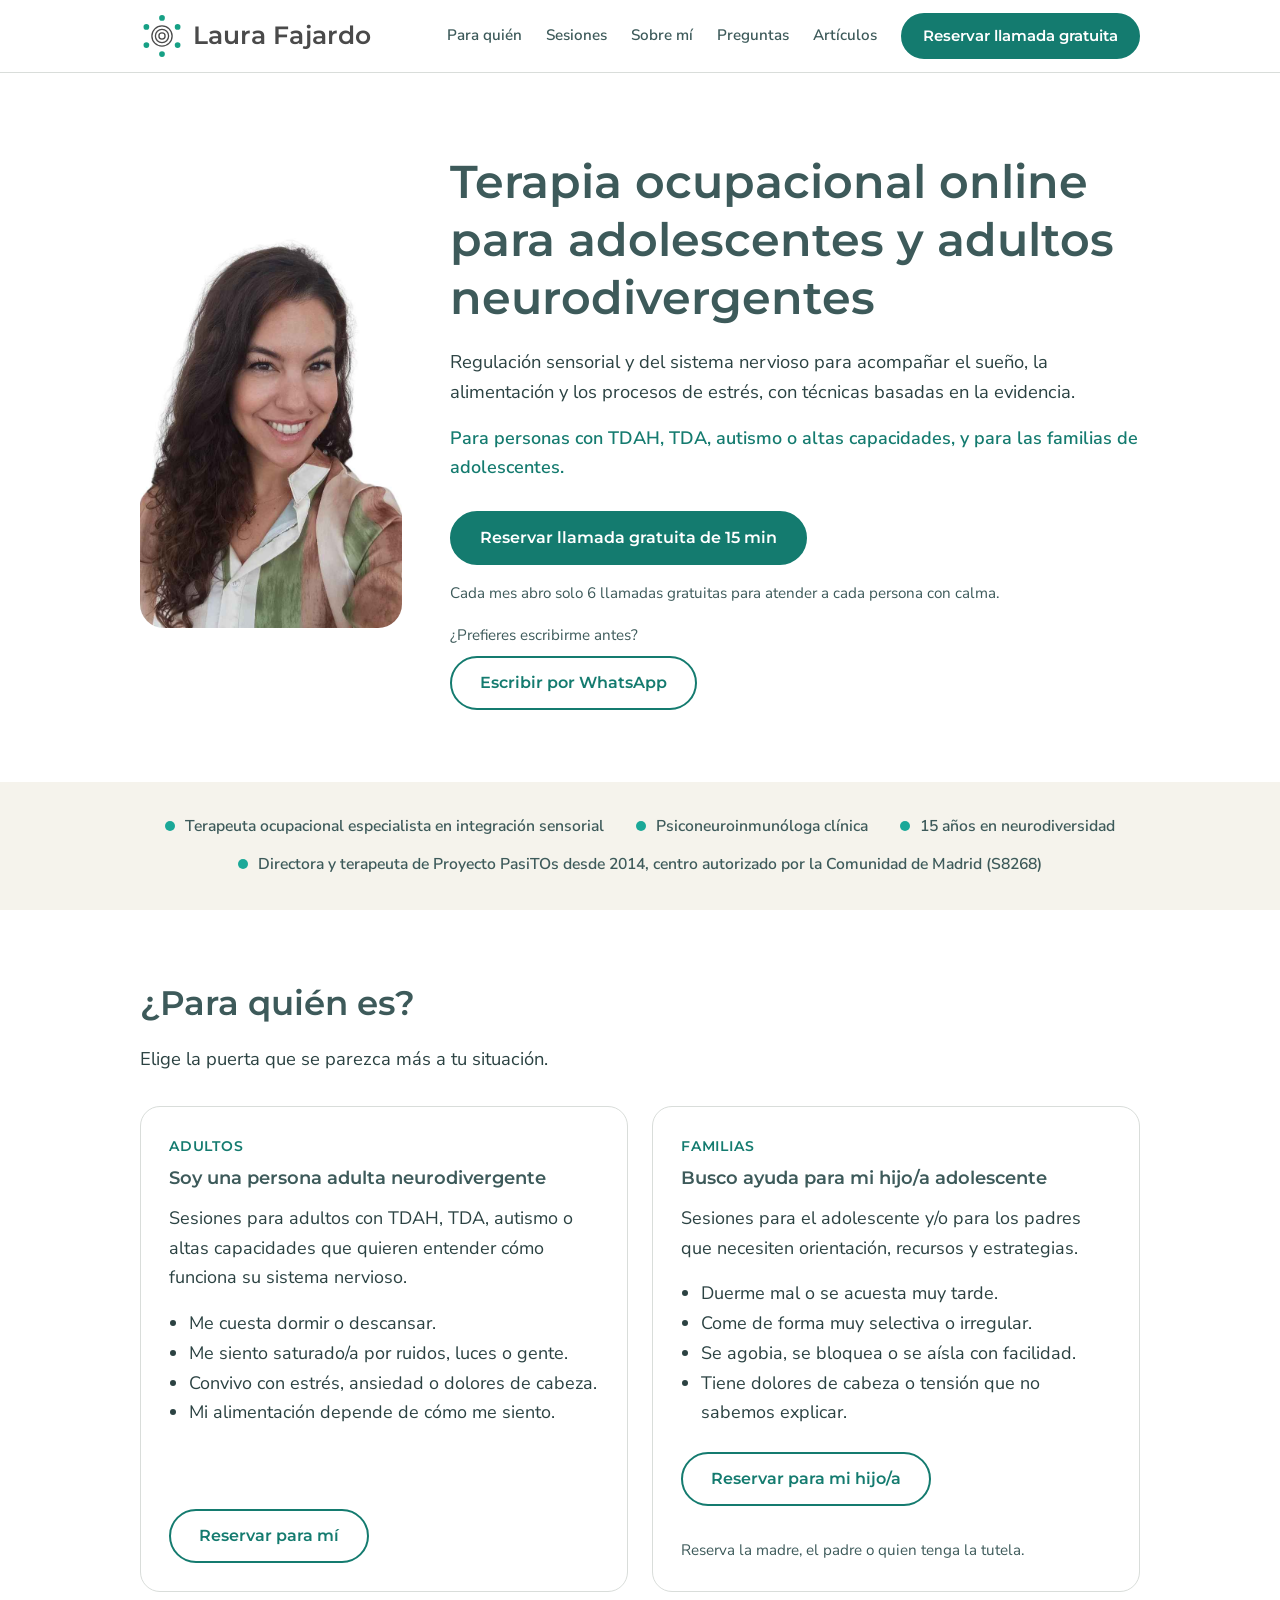
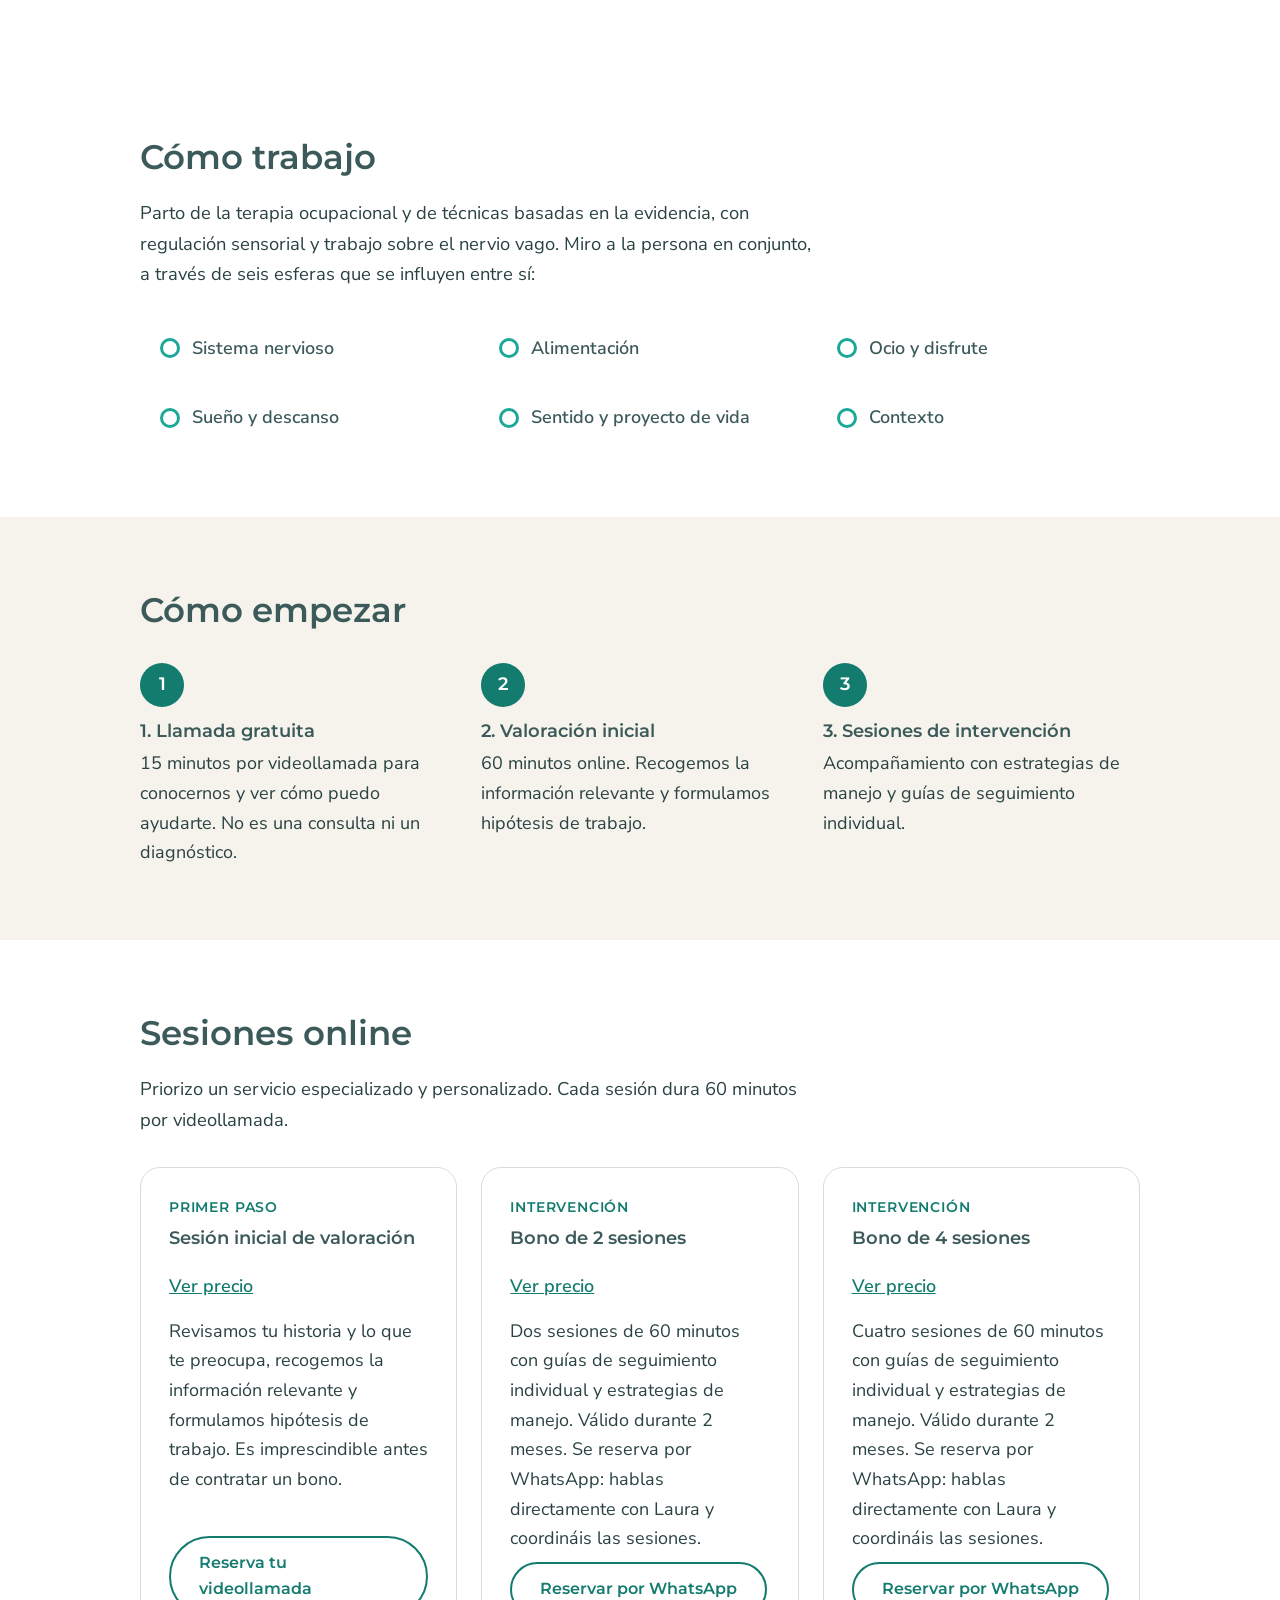
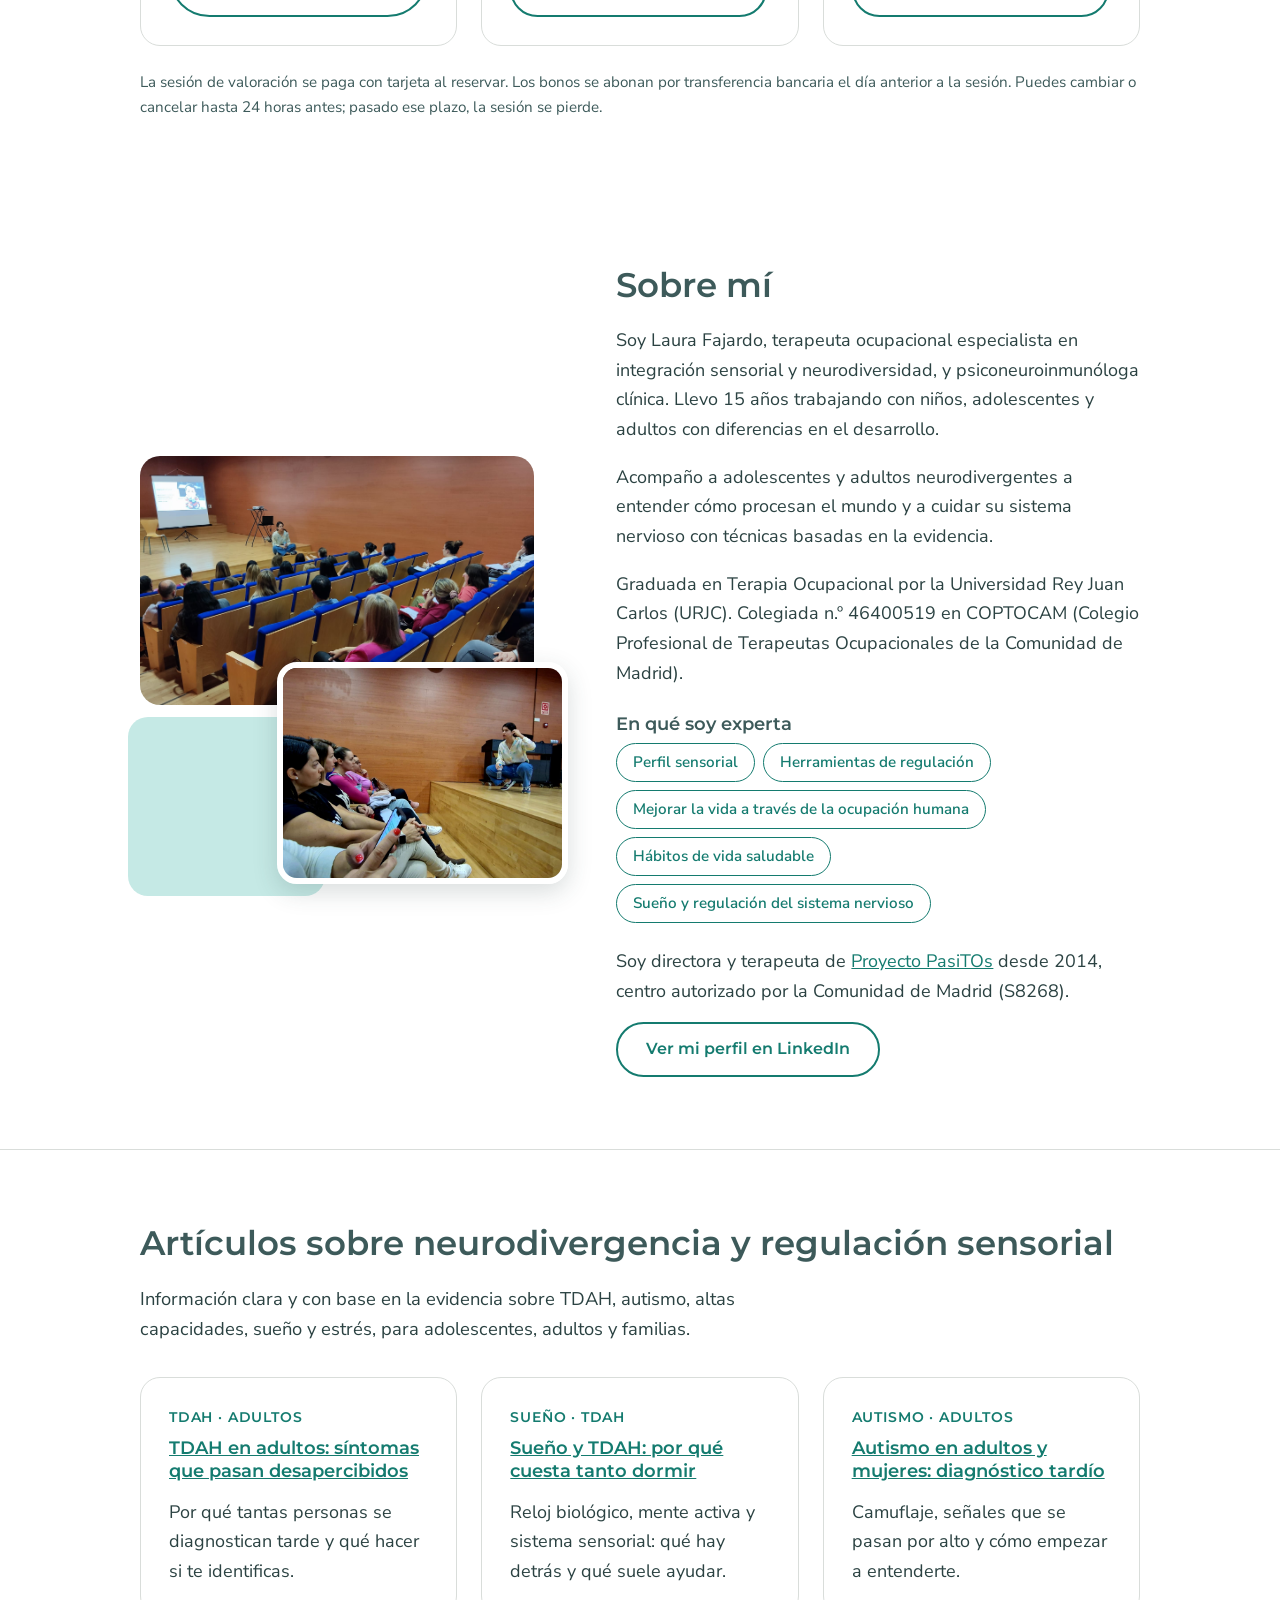
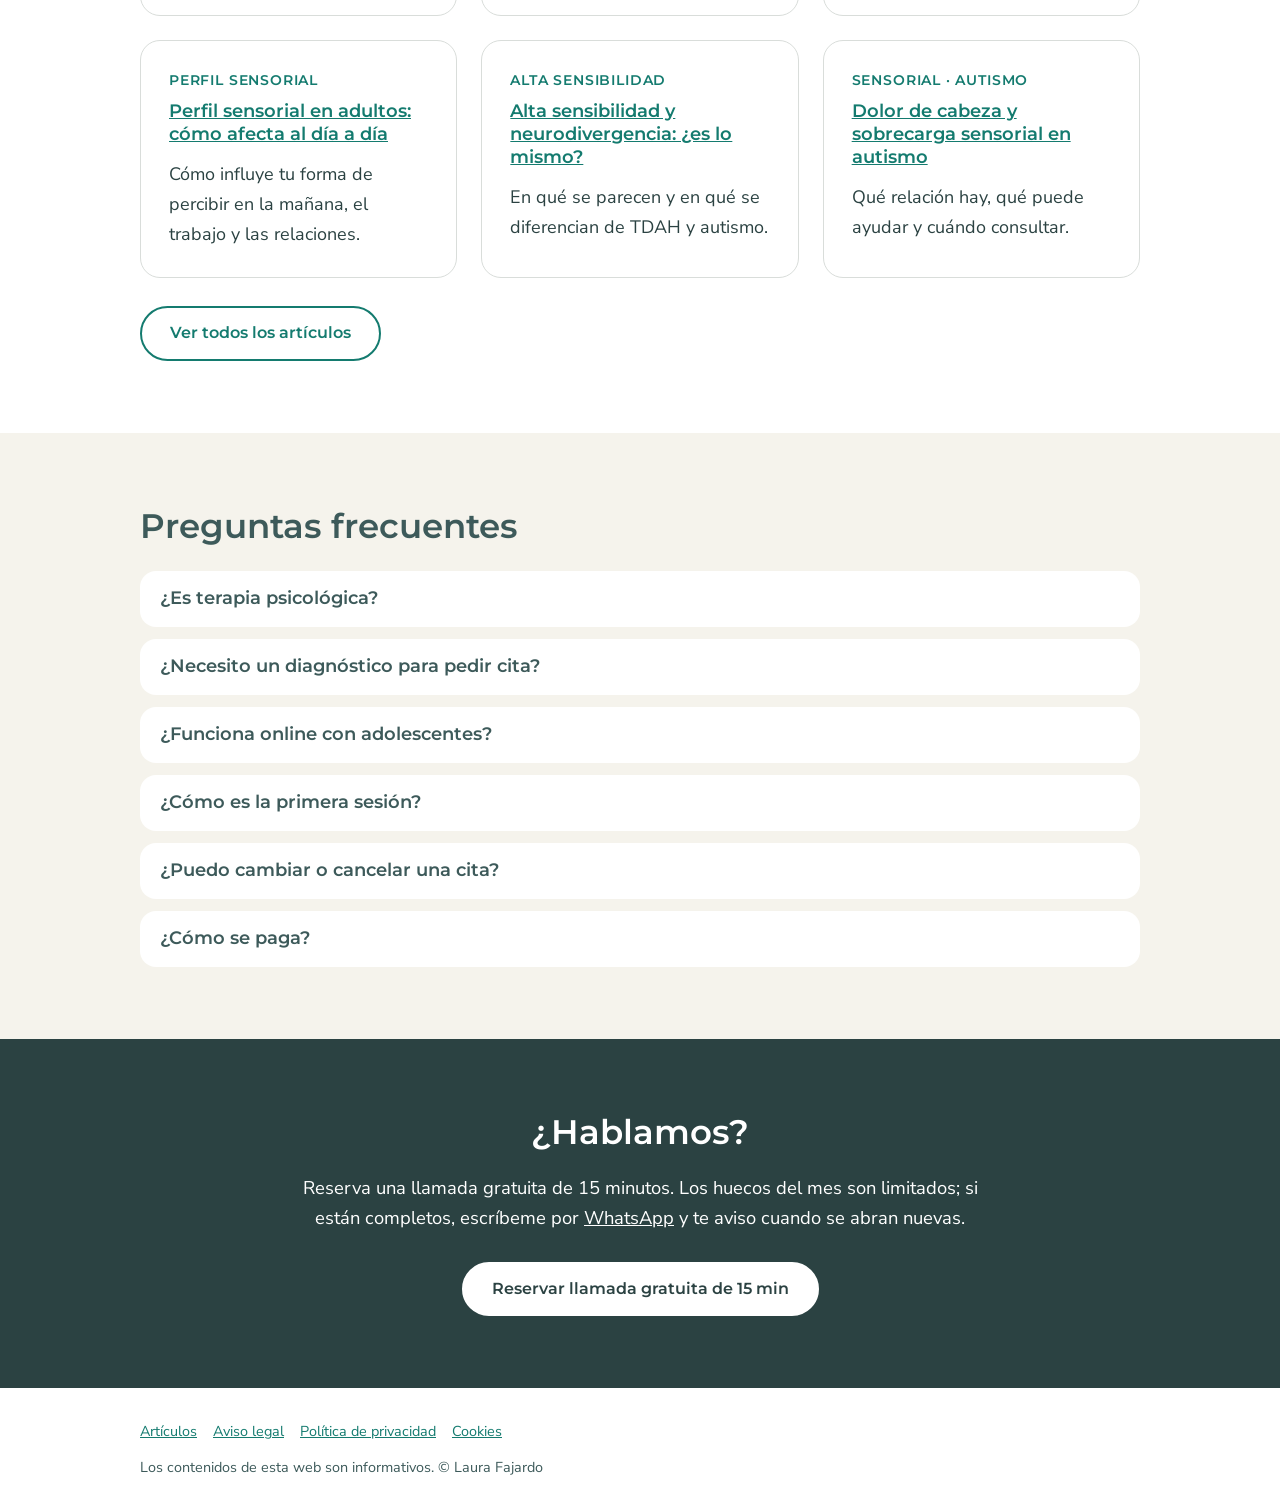
<file: index.html>
<!DOCTYPE html>
<html lang="es">
<head>
<meta charset="UTF-8">
<meta name="viewport" content="width=device-width, initial-scale=1.0">
<title>Terapia ocupacional online neurodivergentes | Laura Fajardo</title>
<meta name="description" content="Terapeuta ocupacional online para adolescentes y adultos neurodivergentes. Regulación sensorial y del sistema nervioso. Reserva una llamada gratuita de 15 min.">
<meta name="author" content="Laura Fajardo">
<link rel="icon" href="marca/logo/favicon.svg" type="image/svg+xml">
<meta property="og:type" content="website">
<link rel="canonical" href="https://www.laurafajardoto.com/">
<meta property="og:title" content="Terapia ocupacional online neurodivergentes | Laura Fajardo">
<meta property="og:url" content="https://www.laurafajardoto.com/">
<meta property="og:locale" content="es_ES">
<meta name="twitter:card" content="summary_large_image">
<meta property="og:description" content="Sesiones online de regulación sensorial y del sistema nervioso para adolescentes y adultos neurodivergentes.">
<meta property="og:image" content="https://www.laurafajardoto.com/marca/subir-a-github/og-laura-fajardo.jpg">
<link rel="preconnect" href="https://fonts.googleapis.com">
<link rel="preconnect" href="https://fonts.gstatic.com" crossorigin>
<link href="https://fonts.googleapis.com/css2?family=Montserrat:wght@500;600&family=Nunito+Sans:wght@400;600&display=swap" rel="stylesheet">
<style>
:root{
  --pizarra:#3D5A5A;
  --pizarra-profunda:#2B4242;
  --turquesa:#1BA898;
  --turquesa-profunda:#147B6F;
  --crema:#F5F3EC;
  --blanco:#fff;
  --borde:#D9DDDA;
}
*{margin:0;padding:0;box-sizing:border-box}
body{font-family:'Nunito Sans',system-ui,sans-serif;font-size:18px;line-height:1.65;color:var(--pizarra-profunda);background:var(--blanco)}
h1,h2,h3{font-family:'Montserrat',system-ui,sans-serif;font-weight:600;line-height:1.25;color:var(--pizarra)}
h1{font-size:clamp(1.9rem,4.5vw,2.9rem)}
h2{font-size:clamp(1.5rem,3vw,2.1rem);margin-bottom:.6em}
h3{font-size:1.15rem;margin-bottom:.4em}
p+p{margin-top:1em}
a{color:var(--turquesa-profunda)}
.wrap{max-width:1040px;margin:0 auto;padding:0 20px}
section{padding:72px 0}
.alt{background:var(--crema)}
.lead{font-size:1.15rem;max-width:62ch}
.center{text-align:center}
.center .lead{margin-inline:auto}

/* botones */
.btn{display:inline-flex;align-items:center;justify-content:center;min-height:48px;padding:12px 28px;border-radius:999px;font-family:'Montserrat',system-ui,sans-serif;font-weight:600;font-size:1rem;text-decoration:none;border:2px solid var(--turquesa-profunda);cursor:pointer}
.btn-p{background:var(--turquesa-profunda);color:#fff}
.btn-p:hover{background:var(--pizarra-profunda);border-color:var(--pizarra-profunda)}
.btn-s{background:transparent;color:var(--turquesa-profunda)}
.btn-s:hover{background:var(--turquesa-profunda);color:#fff}
:focus-visible{outline:3px solid var(--pizarra);outline-offset:3px}

/* cabecera */
header{position:sticky;top:0;z-index:10;background:var(--blanco);border-bottom:1px solid var(--borde)}
.bar{display:flex;align-items:center;justify-content:space-between;gap:16px;min-height:72px}
.logo{height:44px;width:auto;display:block}
nav ul{display:flex;gap:24px;list-style:none;align-items:center}
nav a:not(.btn){color:var(--pizarra);text-decoration:none;font-weight:600;font-size:.95rem;padding:10px 0;display:inline-block}
nav a:not(.btn):hover{color:var(--turquesa-profunda)}
nav .btn{min-height:44px;padding:8px 20px;font-size:.95rem}
@media(max-width:820px){nav{display:none}.bar{justify-content:center}}

/* hero */
.hero{padding:80px 0 72px}
.hero .wrap{display:grid;grid-template-columns:.55fr 1.45fr;gap:48px;align-items:center}
.hero p.lead{margin:20px 0 28px}
.acciones{display:flex;flex-wrap:wrap;gap:12px;align-items:center}
.escasez{margin-top:16px;font-size:.95rem;color:var(--pizarra)}
.hero img{order:-1;width:100%;max-width:300px;justify-self:center;border-radius:24px;display:block;height:auto}
@media(max-width:820px){.hero .wrap{grid-template-columns:1fr}.hero img{order:0;max-width:260px}}

/* tarjetas */
.dos,.tres{display:grid;gap:24px;margin-top:32px}
.dos{grid-template-columns:repeat(2,1fr)}
.tres{grid-template-columns:repeat(3,1fr)}
@media(max-width:820px){.dos,.tres{grid-template-columns:1fr}}
.card{background:var(--blanco);border:1px solid var(--borde);border-radius:20px;padding:28px;display:flex;flex-direction:column;align-items:flex-start;gap:8px}
.alt .card{border-color:transparent}
.card ul{margin:8px 0 16px 20px}
.card .btn{margin-top:auto}
.tag{font-family:'Montserrat',sans-serif;font-weight:600;font-size:.85rem;color:var(--turquesa-profunda);text-transform:uppercase;letter-spacing:.06em}
.precio{font-family:'Nunito Sans',sans-serif;font-weight:600;font-size:1.05rem;color:var(--pizarra)}
.precio small{font-size:.85rem;font-weight:400}

/* esferas */
.esferas{list-style:none;display:grid;grid-template-columns:repeat(3,1fr);gap:16px;margin-top:32px}
@media(max-width:820px){.esferas{grid-template-columns:repeat(2,1fr)}}
@media(max-width:480px){.esferas{grid-template-columns:1fr}}
.esferas li{display:flex;align-items:center;gap:12px;background:var(--blanco);border-radius:999px;padding:12px 20px;font-weight:600;color:var(--pizarra)}
.esferas li::before{content:"";width:14px;height:14px;border-radius:50%;border:3px solid var(--turquesa);flex:none}

/* pasos */
.pasos{list-style:none;display:grid;grid-template-columns:repeat(3,1fr);gap:24px;margin-top:32px;counter-reset:p}
@media(max-width:820px){.pasos{grid-template-columns:1fr}}
.pasos li{counter-increment:p}
.pasos li::before{content:counter(p);display:flex;align-items:center;justify-content:center;width:44px;height:44px;border-radius:50%;background:var(--turquesa-profunda);color:#fff;font-family:'Montserrat',sans-serif;font-weight:600;margin-bottom:12px}

.nota{font-size:.95rem;color:var(--pizarra);margin-top:24px}
.sobre{display:grid;grid-template-columns:.9fr 1.1fr;gap:48px;align-items:center}
.sobre img{width:100%;height:auto;border-radius:24px;display:block}
@media(max-width:820px){.sobre{grid-template-columns:1fr}.sobre img{max-width:320px}}

.cierre{background:var(--pizarra-profunda);color:#fff}
.cierre h2{color:#fff}
.cierre .btn-p{background:#fff;color:var(--pizarra-profunda);border-color:#fff}
.cierre .btn-p:hover{background:var(--crema)}
footer{padding:32px 0;font-size:.9rem;color:var(--pizarra)}
footer a{margin-right:16px}
.respaldo{list-style:none;display:flex;flex-wrap:wrap;gap:12px 32px;justify-content:center;font-weight:600;color:var(--pizarra);font-size:.98rem}
.respaldo li::before{content:"";display:inline-block;width:10px;height:10px;border-radius:50%;background:var(--turquesa);margin-right:10px}
.expertia{list-style:none;display:flex;flex-wrap:wrap;gap:8px}
.expertia li{border:1px solid var(--turquesa-profunda);color:var(--turquesa-profunda);border-radius:999px;padding:6px 16px;font-size:.95rem;font-weight:600}
.ver-precio summary{min-height:44px;display:inline-flex;align-items:center;cursor:pointer;color:var(--turquesa-profunda);font-weight:600;text-decoration:underline}
.ver-precio .precio{margin-top:4px}
.collage{isolation:isolate;position:relative;aspect-ratio:1/1;width:100%}
.collage img{position:absolute;display:block;object-fit:cover;border-radius:20px}
.collage .c1{top:0;left:0;width:92%;height:58%}
.collage .c2{bottom:0;right:0;width:68%;height:52%;border:6px solid #fff;box-shadow:0 8px 24px rgba(43,66,66,.18)}
.collage::before{content:"";position:absolute;left:-12px;bottom:-12px;width:46%;height:42%;border-radius:20px;background:var(--turquesa);opacity:.25;z-index:-1}
@media(max-width:820px){.collage{max-width:480px}}
.faq{margin-top:24px;display:grid;gap:12px}
.faq details{background:var(--blanco);border-radius:16px;padding:4px 20px}
.faq summary{min-height:48px;display:flex;align-items:center;cursor:pointer;font-family:'Montserrat',sans-serif;font-weight:600;color:var(--pizarra)}
.faq p{padding:0 0 16px}
.perfiles{margin:-12px 0 28px;font-weight:600;color:var(--turquesa-profunda)}
.barra-movil{display:none}
@media(max-width:820px){.barra-movil{display:block;position:fixed;left:0;right:0;bottom:0;z-index:20;padding:10px 16px calc(10px + env(safe-area-inset-bottom));background:rgba(255,255,255,.96);border-top:1px solid var(--borde)}.barra-movil .btn{width:100%}body{padding-bottom:72px}}
</style>
<script type="application/ld+json">
{"@context":"https://schema.org","@type":"Person","name":"Laura Fajardo","jobTitle":"Terapeuta ocupacional especialista en integración sensorial y psiconeuroinmunóloga clínica","knowsAbout":["Integración sensorial","Neurodiversidad","Psiconeuroinmunología","Perfil sensorial","Regulación del sistema nervioso","Sueño","Ocupación humana","Hábitos de vida saludable"],"description":"Sesiones online de regulación sensorial y del sistema nervioso para adolescentes y adultos neurodivergentes.","alumniOf":{"@type":"CollegeOrUniversity","name":"Universidad Rey Juan Carlos"},"sameAs":["https://www.linkedin.com/in/laura-fajardo-horno-66b02122/"],"worksFor":{"@type":"Organization","name":"Proyecto PasiTOs","url":"https://www.proyectopasitos.es/"}}
</script>
<script type="application/ld+json">
{"@context": "https://schema.org", "@type": "FAQPage", "mainEntity": [{"@type": "Question", "name": "¿Es terapia psicológica?", "acceptedAnswer": {"@type": "Answer", "text": "No. Es terapia ocupacional: trabajo la regulación sensorial y del sistema nervioso y cómo tus rutinas (sueño, alimentación, descanso) influyen en tu día a día. No sustituyo a un psicólogo ni a un médico."}}, {"@type": "Question", "name": "¿Necesito un diagnóstico para pedir cita?", "acceptedAnswer": {"@type": "Answer", "text": "No. Puedes venir con un diagnóstico de TDAH, TDA, autismo, altas capacidades u otro, o sin él. En la valoración inicial recogemos tu historia y lo que te preocupa."}}, {"@type": "Question", "name": "¿Funciona online con adolescentes?", "acceptedAnswer": {"@type": "Answer", "text": "Sí. Las sesiones son por videollamada y se adaptan a cada edad. La reserva la hace un padre, una madre o quien tenga la tutela, y la sesión puede ser con el adolescente, con la familia o con ambos."}}, {"@type": "Question", "name": "¿Cómo es la primera sesión?", "acceptedAnswer": {"@type": "Answer", "text": "Dura 60 minutos. Revisamos tu historia, recogemos la información relevante y formulamos hipótesis de trabajo para decidir juntos los siguientes pasos."}}, {"@type": "Question", "name": "¿Puedo cambiar o cancelar una cita?", "acceptedAnswer": {"@type": "Answer", "text": "Sí, hasta 24 horas antes. Pasado ese plazo, la sesión se pierde."}}, {"@type": "Question", "name": "¿Cómo se paga?", "acceptedAnswer": {"@type": "Answer", "text": "La sesión de valoración se paga con tarjeta al reservar. Los bonos, por transferencia bancaria el día anterior a la sesión."}}]}
</script>
<script type="application/ld+json">
{"@context": "https://schema.org", "@type": "ProfessionalService", "name": "Laura Fajardo, terapeuta ocupacional", "url": "https://www.laurafajardoto.com/", "areaServed": "ES", "description": "Sesiones online de terapia ocupacional, regulación sensorial y del sistema nervioso para adolescentes y adultos neurodivergentes.", "founder": {"@type": "Person", "name": "Laura Fajardo"}, "serviceType": "Terapia ocupacional online"}
</script>
</head>
<body>

<header>
  <div class="wrap bar">
    <a href="#inicio" aria-label="Laura Fajardo, ir al inicio">
      <svg class="logo" xmlns="http://www.w3.org/2000/svg" viewBox="0 0 560 100" role="img" aria-label="Laura Fajardo">
        <g fill="none" stroke="#4a4a4a" stroke-width="3"><circle cx="50" cy="50" r="7"/><circle cx="50" cy="50" r="15"/><circle cx="50" cy="50" r="23"/></g>
        <g fill="#16a085"><circle cx="50" cy="9" r="6.5"/><circle cx="85.5" cy="29.5" r="6.5"/><circle cx="85.5" cy="70.5" r="6.5"/><circle cx="50" cy="91" r="6.5"/><circle cx="14.5" cy="70.5" r="6.5"/><circle cx="14.5" cy="29.5" r="6.5"/></g>
        <text x="120" y="68" font-family="Montserrat, Avenir Next, Segoe UI, Arial, sans-serif" font-size="56" font-weight="600" letter-spacing="0.5" fill="#4a4a4a">Laura Fajardo</text>
      </svg>
    </a>
    <nav aria-label="Principal">
      <ul>
        <li><a href="#para-quien">Para quién</a></li>
        <li><a href="#sesiones">Sesiones</a></li>
        <li><a href="#sobre-mi">Sobre mí</a></li>
        <li><a href="#preguntas">Preguntas</a></li>
        <li><a href="blog/">Artículos</a></li>
        <li><a class="btn btn-p" href="https://calendar.app.google/Lk1KQupNKWJ7DPoT9" target="_blank" rel="noopener">Reservar llamada gratuita</a></li>
      </ul>
    </nav>
  </div>
</header>

<main>

<section class="hero" id="inicio">
  <div class="wrap">
    <div>
      <h1>Terapia ocupacional online para adolescentes y adultos neurodivergentes</h1>
      <p class="lead">Regulación sensorial y del sistema nervioso para acompañar el sueño, la alimentación y los procesos de estrés, con técnicas basadas en la evidencia.</p>
      <p class="perfiles">Para personas con TDAH, TDA, autismo o altas capacidades, y para las familias de adolescentes.</p>
      <div class="acciones">
        <!-- CONFIRMAR: enlace real del calendario de reservas (Cal.com / Google Calendar) -->
        <a class="btn btn-p" id="reservar" href="https://calendar.app.google/Lk1KQupNKWJ7DPoT9" target="_blank" rel="noopener">Reservar llamada gratuita de 15 min</a>
      </div>
      <p class="escasez">Cada mes abro solo 6 llamadas gratuitas para atender a cada persona con calma.</p>
      <p class="escasez">¿Prefieres escribirme antes?</p>
      <p style="margin-top:8px"><a class="btn btn-s" href="https://wa.me/34613723272?text=Hola%20Laura%2C%20tengo%20una%20consulta%20antes%20de%20reservar." target="_blank" rel="noopener">Escribir por WhatsApp</a></p>
    </div>
    <img src="img/laura.jpg" alt="Laura Fajardo, terapeuta ocupacional especialista en integración sensorial" width="683" height="1024">
  </div>
</section>


<section class="alt" style="padding:32px 0" aria-label="Respaldo profesional">
  <div class="wrap">
    <ul class="respaldo">
      <li>Terapeuta ocupacional especialista en integración sensorial</li>
      <li>Psiconeuroinmunóloga clínica</li>
      <li>15 años en neurodiversidad</li>
      <li>Directora y terapeuta de Proyecto PasiTOs desde 2014, centro autorizado por la Comunidad de Madrid (S8268)</li>
      <!-- CONFIRMAR: nº de colegiada y colegio profesional; titulación y formación con entidad y año -->
    </ul>
  </div>
</section>

<section id="para-quien">
  <div class="wrap">
    <h2>¿Para quién es?</h2>
    <p class="lead">Elige la puerta que se parezca más a tu situación.</p>
    <div class="dos">
      <div class="card">
        <span class="tag">Adultos</span>
        <h3>Soy una persona adulta neurodivergente</h3>
        <p>Sesiones para adultos con TDAH, TDA, autismo o altas capacidades que quieren entender cómo funciona su sistema nervioso.</p>
        <ul>
          <li>Me cuesta dormir o descansar.</li>
          <li>Me siento saturado/a por ruidos, luces o gente.</li>
          <li>Convivo con estrés, ansiedad o dolores de cabeza.</li>
          <li>Mi alimentación depende de cómo me siento.</li>
        </ul>
        <a class="btn btn-s" href="https://calendar.app.google/Lk1KQupNKWJ7DPoT9" target="_blank" rel="noopener">Reservar para mí</a>
      </div>
      <div class="card">
        <span class="tag">Familias</span>
        <h3>Busco ayuda para mi hijo/a adolescente</h3>
        <p>Sesiones para el adolescente y/o para los padres que necesiten orientación, recursos y estrategias.</p>
        <ul>
          <li>Duerme mal o se acuesta muy tarde.</li>
          <li>Come de forma muy selectiva o irregular.</li>
          <li>Se agobia, se bloquea o se aísla con facilidad.</li>
          <li>Tiene dolores de cabeza o tensión que no sabemos explicar.</li>
        </ul>
        <a class="btn btn-s" href="https://calendar.app.google/Lk1KQupNKWJ7DPoT9" target="_blank" rel="noopener">Reservar para mi hijo/a</a>
        <p class="nota">Reserva la madre, el padre o quien tenga la tutela.</p>
      </div>
    </div>
  </div>
</section>

<section id="como-trabajo">
  <div class="wrap">
    <h2>Cómo trabajo</h2>
    <p class="lead">Parto de la terapia ocupacional y de técnicas basadas en la evidencia, con regulación sensorial y trabajo sobre el nervio vago. Miro a la persona en conjunto, a través de seis esferas que se influyen entre sí:</p>
    <ul class="esferas">
      <li>Sistema nervioso</li>
      <li>Alimentación</li>
      <li>Ocio y disfrute</li>
      <li>Sueño y descanso</li>
      <li>Sentido y proyecto de vida</li>
      <li>Contexto</li>
    </ul>
  </div>
</section>

<section class="alt" id="recorrido">
  <div class="wrap">
    <h2>Cómo empezar</h2>
    <ol class="pasos">
      <li>
        <h3>1. Llamada gratuita</h3>
        <p>15 minutos por videollamada para conocernos y ver cómo puedo ayudarte. No es una consulta ni un diagnóstico.</p>
      </li>
      <li>
        <h3>2. Valoración inicial</h3>
        <p>60 minutos online. Recogemos la información relevante y formulamos hipótesis de trabajo.</p>
      </li>
      <li>
        <h3>3. Sesiones de intervención</h3>
        <p>Acompañamiento con estrategias de manejo y guías de seguimiento individual.</p>
      </li>
    </ol>
  </div>
</section>

<section id="sesiones">
  <div class="wrap">
    <h2>Sesiones online</h2>
    <p class="lead">Priorizo un servicio especializado y personalizado. Cada sesión dura 60 minutos por videollamada.</p>
    <div class="tres">
      <div class="card">
        <span class="tag">Primer paso</span>
        <h3>Sesión inicial de valoración</h3>
        <details class="ver-precio"><summary>Ver precio</summary><p class="precio">100 €</p></details>
        <p>Revisamos tu historia y lo que te preocupa, recogemos la información relevante y formulamos hipótesis de trabajo. Es imprescindible antes de contratar un bono.</p>
        <a class="btn btn-s" href="https://cal.com/laura-fajardo-horno-dnnmfk/sesion-inicialvaloracion" target="_blank" rel="noopener">Reserva tu videollamada</a>
      </div>
      <div class="card">
        <span class="tag">Intervención</span>
        <h3>Bono de 2 sesiones</h3>
        <details class="ver-precio"><summary>Ver precio</summary><p class="precio">190 €</p></details>
        <p>Dos sesiones de 60 minutos con guías de seguimiento individual y estrategias de manejo. Válido durante 2 meses. Se reserva por WhatsApp: hablas directamente con Laura y coordináis las sesiones.</p>
        <a class="btn btn-s" href="https://wa.me/34613723272?text=Hola%20Laura%2C%20ya%20he%20hecho%20la%20valoraci%C3%B3n%20y%20quiero%20un%20bono." target="_blank" rel="noopener">Reservar por WhatsApp</a>
      </div>
      <div class="card">
        <span class="tag">Intervención</span>
        <h3>Bono de 4 sesiones</h3>
        <details class="ver-precio"><summary>Ver precio</summary><p class="precio">350 €</p></details>
        <p>Cuatro sesiones de 60 minutos con guías de seguimiento individual y estrategias de manejo. Válido durante 2 meses. Se reserva por WhatsApp: hablas directamente con Laura y coordináis las sesiones.</p>
        <a class="btn btn-s" href="https://wa.me/34613723272?text=Hola%20Laura%2C%20ya%20he%20hecho%20la%20valoraci%C3%B3n%20y%20quiero%20un%20bono." target="_blank" rel="noopener">Reservar por WhatsApp</a>
      </div>
    </div>
    <p class="nota">La sesión de valoración se paga con tarjeta al reservar. Los bonos se abonan por transferencia bancaria el día anterior a la sesión. Puedes cambiar o cancelar hasta 24 horas antes; pasado ese plazo, la sesión se pierde.</p>
  </div>
</section>

<section class="alt" id="guias" hidden>
  <div class="wrap">
    <h2>Guías para empezar por tu cuenta</h2>
    <p class="lead">Dos guías en PDF, claras y prácticas, para entender qué te pasa y probar estrategias en casa.</p>
    <div class="dos">
      <div class="card">
        <h3>Sobrecarga sensorial y dolor de cabeza: cómo entender lo que te pasa</h3>
        <p>Qué es la sobrecarga sensorial, cómo reconocerla y estrategias de regulación para el día a día.</p>
        <p class="precio">15 € <small>IVA incluido</small></p>
        <!-- CONFIRMAR: Payment Link de Stripe de la guía 1 -->
        <a class="btn btn-p" href="#stripe-guia-1">Comprar y descargar la guía</a>
      </div>
      <div class="card">
        <h3>Regulación del sistema nervioso: guía práctica</h3>
        <p>Cómo funciona, señales de desregulación y ejercicios sencillos basados en la evidencia.</p>
        <p class="precio">15 € <small>IVA incluido</small></p>
        <!-- CONFIRMAR: Payment Link de Stripe de la guía 2 -->
        <a class="btn btn-p" href="#stripe-guia-2">Comprar y descargar la guía</a>
      </div>
    </div>
    <p class="nota">Al comprar aceptas la descarga inmediata del contenido digital y renuncias al derecho de desistimiento.</p>
  </div>
</section>

<section id="sobre-mi">
  <div class="wrap sobre">
    <div class="collage">
      <img class="c1" src="img/laura2.jpeg" alt="Laura Fajardo impartiendo una ponencia sobre integración sensorial" width="2000" height="1125" loading="lazy">
      <img class="c2" src="img/laura1.jpeg" alt="Laura Fajardo durante una charla con familias y profesionales" width="1600" height="1200" loading="lazy">
    </div>
    <div>
      <h2>Sobre mí</h2>
      <p>Soy Laura Fajardo, terapeuta ocupacional especialista en integración sensorial y neurodiversidad, y psiconeuroinmunóloga clínica. Llevo 15 años trabajando con niños, adolescentes y adultos con diferencias en el desarrollo.</p>
      <p>Acompaño a adolescentes y adultos neurodivergentes a entender cómo procesan el mundo y a cuidar su sistema nervioso con técnicas basadas en la evidencia.</p>
      <p>Graduada en Terapia Ocupacional por la Universidad Rey Juan Carlos (URJC). Colegiada n.º 46400519 en COPTOCAM (Colegio Profesional de Terapeutas Ocupacionales de la Comunidad de Madrid).</p>
      <h3 style="margin-top:24px">En qué soy experta</h3>
      <ul class="expertia">
        <li>Perfil sensorial</li>
        <li>Herramientas de regulación</li>
        <li>Mejorar la vida a través de la ocupación humana</li>
        <li>Hábitos de vida saludable</li>
        <li>Sueño y regulación del sistema nervioso</li>
      </ul>
      <p style="margin-top:24px">Soy directora y terapeuta de <a href="https://www.proyectopasitos.es/" target="_blank" rel="noopener">Proyecto PasiTOs</a> desde 2014, centro autorizado por la Comunidad de Madrid (S8268).</p>
      <p style="margin-top:16px"><a class="btn btn-s" href="https://www.linkedin.com/in/laura-fajardo-horno-66b02122/" target="_blank" rel="noopener">Ver mi perfil en LinkedIn</a></p>
      <!-- CONFIRMAR: titulación, formación y número de colegiada antes de publicar -->
    </div>
  </div>
</section>

<section id="articulos" style="border-top:1px solid var(--borde)">
  <div class="wrap">
    <h2>Artículos sobre neurodivergencia y regulación sensorial</h2>
    <p class="lead">Información clara y con base en la evidencia sobre TDAH, autismo, altas capacidades, sueño y estrés, para adolescentes, adultos y familias.</p>
    <div class="tres">
      <div class="card">
        <span class="tag">TDAH · Adultos</span>
        <h3><a href="blog/tdah-adultos-senales.html">TDAH en adultos: síntomas que pasan desapercibidos</a></h3>
        <p>Por qué tantas personas se diagnostican tarde y qué hacer si te identificas.</p>
      </div>
      <div class="card">
        <span class="tag">Sueño · TDAH</span>
        <h3><a href="blog/sueno-tdah-adolescentes-adultos.html">Sueño y TDAH: por qué cuesta tanto dormir</a></h3>
        <p>Reloj biológico, mente activa y sistema sensorial: qué hay detrás y qué suele ayudar.</p>
      </div>
      <div class="card">
        <span class="tag">Autismo · Adultos</span>
        <h3><a href="blog/autismo-adultos-mujeres-diagnostico-tardio.html">Autismo en adultos y mujeres: diagnóstico tardío</a></h3>
        <p>Camuflaje, señales que se pasan por alto y cómo empezar a entenderte.</p>
      </div>
      <div class="card">
        <span class="tag">Perfil sensorial</span>
        <h3><a href="blog/perfil-sensorial-adultos-dia-a-dia.html">Perfil sensorial en adultos: cómo afecta al día a día</a></h3>
        <p>Cómo influye tu forma de percibir en la mañana, el trabajo y las relaciones.</p>
      </div>
      <div class="card">
        <span class="tag">Alta sensibilidad</span>
        <h3><a href="blog/alta-sensibilidad-neurodivergencia.html">Alta sensibilidad y neurodivergencia: ¿es lo mismo?</a></h3>
        <p>En qué se parecen y en qué se diferencian de TDAH y autismo.</p>
      </div>
      <div class="card">
        <span class="tag">Sensorial · Autismo</span>
        <h3><a href="blog/dolor-de-cabeza-sobrecarga-sensorial-autismo.html">Dolor de cabeza y sobrecarga sensorial en autismo</a></h3>
        <p>Qué relación hay, qué puede ayudar y cuándo consultar.</p>
      </div>
    </div>
    <p style="margin-top:28px"><a class="btn btn-s" href="blog/">Ver todos los artículos</a></p>
  </div>
</section>

<section class="alt" id="preguntas">
  <div class="wrap">
    <h2>Preguntas frecuentes</h2>
    <div class="faq">
      <details><summary>¿Es terapia psicológica?</summary><p>No. Es terapia ocupacional: trabajo la regulación sensorial y del sistema nervioso y cómo tus rutinas (sueño, alimentación, descanso) influyen en tu día a día. No sustituyo a un psicólogo ni a un médico.</p></details>
      <details><summary>¿Necesito un diagnóstico para pedir cita?</summary><p>No. Puedes venir con un diagnóstico de TDAH, autismo u otro, o sin él. En la valoración inicial recogemos tu historia y lo que te preocupa.</p></details>
      <details><summary>¿Funciona online con adolescentes?</summary><p>Sí. Las sesiones son por videollamada y se adaptan a cada edad. La reserva la hace un padre, una madre o quien tenga la tutela, y la sesión puede ser con el adolescente, con la familia o con ambos.</p></details>
      <details><summary>¿Cómo es la primera sesión?</summary><p>Dura 60 minutos. Revisamos tu historia, recogemos la información relevante y formulamos hipótesis de trabajo para decidir juntos los siguientes pasos.</p></details>
      <details><summary>¿Puedo cambiar o cancelar una cita?</summary><p>Sí, hasta 24 horas antes. Pasado ese plazo, la sesión se pierde.</p></details>
      <details><summary>¿Cómo se paga?</summary><p>La sesión de valoración se paga con tarjeta al reservar. Los bonos, por transferencia bancaria el día anterior a la sesión.</p></details>
    </div>
  </div>
</section>

<section class="cierre center" id="reservar-llamada">
  <div class="wrap">
    <h2>¿Hablamos?</h2>
    <p class="lead">Reserva una llamada gratuita de 15 minutos. Los huecos del mes son limitados; si están completos, escríbeme por <a href="https://wa.me/34613723272?text=Hola%20Laura%2C%20quiero%20apuntarme%20a%20la%20lista%20de%20espera%20de%20las%20llamadas%20gratuitas." target="_blank" rel="noopener" style="color:#fff">WhatsApp</a> y te aviso cuando se abran nuevas.</p>
    <p style="margin-top:28px"><a class="btn btn-p" href="https://calendar.app.google/Lk1KQupNKWJ7DPoT9" target="_blank" rel="noopener">Reservar llamada gratuita de 15 min</a></p>
    <!-- CONFIRMAR: sustituir por el enlace del calendario o incrustarlo aquí -->
  </div>
</section>

</main>

<div class="barra-movil"><a class="btn btn-p" href="https://calendar.app.google/Lk1KQupNKWJ7DPoT9" target="_blank" rel="noopener">Reservar llamada gratuita</a></div>

<footer>
  <div class="wrap">
    <p><a href="blog/">Artículos</a><a href="legal/aviso-legal.html">Aviso legal</a><a href="legal/politica-de-privacidad.html">Política de privacidad</a><a href="legal/politica-de-cookies.html">Cookies</a></p>
    <p style="margin-top:12px">Los contenidos de esta web son informativos. © Laura Fajardo</p>
  </div>
</footer>

</body>
</html>
</file>
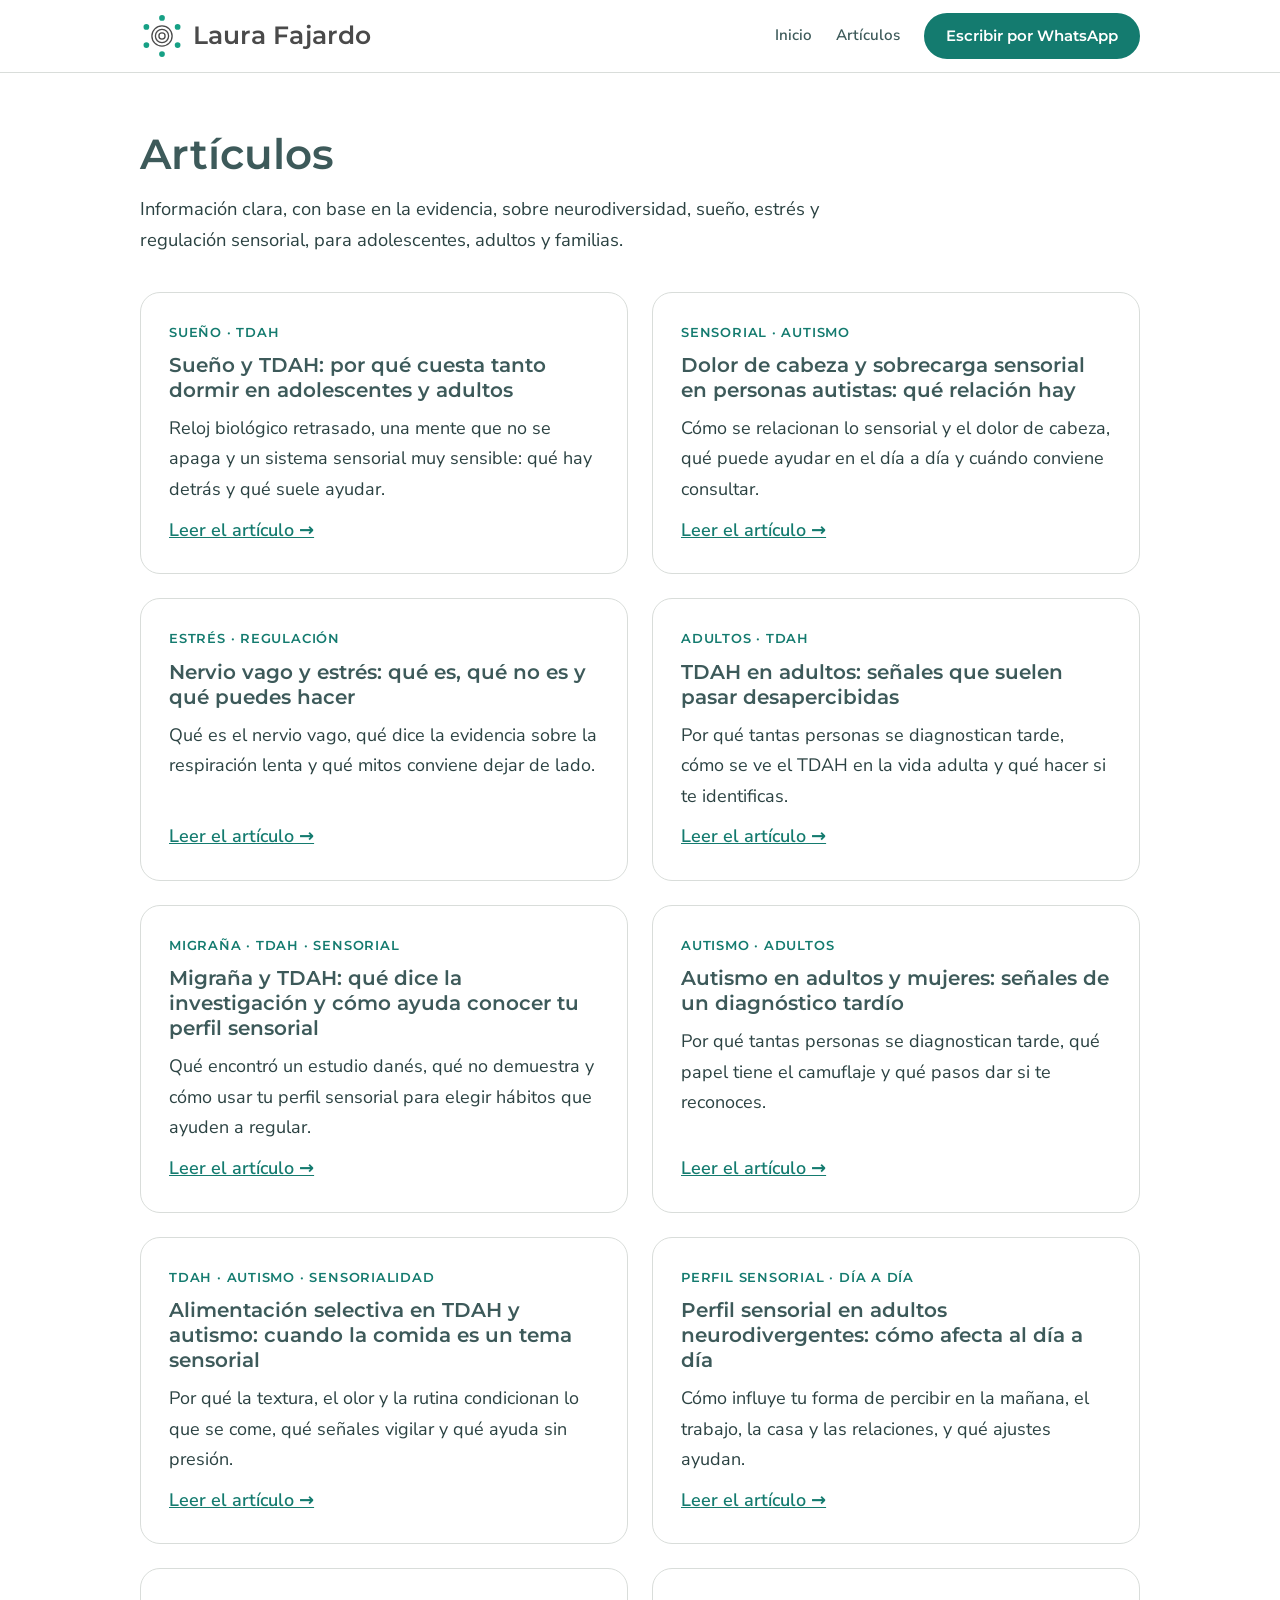
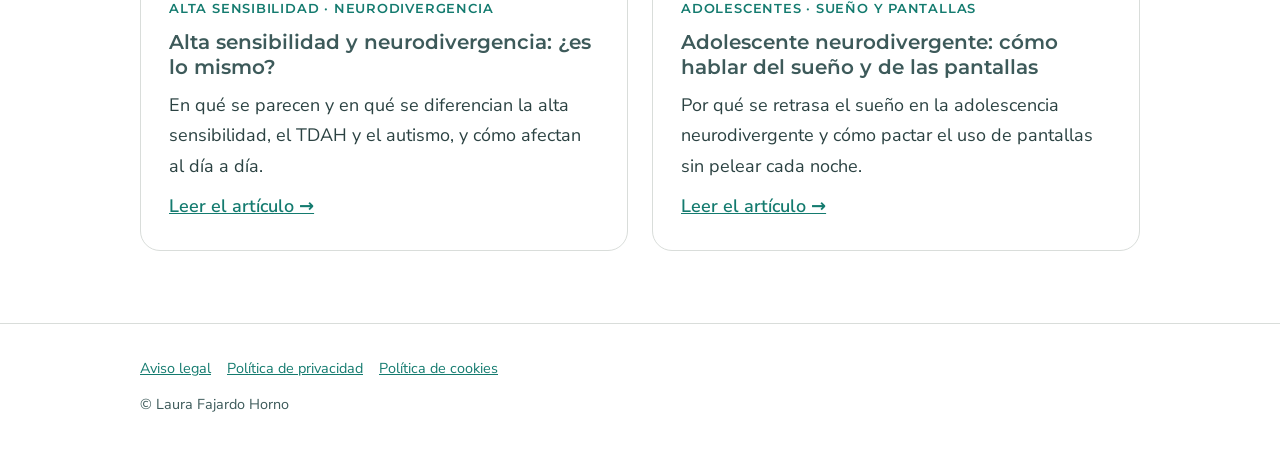
<file: blog/index.html>
<!DOCTYPE html>
<html lang="es">
<head>
<meta charset="UTF-8">
<meta name="viewport" content="width=device-width, initial-scale=1.0">
<title>Artículos sobre TDAH, autismo y regulación | Laura Fajardo</title>
<meta name="description" content="Artículos de Laura Fajardo, terapeuta ocupacional, sobre TDAH, autismo, altas capacidades, sueño, estrés y regulación sensorial, con base en la evidencia.">
<meta name="author" content="Laura Fajardo">
<link rel="canonical" href="https://www.laurafajardoto.com/blog/">
<link rel="icon" href="/marca/logo/favicon.svg" type="image/svg+xml">
<meta property="og:type" content="website">
<meta property="og:locale" content="es_ES">
<meta property="og:title" content="Artículos sobre TDAH, autismo y regulación | Laura Fajardo">
<meta property="og:description" content="TDAH, autismo, altas capacidades, sueño, estrés y regulación sensorial, explicados con claridad y con base en la evidencia.">
<meta property="og:url" content="https://www.laurafajardoto.com/blog/">
<meta property="og:image" content="https://www.laurafajardoto.com/marca/subir-a-github/og-laura-fajardo.jpg">
<meta name="twitter:card" content="summary_large_image">
<link rel="preconnect" href="https://fonts.googleapis.com">
<link rel="preconnect" href="https://fonts.gstatic.com" crossorigin>
<link href="https://fonts.googleapis.com/css2?family=Montserrat:wght@500;600&family=Nunito+Sans:wght@400;600&display=swap" rel="stylesheet">
<link rel="stylesheet" href="/blog/estilos.css">
</head>
<body>

<header>
  <div class="wrap bar">
    <a href="/" aria-label="Laura Fajardo, ir al inicio">
      <svg class="logo" xmlns="http://www.w3.org/2000/svg" viewBox="0 0 560 100" role="img" aria-label="Laura Fajardo">
        <g fill="none" stroke="#4a4a4a" stroke-width="3"><circle cx="50" cy="50" r="7"/><circle cx="50" cy="50" r="15"/><circle cx="50" cy="50" r="23"/></g>
        <g fill="#16a085"><circle cx="50" cy="9" r="6.5"/><circle cx="85.5" cy="29.5" r="6.5"/><circle cx="85.5" cy="70.5" r="6.5"/><circle cx="50" cy="91" r="6.5"/><circle cx="14.5" cy="70.5" r="6.5"/><circle cx="14.5" cy="29.5" r="6.5"/></g>
        <text x="120" y="68" font-family="Montserrat, Avenir Next, Segoe UI, Arial, sans-serif" font-size="56" font-weight="600" letter-spacing="0.5" fill="#4a4a4a">Laura Fajardo</text>
      </svg>
    </a>
    <nav aria-label="Principal">
      <ul>
        <li class="oculta-movil"><a href="/">Inicio</a></li>
        <li><a href="/blog/">Artículos</a></li>
        <li><a class="btn btn-p" href="https://wa.me/34613723272?text=Hola%20Laura%2C%20he%20visto%20tu%20web%20y%20me%20gustar%C3%ADa%20hablar%20contigo%20sobre%20las%20sesiones%20online." target="_blank" rel="noopener">Escribir por WhatsApp</a></li>
      </ul>
    </nav>
  </div>
</header>

<main>
<section class="listado">
  <div class="wrap">
    <h1>Artículos</h1>
    <p class="lead">Información clara, con base en la evidencia, sobre neurodiversidad, sueño, estrés y regulación sensorial, para adolescentes, adultos y familias.</p>
    <div class="tarjetas">
      <article class="tarjeta">
        <span class="tag">Sueño · TDAH</span>
        <h2><a href="/blog/sueno-tdah-adolescentes-adultos.html">Sueño y TDAH: por qué cuesta tanto dormir en adolescentes y adultos</a></h2>
        <p>Reloj biológico retrasado, una mente que no se apaga y un sistema sensorial muy sensible: qué hay detrás y qué suele ayudar.</p>
        <a class="mas" href="/blog/sueno-tdah-adolescentes-adultos.html">Leer el artículo →</a>
      </article>
      <article class="tarjeta">
        <span class="tag">Sensorial · Autismo</span>
        <h2><a href="/blog/dolor-de-cabeza-sobrecarga-sensorial-autismo.html">Dolor de cabeza y sobrecarga sensorial en personas autistas: qué relación hay</a></h2>
        <p>Cómo se relacionan lo sensorial y el dolor de cabeza, qué puede ayudar en el día a día y cuándo conviene consultar.</p>
        <a class="mas" href="/blog/dolor-de-cabeza-sobrecarga-sensorial-autismo.html">Leer el artículo →</a>
      </article>
      <article class="tarjeta">
        <span class="tag">Estrés · Regulación</span>
        <h2><a href="/blog/nervio-vago-estres-regulacion.html">Nervio vago y estrés: qué es, qué no es y qué puedes hacer</a></h2>
        <p>Qué es el nervio vago, qué dice la evidencia sobre la respiración lenta y qué mitos conviene dejar de lado.</p>
        <a class="mas" href="/blog/nervio-vago-estres-regulacion.html">Leer el artículo →</a>
      </article>
      <article class="tarjeta">
        <span class="tag">Adultos · TDAH</span>
        <h2><a href="/blog/tdah-adultos-senales.html">TDAH en adultos: señales que suelen pasar desapercibidas</a></h2>
        <p>Por qué tantas personas se diagnostican tarde, cómo se ve el TDAH en la vida adulta y qué hacer si te identificas.</p>
        <a class="mas" href="/blog/tdah-adultos-senales.html">Leer el artículo →</a>
      </article>
      <article class="tarjeta">
        <span class="tag">Migraña · TDAH · Sensorial</span>
        <h2><a href="/blog/migrana-tdah-regulacion-sensorial.html">Migraña y TDAH: qué dice la investigación y cómo ayuda conocer tu perfil sensorial</a></h2>
        <p>Qué encontró un estudio danés, qué no demuestra y cómo usar tu perfil sensorial para elegir hábitos que ayuden a regular.</p>
        <a class="mas" href="/blog/migrana-tdah-regulacion-sensorial.html">Leer el artículo →</a>
      </article>
      <article class="tarjeta">
        <span class="tag">Autismo · Adultos</span>
        <h2><a href="/blog/autismo-adultos-mujeres-diagnostico-tardio.html">Autismo en adultos y mujeres: señales de un diagnóstico tardío</a></h2>
        <p>Por qué tantas personas se diagnostican tarde, qué papel tiene el camuflaje y qué pasos dar si te reconoces.</p>
        <a class="mas" href="/blog/autismo-adultos-mujeres-diagnostico-tardio.html">Leer el artículo →</a>
      </article>
      <article class="tarjeta">
        <span class="tag">TDAH · Autismo · Sensorialidad</span>
        <h2><a href="/blog/alimentacion-selectiva-sensorialidad-tdah-autismo.html">Alimentación selectiva en TDAH y autismo: cuando la comida es un tema sensorial</a></h2>
        <p>Por qué la textura, el olor y la rutina condicionan lo que se come, qué señales vigilar y qué ayuda sin presión.</p>
        <a class="mas" href="/blog/alimentacion-selectiva-sensorialidad-tdah-autismo.html">Leer el artículo →</a>
      </article>
      <article class="tarjeta">
        <span class="tag">Perfil sensorial · Día a día</span>
        <h2><a href="/blog/perfil-sensorial-adultos-dia-a-dia.html">Perfil sensorial en adultos neurodivergentes: cómo afecta al día a día</a></h2>
        <p>Cómo influye tu forma de percibir en la mañana, el trabajo, la casa y las relaciones, y qué ajustes ayudan.</p>
        <a class="mas" href="/blog/perfil-sensorial-adultos-dia-a-dia.html">Leer el artículo →</a>
      </article>
      <article class="tarjeta">
        <span class="tag">Alta sensibilidad · Neurodivergencia</span>
        <h2><a href="/blog/alta-sensibilidad-neurodivergencia.html">Alta sensibilidad y neurodivergencia: ¿es lo mismo?</a></h2>
        <p>En qué se parecen y en qué se diferencian la alta sensibilidad, el TDAH y el autismo, y cómo afectan al día a día.</p>
        <a class="mas" href="/blog/alta-sensibilidad-neurodivergencia.html">Leer el artículo →</a>
      </article>
      <article class="tarjeta">
        <span class="tag">Adolescentes · Sueño y pantallas</span>
        <h2><a href="/blog/adolescente-neurodivergente-sueno-pantallas.html">Adolescente neurodivergente: cómo hablar del sueño y de las pantallas</a></h2>
        <p>Por qué se retrasa el sueño en la adolescencia neurodivergente y cómo pactar el uso de pantallas sin pelear cada noche.</p>
        <a class="mas" href="/blog/adolescente-neurodivergente-sueno-pantallas.html">Leer el artículo →</a>
      </article>
    </div>
  </div>
</section>
</main>

<footer>
  <div class="wrap">
    <a href="/legal/aviso-legal.html">Aviso legal</a><a href="/legal/politica-de-privacidad.html">Política de privacidad</a><a href="/legal/politica-de-cookies.html">Política de cookies</a>
    <p style="margin-top:12px">© Laura Fajardo Horno</p>
  </div>
</footer>

<div class="barra-movil"><a class="btn btn-p" href="https://wa.me/34613723272?text=Hola%20Laura%2C%20he%20visto%20tu%20web%20y%20me%20gustar%C3%ADa%20hablar%20contigo%20sobre%20las%20sesiones%20online." target="_blank" rel="noopener">Escribir por WhatsApp</a></div>
</body>
</html>
</file>
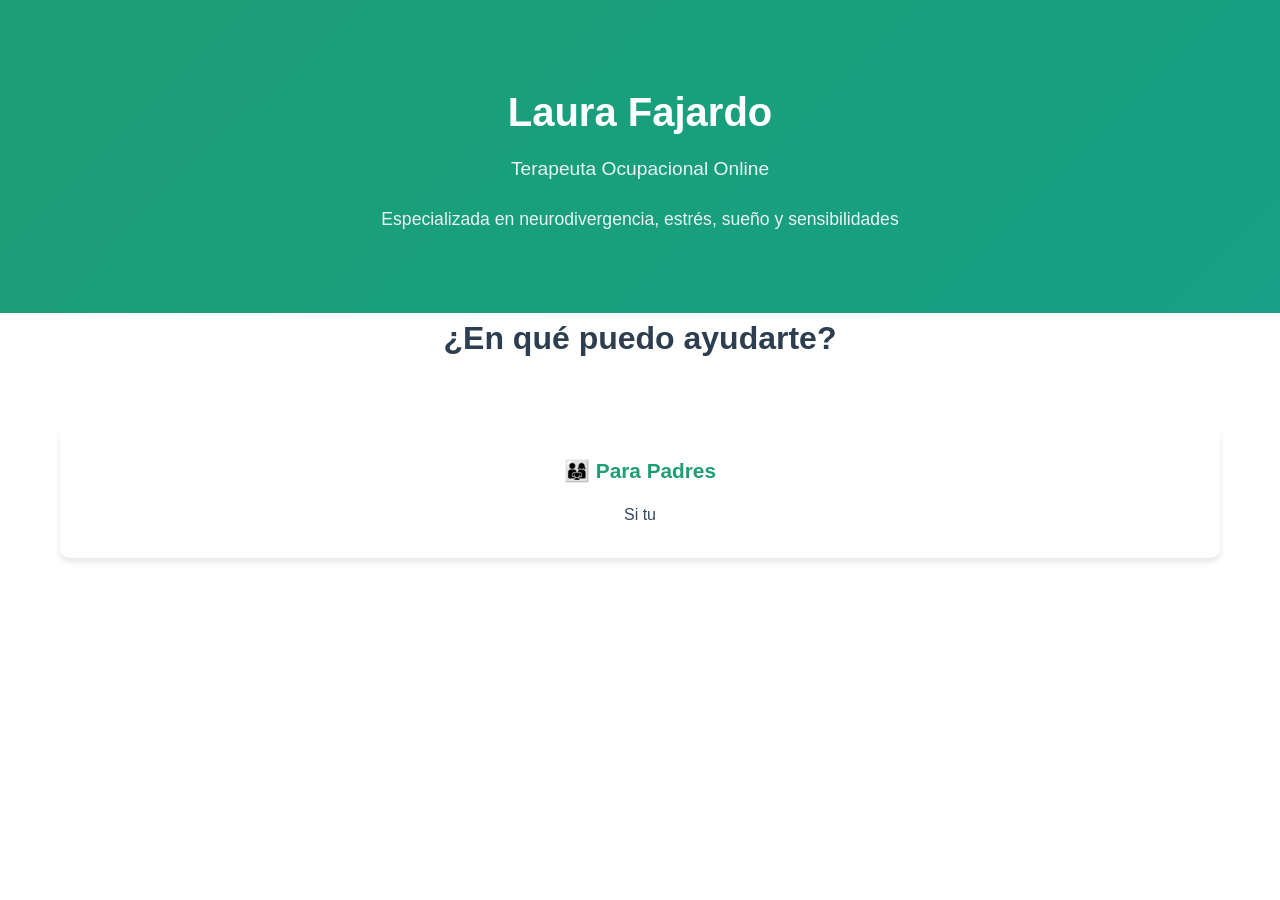
<file: intex.html>
<!DOCTYPE html>
<html lang="es">
<head>
    <meta charset="UTF-8">
    <meta name="viewport" content="width=device-width, initial-scale=1.0">
    <title>Laura Fajardo | Terapeuta Online para Neurodivergentes</title>
    <meta name="description" content="Sesiones online de terapia ocupacional + PNI para adolescentes (14+) y adultos (25-45). Especializada en migrañas, estrés, problemas de sueño y sobrecarga sensorial.">
    <style>
        * { margin: 0; padding: 0; box-sizing: border-box; }
        :root {
            --primary: #1d9e75;
            --secondary: #f39c12;
            --dark: #2c3e50;
            --light: #ecf0f1;
            --text: #34495e;
        }
        body {
            font-family: -apple-system, BlinkMacSystemFont, 'Segoe UI', Roboto, Oxygen, Ubuntu, sans-serif;
            line-height: 1.6;
            color: var(--text);
            background: #fff;
        }
        .container { max-width: 1200px; margin: 0 auto; padding: 0 20px; }
        header {
            background: linear-gradient(135deg, var(--primary) 0%, #16a085 100%);
            color: white;
            padding: 80px 20px;
            text-align: center;
        }
        header h1 { font-size: 2.5em; margin-bottom: 10px; }
        header p { font-size: 1.2em; opacity: 0.9; }
        .hero-subtitle { margin-top: 20px; font-size: 1.1em; }
        .cards { display: grid; grid-template-columns: repeat(auto-fit, minmax(280px, 1fr)); gap: 30px; margin: 60px 0; }
        .card {
            background: white;
            padding: 30px;
            border-radius: 10px;
            box-shadow: 0 4px 6px rgba(0,0,0,0.1);
            text-align: center;
            transition: transform 0.3s, box-shadow 0.3s;
        }
        .card:hover { transform: translateY(-5px); box-shadow: 0 8px 15px rgba(0,0,0,0.2); }
        .card h3 { color: var(--primary); margin-bottom: 15px; font-size: 1.3em; }
        .card p { color: var(--text); }
        section { padding: 60px 20px; }
        section h2 { font-size: 2em; text-align: center; color: var(--dark); margin-bottom: 40px; }
        .section-light { background: var(--light); }
        .testimonials { display: grid; grid-template-columns: repeat(auto-fit, minmax(250px, 1fr)); gap: 30px; }
        .testimonial { background: white; padding: 25px; border-left: 4px solid var(--primary); border-radius: 5px; }
        .testimonial p { font-style: italic; color: #555; margin-bottom: 10px; }
        .testimonial-author { font-weight: bold; color: var(--primary); }
        .faq-item { margin-bottom: 20px; border-bottom: 1px solid #ddd; }
        .faq-question { cursor: pointer; padding: 15px; background: var(--light); border-radius: 5px; font-weight: bold; display: flex; justify-content: space-between; }
        .faq-question:hover { background: #dce8e4; }
        .faq-answer { padding: 15px; display: none; }
        .faq-answer.active { display: block; }
        .btn {
            display: inline-block;
            background: var(--primary);
            color: white;
            padding: 15px 40px;
            border-radius: 5px;
            text-decoration: none;
            font-weight: bold;
            cursor: pointer;
            border: none;
            font-size: 1em;
            transition: background 0.3s;
        }
        .btn:hover { background: #16a085; }
        .btn-secondary { background: var(--secondary); }
        .btn-secondary:hover { background: #e67e22; }
        footer { background: var(--dark); color: white; text-align: center; padding: 30px; margin-top: 60px; }
        .about-list { list-style: none; margin: 30px 0; }
        .about-list li { padding: 10px 0; }
        .about-list li:before { content: "✓ "; color: var(--primary); font-weight: bold; margin-right: 10px; }
        @media (max-width: 768px) {
            header h1 { font-size: 1.8em; }
            .cards { grid-template-columns: 1fr; }
            section h2 { font-size: 1.5em; }
        }
    </style>
</head>
<body>
    <header>
        <div class="container">
            <h1>Laura Fajardo</h1>
            <p>Terapeuta Ocupacional Online</p>
            <p class="hero-subtitle">Especializada en neurodivergencia, estrés, sueño y sensibilidades</p>
        </div>
    </header>

    <section class="container">
        <h2>¿En qué puedo ayudarte?</h2>
        <div class="cards">
            <div class="card">
                <h3>👨‍👩‍👧 Para Padres</h3>
                <p>Si tu
</file>
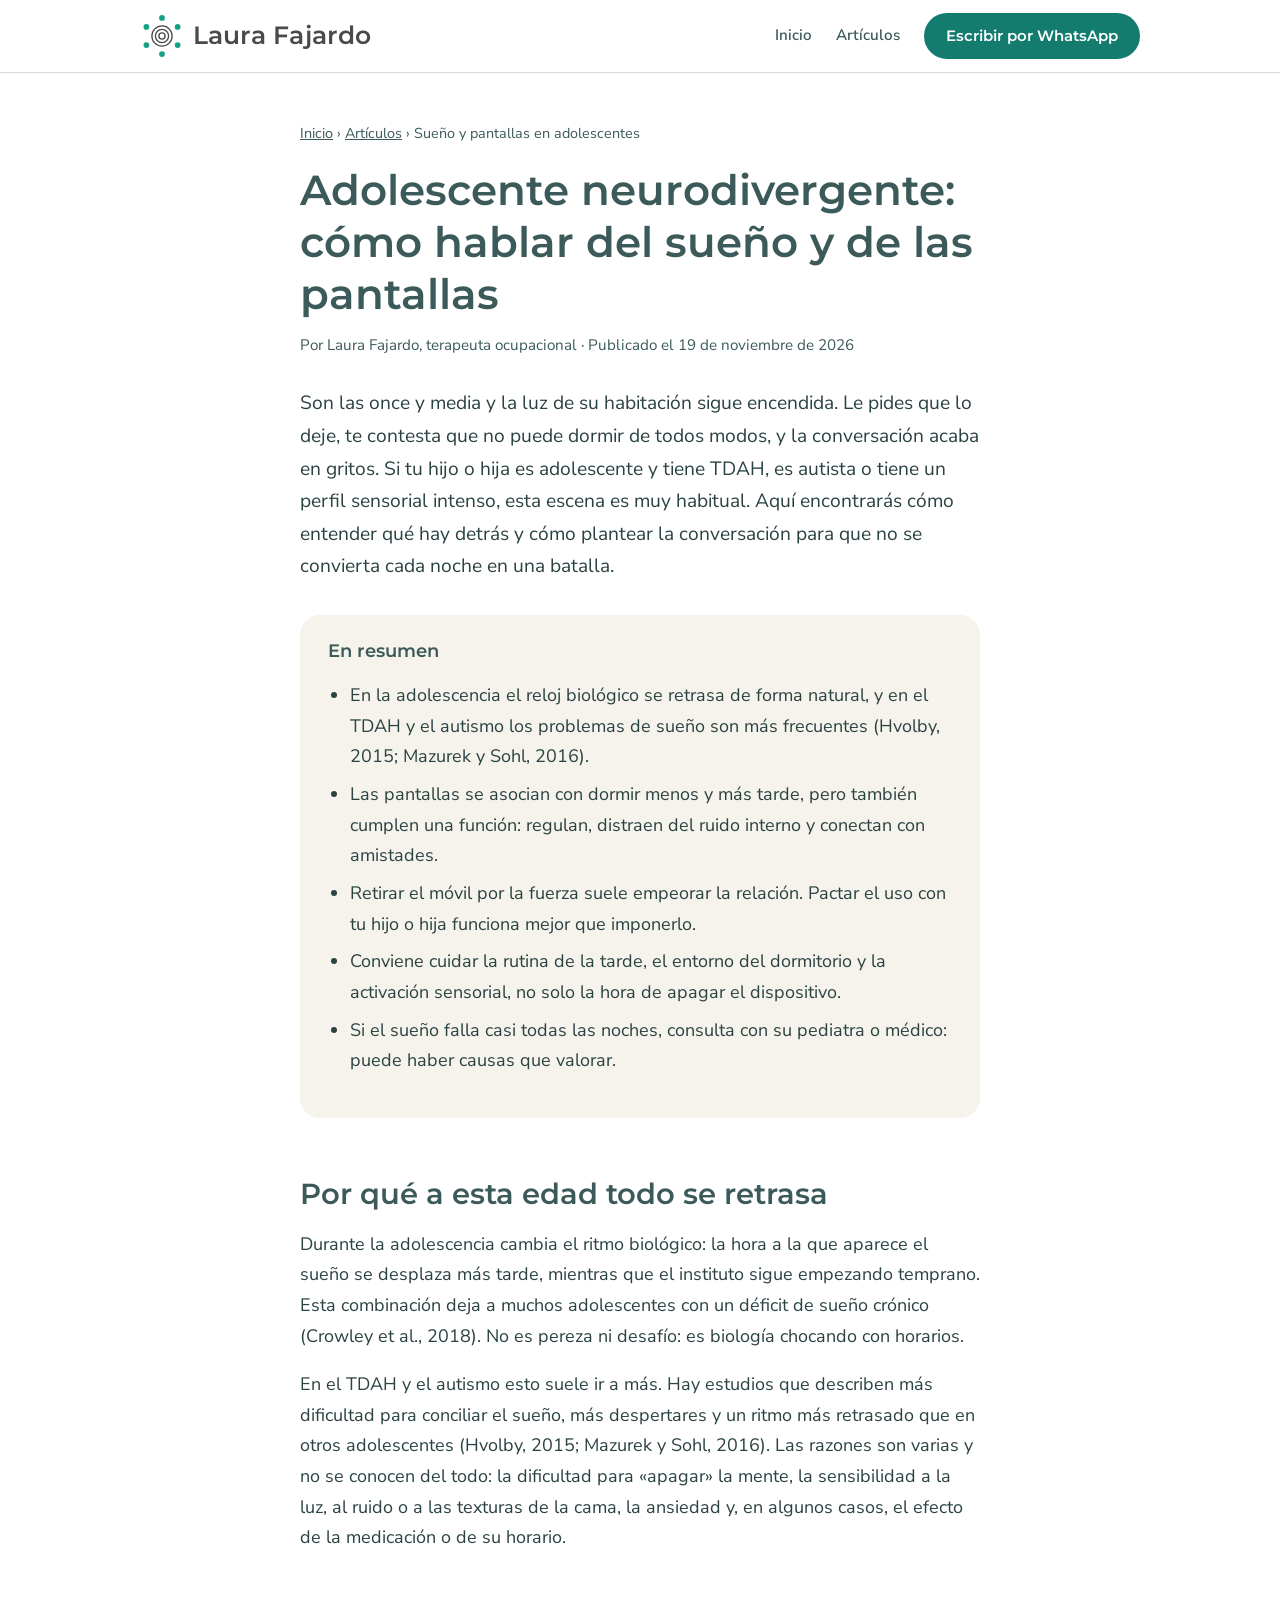
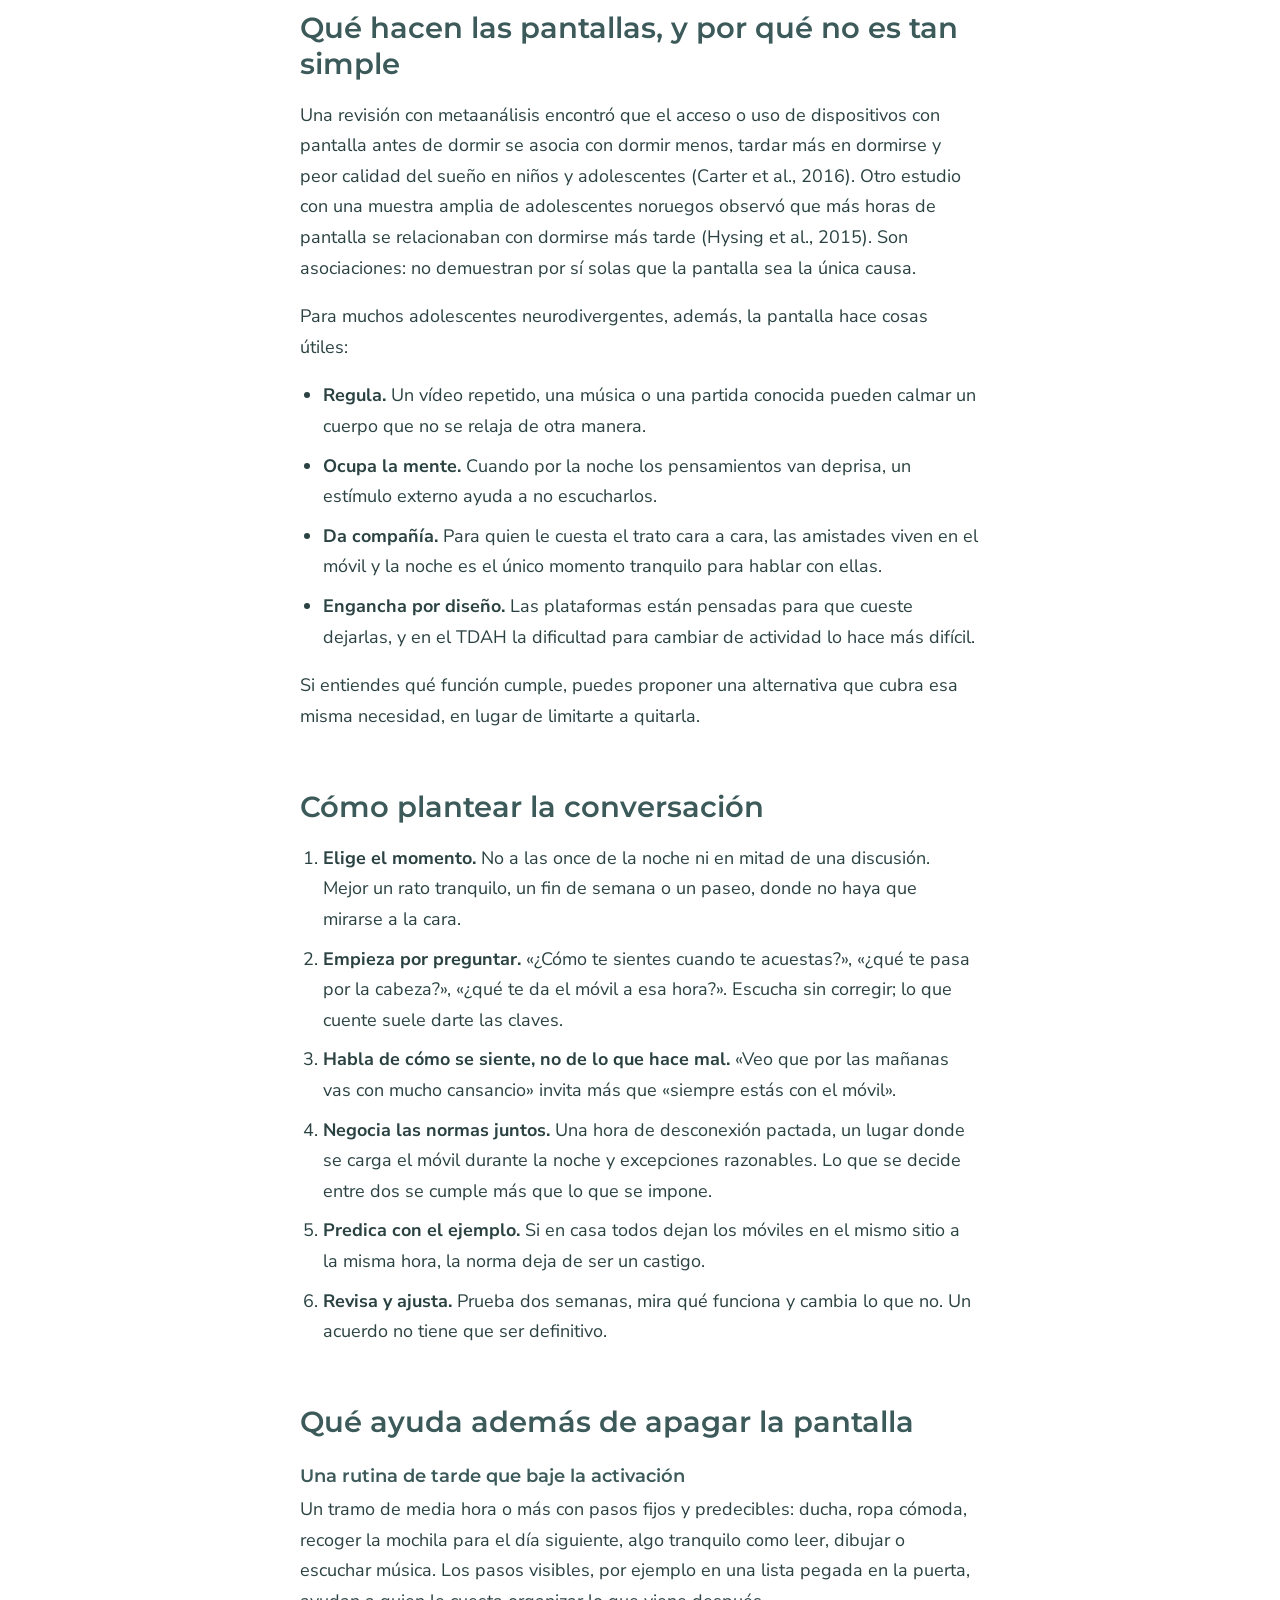
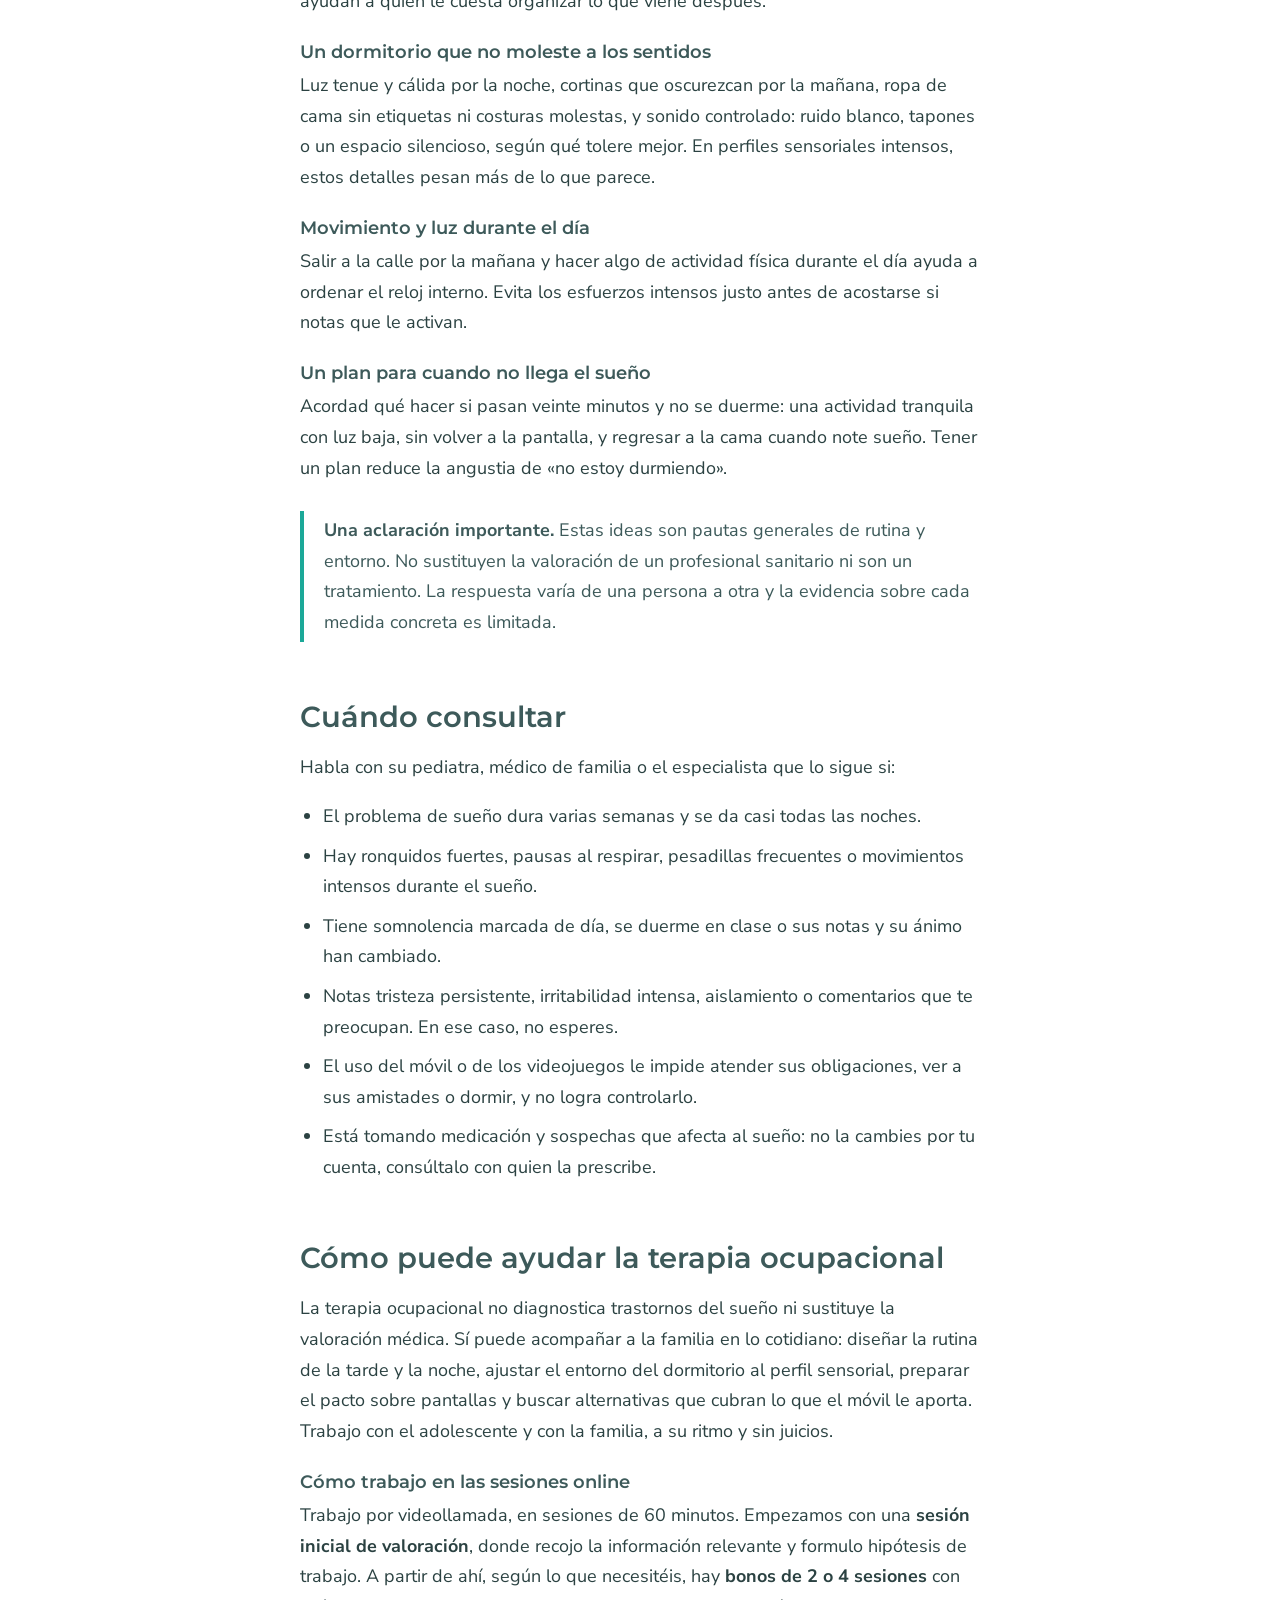
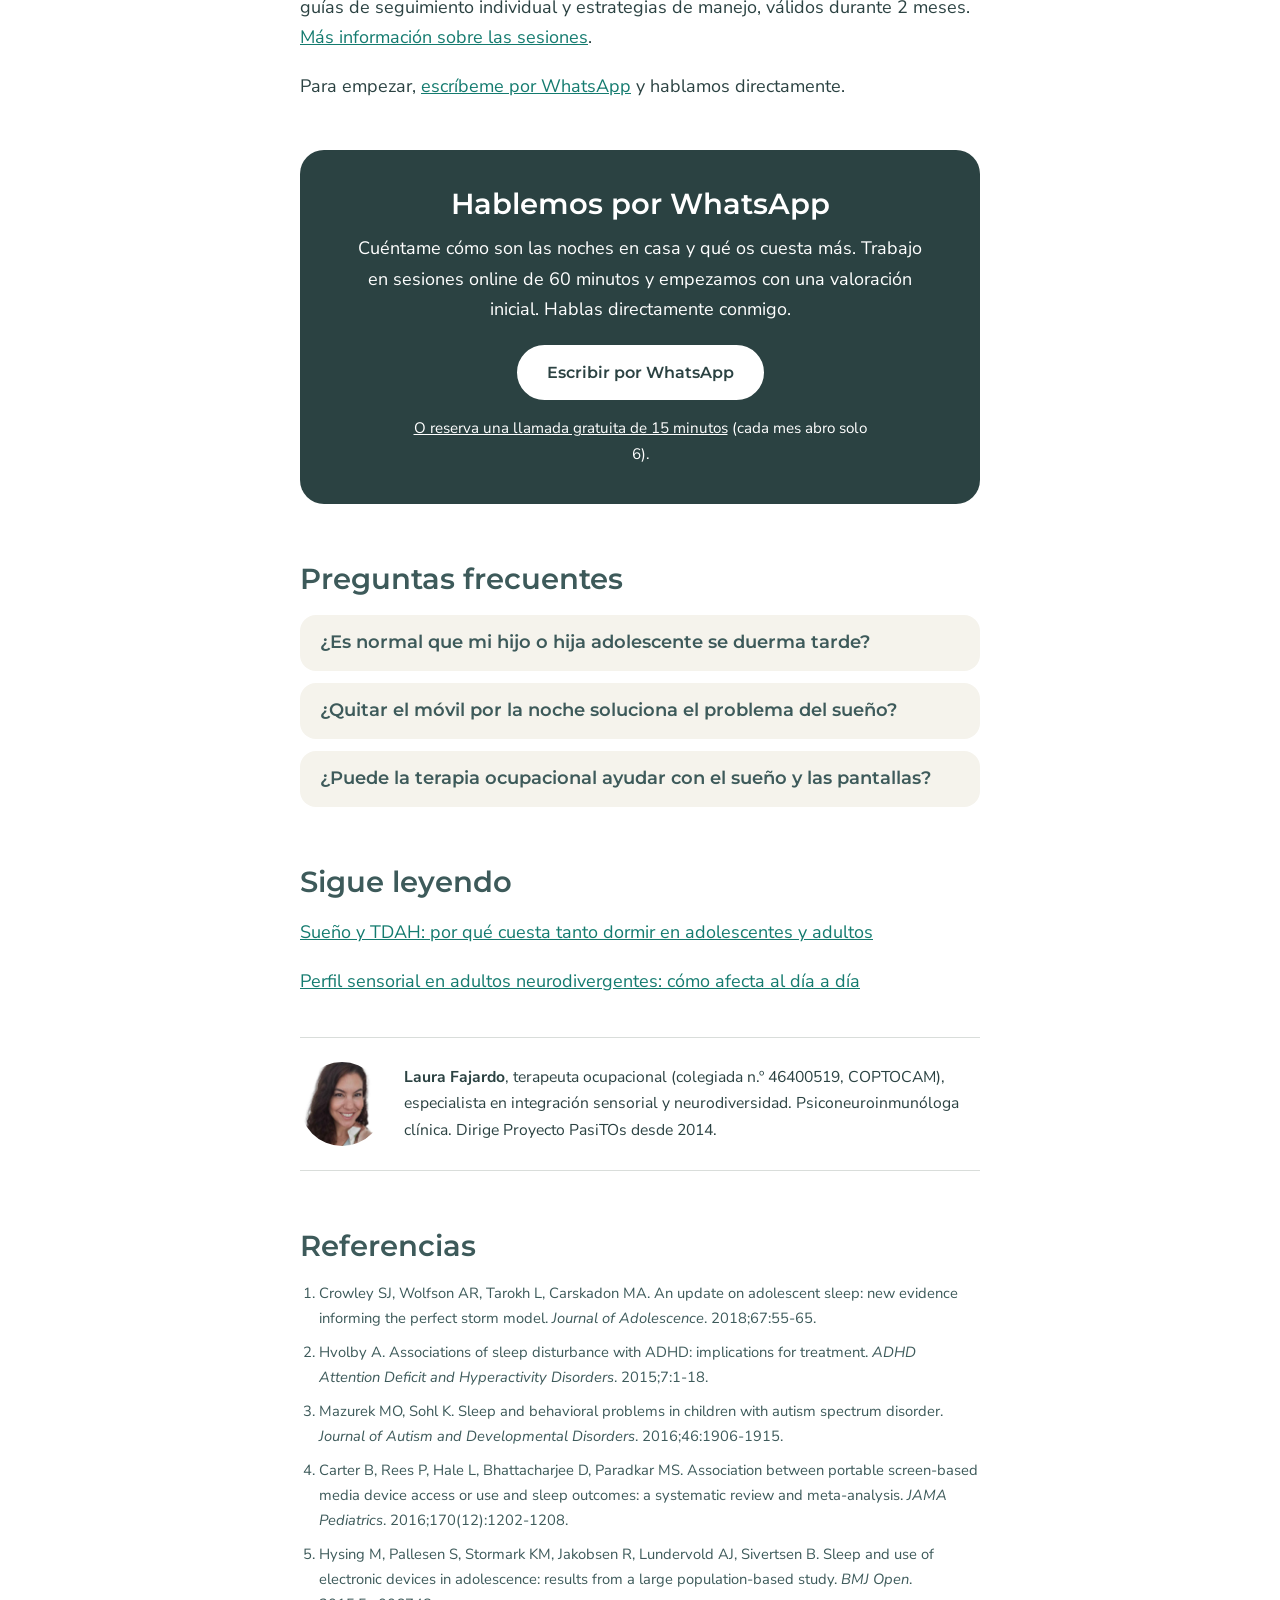
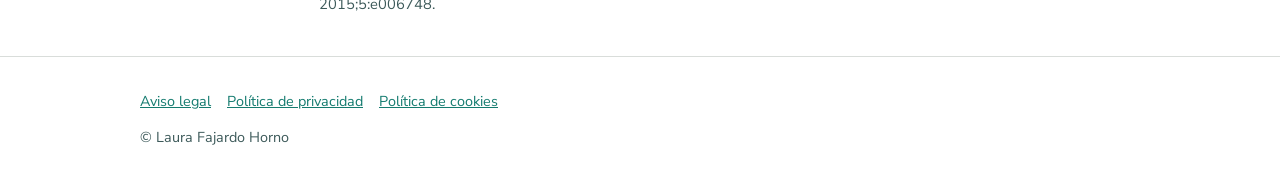
<file: blog/adolescente-neurodivergente-sueno-pantallas.html>
<!DOCTYPE html>
<html lang="es">
<head>
<meta charset="UTF-8">
<meta name="viewport" content="width=device-width, initial-scale=1.0">
<title>Adolescente neurodivergente: sueño y pantallas en casa</title>
<meta name="description" content="Cómo hablar con tu hijo o hija adolescente neurodivergente del sueño y las pantallas sin discusiones: qué influye, qué ayuda y cuándo consultar.">
<meta name="author" content="Laura Fajardo">
<link rel="canonical" href="https://www.laurafajardoto.com/blog/adolescente-neurodivergente-sueno-pantallas.html">
<link rel="icon" href="/marca/logo/favicon.svg" type="image/svg+xml">
<meta property="og:type" content="article">
<meta property="og:locale" content="es_ES">
<meta property="og:title" content="Adolescente neurodivergente: cómo hablar del sueño y de las pantallas">
<meta property="og:description" content="Sueño y pantallas en adolescentes con TDAH o autismo: cómo plantear la conversación en casa y qué ayuda.">
<meta property="og:url" content="https://www.laurafajardoto.com/blog/adolescente-neurodivergente-sueno-pantallas.html">
<meta property="og:image" content="https://www.laurafajardoto.com/marca/subir-a-github/og-laura-fajardo.jpg">
<meta name="twitter:card" content="summary_large_image">
<link rel="preconnect" href="https://fonts.googleapis.com">
<link rel="preconnect" href="https://fonts.gstatic.com" crossorigin>
<link href="https://fonts.googleapis.com/css2?family=Montserrat:wght@500;600&family=Nunito+Sans:wght@400;600&display=swap" rel="stylesheet">
<link rel="stylesheet" href="/blog/estilos.css">
<script type="application/ld+json">
{"@context":"https://schema.org","@type":"Article","headline":"Adolescente neurodivergente: cómo hablar del sueño y de las pantallas","description":"Cómo hablar con tu hijo o hija adolescente neurodivergente del sueño y las pantallas sin discusiones: qué influye, qué ayuda y cuándo consultar.","inLanguage":"es-ES","datePublished":"2026-11-19","dateModified":"2026-11-19","mainEntityOfPage":"https://www.laurafajardoto.com/blog/adolescente-neurodivergente-sueno-pantallas.html","image":"https://www.laurafajardoto.com/marca/subir-a-github/og-laura-fajardo.jpg","author":{"@type":"Person","name":"Laura Fajardo","jobTitle":"Terapeuta ocupacional","url":"https://www.laurafajardoto.com/"},"publisher":{"@type":"Person","name":"Laura Fajardo"}}
</script>
<script type="application/ld+json">
{"@context":"https://schema.org","@type":"FAQPage","mainEntity":[{"@type":"Question","name":"¿Es normal que mi hijo o hija adolescente se duerma tarde?","acceptedAnswer":{"@type":"Answer","text":"Sí. Durante la adolescencia el reloj biológico se retrasa de forma natural, y en el TDAH y el autismo ese retraso suele ser mayor. Aun así, si el sueño falla casi todas las noches y afecta al ánimo o al rendimiento, conviene comentarlo con su pediatra o médico."}},{"@type":"Question","name":"¿Quitar el móvil por la noche soluciona el problema del sueño?","acceptedAnswer":{"@type":"Answer","text":"Reducir las pantallas antes de dormir puede ayudar, y algunos estudios lo asocian con dormir mejor. Pero retirarlo por la fuerza sin pactar suele aumentar el conflicto, y no resuelve otras causas como la activación mental, la ansiedad o la sensibilidad sensorial."}},{"@type":"Question","name":"¿Puede la terapia ocupacional ayudar con el sueño y las pantallas?","acceptedAnswer":{"@type":"Answer","text":"Puede acompañar a la familia en la rutina de la tarde y la noche, el entorno del dormitorio, la regulación sensorial y el pacto de uso de pantallas. No diagnostica trastornos del sueño ni sustituye la valoración médica cuando hace falta."}}]}
</script>
</head>
<body>

<header>
  <div class="wrap bar">
    <a href="/" aria-label="Laura Fajardo, ir al inicio">
      <svg class="logo" xmlns="http://www.w3.org/2000/svg" viewBox="0 0 560 100" role="img" aria-label="Laura Fajardo">
        <g fill="none" stroke="#4a4a4a" stroke-width="3"><circle cx="50" cy="50" r="7"/><circle cx="50" cy="50" r="15"/><circle cx="50" cy="50" r="23"/></g>
        <g fill="#16a085"><circle cx="50" cy="9" r="6.5"/><circle cx="85.5" cy="29.5" r="6.5"/><circle cx="85.5" cy="70.5" r="6.5"/><circle cx="50" cy="91" r="6.5"/><circle cx="14.5" cy="70.5" r="6.5"/><circle cx="14.5" cy="29.5" r="6.5"/></g>
        <text x="120" y="68" font-family="Montserrat, Avenir Next, Segoe UI, Arial, sans-serif" font-size="56" font-weight="600" letter-spacing="0.5" fill="#4a4a4a">Laura Fajardo</text>
      </svg>
    </a>
    <nav aria-label="Principal">
      <ul>
        <li class="oculta-movil"><a href="/">Inicio</a></li>
        <li><a href="/blog/">Artículos</a></li>
        <li><a class="btn btn-p" href="https://wa.me/34613723272?text=Hola%20Laura%2C%20he%20le%C3%ADdo%20tu%20art%C3%ADculo%20sobre%20sue%C3%B1o%20y%20pantallas%20en%20adolescentes%20neurodivergentes%20y%20me%20gustar%C3%ADa%20hablar%20contigo%20sobre%20las%20sesiones%20online." target="_blank" rel="noopener">Escribir por WhatsApp</a></li>
      </ul>
    </nav>
  </div>
</header>

<main>
<article>
  <div class="texto">
    <p class="migas"><a href="/">Inicio</a> › <a href="/blog/">Artículos</a> › Sueño y pantallas en adolescentes</p>
    <h1>Adolescente neurodivergente: cómo hablar del sueño y de las pantallas</h1>
    <p class="meta">Por Laura Fajardo, terapeuta ocupacional · Publicado el 19 de noviembre de 2026</p>

    <p class="entradilla">Son las once y media y la luz de su habitación sigue encendida. Le pides que lo deje, te contesta que no puede dormir de todos modos, y la conversación acaba en gritos. Si tu hijo o hija es adolescente y tiene TDAH, es autista o tiene un perfil sensorial intenso, esta escena es muy habitual. Aquí encontrarás cómo entender qué hay detrás y cómo plantear la conversación para que no se convierta cada noche en una batalla.</p>

    <div class="resumen">
      <h2>En resumen</h2>
      <ul>
        <li>En la adolescencia el reloj biológico se retrasa de forma natural, y en el TDAH y el autismo los problemas de sueño son más frecuentes (Hvolby, 2015; Mazurek y Sohl, 2016).</li>
        <li>Las pantallas se asocian con dormir menos y más tarde, pero también cumplen una función: regulan, distraen del ruido interno y conectan con amistades.</li>
        <li>Retirar el móvil por la fuerza suele empeorar la relación. Pactar el uso con tu hijo o hija funciona mejor que imponerlo.</li>
        <li>Conviene cuidar la rutina de la tarde, el entorno del dormitorio y la activación sensorial, no solo la hora de apagar el dispositivo.</li>
        <li>Si el sueño falla casi todas las noches, consulta con su pediatra o médico: puede haber causas que valorar.</li>
      </ul>
    </div>

    <h2>Por qué a esta edad todo se retrasa</h2>
    <p>Durante la adolescencia cambia el ritmo biológico: la hora a la que aparece el sueño se desplaza más tarde, mientras que el instituto sigue empezando temprano. Esta combinación deja a muchos adolescentes con un déficit de sueño crónico (Crowley et al., 2018). No es pereza ni desafío: es biología chocando con horarios.</p>
    <p>En el TDAH y el autismo esto suele ir a más. Hay estudios que describen más dificultad para conciliar el sueño, más despertares y un ritmo más retrasado que en otros adolescentes (Hvolby, 2015; Mazurek y Sohl, 2016). Las razones son varias y no se conocen del todo: la dificultad para «apagar» la mente, la sensibilidad a la luz, al ruido o a las texturas de la cama, la ansiedad y, en algunos casos, el efecto de la medicación o de su horario.</p>

    <h2>Qué hacen las pantallas, y por qué no es tan simple</h2>
    <p>Una revisión con metaanálisis encontró que el acceso o uso de dispositivos con pantalla antes de dormir se asocia con dormir menos, tardar más en dormirse y peor calidad del sueño en niños y adolescentes (Carter et al., 2016). Otro estudio con una muestra amplia de adolescentes noruegos observó que más horas de pantalla se relacionaban con dormirse más tarde (Hysing et al., 2015). Son asociaciones: no demuestran por sí solas que la pantalla sea la única causa.</p>
    <p>Para muchos adolescentes neurodivergentes, además, la pantalla hace cosas útiles:</p>
    <ul>
      <li><strong>Regula.</strong> Un vídeo repetido, una música o una partida conocida pueden calmar un cuerpo que no se relaja de otra manera.</li>
      <li><strong>Ocupa la mente.</strong> Cuando por la noche los pensamientos van deprisa, un estímulo externo ayuda a no escucharlos.</li>
      <li><strong>Da compañía.</strong> Para quien le cuesta el trato cara a cara, las amistades viven en el móvil y la noche es el único momento tranquilo para hablar con ellas.</li>
      <li><strong>Engancha por diseño.</strong> Las plataformas están pensadas para que cueste dejarlas, y en el TDAH la dificultad para cambiar de actividad lo hace más difícil.</li>
    </ul>
    <p>Si entiendes qué función cumple, puedes proponer una alternativa que cubra esa misma necesidad, en lugar de limitarte a quitarla.</p>

    <h2>Cómo plantear la conversación</h2>
    <ol>
      <li><strong>Elige el momento.</strong> No a las once de la noche ni en mitad de una discusión. Mejor un rato tranquilo, un fin de semana o un paseo, donde no haya que mirarse a la cara.</li>
      <li><strong>Empieza por preguntar.</strong> «¿Cómo te sientes cuando te acuestas?», «¿qué te pasa por la cabeza?», «¿qué te da el móvil a esa hora?». Escucha sin corregir; lo que cuente suele darte las claves.</li>
      <li><strong>Habla de cómo se siente, no de lo que hace mal.</strong> «Veo que por las mañanas vas con mucho cansancio» invita más que «siempre estás con el móvil».</li>
      <li><strong>Negocia las normas juntos.</strong> Una hora de desconexión pactada, un lugar donde se carga el móvil durante la noche y excepciones razonables. Lo que se decide entre dos se cumple más que lo que se impone.</li>
      <li><strong>Predica con el ejemplo.</strong> Si en casa todos dejan los móviles en el mismo sitio a la misma hora, la norma deja de ser un castigo.</li>
      <li><strong>Revisa y ajusta.</strong> Prueba dos semanas, mira qué funciona y cambia lo que no. Un acuerdo no tiene que ser definitivo.</li>
    </ol>

    <h2>Qué ayuda además de apagar la pantalla</h2>
    <h3>Una rutina de tarde que baje la activación</h3>
    <p>Un tramo de media hora o más con pasos fijos y predecibles: ducha, ropa cómoda, recoger la mochila para el día siguiente, algo tranquilo como leer, dibujar o escuchar música. Los pasos visibles, por ejemplo en una lista pegada en la puerta, ayudan a quien le cuesta organizar lo que viene después.</p>
    <h3>Un dormitorio que no moleste a los sentidos</h3>
    <p>Luz tenue y cálida por la noche, cortinas que oscurezcan por la mañana, ropa de cama sin etiquetas ni costuras molestas, y sonido controlado: ruido blanco, tapones o un espacio silencioso, según qué tolere mejor. En perfiles sensoriales intensos, estos detalles pesan más de lo que parece.</p>
    <h3>Movimiento y luz durante el día</h3>
    <p>Salir a la calle por la mañana y hacer algo de actividad física durante el día ayuda a ordenar el reloj interno. Evita los esfuerzos intensos justo antes de acostarse si notas que le activan.</p>
    <h3>Un plan para cuando no llega el sueño</h3>
    <p>Acordad qué hacer si pasan veinte minutos y no se duerme: una actividad tranquila con luz baja, sin volver a la pantalla, y regresar a la cama cuando note sueño. Tener un plan reduce la angustia de «no estoy durmiendo».</p>

    <div class="aviso">
      <p><strong>Una aclaración importante.</strong> Estas ideas son pautas generales de rutina y entorno. No sustituyen la valoración de un profesional sanitario ni son un tratamiento. La respuesta varía de una persona a otra y la evidencia sobre cada medida concreta es limitada.</p>
    </div>

    <h2>Cuándo consultar</h2>
    <p>Habla con su pediatra, médico de familia o el especialista que lo sigue si:</p>
    <ul>
      <li>El problema de sueño dura varias semanas y se da casi todas las noches.</li>
      <li>Hay ronquidos fuertes, pausas al respirar, pesadillas frecuentes o movimientos intensos durante el sueño.</li>
      <li>Tiene somnolencia marcada de día, se duerme en clase o sus notas y su ánimo han cambiado.</li>
      <li>Notas tristeza persistente, irritabilidad intensa, aislamiento o comentarios que te preocupan. En ese caso, no esperes.</li>
      <li>El uso del móvil o de los videojuegos le impide atender sus obligaciones, ver a sus amistades o dormir, y no logra controlarlo.</li>
      <li>Está tomando medicación y sospechas que afecta al sueño: no la cambies por tu cuenta, consúltalo con quien la prescribe.</li>
    </ul>

    <h2>Cómo puede ayudar la terapia ocupacional</h2>
    <p>La terapia ocupacional no diagnostica trastornos del sueño ni sustituye la valoración médica. Sí puede acompañar a la familia en lo cotidiano: diseñar la rutina de la tarde y la noche, ajustar el entorno del dormitorio al perfil sensorial, preparar el pacto sobre pantallas y buscar alternativas que cubran lo que el móvil le aporta. Trabajo con el adolescente y con la familia, a su ritmo y sin juicios.</p>
    <h3>Cómo trabajo en las sesiones online</h3>
    <p>Trabajo por videollamada, en sesiones de 60 minutos. Empezamos con una <strong>sesión inicial de valoración</strong>, donde recojo la información relevante y formulo hipótesis de trabajo. A partir de ahí, según lo que necesitéis, hay <strong>bonos de 2 o 4 sesiones</strong> con guías de seguimiento individual y estrategias de manejo, válidos durante 2 meses. <a href="/#sesiones">Más información sobre las sesiones</a>.</p>
    <p>Para empezar, <a href="https://wa.me/34613723272?text=Hola%20Laura%2C%20he%20le%C3%ADdo%20tu%20art%C3%ADculo%20sobre%20sue%C3%B1o%20y%20pantallas%20en%20adolescentes%20neurodivergentes%20y%20me%20gustar%C3%ADa%20hablar%20contigo%20sobre%20las%20sesiones%20online." target="_blank" rel="noopener">escríbeme por WhatsApp</a> y hablamos directamente.</p>

    <div class="cta">
      <h2>Hablemos por WhatsApp</h2>
      <p>Cuéntame cómo son las noches en casa y qué os cuesta más. Trabajo en sesiones online de 60 minutos y empezamos con una valoración inicial. Hablas directamente conmigo.</p>
      <a class="btn btn-p" href="https://wa.me/34613723272?text=Hola%20Laura%2C%20he%20le%C3%ADdo%20tu%20art%C3%ADculo%20sobre%20sue%C3%B1o%20y%20pantallas%20en%20adolescentes%20neurodivergentes%20y%20me%20gustar%C3%ADa%20hablar%20contigo%20sobre%20las%20sesiones%20online." target="_blank" rel="noopener">Escribir por WhatsApp</a>
      <p style="margin-top:16px;font-size:.95rem"><a href="https://calendar.app.google/Lk1KQupNKWJ7DPoT9" target="_blank" rel="noopener" style="color:#fff">O reserva una llamada gratuita de 15 minutos</a> (cada mes abro solo 6).</p>
    </div>

    <section class="faq" aria-label="Preguntas frecuentes">
      <h2>Preguntas frecuentes</h2>
      <details><summary>¿Es normal que mi hijo o hija adolescente se duerma tarde?</summary><p>Sí. Durante la adolescencia el reloj biológico se retrasa de forma natural, y en el TDAH y el autismo ese retraso suele ser mayor. Aun así, si el sueño falla casi todas las noches y afecta al ánimo o al rendimiento, conviene comentarlo con su pediatra o médico.</p></details>
      <details><summary>¿Quitar el móvil por la noche soluciona el problema del sueño?</summary><p>Reducir las pantallas antes de dormir puede ayudar, y algunos estudios lo asocian con dormir mejor. Pero retirarlo por la fuerza sin pactar suele aumentar el conflicto, y no resuelve otras causas como la activación mental, la ansiedad o la sensibilidad sensorial.</p></details>
      <details><summary>¿Puede la terapia ocupacional ayudar con el sueño y las pantallas?</summary><p>Puede acompañar a la familia en la rutina de la tarde y la noche, el entorno del dormitorio, la regulación sensorial y el pacto de uso de pantallas. No diagnostica trastornos del sueño ni sustituye la valoración médica cuando hace falta.</p></details>
    </section>

    <h2>Sigue leyendo</h2>
    <p><a href="/blog/sueno-tdah-adolescentes-adultos.html">Sueño y TDAH: por qué cuesta tanto dormir en adolescentes y adultos</a></p>
    <p><a href="/blog/perfil-sensorial-adultos-dia-a-dia.html">Perfil sensorial en adultos neurodivergentes: cómo afecta al día a día</a></p>

    <div class="autora">
      <img src="/img/laura.jpg" alt="Laura Fajardo" width="84" height="84" loading="lazy">
      <p><strong>Laura Fajardo</strong>, terapeuta ocupacional (colegiada n.º 46400519, COPTOCAM), especialista en integración sensorial y neurodiversidad. Psiconeuroinmunóloga clínica. Dirige Proyecto PasiTOs desde 2014.</p>
    </div>

    <h2>Referencias</h2>
    <!-- CONFIRMAR: revisar títulos, autores, años, volúmenes y páginas de las cinco referencias antes de dejar el artículo definitivo -->
    <ol class="refs">
      <li>Crowley SJ, Wolfson AR, Tarokh L, Carskadon MA. An update on adolescent sleep: new evidence informing the perfect storm model. <em>Journal of Adolescence</em>. 2018;67:55-65.</li>
      <li>Hvolby A. Associations of sleep disturbance with ADHD: implications for treatment. <em>ADHD Attention Deficit and Hyperactivity Disorders</em>. 2015;7:1-18.</li>
      <li>Mazurek MO, Sohl K. Sleep and behavioral problems in children with autism spectrum disorder. <em>Journal of Autism and Developmental Disorders</em>. 2016;46:1906-1915.</li>
      <li>Carter B, Rees P, Hale L, Bhattacharjee D, Paradkar MS. Association between portable screen-based media device access or use and sleep outcomes: a systematic review and meta-analysis. <em>JAMA Pediatrics</em>. 2016;170(12):1202-1208.</li>
      <li>Hysing M, Pallesen S, Stormark KM, Jakobsen R, Lundervold AJ, Sivertsen B. Sleep and use of electronic devices in adolescence: results from a large population-based study. <em>BMJ Open</em>. 2015;5:e006748.</li>
    </ol>
  </div>
</article>
</main>

<footer>
  <div class="wrap">
    <a href="/legal/aviso-legal.html">Aviso legal</a><a href="/legal/politica-de-privacidad.html">Política de privacidad</a><a href="/legal/politica-de-cookies.html">Política de cookies</a>
    <p style="margin-top:12px">© Laura Fajardo Horno</p>
  </div>
</footer>

<div class="barra-movil"><a class="btn btn-p" href="https://wa.me/34613723272?text=Hola%20Laura%2C%20he%20le%C3%ADdo%20tu%20art%C3%ADculo%20sobre%20sue%C3%B1o%20y%20pantallas%20en%20adolescentes%20neurodivergentes%20y%20me%20gustar%C3%ADa%20hablar%20contigo%20sobre%20las%20sesiones%20online." target="_blank" rel="noopener">Escribir por WhatsApp</a></div>
</body>
</html>
</file>
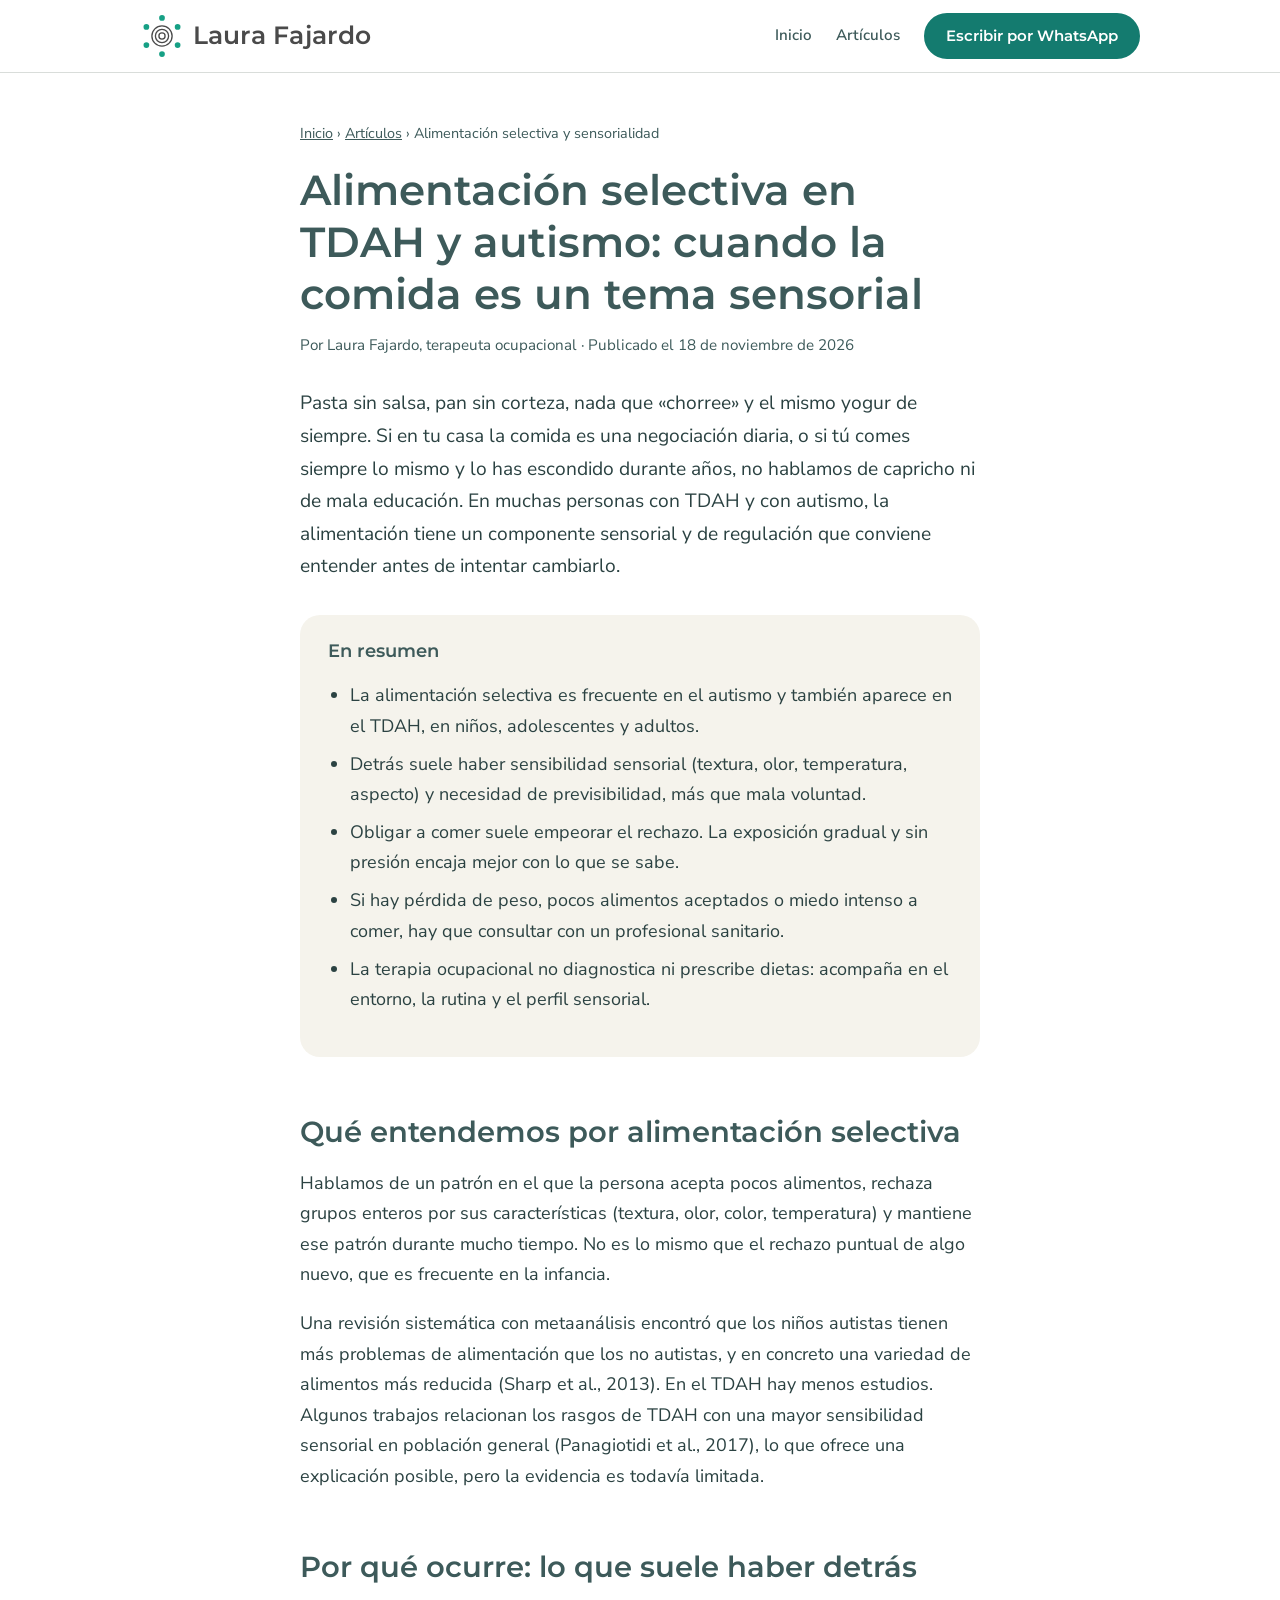
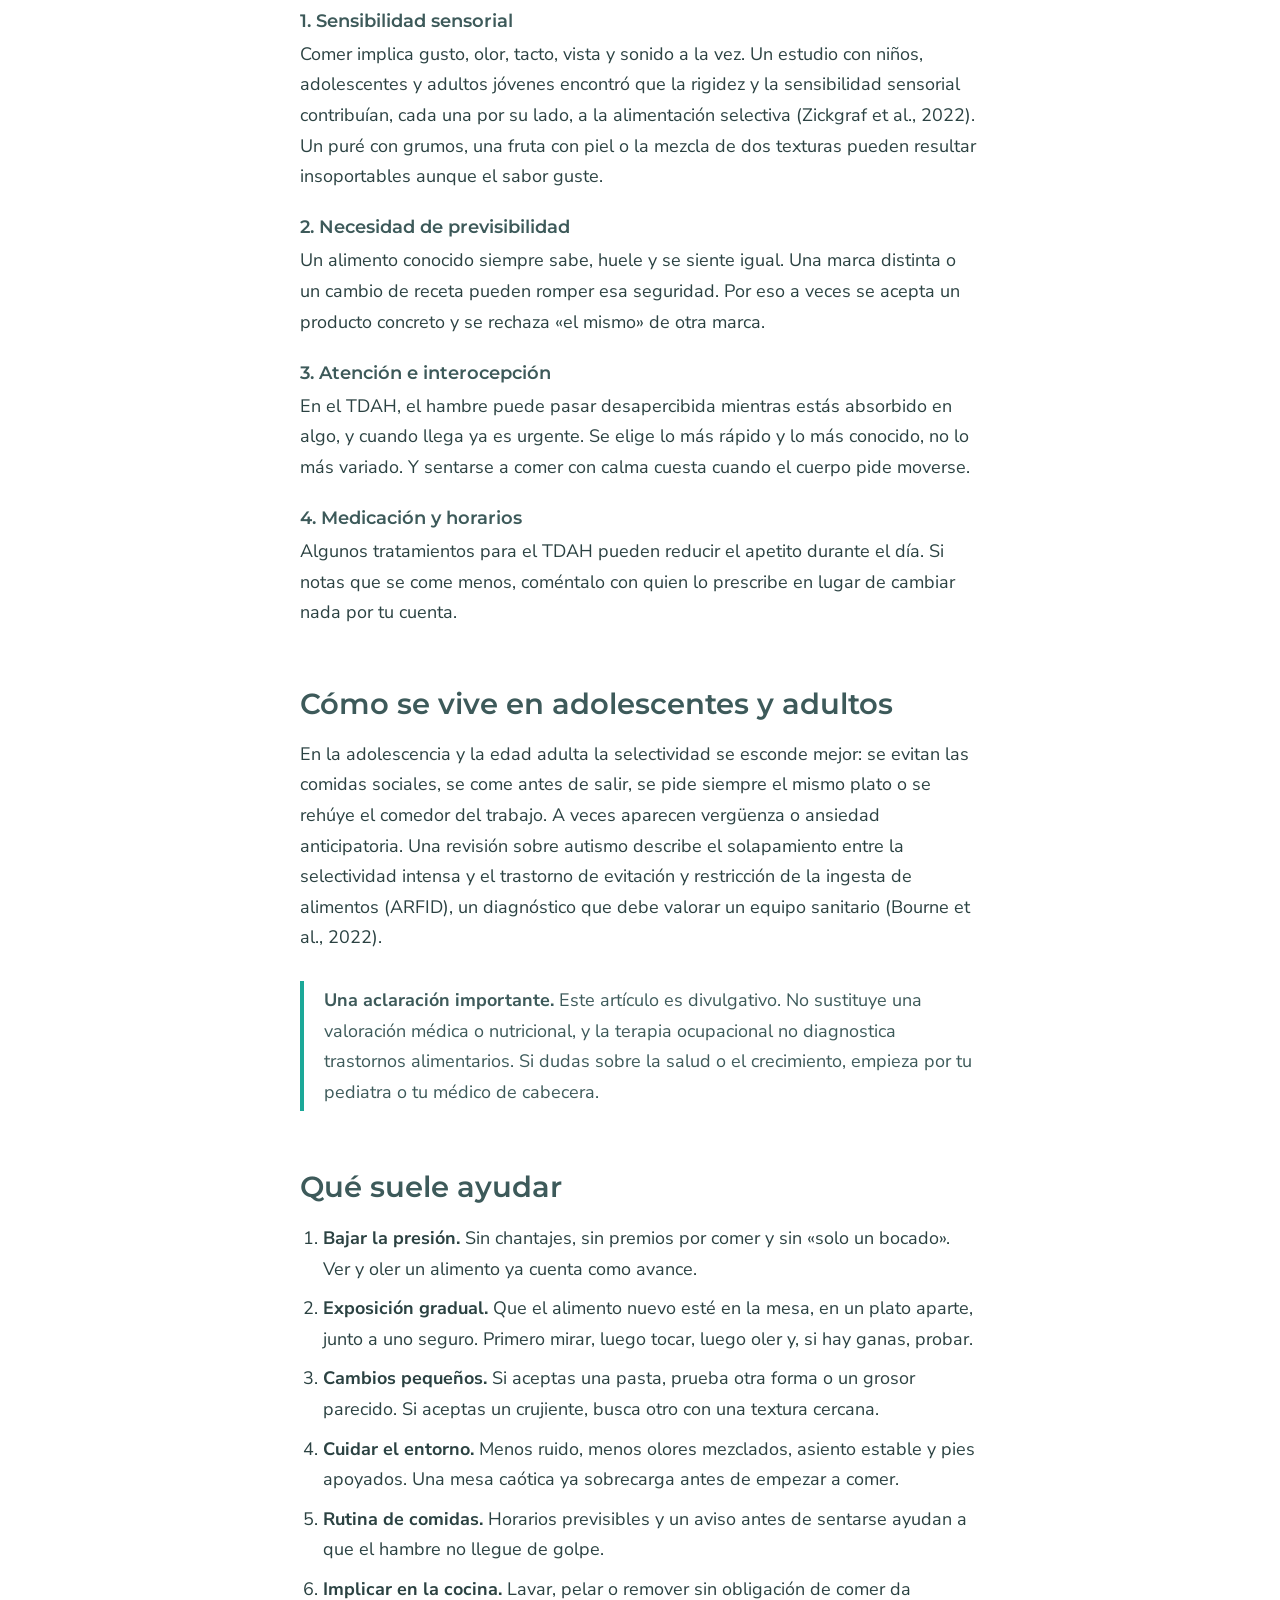
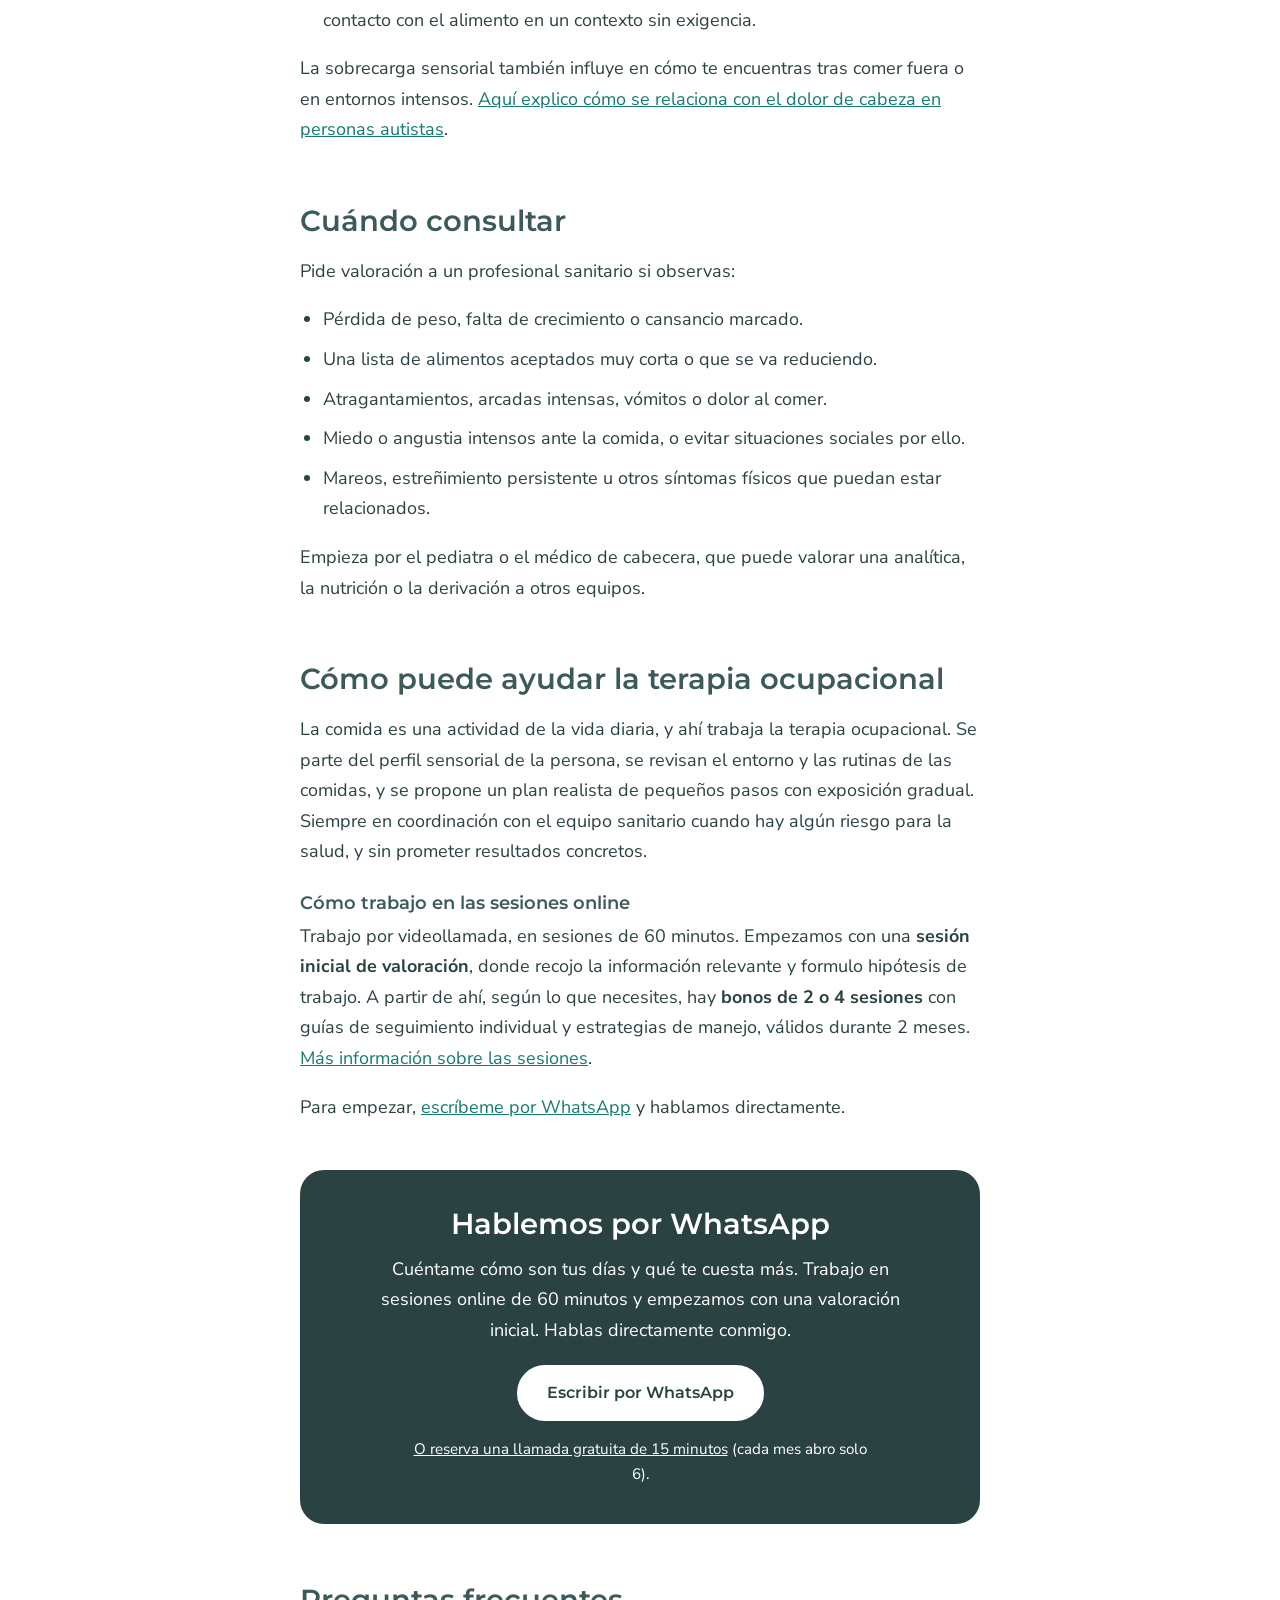
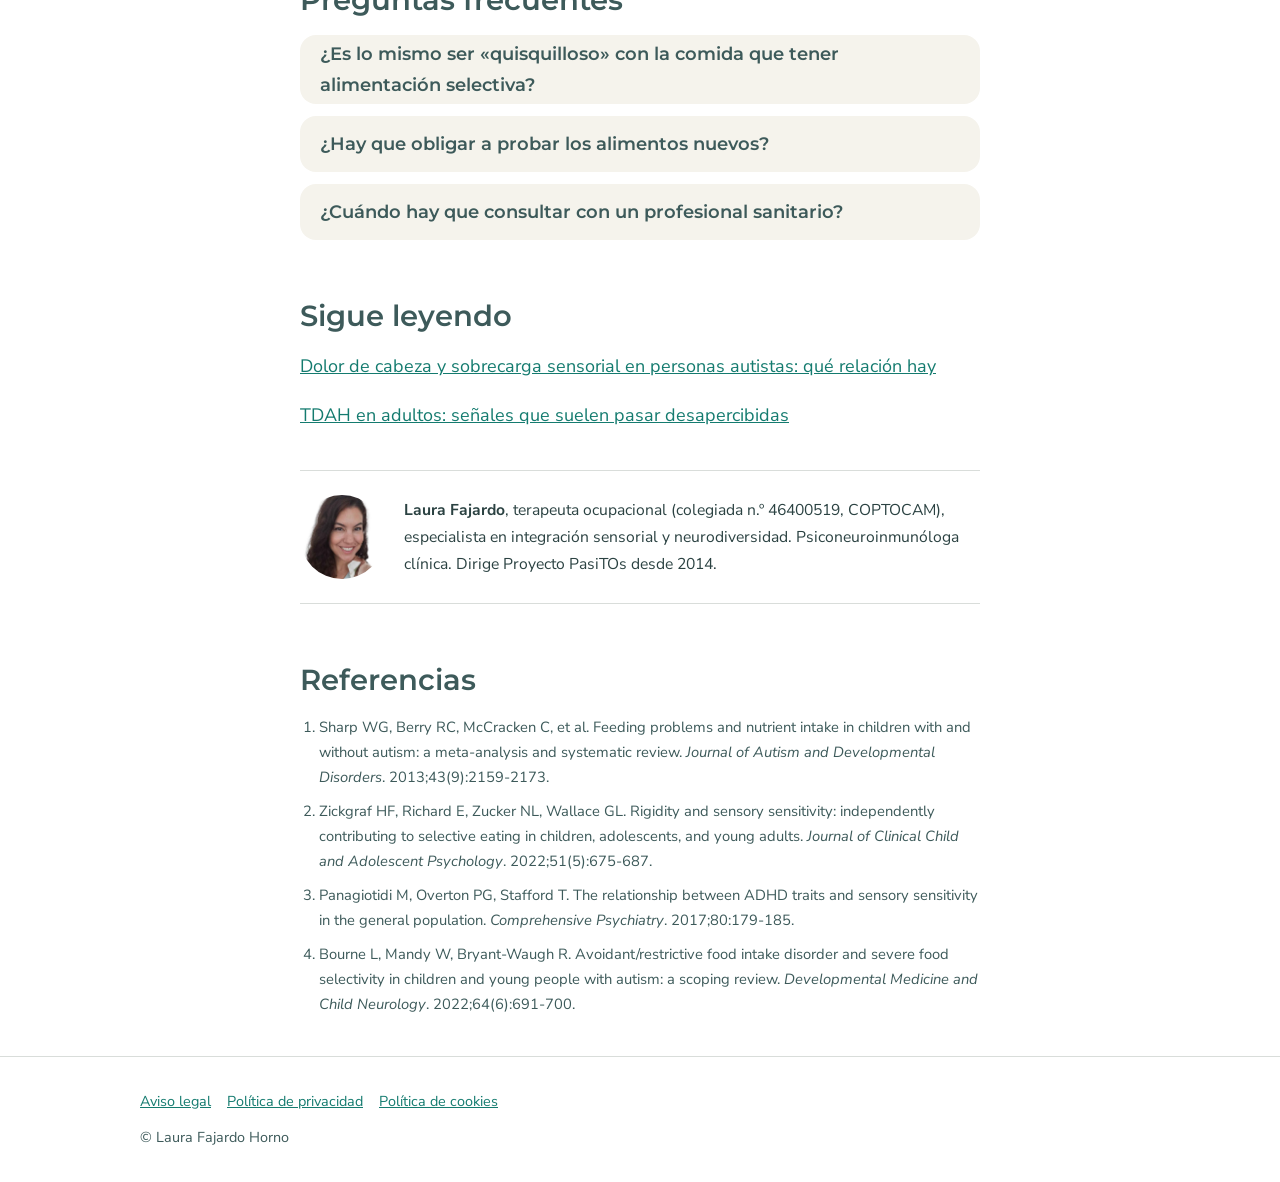
<file: blog/alimentacion-selectiva-sensorialidad-tdah-autismo.html>
<!DOCTYPE html>
<html lang="es">
<head>
<meta charset="UTF-8">
<meta name="viewport" content="width=device-width, initial-scale=1.0">
<title>Alimentación selectiva en TDAH y autismo: sensorialidad</title>
<meta name="description" content="Alimentación selectiva en TDAH y autismo: por qué la textura, el olor o la rutina influyen, qué señales vigilar y cómo ampliar el menú sin presión.">
<meta name="author" content="Laura Fajardo">
<link rel="canonical" href="https://www.laurafajardoto.com/blog/alimentacion-selectiva-sensorialidad-tdah-autismo.html">
<link rel="icon" href="/marca/logo/favicon.svg" type="image/svg+xml">
<meta property="og:type" content="article">
<meta property="og:locale" content="es_ES">
<meta property="og:title" content="Alimentación selectiva en TDAH y autismo: cuando la comida es un tema sensorial">
<meta property="og:description" content="Por qué la textura, el olor y la rutina condicionan lo que comes, qué señales vigilar y cómo ampliar el menú sin presión.">
<meta property="og:url" content="https://www.laurafajardoto.com/blog/alimentacion-selectiva-sensorialidad-tdah-autismo.html">
<meta property="og:image" content="https://www.laurafajardoto.com/marca/subir-a-github/og-laura-fajardo.jpg">
<meta name="twitter:card" content="summary_large_image">
<link rel="preconnect" href="https://fonts.googleapis.com">
<link rel="preconnect" href="https://fonts.gstatic.com" crossorigin>
<link href="https://fonts.googleapis.com/css2?family=Montserrat:wght@500;600&family=Nunito+Sans:wght@400;600&display=swap" rel="stylesheet">
<link rel="stylesheet" href="/blog/estilos.css">
<script type="application/ld+json">
{"@context": "https://schema.org", "@type": "Article", "headline": "Alimentación selectiva en TDAH y autismo: cuando la comida es un tema sensorial", "description": "Alimentación selectiva en TDAH y autismo: por qué la textura, el olor o la rutina influyen, qué señales vigilar y cómo ampliar el menú sin presión.", "inLanguage": "es-ES", "datePublished": "2026-11-18", "dateModified": "2026-11-18", "mainEntityOfPage": "https://www.laurafajardoto.com/blog/alimentacion-selectiva-sensorialidad-tdah-autismo.html", "image": "https://www.laurafajardoto.com/marca/subir-a-github/og-laura-fajardo.jpg", "author": {"@type": "Person", "name": "Laura Fajardo", "jobTitle": "Terapeuta ocupacional", "url": "https://www.laurafajardoto.com/"}, "publisher": {"@type": "Person", "name": "Laura Fajardo"}}
</script>
<script type="application/ld+json">
{"@context": "https://schema.org", "@type": "FAQPage", "mainEntity": [{"@type": "Question", "name": "¿Es lo mismo ser «quisquilloso» con la comida que tener alimentación selectiva?", "acceptedAnswer": {"@type": "Answer", "text": "La alimentación selectiva es un patrón más estable e intenso: la lista de alimentos aceptados es corta, se mantiene en el tiempo y limita la vida social o la nutrición. Un niño que rechaza algo nuevo de vez en cuando suele estar dentro de lo esperable."}}, {"@type": "Question", "name": "¿Hay que obligar a probar los alimentos nuevos?", "acceptedAnswer": {"@type": "Answer", "text": "No. La presión suele aumentar el rechazo. Lo que mejor encaja con lo que se sabe es la exposición gradual y sin exigencias: ver, oler, tocar y, solo cuando la persona quiere, probar."}}, {"@type": "Question", "name": "¿Cuándo hay que consultar con un profesional sanitario?", "acceptedAnswer": {"@type": "Answer", "text": "Cuando hay pérdida de peso, falta de crecimiento, muy pocos alimentos aceptados, atragantamientos, vómitos o un miedo intenso a comer. El pediatra o el médico de cabecera valorará si hace falta un estudio nutricional o una derivación."}}]}
</script>
</head>
<body>

<header>
  <div class="wrap bar">
    <a href="/" aria-label="Laura Fajardo, ir al inicio">
      <svg class="logo" xmlns="http://www.w3.org/2000/svg" viewBox="0 0 560 100" role="img" aria-label="Laura Fajardo">
        <g fill="none" stroke="#4a4a4a" stroke-width="3"><circle cx="50" cy="50" r="7"/><circle cx="50" cy="50" r="15"/><circle cx="50" cy="50" r="23"/></g>
        <g fill="#16a085"><circle cx="50" cy="9" r="6.5"/><circle cx="85.5" cy="29.5" r="6.5"/><circle cx="85.5" cy="70.5" r="6.5"/><circle cx="50" cy="91" r="6.5"/><circle cx="14.5" cy="70.5" r="6.5"/><circle cx="14.5" cy="29.5" r="6.5"/></g>
        <text x="120" y="68" font-family="Montserrat, Avenir Next, Segoe UI, Arial, sans-serif" font-size="56" font-weight="600" letter-spacing="0.5" fill="#4a4a4a">Laura Fajardo</text>
      </svg>
    </a>
    <nav aria-label="Principal">
      <ul>
        <li class="oculta-movil"><a href="/">Inicio</a></li>
        <li><a href="/blog/">Artículos</a></li>
        <li><a class="btn btn-p" href="https://wa.me/34613723272?text=Hola%20Laura%2C%20he%20le%C3%ADdo%20tu%20art%C3%ADculo%20sobre%20alimentaci%C3%B3n%20selectiva%20en%20TDAH%20y%20autismo%3A%20sensorialidad%20y%20me%20gustar%C3%ADa%20hablar%20contigo%20sobre%20las%20sesiones%20online." target="_blank" rel="noopener">Escribir por WhatsApp</a></li>
      </ul>
    </nav>
  </div>
</header>

<main>
<article>
  <div class="texto">
    <p class="migas"><a href="/">Inicio</a> › <a href="/blog/">Artículos</a> › Alimentación selectiva y sensorialidad</p>
    <h1>Alimentación selectiva en TDAH y autismo: cuando la comida es un tema sensorial</h1>
    <p class="meta">Por Laura Fajardo, terapeuta ocupacional · Publicado el 18 de noviembre de 2026</p>

    <p class="entradilla">Pasta sin salsa, pan sin corteza, nada que «chorree» y el mismo yogur de siempre. Si en tu casa la comida es una negociación diaria, o si tú comes siempre lo mismo y lo has escondido durante años, no hablamos de capricho ni de mala educación. En muchas personas con TDAH y con autismo, la alimentación tiene un componente sensorial y de regulación que conviene entender antes de intentar cambiarlo.</p>

    <div class="resumen">
      <h2>En resumen</h2>
      <ul>
        <li>La alimentación selectiva es frecuente en el autismo y también aparece en el TDAH, en niños, adolescentes y adultos.</li>
        <li>Detrás suele haber sensibilidad sensorial (textura, olor, temperatura, aspecto) y necesidad de previsibilidad, más que mala voluntad.</li>
        <li>Obligar a comer suele empeorar el rechazo. La exposición gradual y sin presión encaja mejor con lo que se sabe.</li>
        <li>Si hay pérdida de peso, pocos alimentos aceptados o miedo intenso a comer, hay que consultar con un profesional sanitario.</li>
        <li>La terapia ocupacional no diagnostica ni prescribe dietas: acompaña en el entorno, la rutina y el perfil sensorial.</li>
      </ul>
    </div>

    <h2>Qué entendemos por alimentación selectiva</h2>
    <p>Hablamos de un patrón en el que la persona acepta pocos alimentos, rechaza grupos enteros por sus características (textura, olor, color, temperatura) y mantiene ese patrón durante mucho tiempo. No es lo mismo que el rechazo puntual de algo nuevo, que es frecuente en la infancia.</p>
    <p>Una revisión sistemática con metaanálisis encontró que los niños autistas tienen más problemas de alimentación que los no autistas, y en concreto una variedad de alimentos más reducida (Sharp et al., 2013). En el TDAH hay menos estudios. Algunos trabajos relacionan los rasgos de TDAH con una mayor sensibilidad sensorial en población general (Panagiotidi et al., 2017), lo que ofrece una explicación posible, pero la evidencia es todavía limitada.</p>

    <h2>Por qué ocurre: lo que suele haber detrás</h2>
    <h3>1. Sensibilidad sensorial</h3>
    <p>Comer implica gusto, olor, tacto, vista y sonido a la vez. Un estudio con niños, adolescentes y adultos jóvenes encontró que la rigidez y la sensibilidad sensorial contribuían, cada una por su lado, a la alimentación selectiva (Zickgraf et al., 2022). Un puré con grumos, una fruta con piel o la mezcla de dos texturas pueden resultar insoportables aunque el sabor guste.</p>
    <h3>2. Necesidad de previsibilidad</h3>
    <p>Un alimento conocido siempre sabe, huele y se siente igual. Una marca distinta o un cambio de receta pueden romper esa seguridad. Por eso a veces se acepta un producto concreto y se rechaza «el mismo» de otra marca.</p>
    <h3>3. Atención e interocepción</h3>
    <p>En el TDAH, el hambre puede pasar desapercibida mientras estás absorbido en algo, y cuando llega ya es urgente. Se elige lo más rápido y lo más conocido, no lo más variado. Y sentarse a comer con calma cuesta cuando el cuerpo pide moverse.</p>
    <h3>4. Medicación y horarios</h3>
    <p>Algunos tratamientos para el TDAH pueden reducir el apetito durante el día. Si notas que se come menos, coméntalo con quien lo prescribe en lugar de cambiar nada por tu cuenta.</p>

    <h2>Cómo se vive en adolescentes y adultos</h2>
    <p>En la adolescencia y la edad adulta la selectividad se esconde mejor: se evitan las comidas sociales, se come antes de salir, se pide siempre el mismo plato o se rehúye el comedor del trabajo. A veces aparecen vergüenza o ansiedad anticipatoria. Una revisión sobre autismo describe el solapamiento entre la selectividad intensa y el trastorno de evitación y restricción de la ingesta de alimentos (ARFID), un diagnóstico que debe valorar un equipo sanitario (Bourne et al., 2022).</p>

    <div class="aviso">
      <p><strong>Una aclaración importante.</strong> Este artículo es divulgativo. No sustituye una valoración médica o nutricional, y la terapia ocupacional no diagnostica trastornos alimentarios. Si dudas sobre la salud o el crecimiento, empieza por tu pediatra o tu médico de cabecera.</p>
    </div>

    <h2>Qué suele ayudar</h2>
    <ol>
      <li><strong>Bajar la presión.</strong> Sin chantajes, sin premios por comer y sin «solo un bocado». Ver y oler un alimento ya cuenta como avance.</li>
      <li><strong>Exposición gradual.</strong> Que el alimento nuevo esté en la mesa, en un plato aparte, junto a uno seguro. Primero mirar, luego tocar, luego oler y, si hay ganas, probar.</li>
      <li><strong>Cambios pequeños.</strong> Si aceptas una pasta, prueba otra forma o un grosor parecido. Si aceptas un crujiente, busca otro con una textura cercana.</li>
      <li><strong>Cuidar el entorno.</strong> Menos ruido, menos olores mezclados, asiento estable y pies apoyados. Una mesa caótica ya sobrecarga antes de empezar a comer.</li>
      <li><strong>Rutina de comidas.</strong> Horarios previsibles y un aviso antes de sentarse ayudan a que el hambre no llegue de golpe.</li>
      <li><strong>Implicar en la cocina.</strong> Lavar, pelar o remover sin obligación de comer da contacto con el alimento en un contexto sin exigencia.</li>
    </ol>
    <p>La sobrecarga sensorial también influye en cómo te encuentras tras comer fuera o en entornos intensos. <a href="/blog/dolor-de-cabeza-sobrecarga-sensorial-autismo.html">Aquí explico cómo se relaciona con el dolor de cabeza en personas autistas</a>.</p>

    <h2>Cuándo consultar</h2>
    <p>Pide valoración a un profesional sanitario si observas:</p>
    <ul>
      <li>Pérdida de peso, falta de crecimiento o cansancio marcado.</li>
      <li>Una lista de alimentos aceptados muy corta o que se va reduciendo.</li>
      <li>Atragantamientos, arcadas intensas, vómitos o dolor al comer.</li>
      <li>Miedo o angustia intensos ante la comida, o evitar situaciones sociales por ello.</li>
      <li>Mareos, estreñimiento persistente u otros síntomas físicos que puedan estar relacionados.</li>
    </ul>
    <p>Empieza por el pediatra o el médico de cabecera, que puede valorar una analítica, la nutrición o la derivación a otros equipos.</p>

    <h2>Cómo puede ayudar la terapia ocupacional</h2>
    <p>La comida es una actividad de la vida diaria, y ahí trabaja la terapia ocupacional. Se parte del perfil sensorial de la persona, se revisan el entorno y las rutinas de las comidas, y se propone un plan realista de pequeños pasos con exposición gradual. Siempre en coordinación con el equipo sanitario cuando hay algún riesgo para la salud, y sin prometer resultados concretos.</p>
    <h3>Cómo trabajo en las sesiones online</h3>
    <p>Trabajo por videollamada, en sesiones de 60 minutos. Empezamos con una <strong>sesión inicial de valoración</strong>, donde recojo la información relevante y formulo hipótesis de trabajo. A partir de ahí, según lo que necesites, hay <strong>bonos de 2 o 4 sesiones</strong> con guías de seguimiento individual y estrategias de manejo, válidos durante 2 meses. <a href="/#sesiones">Más información sobre las sesiones</a>.</p>
    <p>Para empezar, <a href="https://wa.me/34613723272?text=Hola%20Laura%2C%20he%20le%C3%ADdo%20tu%20art%C3%ADculo%20sobre%20alimentaci%C3%B3n%20selectiva%20en%20TDAH%20y%20autismo%3A%20sensorialidad%20y%20me%20gustar%C3%ADa%20hablar%20contigo%20sobre%20las%20sesiones%20online." target="_blank" rel="noopener">escríbeme por WhatsApp</a> y hablamos directamente.</p>

    <div class="cta">
      <h2>Hablemos por WhatsApp</h2>
      <p>Cuéntame cómo son tus días y qué te cuesta más. Trabajo en sesiones online de 60 minutos y empezamos con una valoración inicial. Hablas directamente conmigo.</p>
      <a class="btn btn-p" href="https://wa.me/34613723272?text=Hola%20Laura%2C%20he%20le%C3%ADdo%20tu%20art%C3%ADculo%20sobre%20alimentaci%C3%B3n%20selectiva%20en%20TDAH%20y%20autismo%3A%20sensorialidad%20y%20me%20gustar%C3%ADa%20hablar%20contigo%20sobre%20las%20sesiones%20online." target="_blank" rel="noopener">Escribir por WhatsApp</a>
      <p style="margin-top:16px;font-size:.95rem"><a href="https://calendar.app.google/Lk1KQupNKWJ7DPoT9" target="_blank" rel="noopener" style="color:#fff">O reserva una llamada gratuita de 15 minutos</a> (cada mes abro solo 6).</p>
    </div>

    <section class="faq" aria-label="Preguntas frecuentes">
      <h2>Preguntas frecuentes</h2>
      <details><summary>¿Es lo mismo ser «quisquilloso» con la comida que tener alimentación selectiva?</summary><p>La alimentación selectiva es un patrón más estable e intenso: la lista de alimentos aceptados es corta, se mantiene en el tiempo y limita la vida social o la nutrición. Un niño que rechaza algo nuevo de vez en cuando suele estar dentro de lo esperable.</p></details>
      <details><summary>¿Hay que obligar a probar los alimentos nuevos?</summary><p>No. La presión suele aumentar el rechazo. Lo que mejor encaja con lo que se sabe es la exposición gradual y sin exigencias: ver, oler, tocar y, solo cuando la persona quiere, probar.</p></details>
      <details><summary>¿Cuándo hay que consultar con un profesional sanitario?</summary><p>Cuando hay pérdida de peso, falta de crecimiento, muy pocos alimentos aceptados, atragantamientos, vómitos o un miedo intenso a comer. El pediatra o el médico de cabecera valorará si hace falta un estudio nutricional o una derivación.</p></details>
    </section>

    <h2>Sigue leyendo</h2>
    <p><a href="/blog/dolor-de-cabeza-sobrecarga-sensorial-autismo.html">Dolor de cabeza y sobrecarga sensorial en personas autistas: qué relación hay</a></p>
    <p><a href="/blog/tdah-adultos-senales.html">TDAH en adultos: señales que suelen pasar desapercibidas</a></p>

    <div class="autora">
      <img src="/img/laura.jpg" alt="Laura Fajardo" width="84" height="84" loading="lazy">
      <p><strong>Laura Fajardo</strong>, terapeuta ocupacional (colegiada n.º 46400519, COPTOCAM), especialista en integración sensorial y neurodiversidad. Psiconeuroinmunóloga clínica. Dirige Proyecto PasiTOs desde 2014.</p>
    </div>

    <h2>Referencias</h2>
    <!-- CONFIRMAR: verificar autores, años, volúmenes y páginas de las 4 referencias, y que cada una respalda la frase donde se cita -->
    <ol class="refs">
      <li>Sharp WG, Berry RC, McCracken C, et al. Feeding problems and nutrient intake in children with and without autism: a meta-analysis and systematic review. <em>Journal of Autism and Developmental Disorders</em>. 2013;43(9):2159-2173.</li>
      <li>Zickgraf HF, Richard E, Zucker NL, Wallace GL. Rigidity and sensory sensitivity: independently contributing to selective eating in children, adolescents, and young adults. <em>Journal of Clinical Child and Adolescent Psychology</em>. 2022;51(5):675-687.</li>
      <li>Panagiotidi M, Overton PG, Stafford T. The relationship between ADHD traits and sensory sensitivity in the general population. <em>Comprehensive Psychiatry</em>. 2017;80:179-185.</li>
      <li>Bourne L, Mandy W, Bryant-Waugh R. Avoidant/restrictive food intake disorder and severe food selectivity in children and young people with autism: a scoping review. <em>Developmental Medicine and Child Neurology</em>. 2022;64(6):691-700.</li>
    </ol>
  </div>
</article>
</main>

<footer>
  <div class="wrap">
    <a href="/legal/aviso-legal.html">Aviso legal</a><a href="/legal/politica-de-privacidad.html">Política de privacidad</a><a href="/legal/politica-de-cookies.html">Política de cookies</a>
    <p style="margin-top:12px">© Laura Fajardo Horno</p>
  </div>
</footer>

<div class="barra-movil"><a class="btn btn-p" href="https://wa.me/34613723272?text=Hola%20Laura%2C%20he%20le%C3%ADdo%20tu%20art%C3%ADculo%20sobre%20alimentaci%C3%B3n%20selectiva%20en%20TDAH%20y%20autismo%3A%20sensorialidad%20y%20me%20gustar%C3%ADa%20hablar%20contigo%20sobre%20las%20sesiones%20online." target="_blank" rel="noopener">Escribir por WhatsApp</a></div>
</body>
</html>
</file>
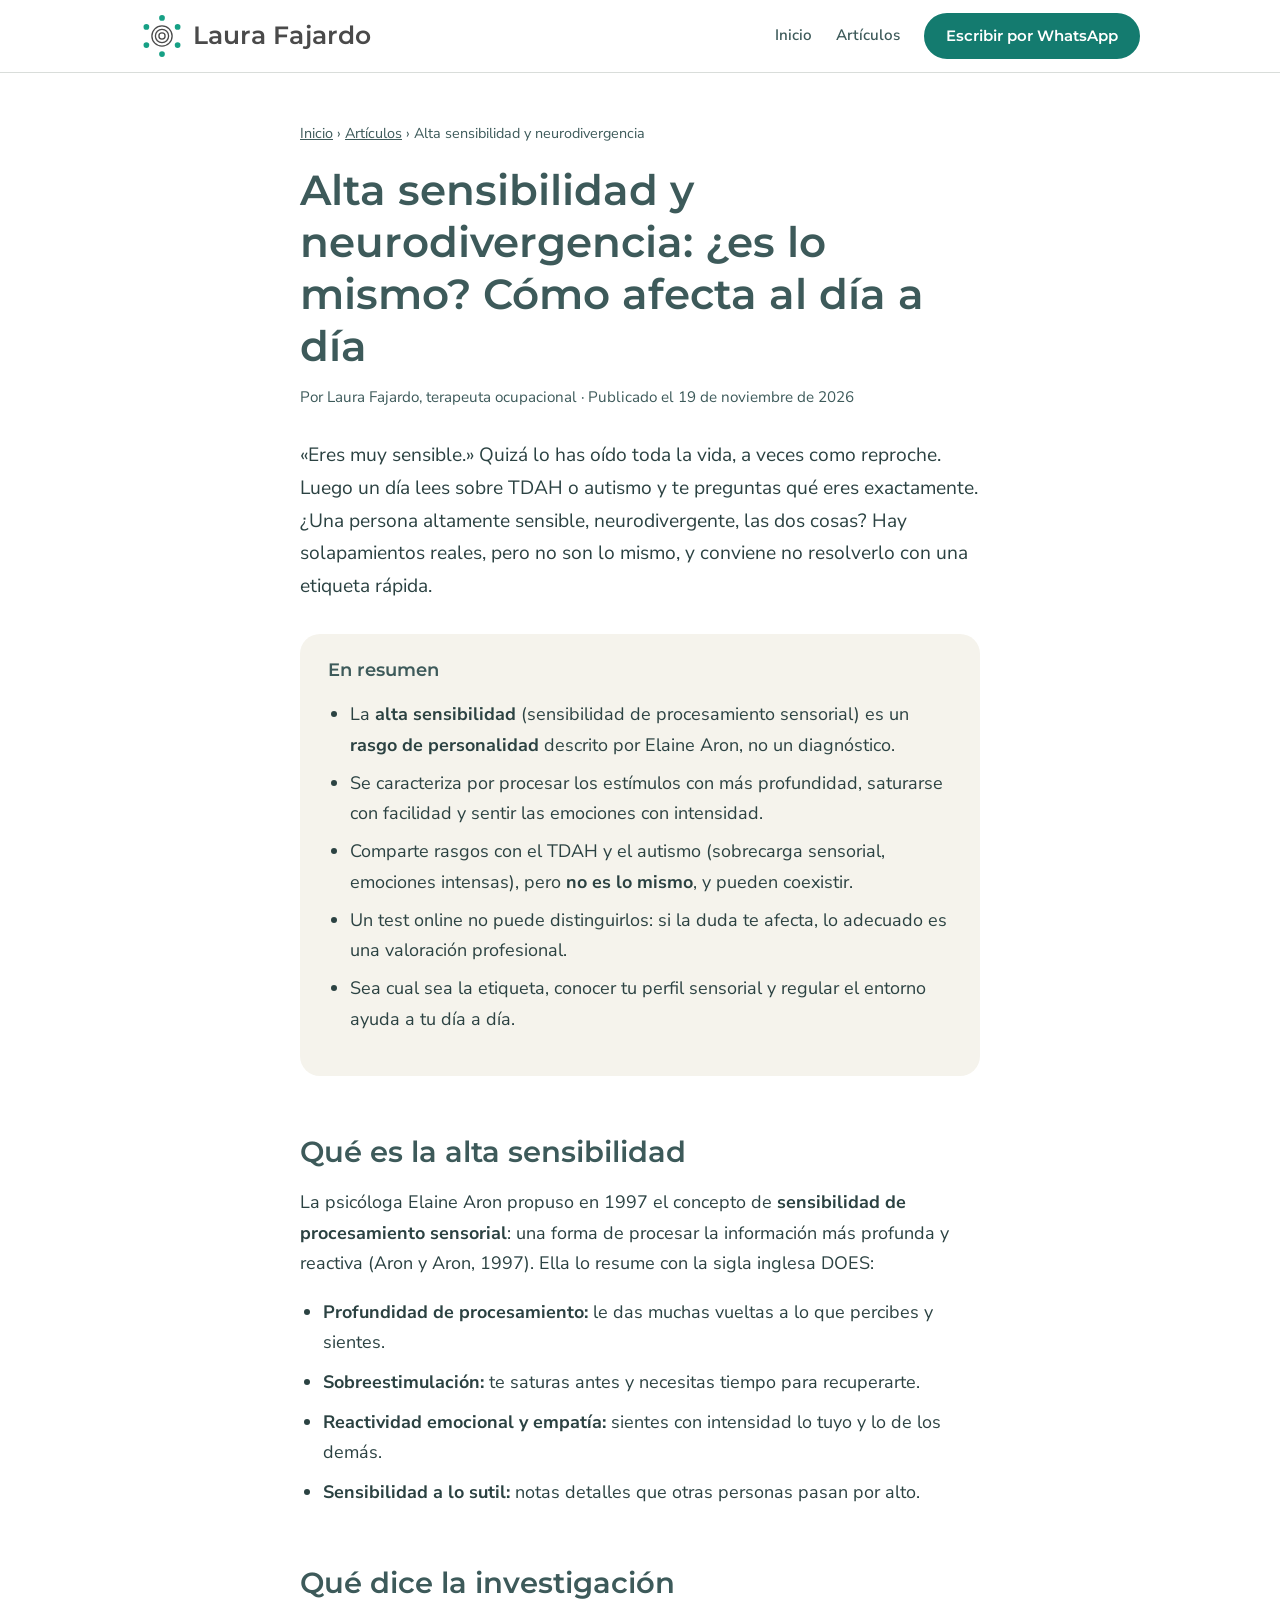
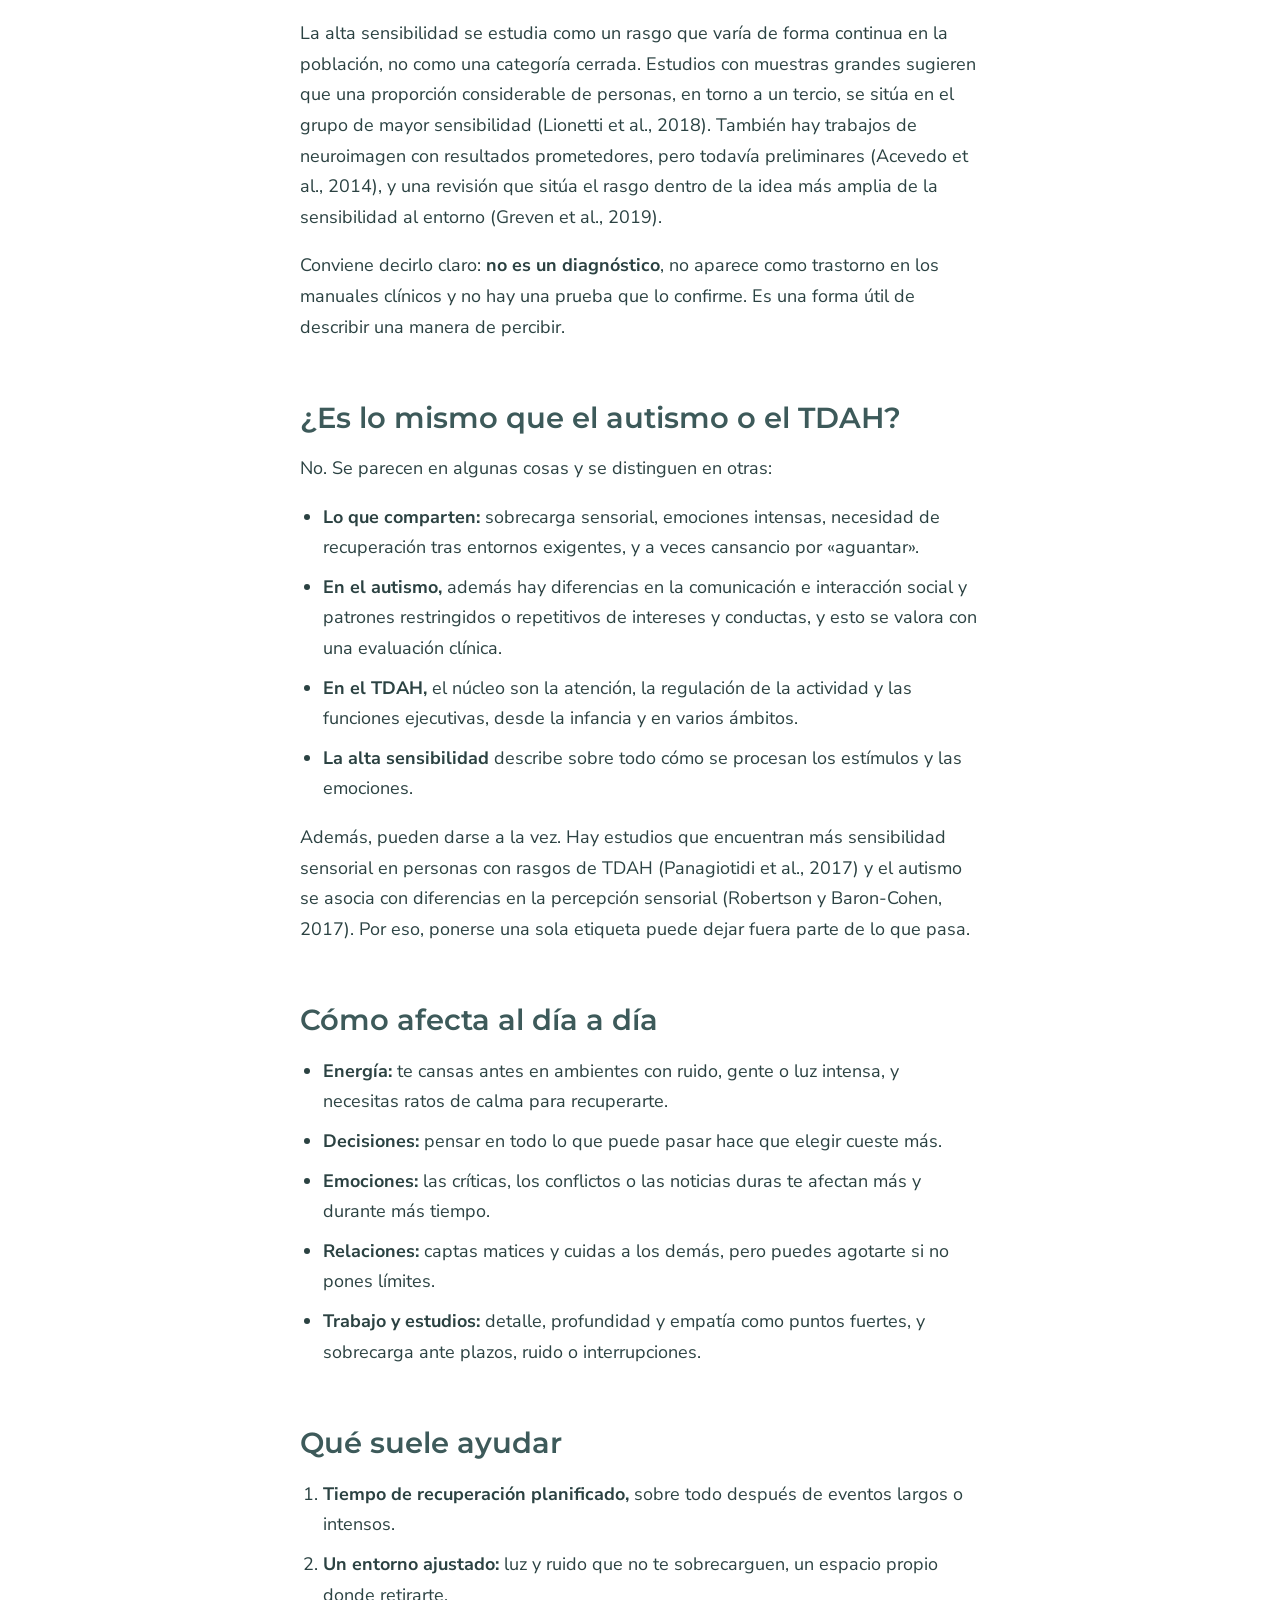
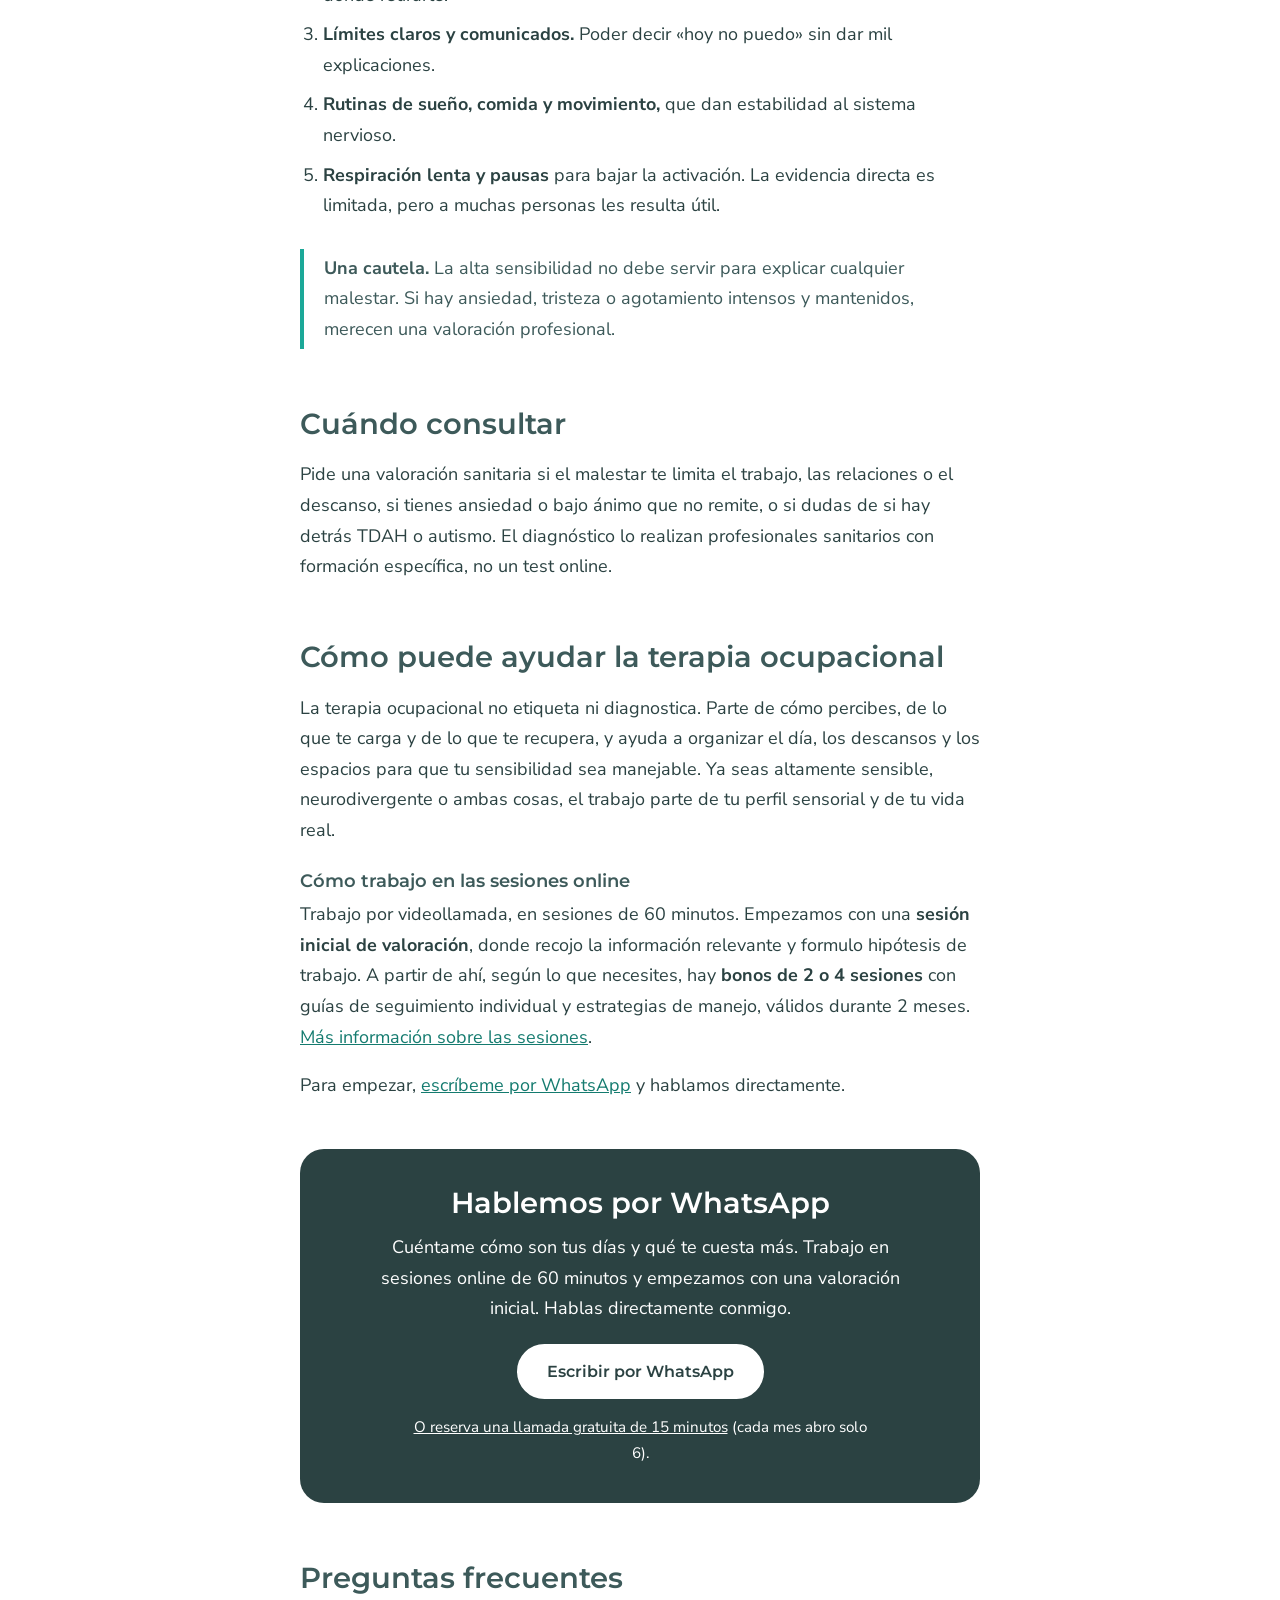
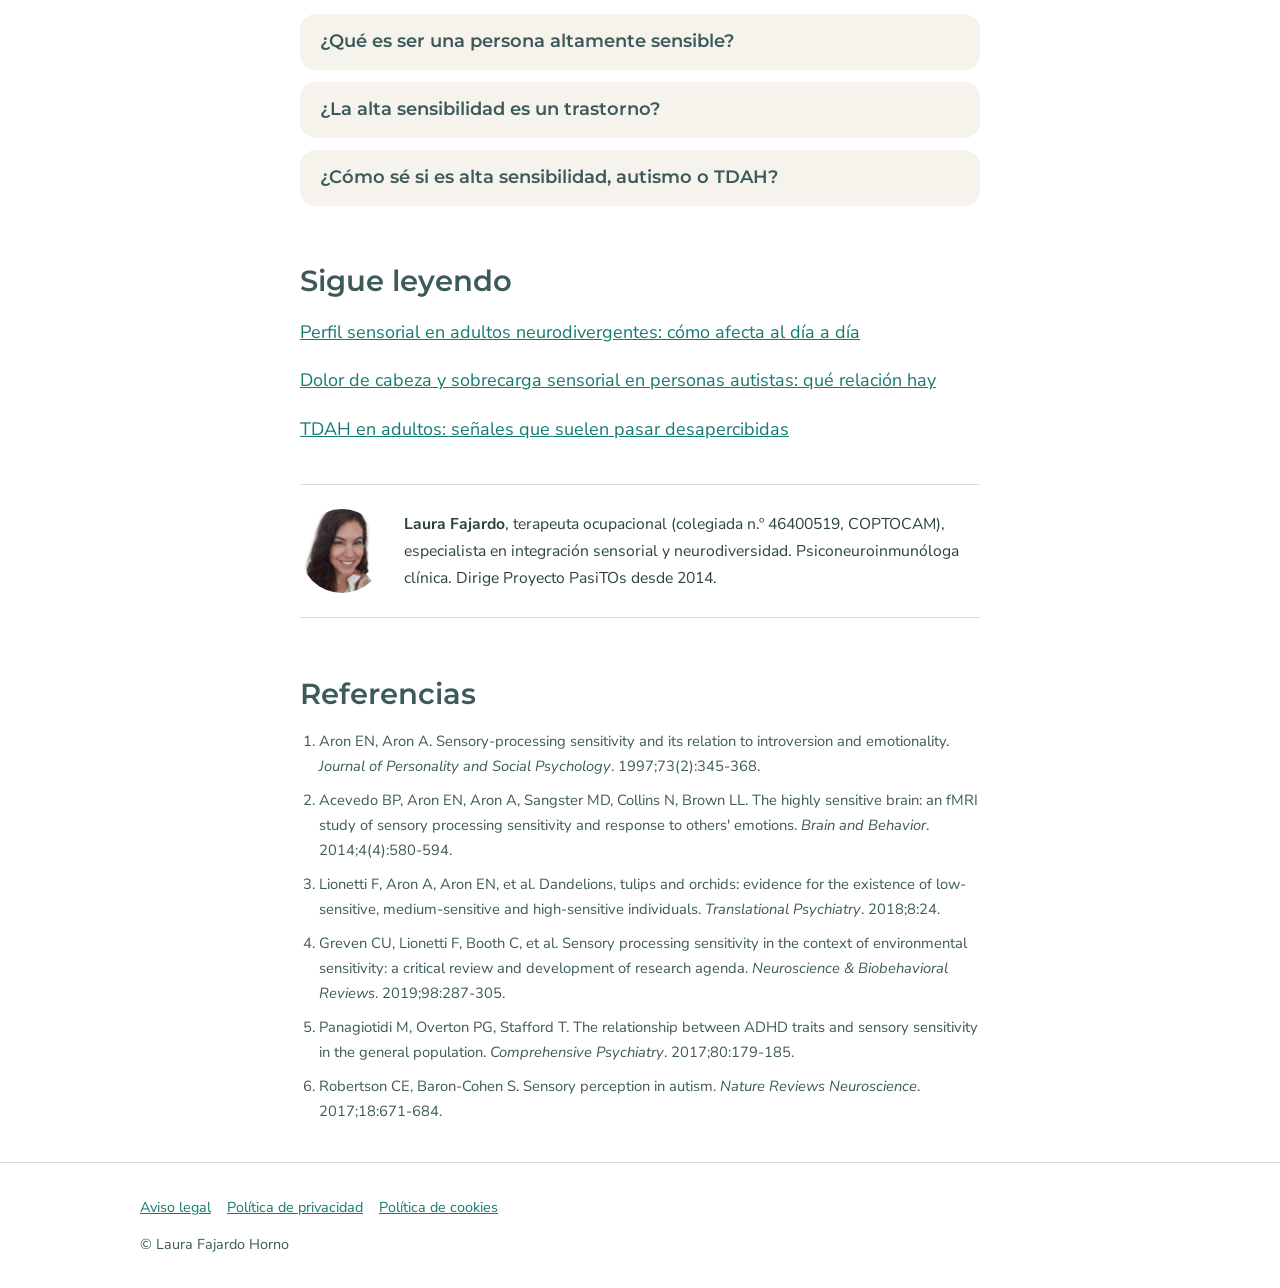
<file: blog/alta-sensibilidad-neurodivergencia.html>
<!DOCTYPE html>
<html lang="es">
<head>
<meta charset="UTF-8">
<meta name="viewport" content="width=device-width, initial-scale=1.0">
<title>Alta sensibilidad y neurodivergencia: ¿es lo mismo?</title>
<meta name="description" content="Qué es la alta sensibilidad, en qué se parece y en qué se diferencia del TDAH y del autismo, y cómo afecta al día a día. Sin etiquetas rápidas.">
<meta name="author" content="Laura Fajardo">
<link rel="canonical" href="https://www.laurafajardoto.com/blog/alta-sensibilidad-neurodivergencia.html">
<link rel="icon" href="/marca/logo/favicon.svg" type="image/svg+xml">
<meta property="og:type" content="article">
<meta property="og:locale" content="es_ES">
<meta property="og:title" content="Alta sensibilidad y neurodivergencia: ¿es lo mismo?">
<meta property="og:description" content="Alta sensibilidad, TDAH y autismo: en qué se parecen, en qué se diferencian y qué puede ayudar en el día a día.">
<meta property="og:url" content="https://www.laurafajardoto.com/blog/alta-sensibilidad-neurodivergencia.html">
<meta property="og:image" content="https://www.laurafajardoto.com/marca/subir-a-github/og-laura-fajardo.jpg">
<meta name="twitter:card" content="summary_large_image">
<link rel="preconnect" href="https://fonts.googleapis.com">
<link rel="preconnect" href="https://fonts.gstatic.com" crossorigin>
<link href="https://fonts.googleapis.com/css2?family=Montserrat:wght@500;600&family=Nunito+Sans:wght@400;600&display=swap" rel="stylesheet">
<link rel="stylesheet" href="/blog/estilos.css">
<script type="application/ld+json">
{"@context": "https://schema.org", "@type": "Article", "headline": "Alta sensibilidad y neurodivergencia: ¿es lo mismo? Cómo afecta al día a día", "description": "Qué es la alta sensibilidad, en qué se parece y en qué se diferencia del TDAH y del autismo, y cómo afecta al día a día. Sin etiquetas rápidas.", "inLanguage": "es-ES", "datePublished": "2026-11-19", "dateModified": "2026-11-19", "mainEntityOfPage": "https://www.laurafajardoto.com/blog/alta-sensibilidad-neurodivergencia.html", "image": "https://www.laurafajardoto.com/marca/subir-a-github/og-laura-fajardo.jpg", "author": {"@type": "Person", "name": "Laura Fajardo", "jobTitle": "Terapeuta ocupacional", "url": "https://www.laurafajardoto.com/"}, "publisher": {"@type": "Person", "name": "Laura Fajardo"}}
</script>
<script type="application/ld+json">
{"@context": "https://schema.org", "@type": "FAQPage", "mainEntity": [{"@type": "Question", "name": "¿Qué es ser una persona altamente sensible?", "acceptedAnswer": {"@type": "Answer", "text": "Es un rasgo descrito por Elaine Aron: procesar los estímulos con más profundidad, saturarse con facilidad, sentir las emociones con intensidad y notar detalles sutiles. No es un diagnóstico ni un trastorno."}}, {"@type": "Question", "name": "¿La alta sensibilidad es un trastorno?", "acceptedAnswer": {"@type": "Answer", "text": "No. Es un rasgo de personalidad que varía de forma continua en la población y no aparece como trastorno en los manuales clínicos. Si hay malestar intenso o duradero, conviene una valoración profesional."}}, {"@type": "Question", "name": "¿Cómo sé si es alta sensibilidad, autismo o TDAH?", "acceptedAnswer": {"@type": "Answer", "text": "No se puede saber con un test online. El autismo y el TDAH se diagnostican mediante una evaluación realizada por profesionales sanitarios con formación específica, y pueden darse junto a la alta sensibilidad."}}]}
</script>
</head>
<body>

<header>
  <div class="wrap bar">
    <a href="/" aria-label="Laura Fajardo, ir al inicio">
      <svg class="logo" xmlns="http://www.w3.org/2000/svg" viewBox="0 0 560 100" role="img" aria-label="Laura Fajardo">
        <g fill="none" stroke="#4a4a4a" stroke-width="3"><circle cx="50" cy="50" r="7"/><circle cx="50" cy="50" r="15"/><circle cx="50" cy="50" r="23"/></g>
        <g fill="#16a085"><circle cx="50" cy="9" r="6.5"/><circle cx="85.5" cy="29.5" r="6.5"/><circle cx="85.5" cy="70.5" r="6.5"/><circle cx="50" cy="91" r="6.5"/><circle cx="14.5" cy="70.5" r="6.5"/><circle cx="14.5" cy="29.5" r="6.5"/></g>
        <text x="120" y="68" font-family="Montserrat, Avenir Next, Segoe UI, Arial, sans-serif" font-size="56" font-weight="600" letter-spacing="0.5" fill="#4a4a4a">Laura Fajardo</text>
      </svg>
    </a>
    <nav aria-label="Principal">
      <ul>
        <li class="oculta-movil"><a href="/">Inicio</a></li>
        <li><a href="/blog/">Artículos</a></li>
        <li><a class="btn btn-p" href="https://wa.me/34613723272?text=Hola%20Laura%2C%20he%20le%C3%ADdo%20tu%20art%C3%ADculo%20sobre%20la%20alta%20sensibilidad%20y%20la%20neurodivergencia%20y%20me%20gustar%C3%ADa%20hablar%20contigo%20sobre%20las%20sesiones%20online." target="_blank" rel="noopener">Escribir por WhatsApp</a></li>
      </ul>
    </nav>
  </div>
</header>

<main>
<article>
  <div class="texto">
    <p class="migas"><a href="/">Inicio</a> › <a href="/blog/">Artículos</a> › Alta sensibilidad y neurodivergencia</p>
    <h1>Alta sensibilidad y neurodivergencia: ¿es lo mismo? Cómo afecta al día a día</h1>
    <p class="meta">Por Laura Fajardo, terapeuta ocupacional · Publicado el 19 de noviembre de 2026</p>

    <p class="entradilla">«Eres muy sensible.» Quizá lo has oído toda la vida, a veces como reproche. Luego un día lees sobre TDAH o autismo y te preguntas qué eres exactamente. ¿Una persona altamente sensible, neurodivergente, las dos cosas? Hay solapamientos reales, pero no son lo mismo, y conviene no resolverlo con una etiqueta rápida.</p>

    <div class="resumen">
      <h2>En resumen</h2>
      <ul>
        <li>La <strong>alta sensibilidad</strong> (sensibilidad de procesamiento sensorial) es un <strong>rasgo de personalidad</strong> descrito por Elaine Aron, no un diagnóstico.</li>
        <li>Se caracteriza por procesar los estímulos con más profundidad, saturarse con facilidad y sentir las emociones con intensidad.</li>
        <li>Comparte rasgos con el TDAH y el autismo (sobrecarga sensorial, emociones intensas), pero <strong>no es lo mismo</strong>, y pueden coexistir.</li>
        <li>Un test online no puede distinguirlos: si la duda te afecta, lo adecuado es una valoración profesional.</li>
        <li>Sea cual sea la etiqueta, conocer tu perfil sensorial y regular el entorno ayuda a tu día a día.</li>
      </ul>
    </div>

    <h2>Qué es la alta sensibilidad</h2>
    <p>La psicóloga Elaine Aron propuso en 1997 el concepto de <strong>sensibilidad de procesamiento sensorial</strong>: una forma de procesar la información más profunda y reactiva (Aron y Aron, 1997). Ella lo resume con la sigla inglesa DOES:</p>
    <ul>
      <li><strong>Profundidad de procesamiento:</strong> le das muchas vueltas a lo que percibes y sientes.</li>
      <li><strong>Sobreestimulación:</strong> te saturas antes y necesitas tiempo para recuperarte.</li>
      <li><strong>Reactividad emocional y empatía:</strong> sientes con intensidad lo tuyo y lo de los demás.</li>
      <li><strong>Sensibilidad a lo sutil:</strong> notas detalles que otras personas pasan por alto.</li>
    </ul>

    <h2>Qué dice la investigación</h2>
    <p>La alta sensibilidad se estudia como un rasgo que varía de forma continua en la población, no como una categoría cerrada. Estudios con muestras grandes sugieren que una proporción considerable de personas, en torno a un tercio, se sitúa en el grupo de mayor sensibilidad (Lionetti et al., 2018). También hay trabajos de neuroimagen con resultados prometedores, pero todavía preliminares (Acevedo et al., 2014), y una revisión que sitúa el rasgo dentro de la idea más amplia de la sensibilidad al entorno (Greven et al., 2019).</p>
    <p>Conviene decirlo claro: <strong>no es un diagnóstico</strong>, no aparece como trastorno en los manuales clínicos y no hay una prueba que lo confirme. Es una forma útil de describir una manera de percibir.</p>

    <h2>¿Es lo mismo que el autismo o el TDAH?</h2>
    <p>No. Se parecen en algunas cosas y se distinguen en otras:</p>
    <ul>
      <li><strong>Lo que comparten:</strong> sobrecarga sensorial, emociones intensas, necesidad de recuperación tras entornos exigentes, y a veces cansancio por «aguantar».</li>
      <li><strong>En el autismo,</strong> además hay diferencias en la comunicación e interacción social y patrones restringidos o repetitivos de intereses y conductas, y esto se valora con una evaluación clínica.</li>
      <li><strong>En el TDAH,</strong> el núcleo son la atención, la regulación de la actividad y las funciones ejecutivas, desde la infancia y en varios ámbitos.</li>
      <li><strong>La alta sensibilidad</strong> describe sobre todo cómo se procesan los estímulos y las emociones.</li>
    </ul>
    <p>Además, pueden darse a la vez. Hay estudios que encuentran más sensibilidad sensorial en personas con rasgos de TDAH (Panagiotidi et al., 2017) y el autismo se asocia con diferencias en la percepción sensorial (Robertson y Baron-Cohen, 2017). Por eso, ponerse una sola etiqueta puede dejar fuera parte de lo que pasa.</p>

    <h2>Cómo afecta al día a día</h2>
    <ul>
      <li><strong>Energía:</strong> te cansas antes en ambientes con ruido, gente o luz intensa, y necesitas ratos de calma para recuperarte.</li>
      <li><strong>Decisiones:</strong> pensar en todo lo que puede pasar hace que elegir cueste más.</li>
      <li><strong>Emociones:</strong> las críticas, los conflictos o las noticias duras te afectan más y durante más tiempo.</li>
      <li><strong>Relaciones:</strong> captas matices y cuidas a los demás, pero puedes agotarte si no pones límites.</li>
      <li><strong>Trabajo y estudios:</strong> detalle, profundidad y empatía como puntos fuertes, y sobrecarga ante plazos, ruido o interrupciones.</li>
    </ul>

    <h2>Qué suele ayudar</h2>
    <ol>
      <li><strong>Tiempo de recuperación planificado,</strong> sobre todo después de eventos largos o intensos.</li>
      <li><strong>Un entorno ajustado:</strong> luz y ruido que no te sobrecarguen, un espacio propio donde retirarte.</li>
      <li><strong>Límites claros y comunicados.</strong> Poder decir «hoy no puedo» sin dar mil explicaciones.</li>
      <li><strong>Rutinas de sueño, comida y movimiento,</strong> que dan estabilidad al sistema nervioso.</li>
      <li><strong>Respiración lenta y pausas</strong> para bajar la activación. La evidencia directa es limitada, pero a muchas personas les resulta útil.</li>
    </ol>

    <div class="aviso">
      <p><strong>Una cautela.</strong> La alta sensibilidad no debe servir para explicar cualquier malestar. Si hay ansiedad, tristeza o agotamiento intensos y mantenidos, merecen una valoración profesional.</p>
    </div>

    <h2>Cuándo consultar</h2>
    <p>Pide una valoración sanitaria si el malestar te limita el trabajo, las relaciones o el descanso, si tienes ansiedad o bajo ánimo que no remite, o si dudas de si hay detrás TDAH o autismo. El diagnóstico lo realizan profesionales sanitarios con formación específica, no un test online.</p>

    <h2>Cómo puede ayudar la terapia ocupacional</h2>
    <p>La terapia ocupacional no etiqueta ni diagnostica. Parte de cómo percibes, de lo que te carga y de lo que te recupera, y ayuda a organizar el día, los descansos y los espacios para que tu sensibilidad sea manejable. Ya seas altamente sensible, neurodivergente o ambas cosas, el trabajo parte de tu perfil sensorial y de tu vida real.</p>
    <h3>Cómo trabajo en las sesiones online</h3>
    <p>Trabajo por videollamada, en sesiones de 60 minutos. Empezamos con una <strong>sesión inicial de valoración</strong>, donde recojo la información relevante y formulo hipótesis de trabajo. A partir de ahí, según lo que necesites, hay <strong>bonos de 2 o 4 sesiones</strong> con guías de seguimiento individual y estrategias de manejo, válidos durante 2 meses. <a href="/#sesiones">Más información sobre las sesiones</a>.</p>
    <p>Para empezar, <a href="https://wa.me/34613723272?text=Hola%20Laura%2C%20he%20le%C3%ADdo%20tu%20art%C3%ADculo%20sobre%20la%20alta%20sensibilidad%20y%20la%20neurodivergencia%20y%20me%20gustar%C3%ADa%20hablar%20contigo%20sobre%20las%20sesiones%20online." target="_blank" rel="noopener">escríbeme por WhatsApp</a> y hablamos directamente.</p>

    <div class="cta">
      <h2>Hablemos por WhatsApp</h2>
      <p>Cuéntame cómo son tus días y qué te cuesta más. Trabajo en sesiones online de 60 minutos y empezamos con una valoración inicial. Hablas directamente conmigo.</p>
      <a class="btn btn-p" href="https://wa.me/34613723272?text=Hola%20Laura%2C%20he%20le%C3%ADdo%20tu%20art%C3%ADculo%20sobre%20la%20alta%20sensibilidad%20y%20la%20neurodivergencia%20y%20me%20gustar%C3%ADa%20hablar%20contigo%20sobre%20las%20sesiones%20online." target="_blank" rel="noopener">Escribir por WhatsApp</a>
      <p style="margin-top:16px;font-size:.95rem"><a href="https://calendar.app.google/Lk1KQupNKWJ7DPoT9" target="_blank" rel="noopener" style="color:#fff">O reserva una llamada gratuita de 15 minutos</a> (cada mes abro solo 6).</p>
    </div>

    <section class="faq" aria-label="Preguntas frecuentes">
      <h2>Preguntas frecuentes</h2>
      <details><summary>¿Qué es ser una persona altamente sensible?</summary><p>Es un rasgo descrito por Elaine Aron: procesar los estímulos con más profundidad, saturarse con facilidad, sentir las emociones con intensidad y notar detalles sutiles. No es un diagnóstico ni un trastorno.</p></details>
      <details><summary>¿La alta sensibilidad es un trastorno?</summary><p>No. Es un rasgo de personalidad que varía de forma continua en la población y no aparece como trastorno en los manuales clínicos. Si hay malestar intenso o duradero, conviene una valoración profesional.</p></details>
      <details><summary>¿Cómo sé si es alta sensibilidad, autismo o TDAH?</summary><p>No se puede saber con un test online. El autismo y el TDAH se diagnostican mediante una evaluación realizada por profesionales sanitarios con formación específica, y pueden darse junto a la alta sensibilidad.</p></details>
    </section>

    <h2>Sigue leyendo</h2>
    <p><a href="/blog/perfil-sensorial-adultos-dia-a-dia.html">Perfil sensorial en adultos neurodivergentes: cómo afecta al día a día</a></p>
    <p><a href="/blog/dolor-de-cabeza-sobrecarga-sensorial-autismo.html">Dolor de cabeza y sobrecarga sensorial en personas autistas: qué relación hay</a></p>
    <p><a href="/blog/tdah-adultos-senales.html">TDAH en adultos: señales que suelen pasar desapercibidas</a></p>

    <div class="autora">
      <img src="/img/laura.jpg" alt="Laura Fajardo" width="84" height="84" loading="lazy">
      <p><strong>Laura Fajardo</strong>, terapeuta ocupacional (colegiada n.º 46400519, COPTOCAM), especialista en integración sensorial y neurodiversidad. Psiconeuroinmunóloga clínica. Dirige Proyecto PasiTOs desde 2014.</p>
    </div>

    <h2>Referencias</h2>
    <!-- CONFIRMAR: verificar datos bibliográficos de las 6 referencias, y la frase de que en torno a un tercio se sitúa en el grupo de mayor sensibilidad (Lionetti et al. 2018): confirmar la cifra antes de dejarla. La alta sensibilidad se presenta como rasgo, no como diagnóstico. -->
    <ol class="refs">
      <li>Aron EN, Aron A. Sensory-processing sensitivity and its relation to introversion and emotionality. <em>Journal of Personality and Social Psychology</em>. 1997;73(2):345-368.</li>
      <li>Acevedo BP, Aron EN, Aron A, Sangster MD, Collins N, Brown LL. The highly sensitive brain: an fMRI study of sensory processing sensitivity and response to others' emotions. <em>Brain and Behavior</em>. 2014;4(4):580-594.</li>
      <li>Lionetti F, Aron A, Aron EN, et al. Dandelions, tulips and orchids: evidence for the existence of low-sensitive, medium-sensitive and high-sensitive individuals. <em>Translational Psychiatry</em>. 2018;8:24.</li>
      <li>Greven CU, Lionetti F, Booth C, et al. Sensory processing sensitivity in the context of environmental sensitivity: a critical review and development of research agenda. <em>Neuroscience &amp; Biobehavioral Reviews</em>. 2019;98:287-305.</li>
      <li>Panagiotidi M, Overton PG, Stafford T. The relationship between ADHD traits and sensory sensitivity in the general population. <em>Comprehensive Psychiatry</em>. 2017;80:179-185.</li>
      <li>Robertson CE, Baron-Cohen S. Sensory perception in autism. <em>Nature Reviews Neuroscience</em>. 2017;18:671-684.</li>
    </ol>
  </div>
</article>
</main>

<footer>
  <div class="wrap">
    <a href="/legal/aviso-legal.html">Aviso legal</a><a href="/legal/politica-de-privacidad.html">Política de privacidad</a><a href="/legal/politica-de-cookies.html">Política de cookies</a>
    <p style="margin-top:12px">© Laura Fajardo Horno</p>
  </div>
</footer>

<div class="barra-movil"><a class="btn btn-p" href="https://wa.me/34613723272?text=Hola%20Laura%2C%20he%20le%C3%ADdo%20tu%20art%C3%ADculo%20sobre%20la%20alta%20sensibilidad%20y%20la%20neurodivergencia%20y%20me%20gustar%C3%ADa%20hablar%20contigo%20sobre%20las%20sesiones%20online." target="_blank" rel="noopener">Escribir por WhatsApp</a></div>
</body>
</html>
</file>
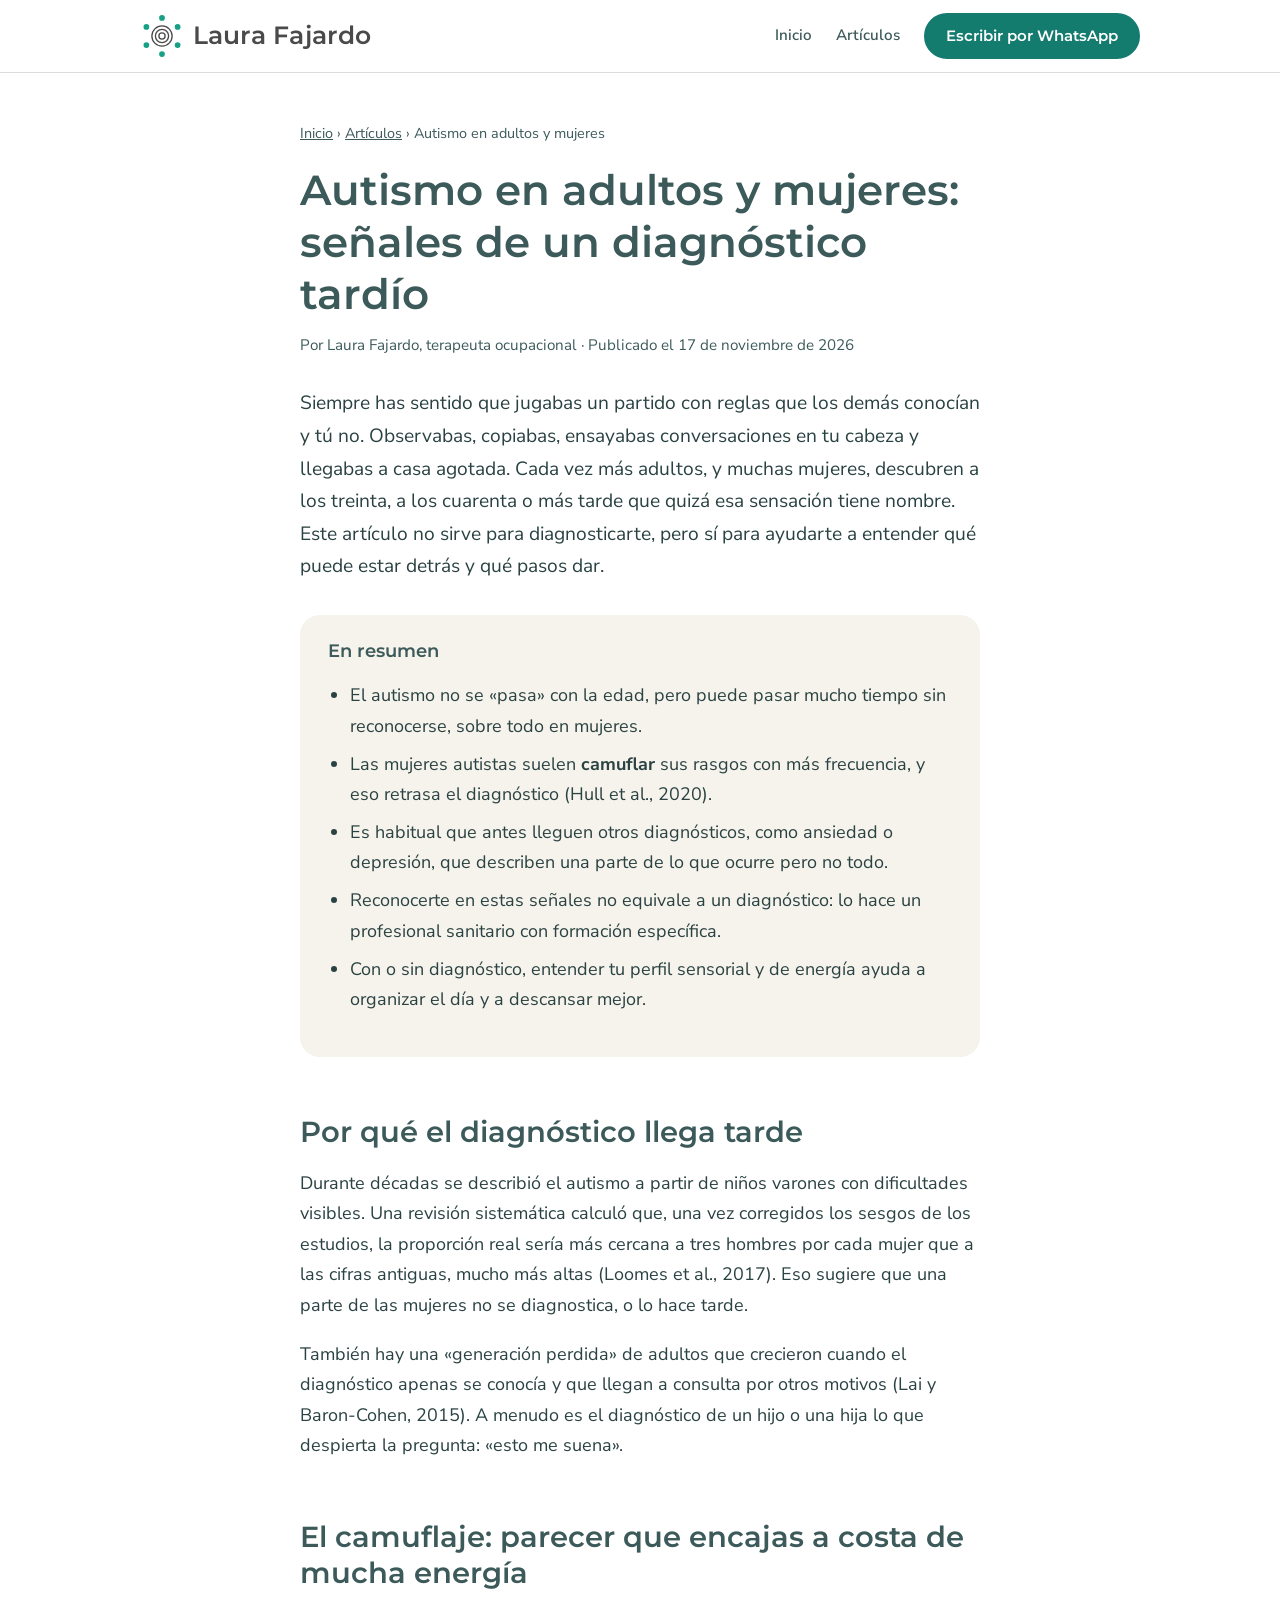
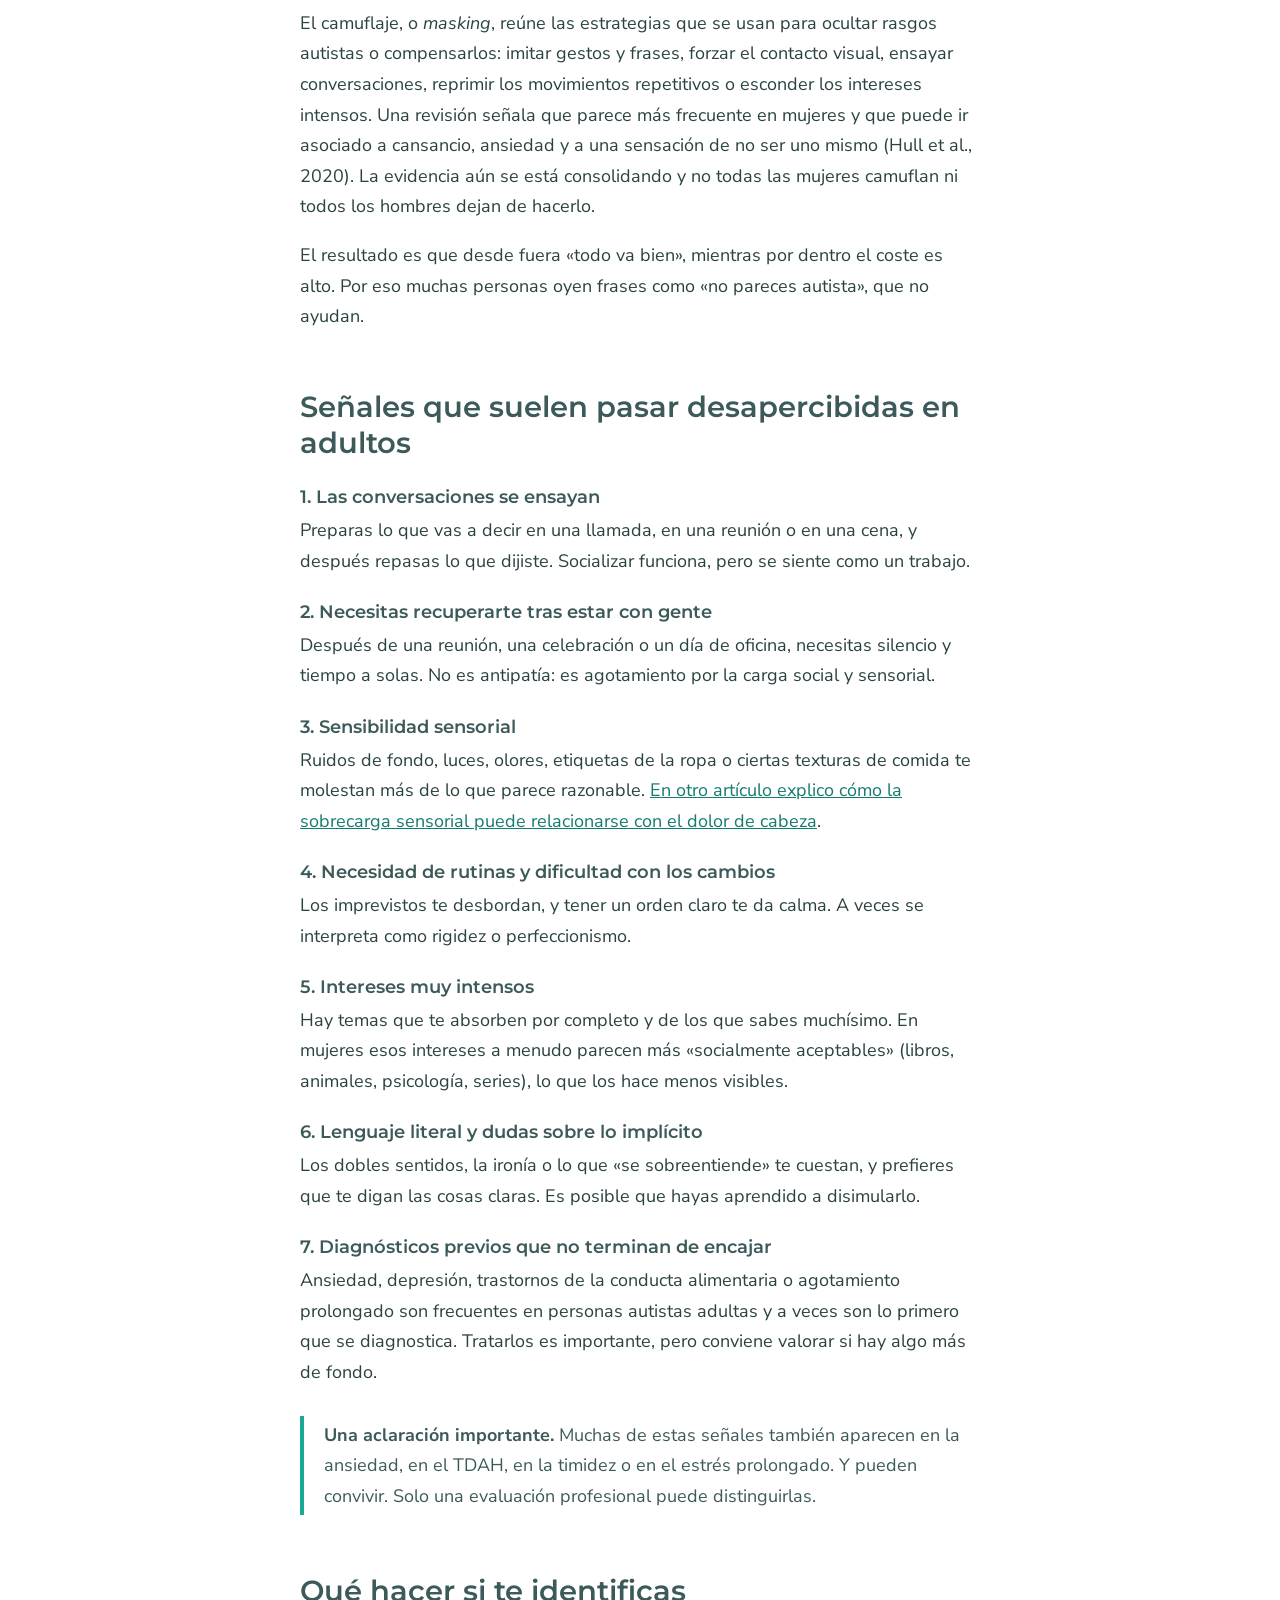
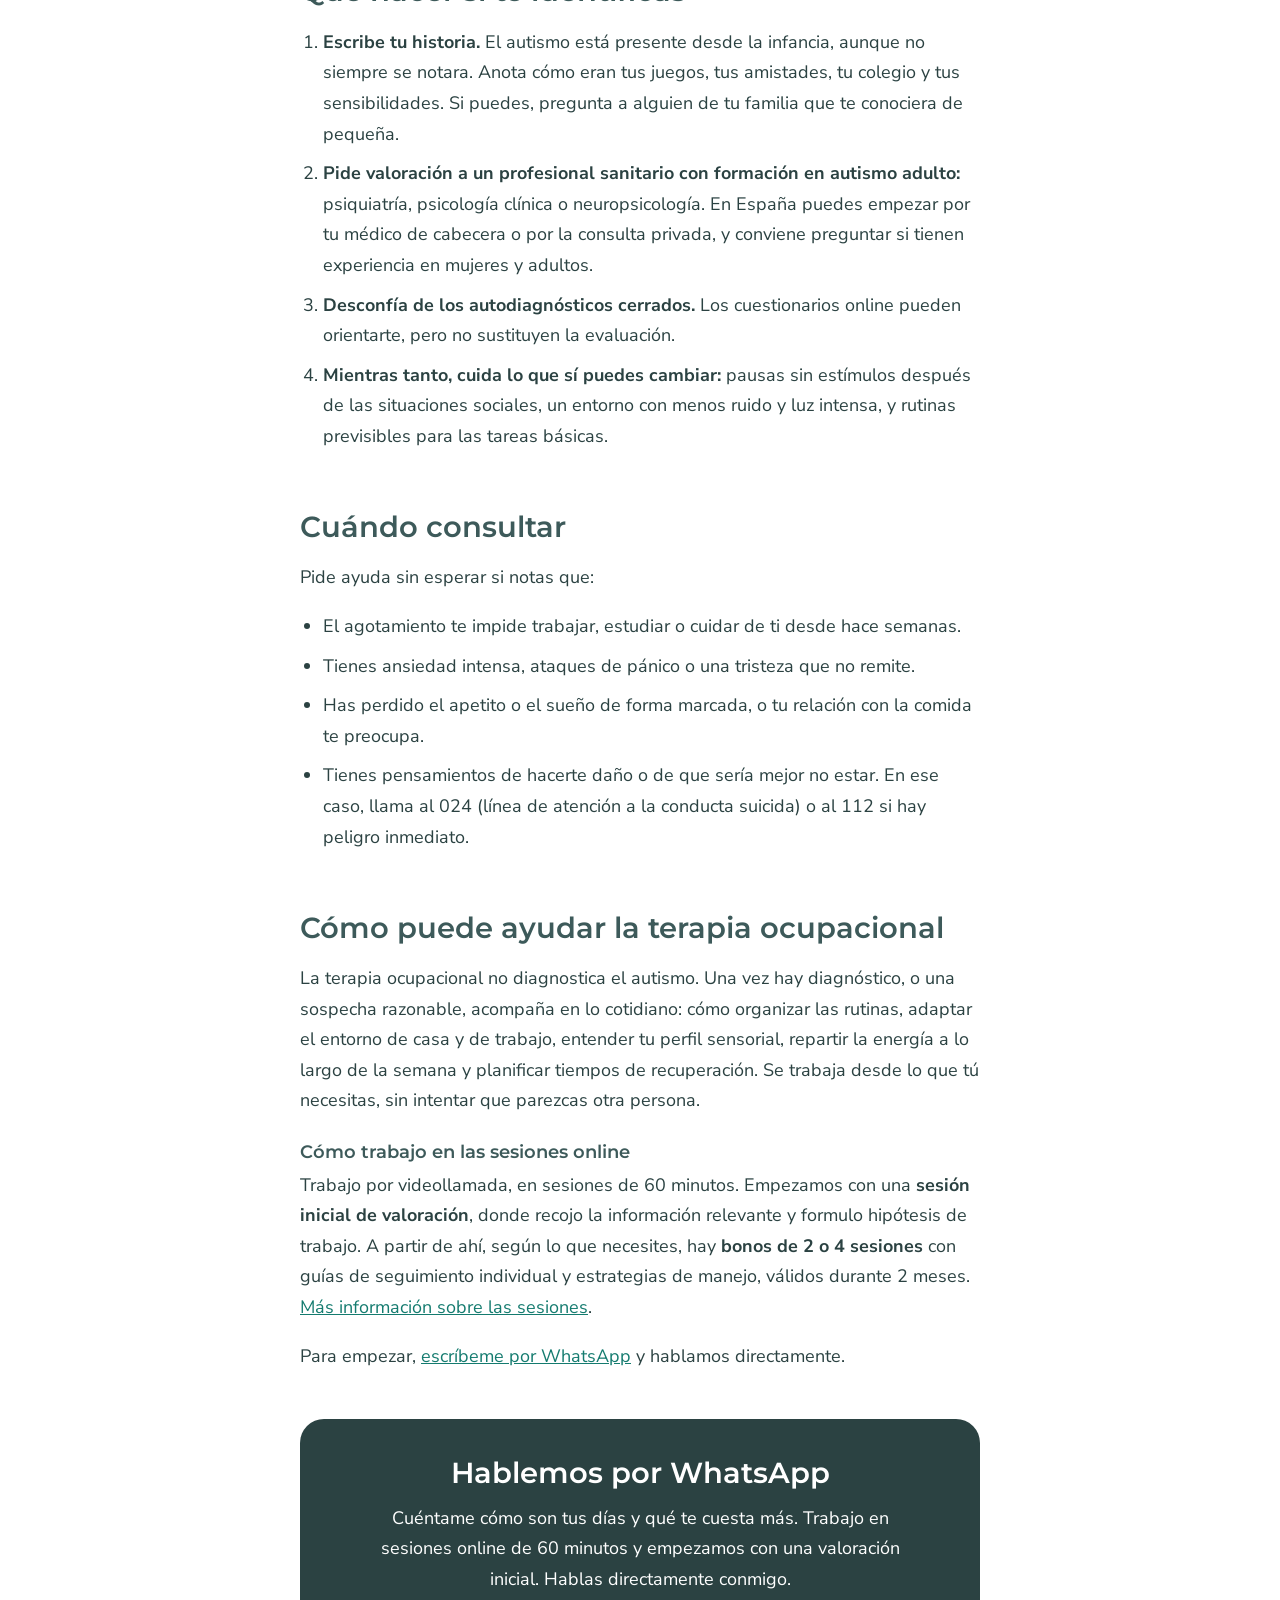
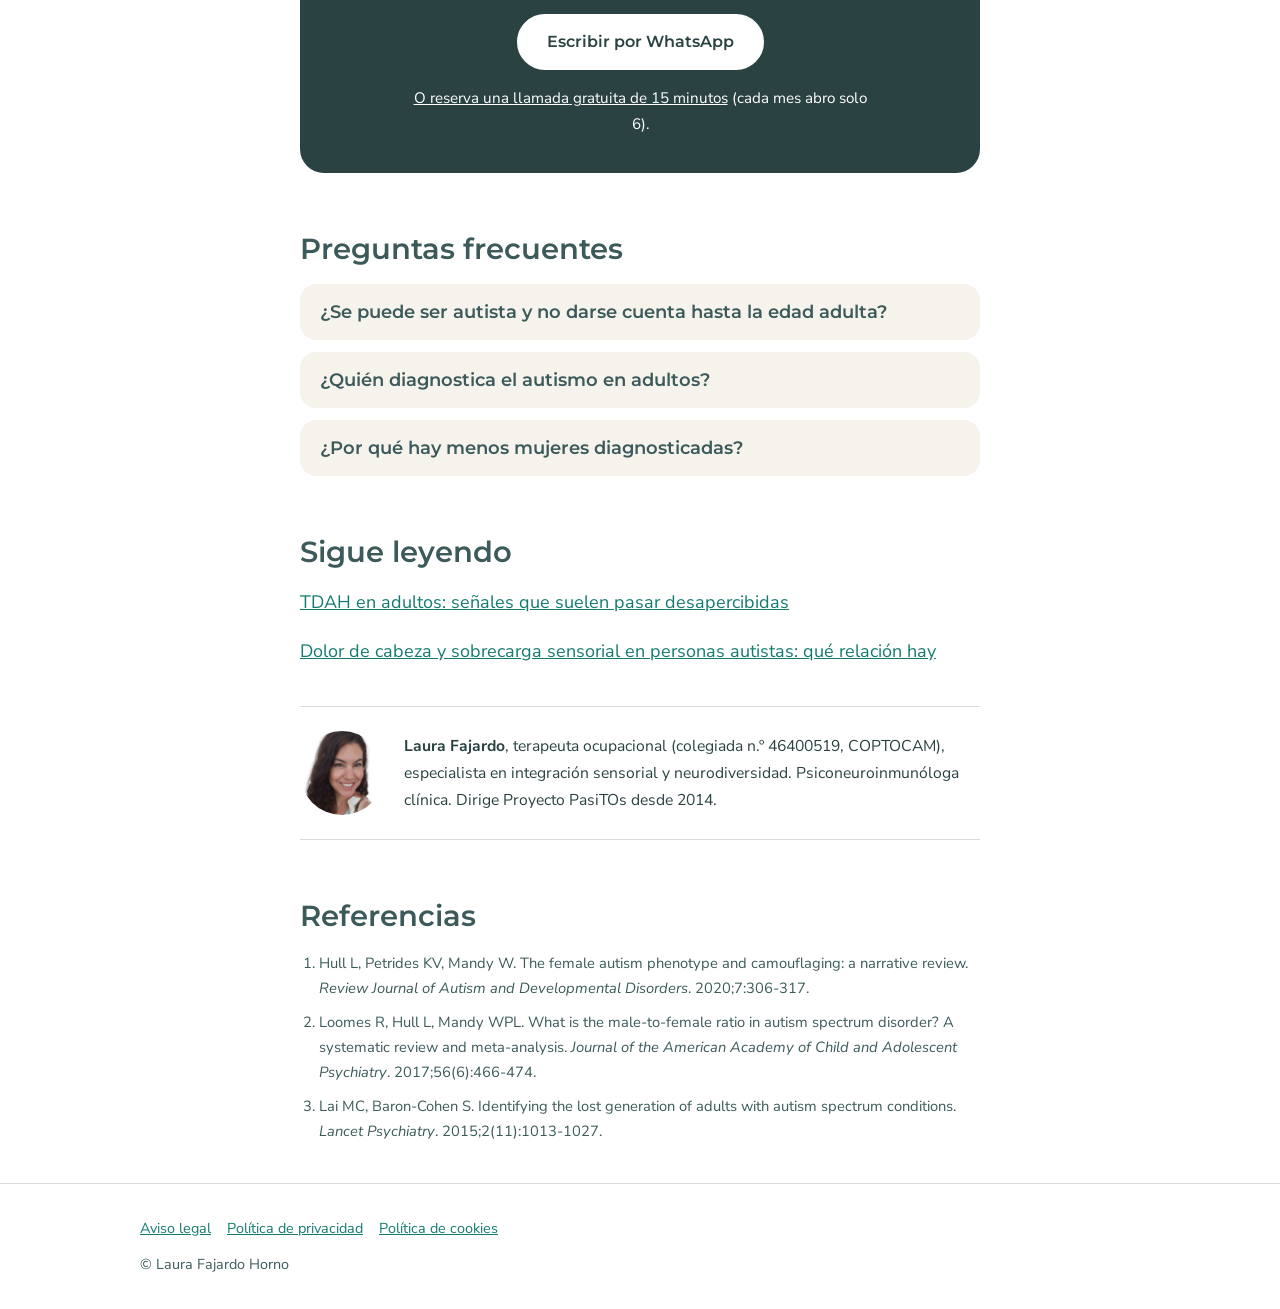
<file: blog/autismo-adultos-mujeres-diagnostico-tardio.html>
<!DOCTYPE html>
<html lang="es">
<head>
<meta charset="UTF-8">
<meta name="viewport" content="width=device-width, initial-scale=1.0">
<title>Autismo en adultos y mujeres: diagnóstico tardío</title>
<meta name="description" content="Señales de autismo en adultos y mujeres que pasan desapercibidas, por qué el diagnóstico llega tarde, qué papel tiene el camuflaje y a quién acudir.">
<meta name="author" content="Laura Fajardo">
<link rel="canonical" href="https://www.laurafajardoto.com/blog/autismo-adultos-mujeres-diagnostico-tardio.html">
<link rel="icon" href="/marca/logo/favicon.svg" type="image/svg+xml">
<meta property="og:type" content="article">
<meta property="og:locale" content="es_ES">
<meta property="og:title" content="Autismo en adultos y mujeres: señales de un diagnóstico tardío">
<meta property="og:description" content="Señales de autismo que pasan desapercibidas en adultos y mujeres, el papel del camuflaje y a quién acudir.">
<meta property="og:url" content="https://www.laurafajardoto.com/blog/autismo-adultos-mujeres-diagnostico-tardio.html">
<meta property="og:image" content="https://www.laurafajardoto.com/marca/subir-a-github/og-laura-fajardo.jpg">
<meta name="twitter:card" content="summary_large_image">
<link rel="preconnect" href="https://fonts.googleapis.com">
<link rel="preconnect" href="https://fonts.gstatic.com" crossorigin>
<link href="https://fonts.googleapis.com/css2?family=Montserrat:wght@500;600&family=Nunito+Sans:wght@400;600&display=swap" rel="stylesheet">
<link rel="stylesheet" href="/blog/estilos.css">
<script type="application/ld+json">
{"@context": "https://schema.org", "@type": "Article", "headline": "Autismo en adultos y mujeres: señales de un diagnóstico tardío", "description": "Señales de autismo en adultos y mujeres que pasan desapercibidas, por qué el diagnóstico llega tarde, qué papel tiene el camuflaje y a quién acudir.", "inLanguage": "es-ES", "datePublished": "2026-11-17", "dateModified": "2026-11-17", "mainEntityOfPage": "https://www.laurafajardoto.com/blog/autismo-adultos-mujeres-diagnostico-tardio.html", "image": "https://www.laurafajardoto.com/marca/subir-a-github/og-laura-fajardo.jpg", "author": {"@type": "Person", "name": "Laura Fajardo", "jobTitle": "Terapeuta ocupacional", "url": "https://www.laurafajardoto.com/"}, "publisher": {"@type": "Person", "name": "Laura Fajardo"}}
</script>
<script type="application/ld+json">
{"@context": "https://schema.org", "@type": "FAQPage", "mainEntity": [{"@type": "Question", "name": "¿Se puede ser autista y no darse cuenta hasta la edad adulta?", "acceptedAnswer": {"@type": "Answer", "text": "Sí. Muchas personas, sobre todo mujeres, aprenden a compensar sus dificultades y no se reconocen en la imagen clásica del autismo. Cuando las demandas de la vida adulta aumentan, esas estrategias dejan de bastar y surge la pregunta."}}, {"@type": "Question", "name": "¿Quién diagnostica el autismo en adultos?", "acceptedAnswer": {"@type": "Answer", "text": "El diagnóstico lo hace un equipo o profesional sanitario con formación específica, como psiquiatría, psicología clínica o neuropsicología, con una evaluación que incluye la historia del desarrollo. La terapia ocupacional no diagnostica, pero puede acompañar el día a día."}}, {"@type": "Question", "name": "¿Por qué hay menos mujeres diagnosticadas?", "acceptedAnswer": {"@type": "Answer", "text": "Los criterios se construyeron con muestras mayoritariamente masculinas y muchas mujeres camuflan sus rasgos con más frecuencia. Por eso sus dificultades se atribuyen a ansiedad, depresión o timidez, y el diagnóstico se retrasa."}}]}
</script>
</head>
<body>

<header>
  <div class="wrap bar">
    <a href="/" aria-label="Laura Fajardo, ir al inicio">
      <svg class="logo" xmlns="http://www.w3.org/2000/svg" viewBox="0 0 560 100" role="img" aria-label="Laura Fajardo">
        <g fill="none" stroke="#4a4a4a" stroke-width="3"><circle cx="50" cy="50" r="7"/><circle cx="50" cy="50" r="15"/><circle cx="50" cy="50" r="23"/></g>
        <g fill="#16a085"><circle cx="50" cy="9" r="6.5"/><circle cx="85.5" cy="29.5" r="6.5"/><circle cx="85.5" cy="70.5" r="6.5"/><circle cx="50" cy="91" r="6.5"/><circle cx="14.5" cy="70.5" r="6.5"/><circle cx="14.5" cy="29.5" r="6.5"/></g>
        <text x="120" y="68" font-family="Montserrat, Avenir Next, Segoe UI, Arial, sans-serif" font-size="56" font-weight="600" letter-spacing="0.5" fill="#4a4a4a">Laura Fajardo</text>
      </svg>
    </a>
    <nav aria-label="Principal">
      <ul>
        <li class="oculta-movil"><a href="/">Inicio</a></li>
        <li><a href="/blog/">Artículos</a></li>
        <li><a class="btn btn-p" href="https://wa.me/34613723272?text=Hola%20Laura%2C%20he%20le%C3%ADdo%20tu%20art%C3%ADculo%20sobre%20autismo%20en%20adultos%20y%20mujeres%3A%20diagn%C3%B3stico%20tard%C3%ADo%20y%20me%20gustar%C3%ADa%20hablar%20contigo%20sobre%20las%20sesiones%20online." target="_blank" rel="noopener">Escribir por WhatsApp</a></li>
      </ul>
    </nav>
  </div>
</header>

<main>
<article>
  <div class="texto">
    <p class="migas"><a href="/">Inicio</a> › <a href="/blog/">Artículos</a> › Autismo en adultos y mujeres</p>
    <h1>Autismo en adultos y mujeres: señales de un diagnóstico tardío</h1>
    <p class="meta">Por Laura Fajardo, terapeuta ocupacional · Publicado el 17 de noviembre de 2026</p>

    <p class="entradilla">Siempre has sentido que jugabas un partido con reglas que los demás conocían y tú no. Observabas, copiabas, ensayabas conversaciones en tu cabeza y llegabas a casa agotada. Cada vez más adultos, y muchas mujeres, descubren a los treinta, a los cuarenta o más tarde que quizá esa sensación tiene nombre. Este artículo no sirve para diagnosticarte, pero sí para ayudarte a entender qué puede estar detrás y qué pasos dar.</p>

    <div class="resumen">
      <h2>En resumen</h2>
      <ul>
        <li>El autismo no se «pasa» con la edad, pero puede pasar mucho tiempo sin reconocerse, sobre todo en mujeres.</li>
        <li>Las mujeres autistas suelen <strong>camuflar</strong> sus rasgos con más frecuencia, y eso retrasa el diagnóstico (Hull et al., 2020).</li>
        <li>Es habitual que antes lleguen otros diagnósticos, como ansiedad o depresión, que describen una parte de lo que ocurre pero no todo.</li>
        <li>Reconocerte en estas señales no equivale a un diagnóstico: lo hace un profesional sanitario con formación específica.</li>
        <li>Con o sin diagnóstico, entender tu perfil sensorial y de energía ayuda a organizar el día y a descansar mejor.</li>
      </ul>
    </div>

    <h2>Por qué el diagnóstico llega tarde</h2>
    <p>Durante décadas se describió el autismo a partir de niños varones con dificultades visibles. Una revisión sistemática calculó que, una vez corregidos los sesgos de los estudios, la proporción real sería más cercana a tres hombres por cada mujer que a las cifras antiguas, mucho más altas (Loomes et al., 2017). Eso sugiere que una parte de las mujeres no se diagnostica, o lo hace tarde.</p>
    <p>También hay una «generación perdida» de adultos que crecieron cuando el diagnóstico apenas se conocía y que llegan a consulta por otros motivos (Lai y Baron-Cohen, 2015). A menudo es el diagnóstico de un hijo o una hija lo que despierta la pregunta: «esto me suena».</p>

    <h2>El camuflaje: parecer que encajas a costa de mucha energía</h2>
    <p>El camuflaje, o <em>masking</em>, reúne las estrategias que se usan para ocultar rasgos autistas o compensarlos: imitar gestos y frases, forzar el contacto visual, ensayar conversaciones, reprimir los movimientos repetitivos o esconder los intereses intensos. Una revisión señala que parece más frecuente en mujeres y que puede ir asociado a cansancio, ansiedad y a una sensación de no ser uno mismo (Hull et al., 2020). La evidencia aún se está consolidando y no todas las mujeres camuflan ni todos los hombres dejan de hacerlo.</p>
    <p>El resultado es que desde fuera «todo va bien», mientras por dentro el coste es alto. Por eso muchas personas oyen frases como «no pareces autista», que no ayudan.</p>

    <h2>Señales que suelen pasar desapercibidas en adultos</h2>
    <h3>1. Las conversaciones se ensayan</h3>
    <p>Preparas lo que vas a decir en una llamada, en una reunión o en una cena, y después repasas lo que dijiste. Socializar funciona, pero se siente como un trabajo.</p>
    <h3>2. Necesitas recuperarte tras estar con gente</h3>
    <p>Después de una reunión, una celebración o un día de oficina, necesitas silencio y tiempo a solas. No es antipatía: es agotamiento por la carga social y sensorial.</p>
    <h3>3. Sensibilidad sensorial</h3>
    <p>Ruidos de fondo, luces, olores, etiquetas de la ropa o ciertas texturas de comida te molestan más de lo que parece razonable. <a href="/blog/dolor-de-cabeza-sobrecarga-sensorial-autismo.html">En otro artículo explico cómo la sobrecarga sensorial puede relacionarse con el dolor de cabeza</a>.</p>
    <h3>4. Necesidad de rutinas y dificultad con los cambios</h3>
    <p>Los imprevistos te desbordan, y tener un orden claro te da calma. A veces se interpreta como rigidez o perfeccionismo.</p>
    <h3>5. Intereses muy intensos</h3>
    <p>Hay temas que te absorben por completo y de los que sabes muchísimo. En mujeres esos intereses a menudo parecen más «socialmente aceptables» (libros, animales, psicología, series), lo que los hace menos visibles.</p>
    <h3>6. Lenguaje literal y dudas sobre lo implícito</h3>
    <p>Los dobles sentidos, la ironía o lo que «se sobreentiende» te cuestan, y prefieres que te digan las cosas claras. Es posible que hayas aprendido a disimularlo.</p>
    <h3>7. Diagnósticos previos que no terminan de encajar</h3>
    <p>Ansiedad, depresión, trastornos de la conducta alimentaria o agotamiento prolongado son frecuentes en personas autistas adultas y a veces son lo primero que se diagnostica. Tratarlos es importante, pero conviene valorar si hay algo más de fondo.</p>

    <div class="aviso">
      <p><strong>Una aclaración importante.</strong> Muchas de estas señales también aparecen en la ansiedad, en el TDAH, en la timidez o en el estrés prolongado. Y pueden convivir. Solo una evaluación profesional puede distinguirlas.</p>
    </div>

    <h2>Qué hacer si te identificas</h2>
    <ol>
      <li><strong>Escribe tu historia.</strong> El autismo está presente desde la infancia, aunque no siempre se notara. Anota cómo eran tus juegos, tus amistades, tu colegio y tus sensibilidades. Si puedes, pregunta a alguien de tu familia que te conociera de pequeña.</li>
      <li><strong>Pide valoración a un profesional sanitario con formación en autismo adulto:</strong> psiquiatría, psicología clínica o neuropsicología. En España puedes empezar por tu médico de cabecera o por la consulta privada, y conviene preguntar si tienen experiencia en mujeres y adultos.</li>
      <li><strong>Desconfía de los autodiagnósticos cerrados.</strong> Los cuestionarios online pueden orientarte, pero no sustituyen la evaluación.</li>
      <li><strong>Mientras tanto, cuida lo que sí puedes cambiar:</strong> pausas sin estímulos después de las situaciones sociales, un entorno con menos ruido y luz intensa, y rutinas previsibles para las tareas básicas.</li>
    </ol>

    <h2>Cuándo consultar</h2>
    <p>Pide ayuda sin esperar si notas que:</p>
    <ul>
      <li>El agotamiento te impide trabajar, estudiar o cuidar de ti desde hace semanas.</li>
      <li>Tienes ansiedad intensa, ataques de pánico o una tristeza que no remite.</li>
      <li>Has perdido el apetito o el sueño de forma marcada, o tu relación con la comida te preocupa.</li>
      <li>Tienes pensamientos de hacerte daño o de que sería mejor no estar. En ese caso, llama al 024 (línea de atención a la conducta suicida) o al 112 si hay peligro inmediato.</li>
    </ul>

    <h2>Cómo puede ayudar la terapia ocupacional</h2>
    <p>La terapia ocupacional no diagnostica el autismo. Una vez hay diagnóstico, o una sospecha razonable, acompaña en lo cotidiano: cómo organizar las rutinas, adaptar el entorno de casa y de trabajo, entender tu perfil sensorial, repartir la energía a lo largo de la semana y planificar tiempos de recuperación. Se trabaja desde lo que tú necesitas, sin intentar que parezcas otra persona.</p>
    <h3>Cómo trabajo en las sesiones online</h3>
    <p>Trabajo por videollamada, en sesiones de 60 minutos. Empezamos con una <strong>sesión inicial de valoración</strong>, donde recojo la información relevante y formulo hipótesis de trabajo. A partir de ahí, según lo que necesites, hay <strong>bonos de 2 o 4 sesiones</strong> con guías de seguimiento individual y estrategias de manejo, válidos durante 2 meses. <a href="/#sesiones">Más información sobre las sesiones</a>.</p>
    <p>Para empezar, <a href="https://wa.me/34613723272?text=Hola%20Laura%2C%20he%20le%C3%ADdo%20tu%20art%C3%ADculo%20sobre%20autismo%20en%20adultos%20y%20mujeres%3A%20diagn%C3%B3stico%20tard%C3%ADo%20y%20me%20gustar%C3%ADa%20hablar%20contigo%20sobre%20las%20sesiones%20online." target="_blank" rel="noopener">escríbeme por WhatsApp</a> y hablamos directamente.</p>

    <div class="cta">
      <h2>Hablemos por WhatsApp</h2>
      <p>Cuéntame cómo son tus días y qué te cuesta más. Trabajo en sesiones online de 60 minutos y empezamos con una valoración inicial. Hablas directamente conmigo.</p>
      <a class="btn btn-p" href="https://wa.me/34613723272?text=Hola%20Laura%2C%20he%20le%C3%ADdo%20tu%20art%C3%ADculo%20sobre%20autismo%20en%20adultos%20y%20mujeres%3A%20diagn%C3%B3stico%20tard%C3%ADo%20y%20me%20gustar%C3%ADa%20hablar%20contigo%20sobre%20las%20sesiones%20online." target="_blank" rel="noopener">Escribir por WhatsApp</a>
      <p style="margin-top:16px;font-size:.95rem"><a href="https://calendar.app.google/Lk1KQupNKWJ7DPoT9" target="_blank" rel="noopener" style="color:#fff">O reserva una llamada gratuita de 15 minutos</a> (cada mes abro solo 6).</p>
    </div>

    <section class="faq" aria-label="Preguntas frecuentes">
      <h2>Preguntas frecuentes</h2>
      <details><summary>¿Se puede ser autista y no darse cuenta hasta la edad adulta?</summary><p>Sí. Muchas personas, sobre todo mujeres, aprenden a compensar sus dificultades y no se reconocen en la imagen clásica del autismo. Cuando las demandas de la vida adulta aumentan, esas estrategias dejan de bastar y surge la pregunta.</p></details>
      <details><summary>¿Quién diagnostica el autismo en adultos?</summary><p>El diagnóstico lo hace un equipo o profesional sanitario con formación específica, como psiquiatría, psicología clínica o neuropsicología, con una evaluación que incluye la historia del desarrollo. La terapia ocupacional no diagnostica, pero puede acompañar el día a día.</p></details>
      <details><summary>¿Por qué hay menos mujeres diagnosticadas?</summary><p>Los criterios se construyeron con muestras mayoritariamente masculinas y muchas mujeres camuflan sus rasgos con más frecuencia. Por eso sus dificultades se atribuyen a ansiedad, depresión o timidez, y el diagnóstico se retrasa.</p></details>
    </section>

    <h2>Sigue leyendo</h2>
    <p><a href="/blog/tdah-adultos-senales.html">TDAH en adultos: señales que suelen pasar desapercibidas</a></p>
    <p><a href="/blog/dolor-de-cabeza-sobrecarga-sensorial-autismo.html">Dolor de cabeza y sobrecarga sensorial en personas autistas: qué relación hay</a></p>

    <div class="autora">
      <img src="/img/laura.jpg" alt="Laura Fajardo" width="84" height="84" loading="lazy">
      <p><strong>Laura Fajardo</strong>, terapeuta ocupacional (colegiada n.º 46400519, COPTOCAM), especialista en integración sensorial y neurodiversidad. Psiconeuroinmunóloga clínica. Dirige Proyecto PasiTOs desde 2014.</p>
    </div>

    <h2>Referencias</h2>
    <!-- CONFIRMAR: revisar títulos, autores, años, volúmenes y páginas de las 3 referencias; confirmar que la proporción 3:1 es la de Loomes et al. 2017 -->
    <ol class="refs">
      <li>Hull L, Petrides KV, Mandy W. The female autism phenotype and camouflaging: a narrative review. <em>Review Journal of Autism and Developmental Disorders</em>. 2020;7:306-317.</li>
      <li>Loomes R, Hull L, Mandy WPL. What is the male-to-female ratio in autism spectrum disorder? A systematic review and meta-analysis. <em>Journal of the American Academy of Child and Adolescent Psychiatry</em>. 2017;56(6):466-474.</li>
      <li>Lai MC, Baron-Cohen S. Identifying the lost generation of adults with autism spectrum conditions. <em>Lancet Psychiatry</em>. 2015;2(11):1013-1027.</li>
    </ol>
  </div>
</article>
</main>

<footer>
  <div class="wrap">
    <a href="/legal/aviso-legal.html">Aviso legal</a><a href="/legal/politica-de-privacidad.html">Política de privacidad</a><a href="/legal/politica-de-cookies.html">Política de cookies</a>
    <p style="margin-top:12px">© Laura Fajardo Horno</p>
  </div>
</footer>

<div class="barra-movil"><a class="btn btn-p" href="https://wa.me/34613723272?text=Hola%20Laura%2C%20he%20le%C3%ADdo%20tu%20art%C3%ADculo%20sobre%20autismo%20en%20adultos%20y%20mujeres%3A%20diagn%C3%B3stico%20tard%C3%ADo%20y%20me%20gustar%C3%ADa%20hablar%20contigo%20sobre%20las%20sesiones%20online." target="_blank" rel="noopener">Escribir por WhatsApp</a></div>
</body>
</html>
</file>
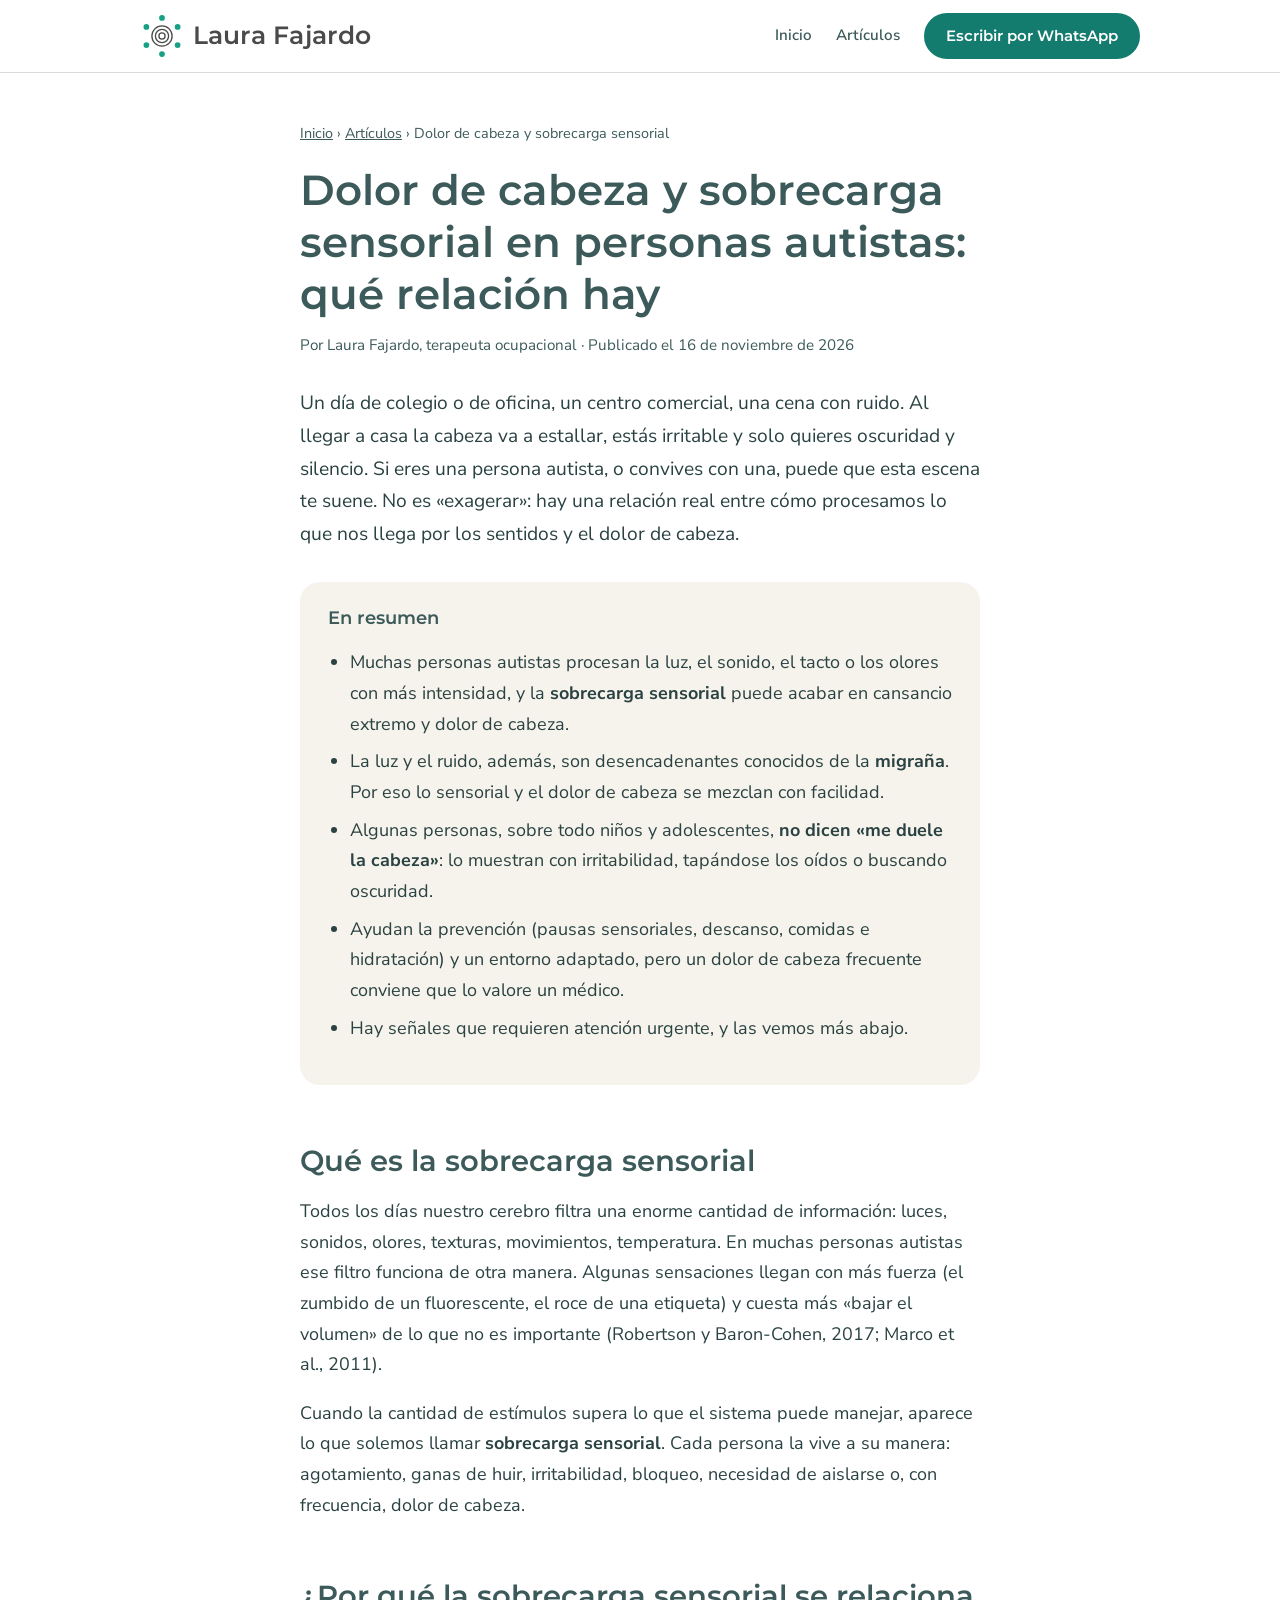
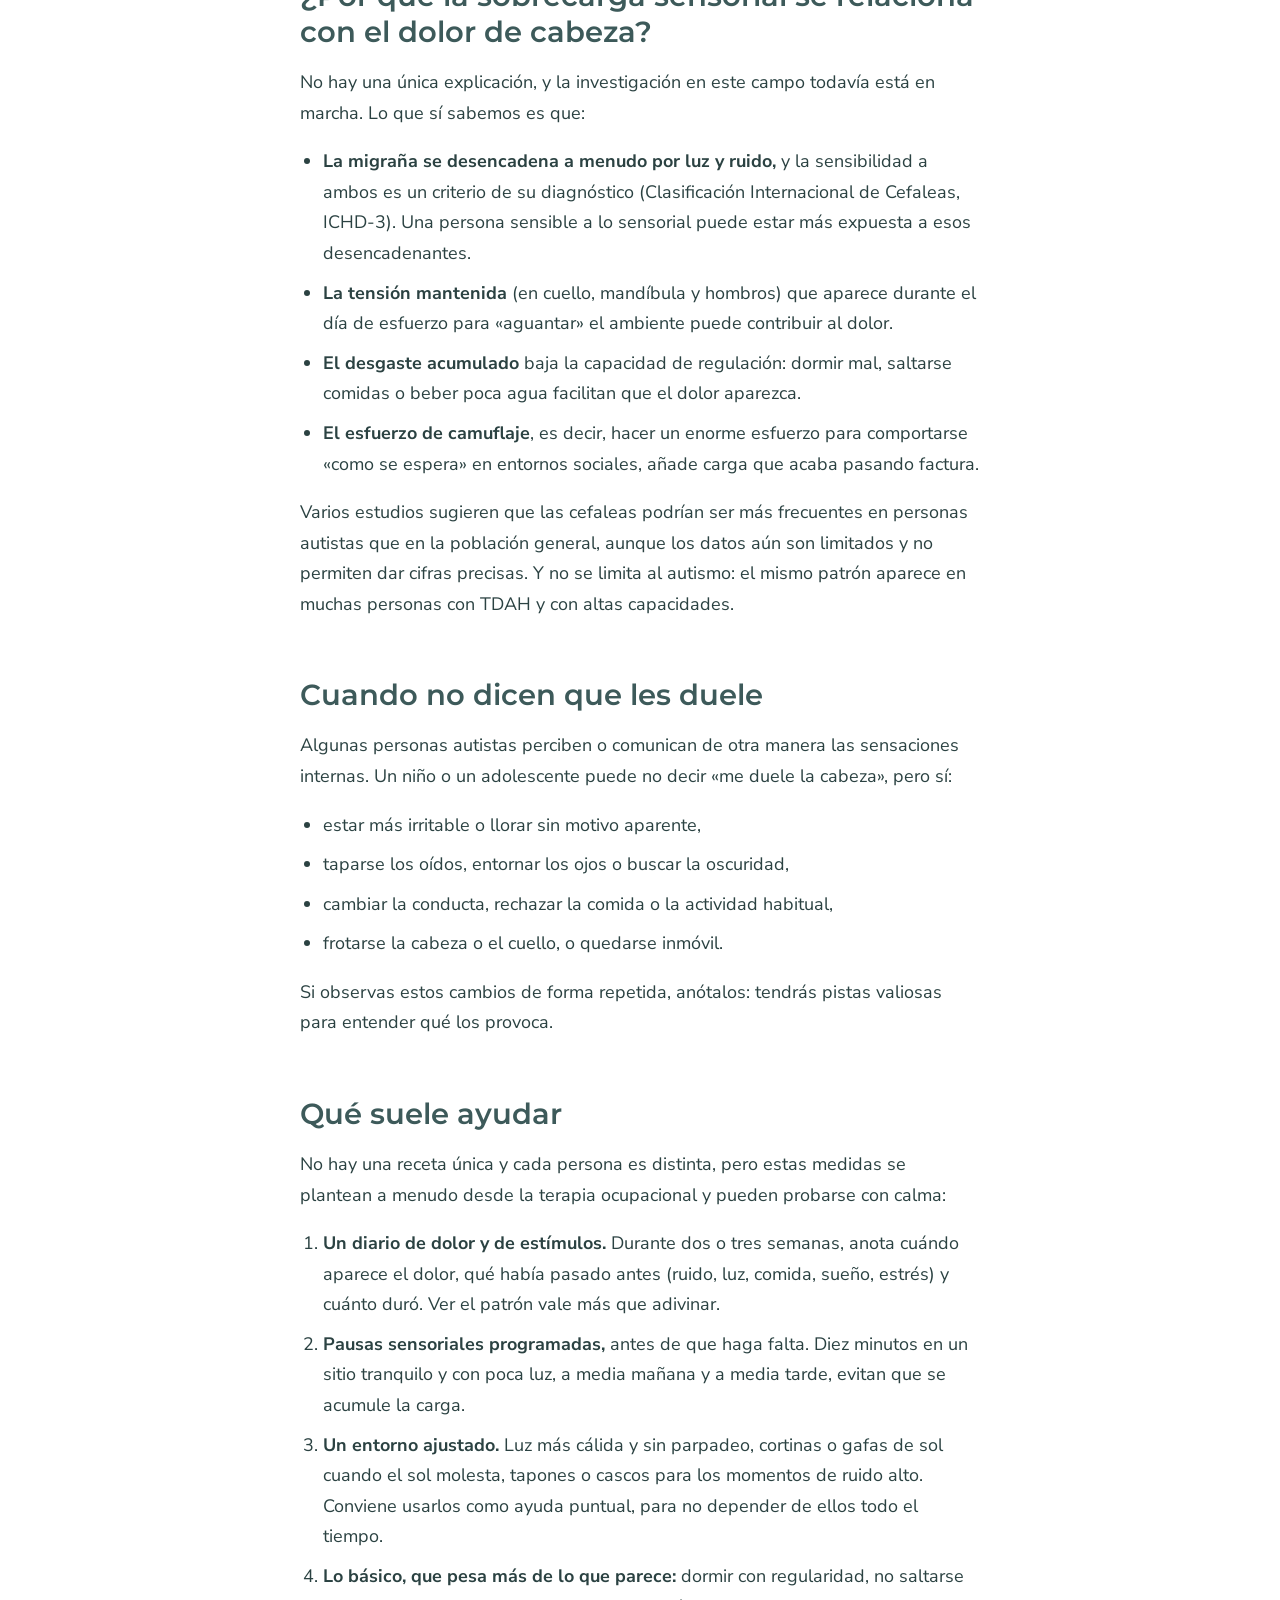
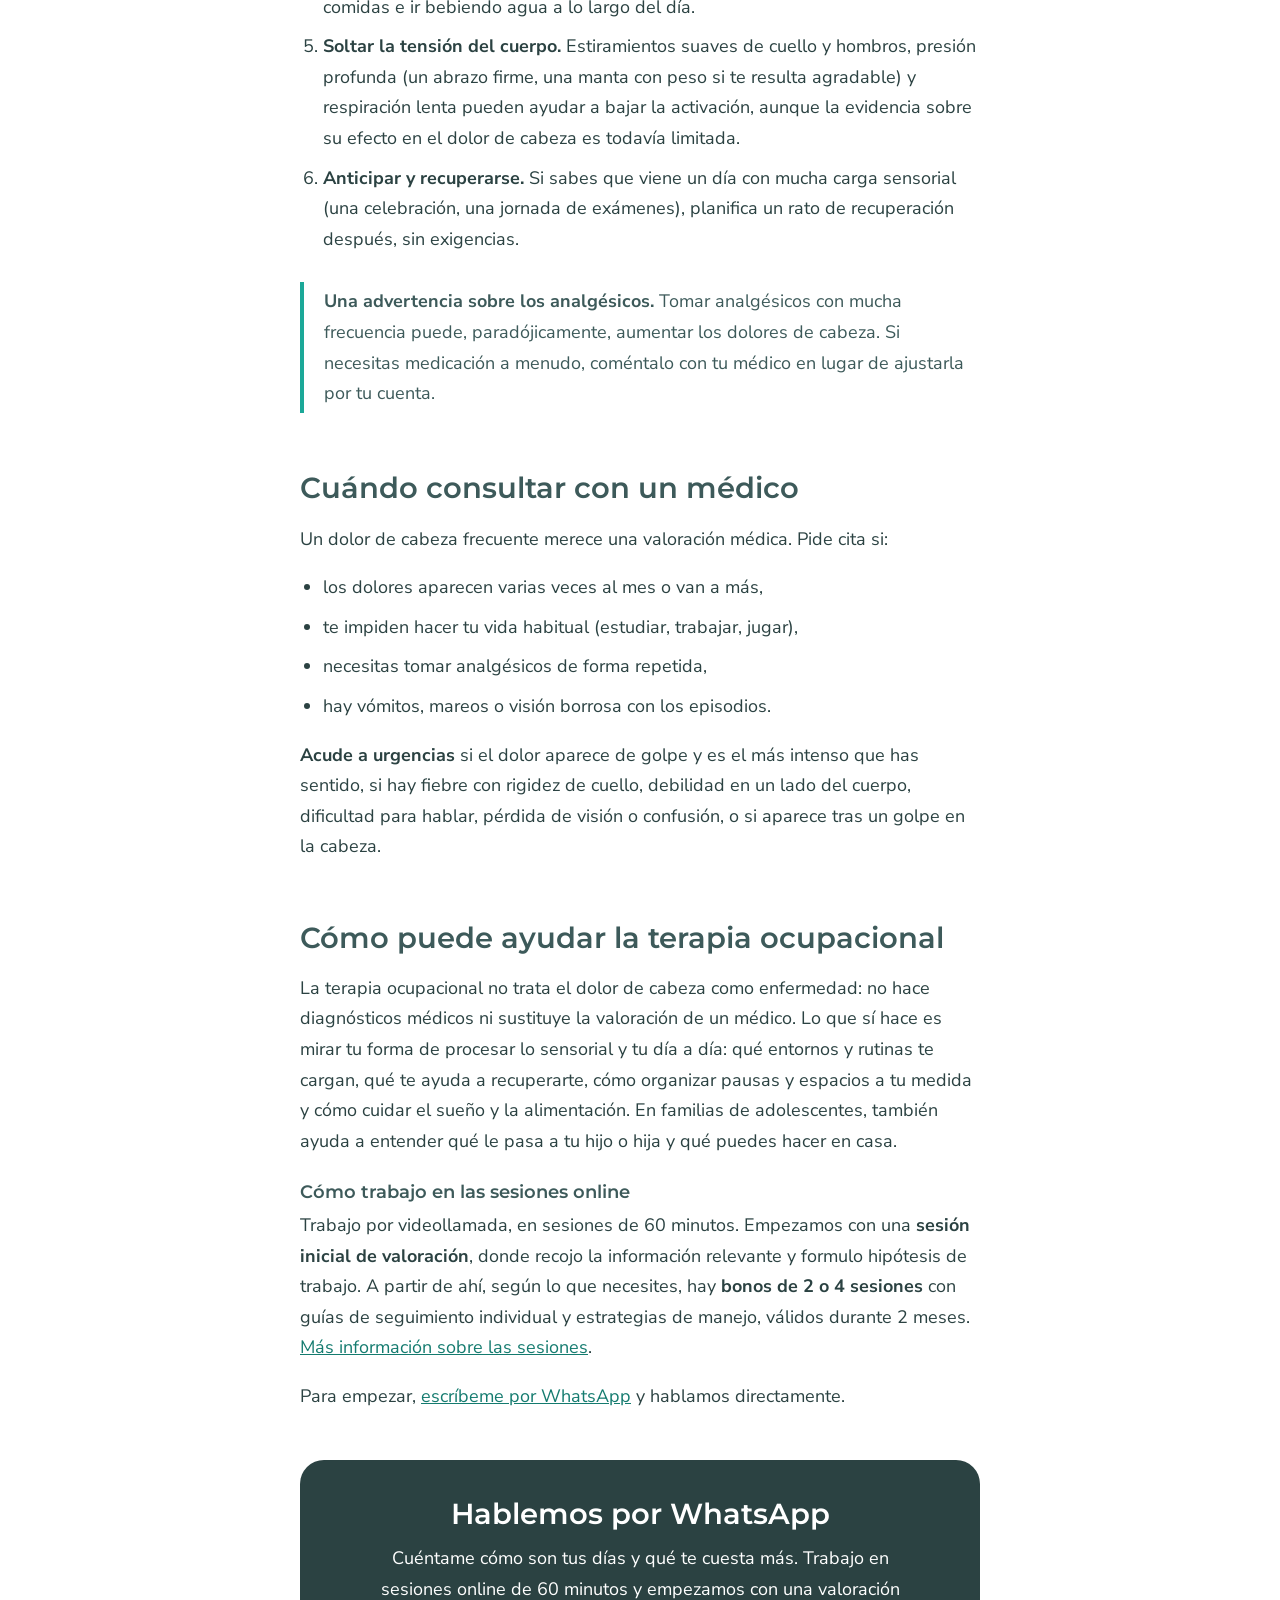
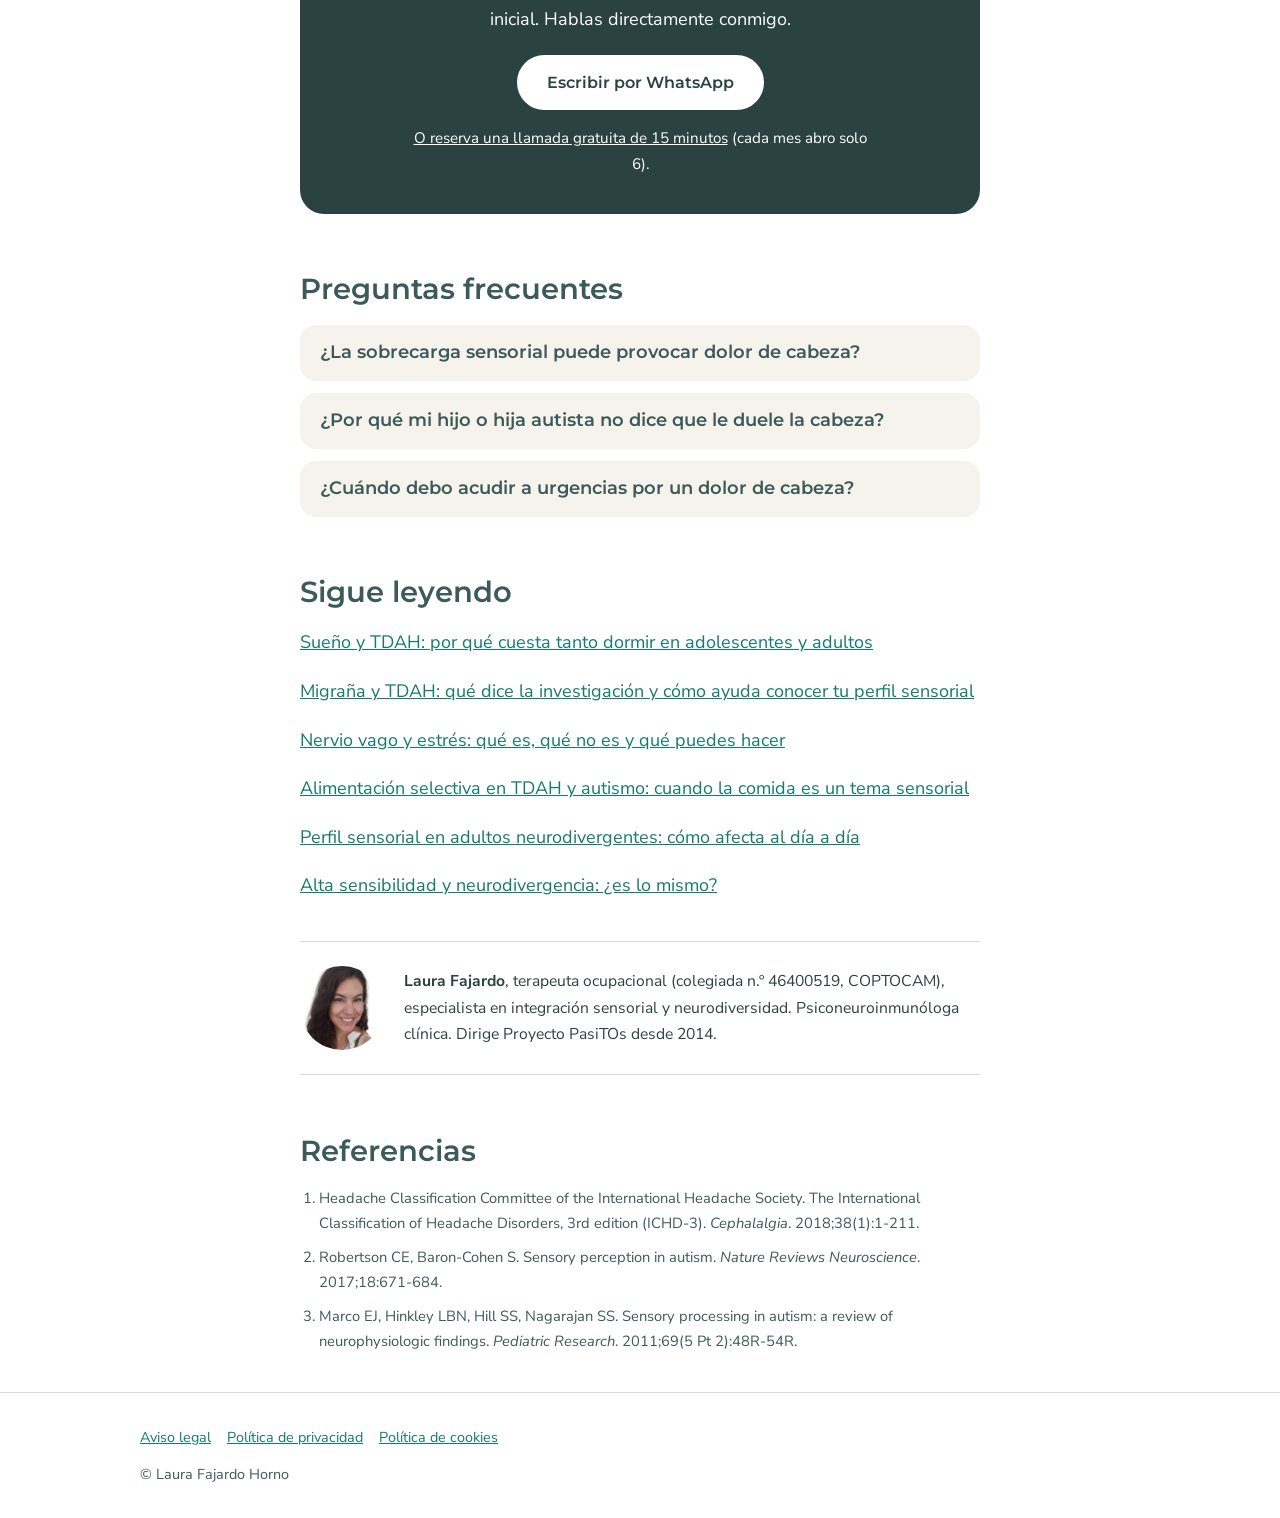
<file: blog/dolor-de-cabeza-sobrecarga-sensorial-autismo.html>
<!DOCTYPE html>
<html lang="es">
<head>
<meta charset="UTF-8">
<meta name="viewport" content="width=device-width, initial-scale=1.0">
<title>Dolor de cabeza y sobrecarga sensorial en autismo</title>
<meta name="description" content="Qué relación hay entre la sobrecarga sensorial y el dolor de cabeza en personas autistas, qué puede ayudar en el día a día y cuándo consultar.">
<meta name="author" content="Laura Fajardo">
<link rel="canonical" href="https://www.laurafajardoto.com/blog/dolor-de-cabeza-sobrecarga-sensorial-autismo.html">
<link rel="icon" href="/marca/logo/favicon.svg" type="image/svg+xml">
<meta property="og:type" content="article">
<meta property="og:locale" content="es_ES">
<meta property="og:title" content="Dolor de cabeza y sobrecarga sensorial en personas autistas">
<meta property="og:description" content="Cómo se relacionan la sobrecarga sensorial y el dolor de cabeza, qué puede ayudar y cuándo consultar con un médico.">
<meta property="og:url" content="https://www.laurafajardoto.com/blog/dolor-de-cabeza-sobrecarga-sensorial-autismo.html">
<meta property="og:image" content="https://www.laurafajardoto.com/marca/subir-a-github/og-laura-fajardo.jpg">
<meta name="twitter:card" content="summary_large_image">
<link rel="preconnect" href="https://fonts.googleapis.com">
<link rel="preconnect" href="https://fonts.gstatic.com" crossorigin>
<link href="https://fonts.googleapis.com/css2?family=Montserrat:wght@500;600&family=Nunito+Sans:wght@400;600&display=swap" rel="stylesheet">
<link rel="stylesheet" href="/blog/estilos.css">
<script type="application/ld+json">
{"@context":"https://schema.org","@type":"Article","headline":"Dolor de cabeza y sobrecarga sensorial en personas autistas: qué relación hay","description":"Qué relación hay entre la sobrecarga sensorial y el dolor de cabeza en personas autistas, qué puede ayudar en el día a día y cuándo consultar.","inLanguage":"es-ES","datePublished":"2026-11-16","dateModified":"2026-11-16","mainEntityOfPage":"https://www.laurafajardoto.com/blog/dolor-de-cabeza-sobrecarga-sensorial-autismo.html","image":"https://www.laurafajardoto.com/marca/subir-a-github/og-laura-fajardo.jpg","author":{"@type":"Person","name":"Laura Fajardo","jobTitle":"Terapeuta ocupacional","url":"https://www.laurafajardoto.com/"},"publisher":{"@type":"Person","name":"Laura Fajardo"}}
</script>
<script type="application/ld+json">
{"@context":"https://schema.org","@type":"FAQPage","mainEntity":[
{"@type":"Question","name":"¿La sobrecarga sensorial puede provocar dolor de cabeza?","acceptedAnswer":{"@type":"Answer","text":"Muchas personas lo describen así: tras horas de luz intensa, ruido o ambientes saturados, aparece dolor de cabeza junto con cansancio y irritabilidad. La luz y el ruido también son desencadenantes conocidos de la migraña. Aun así, no todo dolor de cabeza se explica por lo sensorial, y conviene que lo valore un médico."}},
{"@type":"Question","name":"¿Por qué mi hijo o hija autista no dice que le duele la cabeza?","acceptedAnswer":{"@type":"Answer","text":"Algunas personas autistas perciben o expresan el dolor y las sensaciones internas de forma distinta, por lo que pueden mostrarlo con irritabilidad, tapándose los oídos, buscando oscuridad o cambios de conducta en lugar de decir que les duele."}},
{"@type":"Question","name":"¿Cuándo debo acudir a urgencias por un dolor de cabeza?","acceptedAnswer":{"@type":"Answer","text":"Si el dolor aparece de golpe y es el más intenso que has sentido, si va acompañado de fiebre con rigidez de cuello, debilidad, dificultad para hablar, pérdida de visión o confusión, o si aparece tras un golpe en la cabeza."}}
]}
</script>
</head>
<body>

<header>
  <div class="wrap bar">
    <a href="/" aria-label="Laura Fajardo, ir al inicio">
      <svg class="logo" xmlns="http://www.w3.org/2000/svg" viewBox="0 0 560 100" role="img" aria-label="Laura Fajardo">
        <g fill="none" stroke="#4a4a4a" stroke-width="3"><circle cx="50" cy="50" r="7"/><circle cx="50" cy="50" r="15"/><circle cx="50" cy="50" r="23"/></g>
        <g fill="#16a085"><circle cx="50" cy="9" r="6.5"/><circle cx="85.5" cy="29.5" r="6.5"/><circle cx="85.5" cy="70.5" r="6.5"/><circle cx="50" cy="91" r="6.5"/><circle cx="14.5" cy="70.5" r="6.5"/><circle cx="14.5" cy="29.5" r="6.5"/></g>
        <text x="120" y="68" font-family="Montserrat, Avenir Next, Segoe UI, Arial, sans-serif" font-size="56" font-weight="600" letter-spacing="0.5" fill="#4a4a4a">Laura Fajardo</text>
      </svg>
    </a>
    <nav aria-label="Principal">
      <ul>
        <li class="oculta-movil"><a href="/">Inicio</a></li>
        <li><a href="/blog/">Artículos</a></li>
        <li><a class="btn btn-p" href="https://wa.me/34613723272?text=Hola%20Laura%2C%20he%20le%C3%ADdo%20tu%20art%C3%ADculo%20sobre%20dolor%20de%20cabeza%20y%20sobrecarga%20sensorial%20en%20autismo%20y%20me%20gustar%C3%ADa%20hablar%20contigo%20sobre%20las%20sesiones%20online." target="_blank" rel="noopener">Escribir por WhatsApp</a></li>
      </ul>
    </nav>
  </div>
</header>

<main>
<article>
  <div class="texto">
    <p class="migas"><a href="/">Inicio</a> › <a href="/blog/">Artículos</a> › Dolor de cabeza y sobrecarga sensorial</p>
    <h1>Dolor de cabeza y sobrecarga sensorial en personas autistas: qué relación hay</h1>
    <p class="meta">Por Laura Fajardo, terapeuta ocupacional · Publicado el 16 de noviembre de 2026</p>

    <p class="entradilla">Un día de colegio o de oficina, un centro comercial, una cena con ruido. Al llegar a casa la cabeza va a estallar, estás irritable y solo quieres oscuridad y silencio. Si eres una persona autista, o convives con una, puede que esta escena te suene. No es «exagerar»: hay una relación real entre cómo procesamos lo que nos llega por los sentidos y el dolor de cabeza.</p>

    <div class="resumen">
      <h2>En resumen</h2>
      <ul>
        <li>Muchas personas autistas procesan la luz, el sonido, el tacto o los olores con más intensidad, y la <strong>sobrecarga sensorial</strong> puede acabar en cansancio extremo y dolor de cabeza.</li>
        <li>La luz y el ruido, además, son desencadenantes conocidos de la <strong>migraña</strong>. Por eso lo sensorial y el dolor de cabeza se mezclan con facilidad.</li>
        <li>Algunas personas, sobre todo niños y adolescentes, <strong>no dicen «me duele la cabeza»</strong>: lo muestran con irritabilidad, tapándose los oídos o buscando oscuridad.</li>
        <li>Ayudan la prevención (pausas sensoriales, descanso, comidas e hidratación) y un entorno adaptado, pero un dolor de cabeza frecuente conviene que lo valore un médico.</li>
        <li>Hay señales que requieren atención urgente, y las vemos más abajo.</li>
      </ul>
    </div>

    <h2>Qué es la sobrecarga sensorial</h2>
    <p>Todos los días nuestro cerebro filtra una enorme cantidad de información: luces, sonidos, olores, texturas, movimientos, temperatura. En muchas personas autistas ese filtro funciona de otra manera. Algunas sensaciones llegan con más fuerza (el zumbido de un fluorescente, el roce de una etiqueta) y cuesta más «bajar el volumen» de lo que no es importante (Robertson y Baron-Cohen, 2017; Marco et al., 2011).</p>
    <p>Cuando la cantidad de estímulos supera lo que el sistema puede manejar, aparece lo que solemos llamar <strong>sobrecarga sensorial</strong>. Cada persona la vive a su manera: agotamiento, ganas de huir, irritabilidad, bloqueo, necesidad de aislarse o, con frecuencia, dolor de cabeza.</p>

    <h2>¿Por qué la sobrecarga sensorial se relaciona con el dolor de cabeza?</h2>
    <p>No hay una única explicación, y la investigación en este campo todavía está en marcha. Lo que sí sabemos es que:</p>
    <ul>
      <li><strong>La migraña se desencadena a menudo por luz y ruido,</strong> y la sensibilidad a ambos es un criterio de su diagnóstico (Clasificación Internacional de Cefaleas, ICHD-3). Una persona sensible a lo sensorial puede estar más expuesta a esos desencadenantes.</li>
      <li><strong>La tensión mantenida</strong> (en cuello, mandíbula y hombros) que aparece durante el día de esfuerzo para «aguantar» el ambiente puede contribuir al dolor.</li>
      <li><strong>El desgaste acumulado</strong> baja la capacidad de regulación: dormir mal, saltarse comidas o beber poca agua facilitan que el dolor aparezca.</li>
      <li><strong>El esfuerzo de camuflaje</strong>, es decir, hacer un enorme esfuerzo para comportarse «como se espera» en entornos sociales, añade carga que acaba pasando factura.</li>
    </ul>
    <p>Varios estudios sugieren que las cefaleas podrían ser más frecuentes en personas autistas que en la población general, aunque los datos aún son limitados y no permiten dar cifras precisas. Y no se limita al autismo: el mismo patrón aparece en muchas personas con TDAH y con altas capacidades.</p>

    <h2>Cuando no dicen que les duele</h2>
    <p>Algunas personas autistas perciben o comunican de otra manera las sensaciones internas. Un niño o un adolescente puede no decir «me duele la cabeza», pero sí:</p>
    <ul>
      <li>estar más irritable o llorar sin motivo aparente,</li>
      <li>taparse los oídos, entornar los ojos o buscar la oscuridad,</li>
      <li>cambiar la conducta, rechazar la comida o la actividad habitual,</li>
      <li>frotarse la cabeza o el cuello, o quedarse inmóvil.</li>
    </ul>
    <p>Si observas estos cambios de forma repetida, anótalos: tendrás pistas valiosas para entender qué los provoca.</p>

    <h2>Qué suele ayudar</h2>
    <p>No hay una receta única y cada persona es distinta, pero estas medidas se plantean a menudo desde la terapia ocupacional y pueden probarse con calma:</p>
    <ol>
      <li><strong>Un diario de dolor y de estímulos.</strong> Durante dos o tres semanas, anota cuándo aparece el dolor, qué había pasado antes (ruido, luz, comida, sueño, estrés) y cuánto duró. Ver el patrón vale más que adivinar.</li>
      <li><strong>Pausas sensoriales programadas,</strong> antes de que haga falta. Diez minutos en un sitio tranquilo y con poca luz, a media mañana y a media tarde, evitan que se acumule la carga.</li>
      <li><strong>Un entorno ajustado.</strong> Luz más cálida y sin parpadeo, cortinas o gafas de sol cuando el sol molesta, tapones o cascos para los momentos de ruido alto. Conviene usarlos como ayuda puntual, para no depender de ellos todo el tiempo.</li>
      <li><strong>Lo básico, que pesa más de lo que parece:</strong> dormir con regularidad, no saltarse comidas e ir bebiendo agua a lo largo del día.</li>
      <li><strong>Soltar la tensión del cuerpo.</strong> Estiramientos suaves de cuello y hombros, presión profunda (un abrazo firme, una manta con peso si te resulta agradable) y respiración lenta pueden ayudar a bajar la activación, aunque la evidencia sobre su efecto en el dolor de cabeza es todavía limitada.</li>
      <li><strong>Anticipar y recuperarse.</strong> Si sabes que viene un día con mucha carga sensorial (una celebración, una jornada de exámenes), planifica un rato de recuperación después, sin exigencias.</li>
    </ol>

    <div class="aviso">
      <p><strong>Una advertencia sobre los analgésicos.</strong> Tomar analgésicos con mucha frecuencia puede, paradójicamente, aumentar los dolores de cabeza. Si necesitas medicación a menudo, coméntalo con tu médico en lugar de ajustarla por tu cuenta.</p>
    </div>

    <h2>Cuándo consultar con un médico</h2>
    <p>Un dolor de cabeza frecuente merece una valoración médica. Pide cita si:</p>
    <ul>
      <li>los dolores aparecen varias veces al mes o van a más,</li>
      <li>te impiden hacer tu vida habitual (estudiar, trabajar, jugar),</li>
      <li>necesitas tomar analgésicos de forma repetida,</li>
      <li>hay vómitos, mareos o visión borrosa con los episodios.</li>
    </ul>
    <p><strong>Acude a urgencias</strong> si el dolor aparece de golpe y es el más intenso que has sentido, si hay fiebre con rigidez de cuello, debilidad en un lado del cuerpo, dificultad para hablar, pérdida de visión o confusión, o si aparece tras un golpe en la cabeza.</p>

    <h2>Cómo puede ayudar la terapia ocupacional</h2>
    <p>La terapia ocupacional no trata el dolor de cabeza como enfermedad: no hace diagnósticos médicos ni sustituye la valoración de un médico. Lo que sí hace es mirar tu forma de procesar lo sensorial y tu día a día: qué entornos y rutinas te cargan, qué te ayuda a recuperarte, cómo organizar pausas y espacios a tu medida y cómo cuidar el sueño y la alimentación. En familias de adolescentes, también ayuda a entender qué le pasa a tu hijo o hija y qué puedes hacer en casa.</p>
    <h3>Cómo trabajo en las sesiones online</h3>
    <p>Trabajo por videollamada, en sesiones de 60 minutos. Empezamos con una <strong>sesión inicial de valoración</strong>, donde recojo la información relevante y formulo hipótesis de trabajo. A partir de ahí, según lo que necesites, hay <strong>bonos de 2 o 4 sesiones</strong> con guías de seguimiento individual y estrategias de manejo, válidos durante 2 meses. <a href="/#sesiones">Más información sobre las sesiones</a>.</p>
    <p>Para empezar, <a href="https://wa.me/34613723272?text=Hola%20Laura%2C%20he%20le%C3%ADdo%20tu%20art%C3%ADculo%20sobre%20dolor%20de%20cabeza%20y%20sobrecarga%20sensorial%20en%20autismo%20y%20me%20gustar%C3%ADa%20hablar%20contigo%20sobre%20las%20sesiones%20online." target="_blank" rel="noopener">escríbeme por WhatsApp</a> y hablamos directamente.</p>

    <div class="cta">
      <h2>Hablemos por WhatsApp</h2>
      <p>Cuéntame cómo son tus días y qué te cuesta más. Trabajo en sesiones online de 60 minutos y empezamos con una valoración inicial. Hablas directamente conmigo.</p>
      <a class="btn btn-p" href="https://wa.me/34613723272?text=Hola%20Laura%2C%20he%20le%C3%ADdo%20tu%20art%C3%ADculo%20sobre%20dolor%20de%20cabeza%20y%20sobrecarga%20sensorial%20en%20autismo%20y%20me%20gustar%C3%ADa%20hablar%20contigo%20sobre%20las%20sesiones%20online." target="_blank" rel="noopener">Escribir por WhatsApp</a>
      <p style="margin-top:16px;font-size:.95rem"><a href="https://calendar.app.google/Lk1KQupNKWJ7DPoT9" target="_blank" rel="noopener" style="color:#fff">O reserva una llamada gratuita de 15 minutos</a> (cada mes abro solo 6).</p>
    </div>

    <section class="faq" aria-label="Preguntas frecuentes">
      <h2>Preguntas frecuentes</h2>
      <details><summary>¿La sobrecarga sensorial puede provocar dolor de cabeza?</summary><p>Muchas personas lo describen así: tras horas de luz intensa, ruido o ambientes saturados, aparece dolor de cabeza junto con cansancio e irritabilidad. La luz y el ruido también son desencadenantes conocidos de la migraña. Aun así, no todo dolor de cabeza se explica por lo sensorial, y conviene que lo valore un médico.</p></details>
      <details><summary>¿Por qué mi hijo o hija autista no dice que le duele la cabeza?</summary><p>Algunas personas autistas perciben o expresan el dolor y las sensaciones internas de forma distinta, por lo que pueden mostrarlo con irritabilidad, tapándose los oídos, buscando oscuridad o cambios de conducta en lugar de decir que les duele.</p></details>
      <details><summary>¿Cuándo debo acudir a urgencias por un dolor de cabeza?</summary><p>Si el dolor aparece de golpe y es el más intenso que has sentido, si va acompañado de fiebre con rigidez de cuello, debilidad, dificultad para hablar, pérdida de visión o confusión, o si aparece tras un golpe en la cabeza.</p></details>
    </section>

    <h2>Sigue leyendo</h2>
    <p><a href="/blog/sueno-tdah-adolescentes-adultos.html">Sueño y TDAH: por qué cuesta tanto dormir en adolescentes y adultos</a></p>
    <p><a href="/blog/migrana-tdah-regulacion-sensorial.html">Migraña y TDAH: qué dice la investigación y cómo ayuda conocer tu perfil sensorial</a></p>
    <p><a href="/blog/nervio-vago-estres-regulacion.html">Nervio vago y estrés: qué es, qué no es y qué puedes hacer</a></p>
    <p><a href="/blog/alimentacion-selectiva-sensorialidad-tdah-autismo.html">Alimentación selectiva en TDAH y autismo: cuando la comida es un tema sensorial</a></p>
    <p><a href="/blog/perfil-sensorial-adultos-dia-a-dia.html">Perfil sensorial en adultos neurodivergentes: cómo afecta al día a día</a></p>
    <p><a href="/blog/alta-sensibilidad-neurodivergencia.html">Alta sensibilidad y neurodivergencia: ¿es lo mismo?</a></p>

    <div class="autora">
      <img src="/img/laura.jpg" alt="Laura Fajardo" width="84" height="84" loading="lazy">
      <p><strong>Laura Fajardo</strong>, terapeuta ocupacional (colegiada n.º 46400519, COPTOCAM), especialista en integración sensorial y neurodiversidad. Psiconeuroinmunóloga clínica. Dirige Proyecto PasiTOs desde 2014.</p>
    </div>

    <h2>Referencias</h2>
    <!-- CONFIRMAR: revisar títulos, autores y datos de las referencias antes de dejar el artículo definitivo -->
    <ol class="refs">
      <li>Headache Classification Committee of the International Headache Society. The International Classification of Headache Disorders, 3rd edition (ICHD-3). <em>Cephalalgia</em>. 2018;38(1):1-211.</li>
      <li>Robertson CE, Baron-Cohen S. Sensory perception in autism. <em>Nature Reviews Neuroscience</em>. 2017;18:671-684.</li>
      <li>Marco EJ, Hinkley LBN, Hill SS, Nagarajan SS. Sensory processing in autism: a review of neurophysiologic findings. <em>Pediatric Research</em>. 2011;69(5 Pt 2):48R-54R.</li>
    </ol>
  </div>
</article>
</main>

<footer>
  <div class="wrap">
    <a href="/legal/aviso-legal.html">Aviso legal</a><a href="/legal/politica-de-privacidad.html">Política de privacidad</a><a href="/legal/politica-de-cookies.html">Política de cookies</a>
    <p style="margin-top:12px">© Laura Fajardo Horno</p>
  </div>
</footer>

<div class="barra-movil"><a class="btn btn-p" href="https://wa.me/34613723272?text=Hola%20Laura%2C%20he%20le%C3%ADdo%20tu%20art%C3%ADculo%20sobre%20dolor%20de%20cabeza%20y%20sobrecarga%20sensorial%20en%20autismo%20y%20me%20gustar%C3%ADa%20hablar%20contigo%20sobre%20las%20sesiones%20online." target="_blank" rel="noopener">Escribir por WhatsApp</a></div>
</body>
</html>
</file>
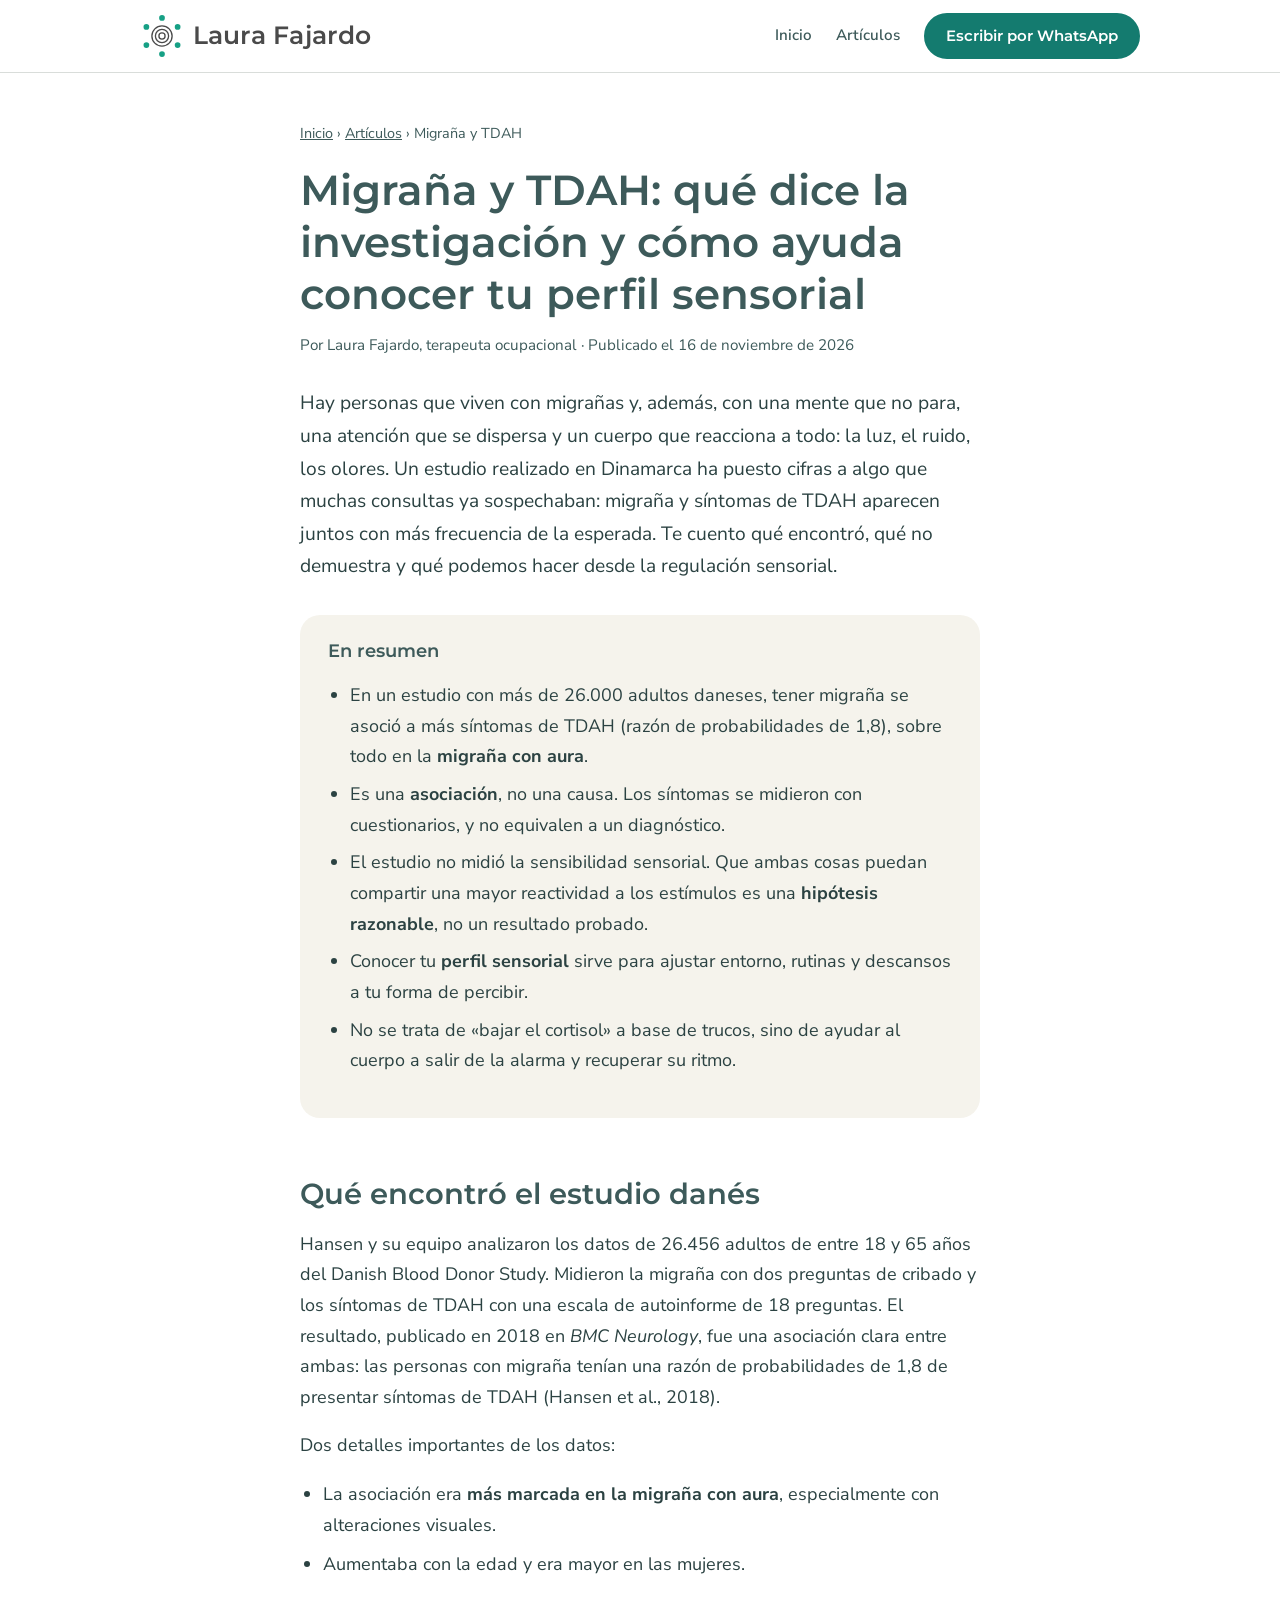
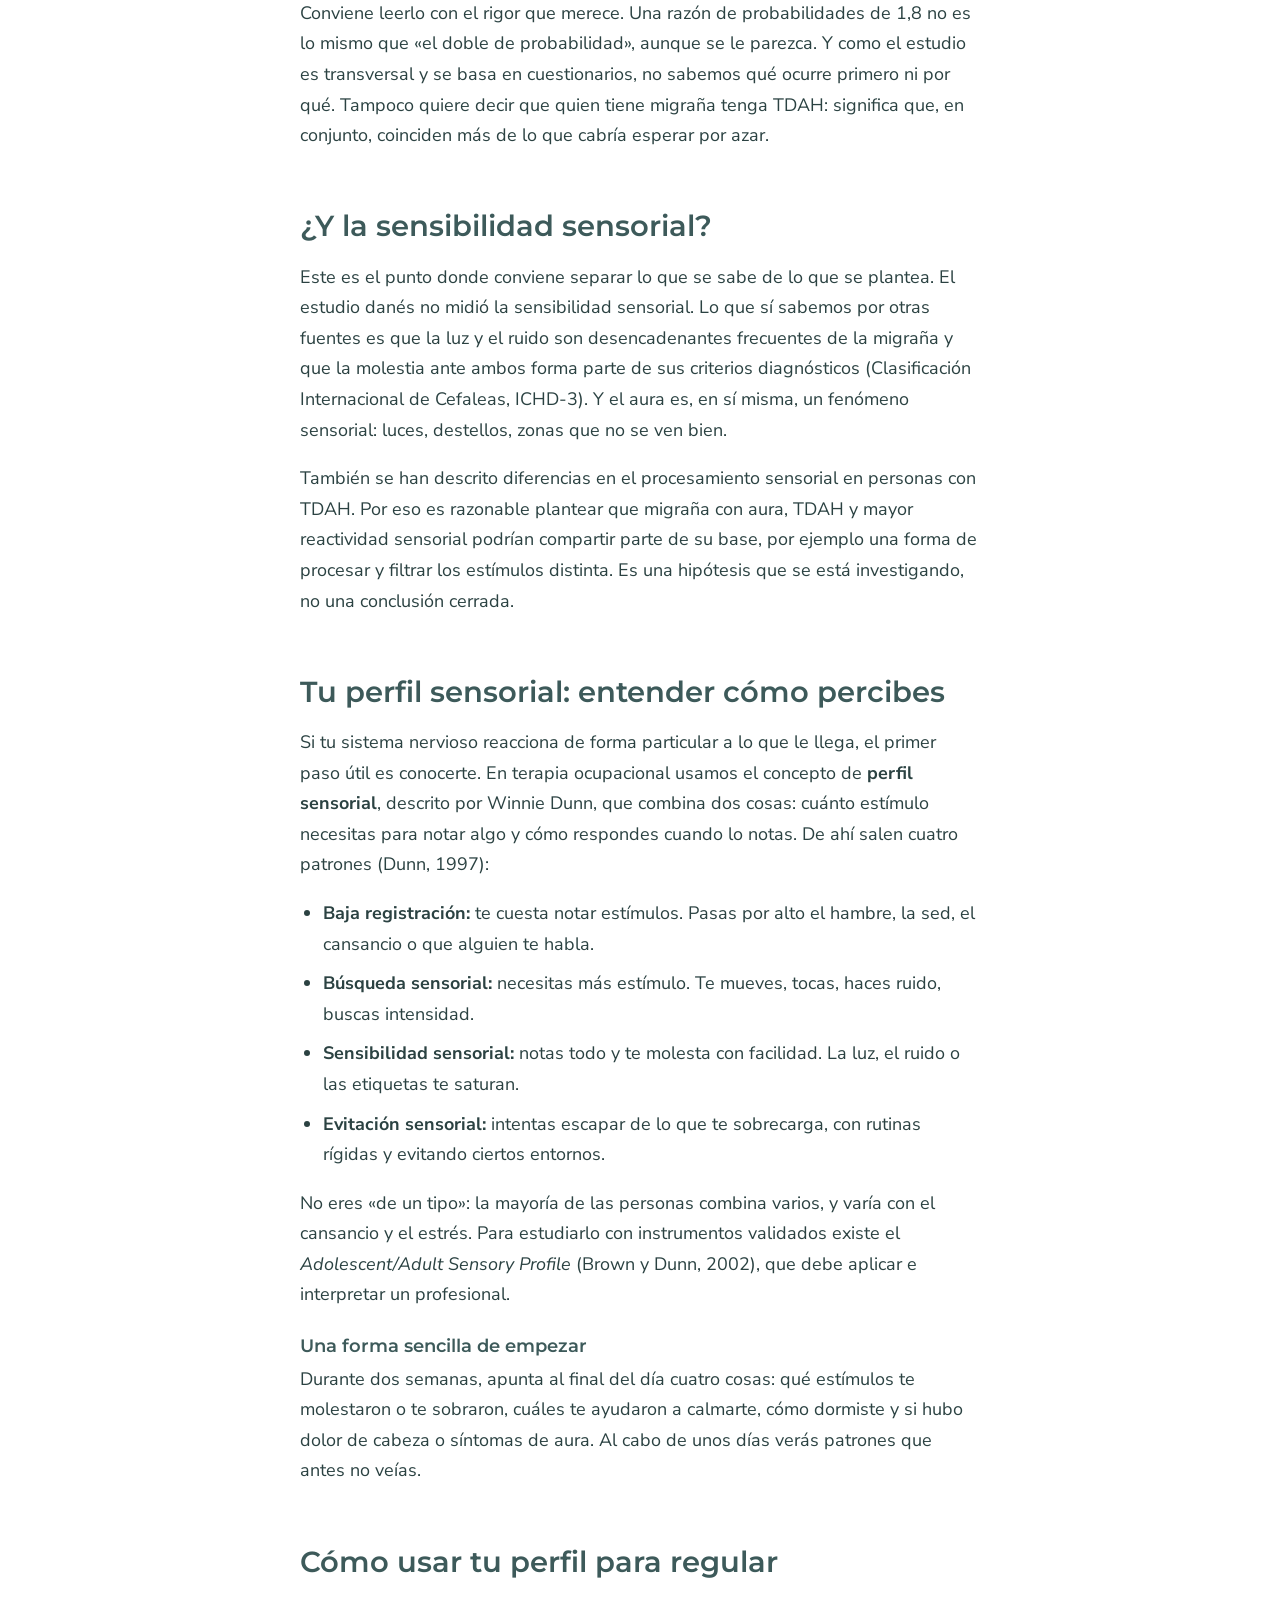
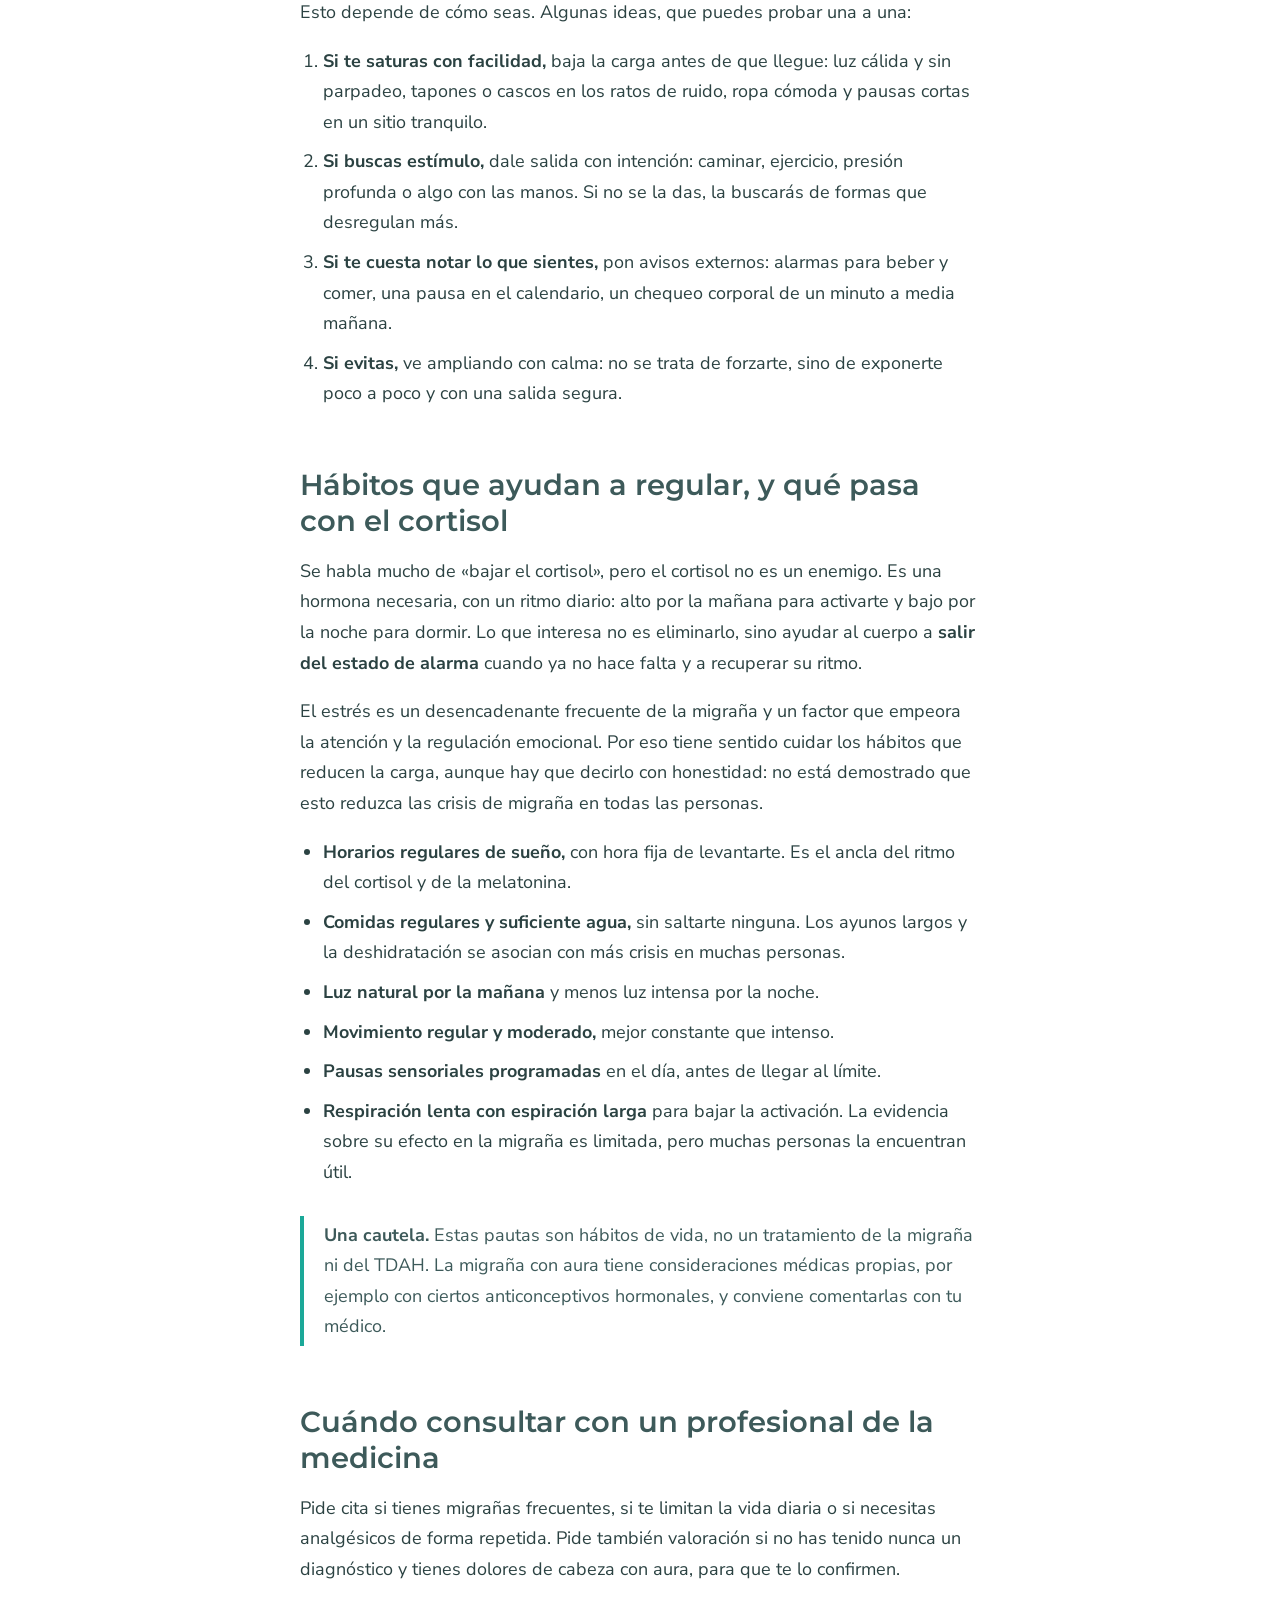
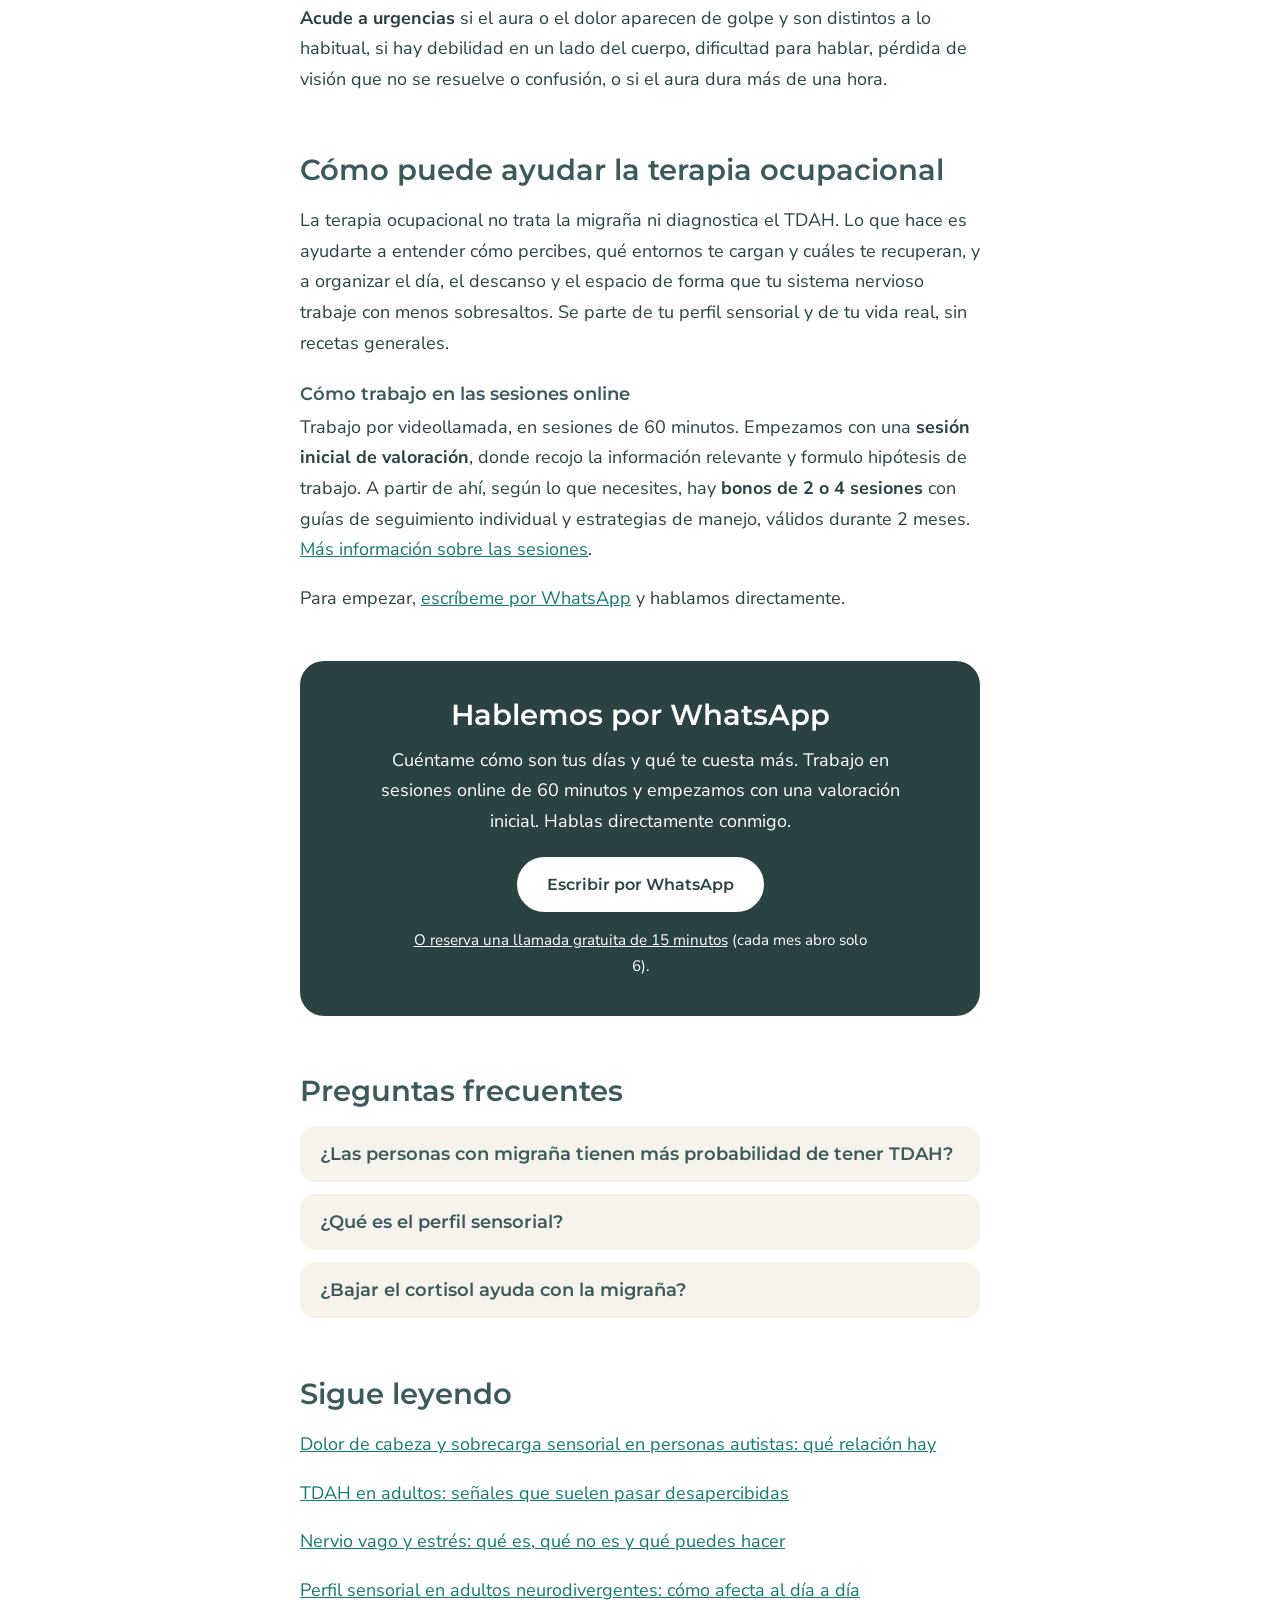
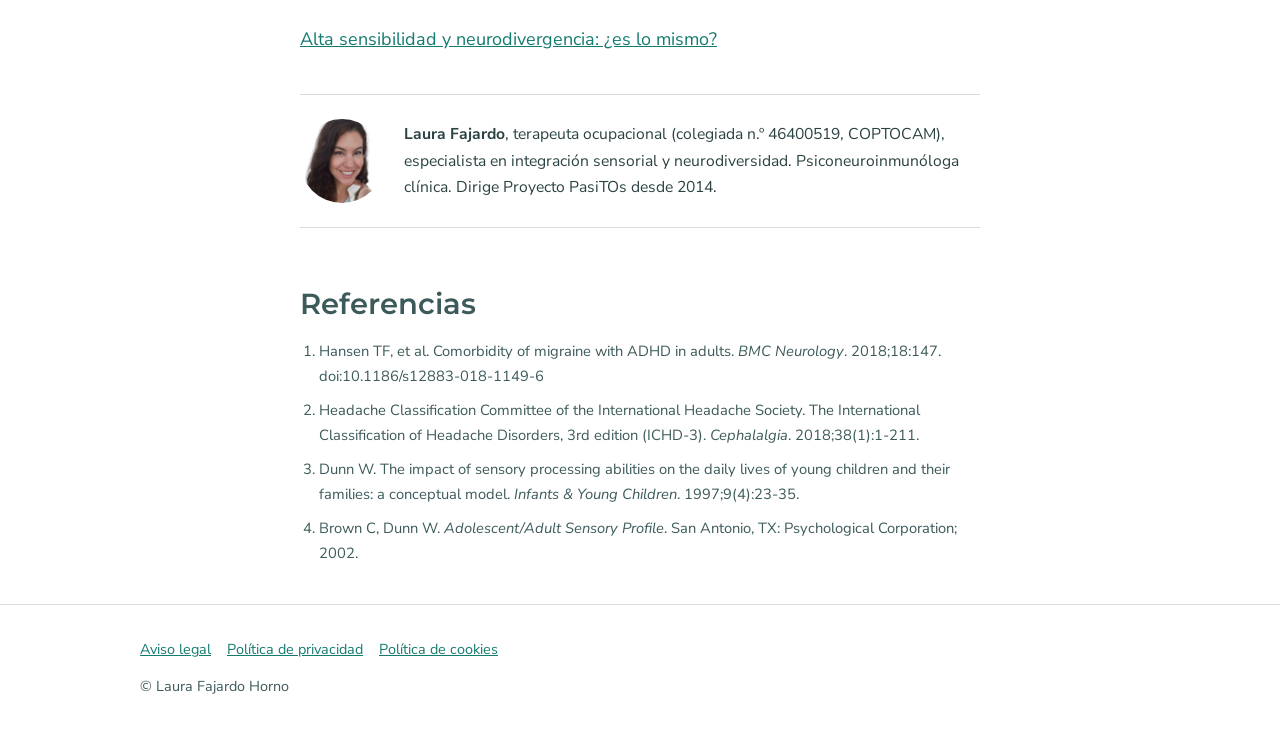
<file: blog/migrana-tdah-regulacion-sensorial.html>
<!DOCTYPE html>
<html lang="es">
<head>
<meta charset="UTF-8">
<meta name="viewport" content="width=device-width, initial-scale=1.0">
<title>Migraña y TDAH: relación y regulación sensorial</title>
<meta name="description" content="Un estudio danés asocia la migraña, sobre todo con aura, a más síntomas de TDAH. Qué dice, qué no dice y cómo ayuda conocer tu perfil sensorial.">
<meta name="author" content="Laura Fajardo">
<link rel="canonical" href="https://www.laurafajardoto.com/blog/migrana-tdah-regulacion-sensorial.html">
<link rel="icon" href="/marca/logo/favicon.svg" type="image/svg+xml">
<meta property="og:type" content="article">
<meta property="og:locale" content="es_ES">
<meta property="og:title" content="Migraña y TDAH: relación y regulación sensorial">
<meta property="og:description" content="Qué dice un estudio danés sobre migraña y síntomas de TDAH, y cómo ayuda conocer tu perfil sensorial.">
<meta property="og:url" content="https://www.laurafajardoto.com/blog/migrana-tdah-regulacion-sensorial.html">
<meta property="og:image" content="https://www.laurafajardoto.com/marca/subir-a-github/og-laura-fajardo.jpg">
<meta name="twitter:card" content="summary_large_image">
<link rel="preconnect" href="https://fonts.googleapis.com">
<link rel="preconnect" href="https://fonts.gstatic.com" crossorigin>
<link href="https://fonts.googleapis.com/css2?family=Montserrat:wght@500;600&family=Nunito+Sans:wght@400;600&display=swap" rel="stylesheet">
<link rel="stylesheet" href="/blog/estilos.css">
<script type="application/ld+json">
{"@context":"https://schema.org","@type":"Article","headline":"Migraña y TDAH: qué dice la investigación y cómo ayuda conocer tu perfil sensorial","description":"Un estudio danés asocia la migraña, sobre todo con aura, a más síntomas de TDAH. Qué dice, qué no dice y cómo ayuda conocer tu perfil sensorial.","inLanguage":"es-ES","datePublished":"2026-11-16","dateModified":"2026-11-16","mainEntityOfPage":"https://www.laurafajardoto.com/blog/migrana-tdah-regulacion-sensorial.html","image":"https://www.laurafajardoto.com/marca/subir-a-github/og-laura-fajardo.jpg","author":{"@type":"Person","name":"Laura Fajardo","jobTitle":"Terapeuta ocupacional","url":"https://www.laurafajardoto.com/"},"publisher":{"@type":"Person","name":"Laura Fajardo"}}
</script>
<script type="application/ld+json">
{"@context":"https://schema.org","@type":"FAQPage","mainEntity":[
{"@type":"Question","name":"¿Las personas con migraña tienen más probabilidad de tener TDAH?","acceptedAnswer":{"@type":"Answer","text":"Un estudio con más de 26.000 adultos daneses encontró que la migraña se asociaba a más síntomas de TDAH autoinformados, con una razón de probabilidades de 1,8, y que la asociación era más marcada en la migraña con aura. Es una asociación, no demuestra que una cosa cause la otra, y no equivale a un diagnóstico de TDAH."}},
{"@type":"Question","name":"¿Qué es el perfil sensorial?","acceptedAnswer":{"@type":"Answer","text":"Es la forma en que cada persona percibe y reacciona ante la luz, el sonido, el tacto, el movimiento y otros estímulos. El modelo de Dunn lo describe con cuatro patrones: baja registración, búsqueda sensorial, sensibilidad sensorial y evitación sensorial."}},
{"@type":"Question","name":"¿Bajar el cortisol ayuda con la migraña?","acceptedAnswer":{"@type":"Answer","text":"El cortisol es una hormona necesaria con un ritmo diario, no algo que haya que eliminar. Lo que se busca es ayudar al cuerpo a salir del estado de alarma y a recuperar su ritmo, con sueño regular, comidas, pausas y un entorno que no sature. Que esto reduzca las crisis de migraña no está demostrado para todas las personas, aunque el estrés sí es un desencadenante frecuente."}}
]}
</script>
</head>
<body>

<header>
  <div class="wrap bar">
    <a href="/" aria-label="Laura Fajardo, ir al inicio">
      <svg class="logo" xmlns="http://www.w3.org/2000/svg" viewBox="0 0 560 100" role="img" aria-label="Laura Fajardo">
        <g fill="none" stroke="#4a4a4a" stroke-width="3"><circle cx="50" cy="50" r="7"/><circle cx="50" cy="50" r="15"/><circle cx="50" cy="50" r="23"/></g>
        <g fill="#16a085"><circle cx="50" cy="9" r="6.5"/><circle cx="85.5" cy="29.5" r="6.5"/><circle cx="85.5" cy="70.5" r="6.5"/><circle cx="50" cy="91" r="6.5"/><circle cx="14.5" cy="70.5" r="6.5"/><circle cx="14.5" cy="29.5" r="6.5"/></g>
        <text x="120" y="68" font-family="Montserrat, Avenir Next, Segoe UI, Arial, sans-serif" font-size="56" font-weight="600" letter-spacing="0.5" fill="#4a4a4a">Laura Fajardo</text>
      </svg>
    </a>
    <nav aria-label="Principal">
      <ul>
        <li class="oculta-movil"><a href="/">Inicio</a></li>
        <li><a href="/blog/">Artículos</a></li>
        <li><a class="btn btn-p" href="https://wa.me/34613723272?text=Hola%20Laura%2C%20he%20le%C3%ADdo%20tu%20art%C3%ADculo%20sobre%20migra%C3%B1a%20y%20TDAH%3A%20relaci%C3%B3n%20y%20regulaci%C3%B3n%20sensorial%20y%20me%20gustar%C3%ADa%20hablar%20contigo%20sobre%20las%20sesiones%20online." target="_blank" rel="noopener">Escribir por WhatsApp</a></li>
      </ul>
    </nav>
  </div>
</header>

<main>
<article>
  <div class="texto">
    <p class="migas"><a href="/">Inicio</a> › <a href="/blog/">Artículos</a> › Migraña y TDAH</p>
    <h1>Migraña y TDAH: qué dice la investigación y cómo ayuda conocer tu perfil sensorial</h1>
    <p class="meta">Por Laura Fajardo, terapeuta ocupacional · Publicado el 16 de noviembre de 2026</p>

    <p class="entradilla">Hay personas que viven con migrañas y, además, con una mente que no para, una atención que se dispersa y un cuerpo que reacciona a todo: la luz, el ruido, los olores. Un estudio realizado en Dinamarca ha puesto cifras a algo que muchas consultas ya sospechaban: migraña y síntomas de TDAH aparecen juntos con más frecuencia de la esperada. Te cuento qué encontró, qué no demuestra y qué podemos hacer desde la regulación sensorial.</p>

    <div class="resumen">
      <h2>En resumen</h2>
      <ul>
        <li>En un estudio con más de 26.000 adultos daneses, tener migraña se asoció a más síntomas de TDAH (razón de probabilidades de 1,8), sobre todo en la <strong>migraña con aura</strong>.</li>
        <li>Es una <strong>asociación</strong>, no una causa. Los síntomas se midieron con cuestionarios, y no equivalen a un diagnóstico.</li>
        <li>El estudio no midió la sensibilidad sensorial. Que ambas cosas puedan compartir una mayor reactividad a los estímulos es una <strong>hipótesis razonable</strong>, no un resultado probado.</li>
        <li>Conocer tu <strong>perfil sensorial</strong> sirve para ajustar entorno, rutinas y descansos a tu forma de percibir.</li>
        <li>No se trata de «bajar el cortisol» a base de trucos, sino de ayudar al cuerpo a salir de la alarma y recuperar su ritmo.</li>
      </ul>
    </div>

    <h2>Qué encontró el estudio danés</h2>
    <p>Hansen y su equipo analizaron los datos de 26.456 adultos de entre 18 y 65 años del Danish Blood Donor Study. Midieron la migraña con dos preguntas de cribado y los síntomas de TDAH con una escala de autoinforme de 18 preguntas. El resultado, publicado en 2018 en <em>BMC Neurology</em>, fue una asociación clara entre ambas: las personas con migraña tenían una razón de probabilidades de 1,8 de presentar síntomas de TDAH (Hansen et al., 2018).</p>
    <p>Dos detalles importantes de los datos:</p>
    <ul>
      <li>La asociación era <strong>más marcada en la migraña con aura</strong>, especialmente con alteraciones visuales.</li>
      <li>Aumentaba con la edad y era mayor en las mujeres.</li>
    </ul>
    <p>Conviene leerlo con el rigor que merece. Una razón de probabilidades de 1,8 no es lo mismo que «el doble de probabilidad», aunque se le parezca. Y como el estudio es transversal y se basa en cuestionarios, no sabemos qué ocurre primero ni por qué. Tampoco quiere decir que quien tiene migraña tenga TDAH: significa que, en conjunto, coinciden más de lo que cabría esperar por azar.</p>

    <h2>¿Y la sensibilidad sensorial?</h2>
    <p>Este es el punto donde conviene separar lo que se sabe de lo que se plantea. El estudio danés no midió la sensibilidad sensorial. Lo que sí sabemos por otras fuentes es que la luz y el ruido son desencadenantes frecuentes de la migraña y que la molestia ante ambos forma parte de sus criterios diagnósticos (Clasificación Internacional de Cefaleas, ICHD-3). Y el aura es, en sí misma, un fenómeno sensorial: luces, destellos, zonas que no se ven bien.</p>
    <p>También se han descrito diferencias en el procesamiento sensorial en personas con TDAH. Por eso es razonable plantear que migraña con aura, TDAH y mayor reactividad sensorial podrían compartir parte de su base, por ejemplo una forma de procesar y filtrar los estímulos distinta. Es una hipótesis que se está investigando, no una conclusión cerrada.</p>

    <h2>Tu perfil sensorial: entender cómo percibes</h2>
    <p>Si tu sistema nervioso reacciona de forma particular a lo que le llega, el primer paso útil es conocerte. En terapia ocupacional usamos el concepto de <strong>perfil sensorial</strong>, descrito por Winnie Dunn, que combina dos cosas: cuánto estímulo necesitas para notar algo y cómo respondes cuando lo notas. De ahí salen cuatro patrones (Dunn, 1997):</p>
    <ul>
      <li><strong>Baja registración:</strong> te cuesta notar estímulos. Pasas por alto el hambre, la sed, el cansancio o que alguien te habla.</li>
      <li><strong>Búsqueda sensorial:</strong> necesitas más estímulo. Te mueves, tocas, haces ruido, buscas intensidad.</li>
      <li><strong>Sensibilidad sensorial:</strong> notas todo y te molesta con facilidad. La luz, el ruido o las etiquetas te saturan.</li>
      <li><strong>Evitación sensorial:</strong> intentas escapar de lo que te sobrecarga, con rutinas rígidas y evitando ciertos entornos.</li>
    </ul>
    <p>No eres «de un tipo»: la mayoría de las personas combina varios, y varía con el cansancio y el estrés. Para estudiarlo con instrumentos validados existe el <em>Adolescent/Adult Sensory Profile</em> (Brown y Dunn, 2002), que debe aplicar e interpretar un profesional.</p>

    <h3>Una forma sencilla de empezar</h3>
    <p>Durante dos semanas, apunta al final del día cuatro cosas: qué estímulos te molestaron o te sobraron, cuáles te ayudaron a calmarte, cómo dormiste y si hubo dolor de cabeza o síntomas de aura. Al cabo de unos días verás patrones que antes no veías.</p>

    <h2>Cómo usar tu perfil para regular</h2>
    <p>Esto depende de cómo seas. Algunas ideas, que puedes probar una a una:</p>
    <ol>
      <li><strong>Si te saturas con facilidad,</strong> baja la carga antes de que llegue: luz cálida y sin parpadeo, tapones o cascos en los ratos de ruido, ropa cómoda y pausas cortas en un sitio tranquilo.</li>
      <li><strong>Si buscas estímulo,</strong> dale salida con intención: caminar, ejercicio, presión profunda o algo con las manos. Si no se la das, la buscarás de formas que desregulan más.</li>
      <li><strong>Si te cuesta notar lo que sientes,</strong> pon avisos externos: alarmas para beber y comer, una pausa en el calendario, un chequeo corporal de un minuto a media mañana.</li>
      <li><strong>Si evitas,</strong> ve ampliando con calma: no se trata de forzarte, sino de exponerte poco a poco y con una salida segura.</li>
    </ol>

    <h2>Hábitos que ayudan a regular, y qué pasa con el cortisol</h2>
    <p>Se habla mucho de «bajar el cortisol», pero el cortisol no es un enemigo. Es una hormona necesaria, con un ritmo diario: alto por la mañana para activarte y bajo por la noche para dormir. Lo que interesa no es eliminarlo, sino ayudar al cuerpo a <strong>salir del estado de alarma</strong> cuando ya no hace falta y a recuperar su ritmo.</p>
    <p>El estrés es un desencadenante frecuente de la migraña y un factor que empeora la atención y la regulación emocional. Por eso tiene sentido cuidar los hábitos que reducen la carga, aunque hay que decirlo con honestidad: no está demostrado que esto reduzca las crisis de migraña en todas las personas.</p>
    <ul>
      <li><strong>Horarios regulares de sueño,</strong> con hora fija de levantarte. Es el ancla del ritmo del cortisol y de la melatonina.</li>
      <li><strong>Comidas regulares y suficiente agua,</strong> sin saltarte ninguna. Los ayunos largos y la deshidratación se asocian con más crisis en muchas personas.</li>
      <li><strong>Luz natural por la mañana</strong> y menos luz intensa por la noche.</li>
      <li><strong>Movimiento regular y moderado,</strong> mejor constante que intenso.</li>
      <li><strong>Pausas sensoriales programadas</strong> en el día, antes de llegar al límite.</li>
      <li><strong>Respiración lenta con espiración larga</strong> para bajar la activación. La evidencia sobre su efecto en la migraña es limitada, pero muchas personas la encuentran útil.</li>
    </ul>

    <div class="aviso">
      <p><strong>Una cautela.</strong> Estas pautas son hábitos de vida, no un tratamiento de la migraña ni del TDAH. La migraña con aura tiene consideraciones médicas propias, por ejemplo con ciertos anticonceptivos hormonales, y conviene comentarlas con tu médico.</p>
    </div>

    <h2>Cuándo consultar con un profesional de la medicina</h2>
    <p>Pide cita si tienes migrañas frecuentes, si te limitan la vida diaria o si necesitas analgésicos de forma repetida. Pide también valoración si no has tenido nunca un diagnóstico y tienes dolores de cabeza con aura, para que te lo confirmen.</p>
    <p><strong>Acude a urgencias</strong> si el aura o el dolor aparecen de golpe y son distintos a lo habitual, si hay debilidad en un lado del cuerpo, dificultad para hablar, pérdida de visión que no se resuelve o confusión, o si el aura dura más de una hora.</p>

    <h2>Cómo puede ayudar la terapia ocupacional</h2>
    <p>La terapia ocupacional no trata la migraña ni diagnostica el TDAH. Lo que hace es ayudarte a entender cómo percibes, qué entornos te cargan y cuáles te recuperan, y a organizar el día, el descanso y el espacio de forma que tu sistema nervioso trabaje con menos sobresaltos. Se parte de tu perfil sensorial y de tu vida real, sin recetas generales.</p>
    <h3>Cómo trabajo en las sesiones online</h3>
    <p>Trabajo por videollamada, en sesiones de 60 minutos. Empezamos con una <strong>sesión inicial de valoración</strong>, donde recojo la información relevante y formulo hipótesis de trabajo. A partir de ahí, según lo que necesites, hay <strong>bonos de 2 o 4 sesiones</strong> con guías de seguimiento individual y estrategias de manejo, válidos durante 2 meses. <a href="/#sesiones">Más información sobre las sesiones</a>.</p>
    <p>Para empezar, <a href="https://wa.me/34613723272?text=Hola%20Laura%2C%20he%20le%C3%ADdo%20tu%20art%C3%ADculo%20sobre%20migra%C3%B1a%20y%20TDAH%3A%20relaci%C3%B3n%20y%20regulaci%C3%B3n%20sensorial%20y%20me%20gustar%C3%ADa%20hablar%20contigo%20sobre%20las%20sesiones%20online." target="_blank" rel="noopener">escríbeme por WhatsApp</a> y hablamos directamente.</p>

    <div class="cta">
      <h2>Hablemos por WhatsApp</h2>
      <p>Cuéntame cómo son tus días y qué te cuesta más. Trabajo en sesiones online de 60 minutos y empezamos con una valoración inicial. Hablas directamente conmigo.</p>
      <a class="btn btn-p" href="https://wa.me/34613723272?text=Hola%20Laura%2C%20he%20le%C3%ADdo%20tu%20art%C3%ADculo%20sobre%20migra%C3%B1a%20y%20TDAH%3A%20relaci%C3%B3n%20y%20regulaci%C3%B3n%20sensorial%20y%20me%20gustar%C3%ADa%20hablar%20contigo%20sobre%20las%20sesiones%20online." target="_blank" rel="noopener">Escribir por WhatsApp</a>
      <p style="margin-top:16px;font-size:.95rem"><a href="https://calendar.app.google/Lk1KQupNKWJ7DPoT9" target="_blank" rel="noopener" style="color:#fff">O reserva una llamada gratuita de 15 minutos</a> (cada mes abro solo 6).</p>
    </div>

    <section class="faq" aria-label="Preguntas frecuentes">
      <h2>Preguntas frecuentes</h2>
      <details><summary>¿Las personas con migraña tienen más probabilidad de tener TDAH?</summary><p>Un estudio con más de 26.000 adultos daneses encontró que la migraña se asociaba a más síntomas de TDAH autoinformados, con una razón de probabilidades de 1,8, y que la asociación era más marcada en la migraña con aura. Es una asociación, no demuestra que una cosa cause la otra, y no equivale a un diagnóstico de TDAH.</p></details>
      <details><summary>¿Qué es el perfil sensorial?</summary><p>Es la forma en que cada persona percibe y reacciona ante la luz, el sonido, el tacto, el movimiento y otros estímulos. El modelo de Dunn lo describe con cuatro patrones: baja registración, búsqueda sensorial, sensibilidad sensorial y evitación sensorial.</p></details>
      <details><summary>¿Bajar el cortisol ayuda con la migraña?</summary><p>El cortisol es una hormona necesaria con un ritmo diario, no algo que haya que eliminar. Lo que se busca es ayudar al cuerpo a salir del estado de alarma y a recuperar su ritmo, con sueño regular, comidas, pausas y un entorno que no sature. Que esto reduzca las crisis de migraña no está demostrado para todas las personas, aunque el estrés sí es un desencadenante frecuente.</p></details>
    </section>

    <h2>Sigue leyendo</h2>
    <p><a href="/blog/dolor-de-cabeza-sobrecarga-sensorial-autismo.html">Dolor de cabeza y sobrecarga sensorial en personas autistas: qué relación hay</a></p>
    <p><a href="/blog/tdah-adultos-senales.html">TDAH en adultos: señales que suelen pasar desapercibidas</a></p>
    <p><a href="/blog/nervio-vago-estres-regulacion.html">Nervio vago y estrés: qué es, qué no es y qué puedes hacer</a></p>
    <p><a href="/blog/perfil-sensorial-adultos-dia-a-dia.html">Perfil sensorial en adultos neurodivergentes: cómo afecta al día a día</a></p>
    <p><a href="/blog/alta-sensibilidad-neurodivergencia.html">Alta sensibilidad y neurodivergencia: ¿es lo mismo?</a></p>

    <div class="autora">
      <img src="/img/laura.jpg" alt="Laura Fajardo" width="84" height="84" loading="lazy">
      <p><strong>Laura Fajardo</strong>, terapeuta ocupacional (colegiada n.º 46400519, COPTOCAM), especialista en integración sensorial y neurodiversidad. Psiconeuroinmunóloga clínica. Dirige Proyecto PasiTOs desde 2014.</p>
    </div>

    <h2>Referencias</h2>
    <!-- CONFIRMAR: Hansen TF et al. 2018 verificado en PubMed (BMC Neurology 18:147, DOI 10.1186/s12883-018-1149-6): N=26.456, OR 1,8 (IC 95% 1,5-2,1), más marcada en migraña con aura visual. Estudio transversal, síntomas autoinformados (ASRS). No midió sensibilidad sensorial: la conexión sensorial se presenta como hipótesis. Pendiente de revisar: Dunn 1997 y Brown y Dunn 2002 (datos bibliográficos), y añadir el resto de autores de Hansen si se quiere. -->
    <ol class="refs">
      <li>Hansen TF, et al. Comorbidity of migraine with ADHD in adults. <em>BMC Neurology</em>. 2018;18:147. doi:10.1186/s12883-018-1149-6</li>
      <li>Headache Classification Committee of the International Headache Society. The International Classification of Headache Disorders, 3rd edition (ICHD-3). <em>Cephalalgia</em>. 2018;38(1):1-211.</li>
      <li>Dunn W. The impact of sensory processing abilities on the daily lives of young children and their families: a conceptual model. <em>Infants &amp; Young Children</em>. 1997;9(4):23-35.</li>
      <li>Brown C, Dunn W. <em>Adolescent/Adult Sensory Profile</em>. San Antonio, TX: Psychological Corporation; 2002.</li>
    </ol>
  </div>
</article>
</main>

<footer>
  <div class="wrap">
    <a href="/legal/aviso-legal.html">Aviso legal</a><a href="/legal/politica-de-privacidad.html">Política de privacidad</a><a href="/legal/politica-de-cookies.html">Política de cookies</a>
    <p style="margin-top:12px">© Laura Fajardo Horno</p>
  </div>
</footer>

<div class="barra-movil"><a class="btn btn-p" href="https://wa.me/34613723272?text=Hola%20Laura%2C%20he%20le%C3%ADdo%20tu%20art%C3%ADculo%20sobre%20migra%C3%B1a%20y%20TDAH%3A%20relaci%C3%B3n%20y%20regulaci%C3%B3n%20sensorial%20y%20me%20gustar%C3%ADa%20hablar%20contigo%20sobre%20las%20sesiones%20online." target="_blank" rel="noopener">Escribir por WhatsApp</a></div>
</body>
</html>
</file>
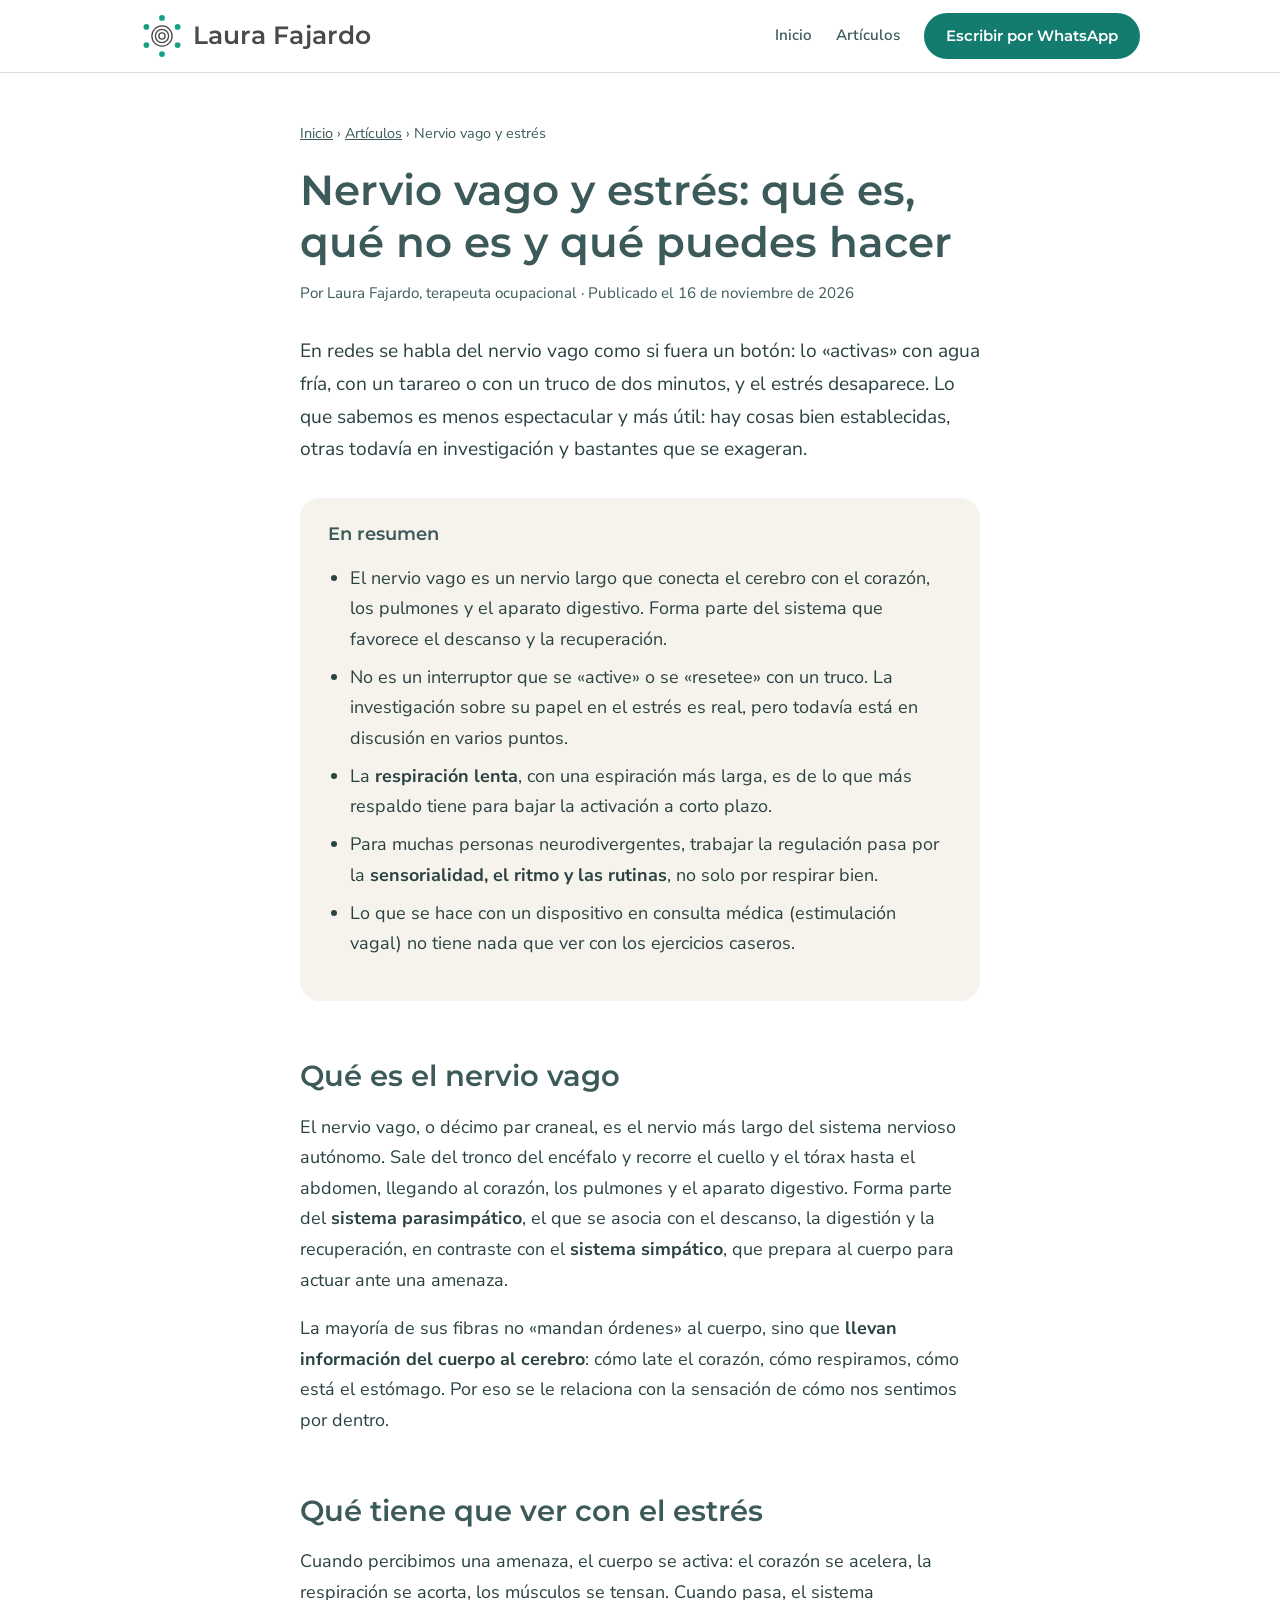
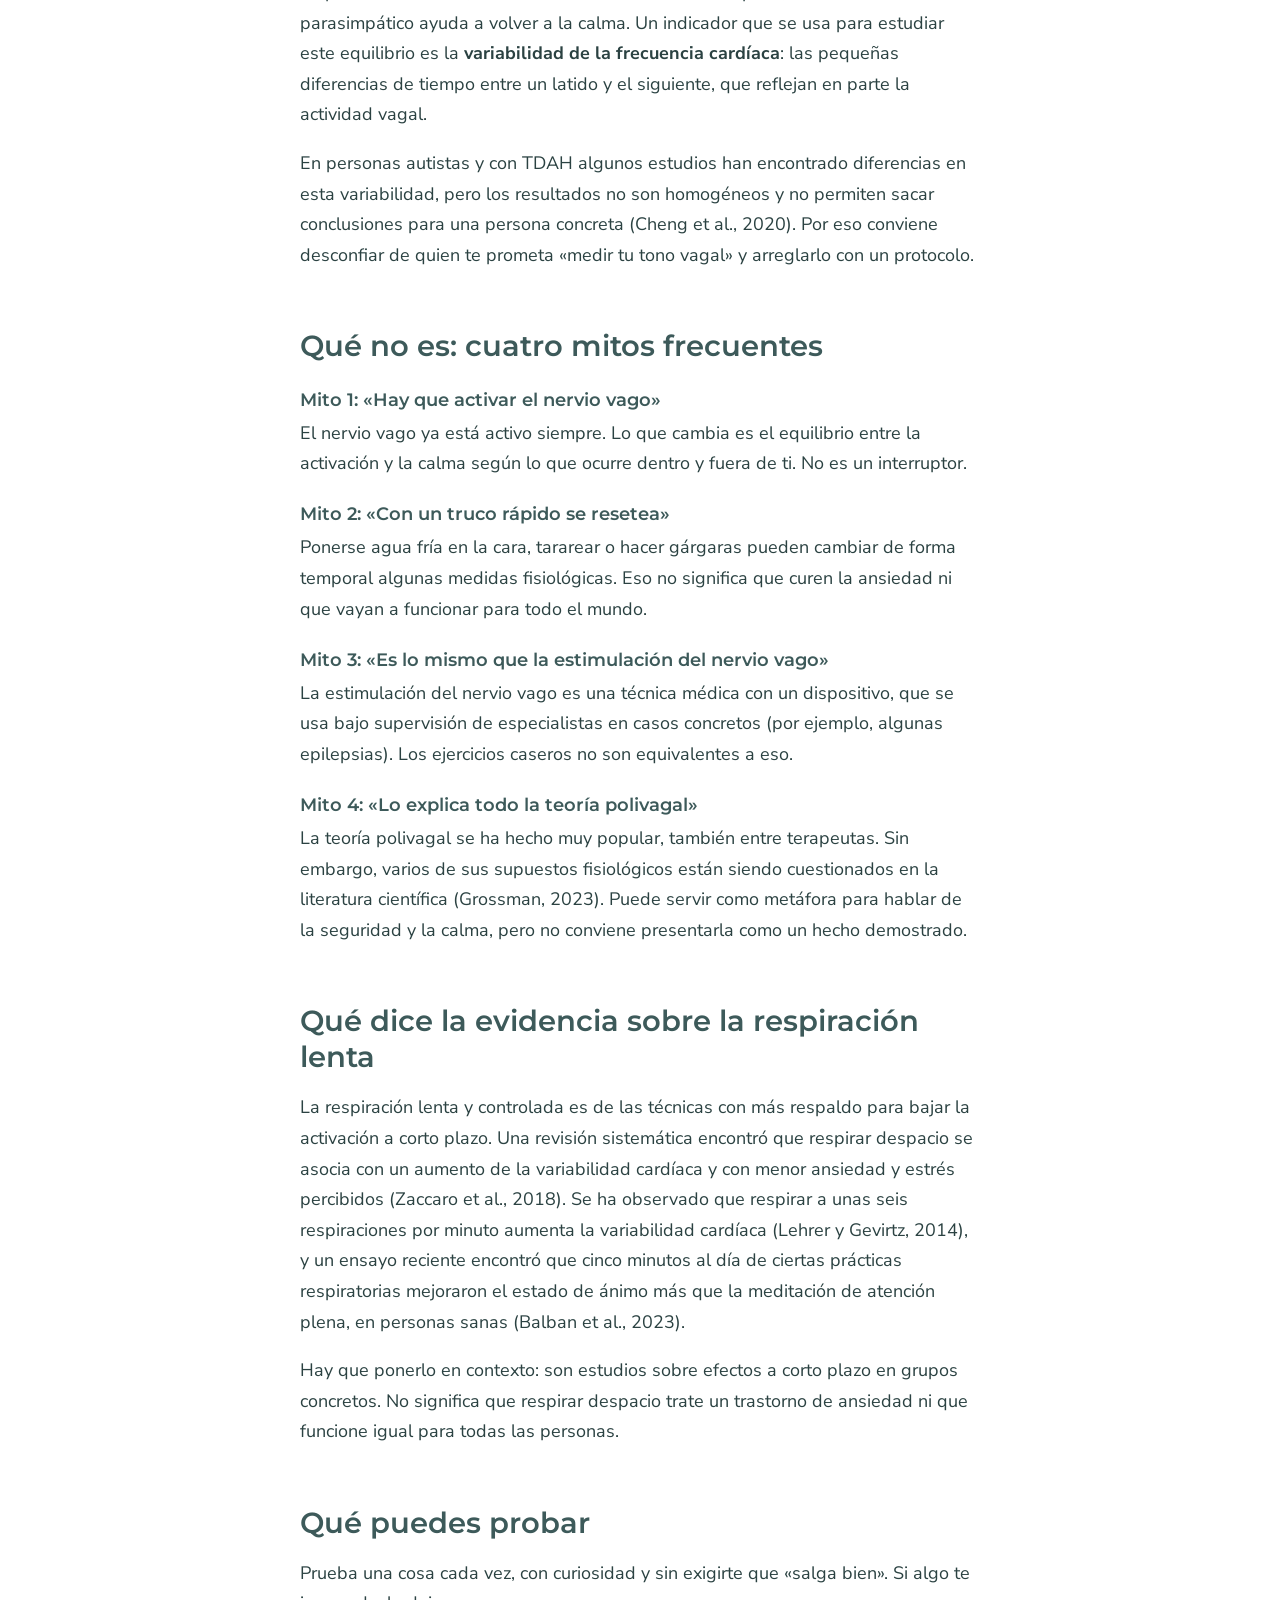
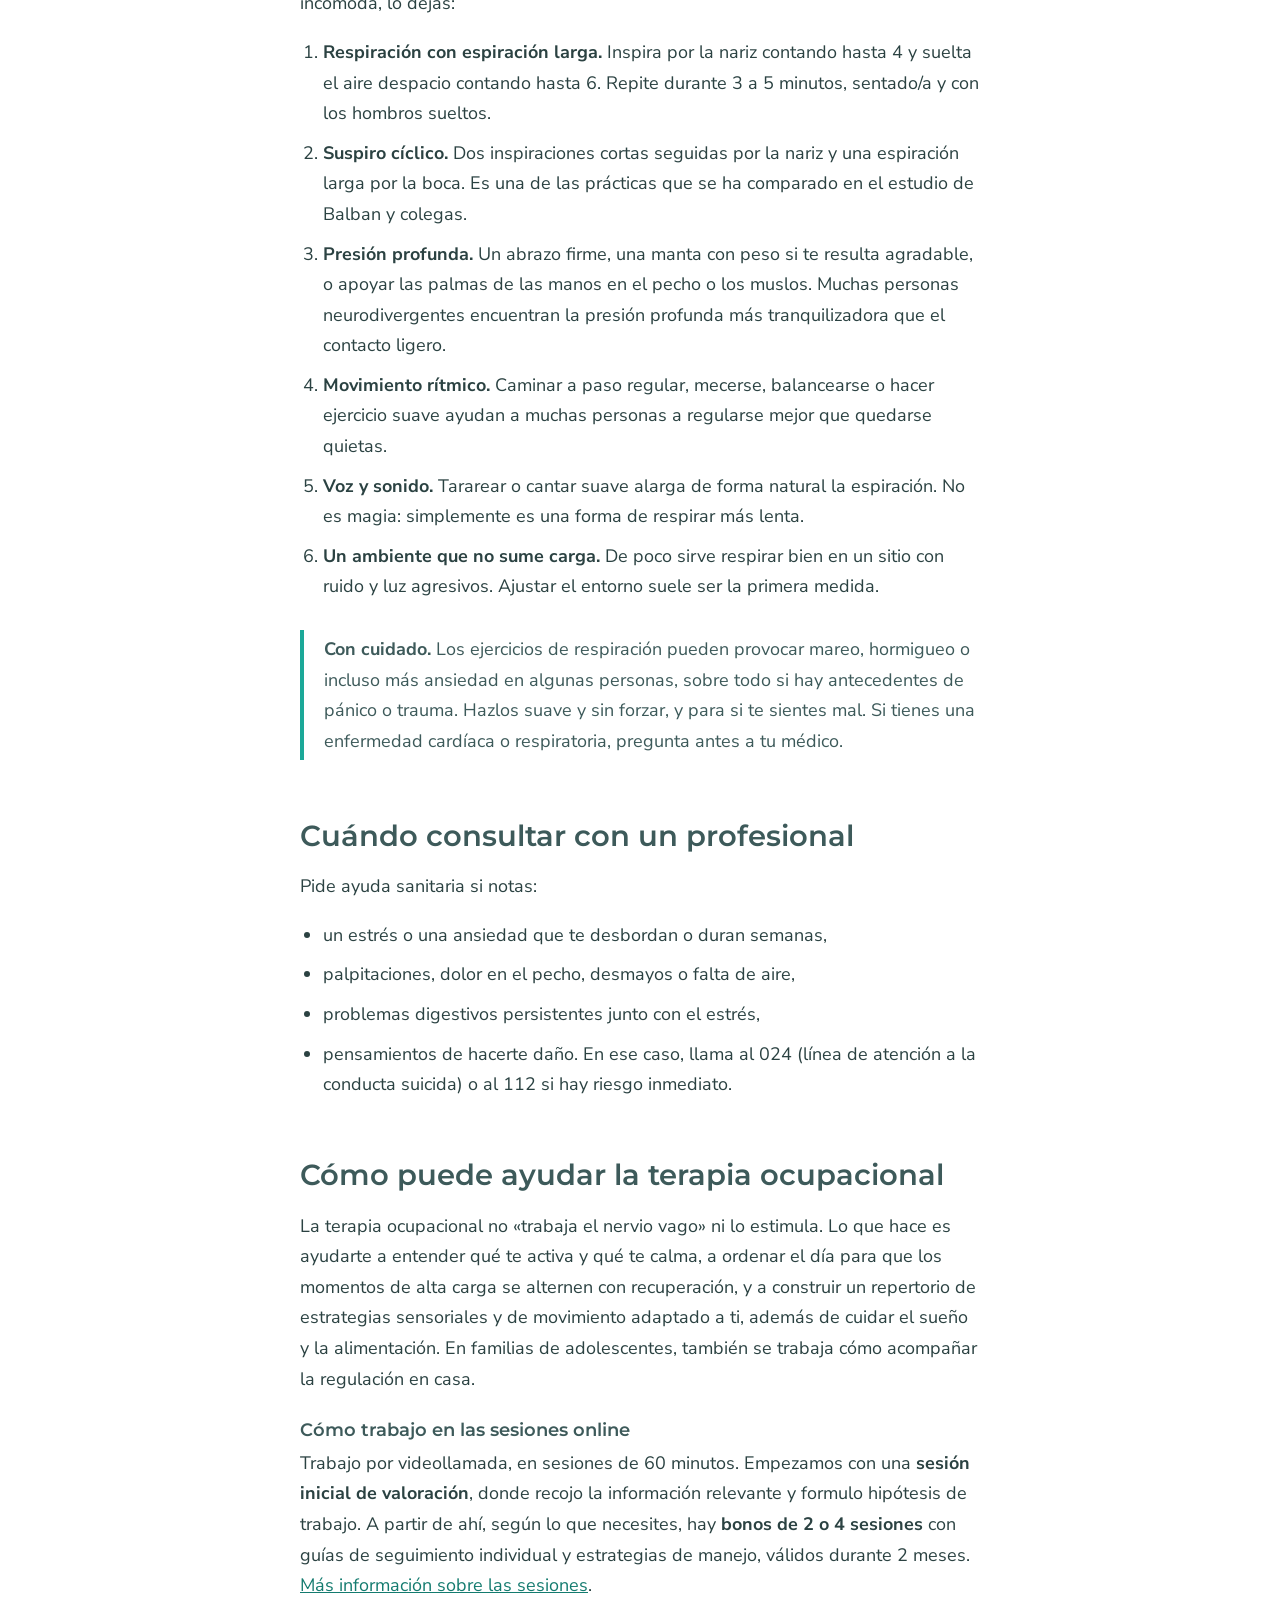
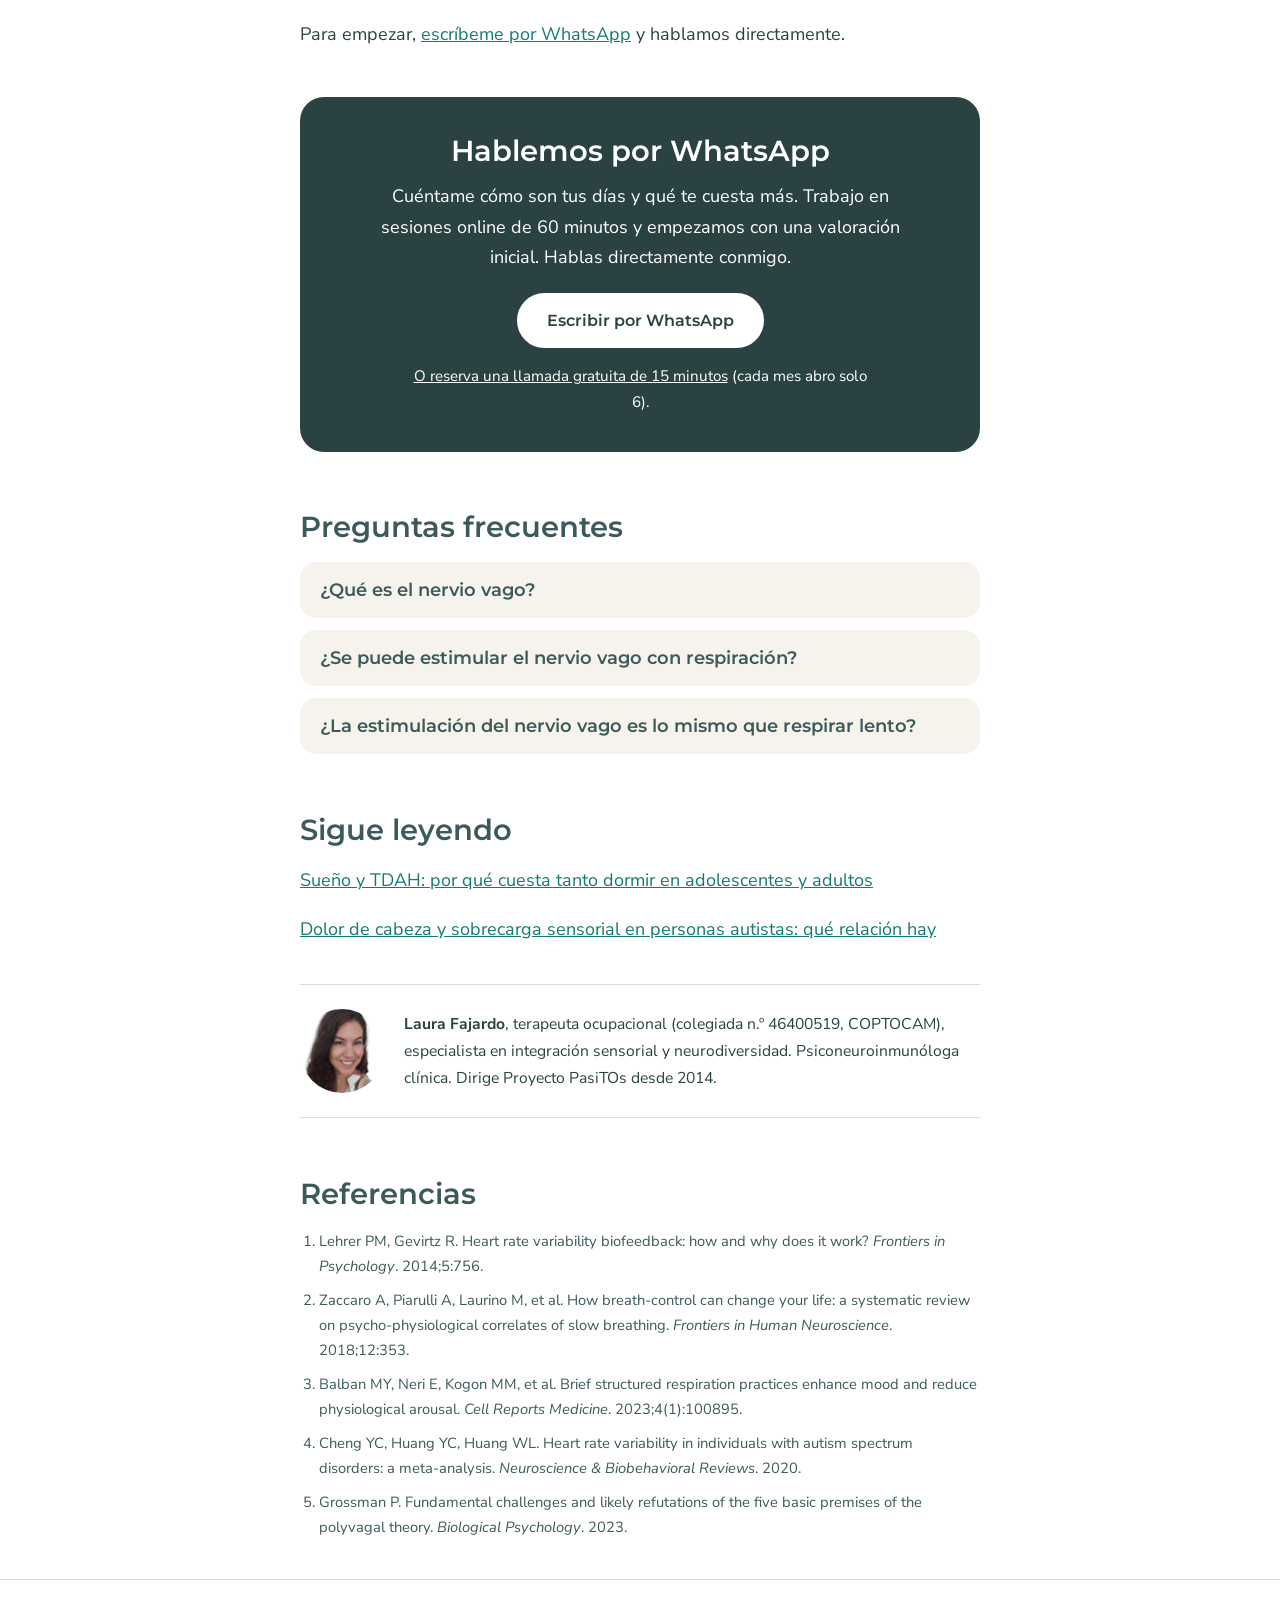
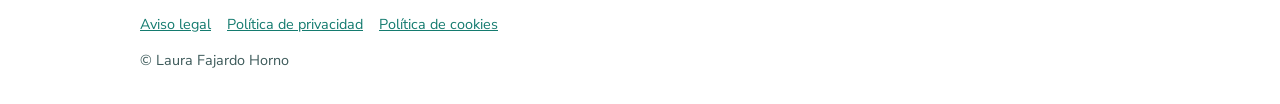
<file: blog/nervio-vago-estres-regulacion.html>
<!DOCTYPE html>
<html lang="es">
<head>
<meta charset="UTF-8">
<meta name="viewport" content="width=device-width, initial-scale=1.0">
<title>Nervio vago y estrés: qué es y qué no es | Laura Fajardo</title>
<meta name="description" content="Qué es realmente el nervio vago, qué dice la evidencia sobre la respiración lenta y el estrés, y qué mitos conviene dejar de lado. Por Laura Fajardo.">
<meta name="author" content="Laura Fajardo">
<link rel="canonical" href="https://www.laurafajardoto.com/blog/nervio-vago-estres-regulacion.html">
<link rel="icon" href="/marca/logo/favicon.svg" type="image/svg+xml">
<meta property="og:type" content="article">
<meta property="og:locale" content="es_ES">
<meta property="og:title" content="Nervio vago y estrés: qué es, qué no es y qué hacer">
<meta property="og:description" content="Qué es el nervio vago, qué dice la evidencia sobre la respiración lenta y el estrés, y qué mitos conviene dejar de lado.">
<meta property="og:url" content="https://www.laurafajardoto.com/blog/nervio-vago-estres-regulacion.html">
<meta property="og:image" content="https://www.laurafajardoto.com/marca/subir-a-github/og-laura-fajardo.jpg">
<meta name="twitter:card" content="summary_large_image">
<link rel="preconnect" href="https://fonts.googleapis.com">
<link rel="preconnect" href="https://fonts.gstatic.com" crossorigin>
<link href="https://fonts.googleapis.com/css2?family=Montserrat:wght@500;600&family=Nunito+Sans:wght@400;600&display=swap" rel="stylesheet">
<link rel="stylesheet" href="/blog/estilos.css">
<script type="application/ld+json">
{"@context":"https://schema.org","@type":"Article","headline":"Nervio vago y estrés: qué es, qué no es y qué puedes hacer","description":"Qué es realmente el nervio vago, qué dice la evidencia sobre la respiración lenta y el estrés, y qué mitos conviene dejar de lado.","inLanguage":"es-ES","datePublished":"2026-11-16","dateModified":"2026-11-16","mainEntityOfPage":"https://www.laurafajardoto.com/blog/nervio-vago-estres-regulacion.html","image":"https://www.laurafajardoto.com/marca/subir-a-github/og-laura-fajardo.jpg","author":{"@type":"Person","name":"Laura Fajardo","jobTitle":"Terapeuta ocupacional","url":"https://www.laurafajardoto.com/"},"publisher":{"@type":"Person","name":"Laura Fajardo"}}
</script>
<script type="application/ld+json">
{"@context":"https://schema.org","@type":"FAQPage","mainEntity":[
{"@type":"Question","name":"¿Qué es el nervio vago?","acceptedAnswer":{"@type":"Answer","text":"Es el nervio craneal X, un nervio largo que conecta el cerebro con el corazón, los pulmones y el aparato digestivo. Forma parte del sistema nervioso parasimpático, el que favorece el descanso y la recuperación, y la mayoría de sus fibras llevan información desde el cuerpo hacia el cerebro."}},
{"@type":"Question","name":"¿Se puede estimular el nervio vago con respiración?","acceptedAnswer":{"@type":"Answer","text":"La respiración lenta, con una espiración más larga que la inspiración, aumenta de forma temporal la variabilidad de la frecuencia cardíaca, un indicador de la actividad vagal, y muchas personas la encuentran útil para calmarse. Eso no equivale a un tratamiento médico ni a 'resetear' el nervio."}},
{"@type":"Question","name":"¿La estimulación del nervio vago es lo mismo que respirar lento?","acceptedAnswer":{"@type":"Answer","text":"No. La estimulación del nervio vago que se usa en medicina es una técnica con un dispositivo, indicada y supervisada por especialistas en casos concretos como algunas epilepsias. Los ejercicios de respiración son otra cosa."}}
]}
</script>
</head>
<body>

<header>
  <div class="wrap bar">
    <a href="/" aria-label="Laura Fajardo, ir al inicio">
      <svg class="logo" xmlns="http://www.w3.org/2000/svg" viewBox="0 0 560 100" role="img" aria-label="Laura Fajardo">
        <g fill="none" stroke="#4a4a4a" stroke-width="3"><circle cx="50" cy="50" r="7"/><circle cx="50" cy="50" r="15"/><circle cx="50" cy="50" r="23"/></g>
        <g fill="#16a085"><circle cx="50" cy="9" r="6.5"/><circle cx="85.5" cy="29.5" r="6.5"/><circle cx="85.5" cy="70.5" r="6.5"/><circle cx="50" cy="91" r="6.5"/><circle cx="14.5" cy="70.5" r="6.5"/><circle cx="14.5" cy="29.5" r="6.5"/></g>
        <text x="120" y="68" font-family="Montserrat, Avenir Next, Segoe UI, Arial, sans-serif" font-size="56" font-weight="600" letter-spacing="0.5" fill="#4a4a4a">Laura Fajardo</text>
      </svg>
    </a>
    <nav aria-label="Principal">
      <ul>
        <li class="oculta-movil"><a href="/">Inicio</a></li>
        <li><a href="/blog/">Artículos</a></li>
        <li><a class="btn btn-p" href="https://wa.me/34613723272?text=Hola%20Laura%2C%20he%20le%C3%ADdo%20tu%20art%C3%ADculo%20sobre%20nervio%20vago%20y%20estr%C3%A9s%3A%20qu%C3%A9%20es%20y%20qu%C3%A9%20no%20es%20y%20me%20gustar%C3%ADa%20hablar%20contigo%20sobre%20las%20sesiones%20online." target="_blank" rel="noopener">Escribir por WhatsApp</a></li>
      </ul>
    </nav>
  </div>
</header>

<main>
<article>
  <div class="texto">
    <p class="migas"><a href="/">Inicio</a> › <a href="/blog/">Artículos</a> › Nervio vago y estrés</p>
    <h1>Nervio vago y estrés: qué es, qué no es y qué puedes hacer</h1>
    <p class="meta">Por Laura Fajardo, terapeuta ocupacional · Publicado el 16 de noviembre de 2026</p>

    <p class="entradilla">En redes se habla del nervio vago como si fuera un botón: lo «activas» con agua fría, con un tarareo o con un truco de dos minutos, y el estrés desaparece. Lo que sabemos es menos espectacular y más útil: hay cosas bien establecidas, otras todavía en investigación y bastantes que se exageran.</p>

    <div class="resumen">
      <h2>En resumen</h2>
      <ul>
        <li>El nervio vago es un nervio largo que conecta el cerebro con el corazón, los pulmones y el aparato digestivo. Forma parte del sistema que favorece el descanso y la recuperación.</li>
        <li>No es un interruptor que se «active» o se «resetee» con un truco. La investigación sobre su papel en el estrés es real, pero todavía está en discusión en varios puntos.</li>
        <li>La <strong>respiración lenta</strong>, con una espiración más larga, es de lo que más respaldo tiene para bajar la activación a corto plazo.</li>
        <li>Para muchas personas neurodivergentes, trabajar la regulación pasa por la <strong>sensorialidad, el ritmo y las rutinas</strong>, no solo por respirar bien.</li>
        <li>Lo que se hace con un dispositivo en consulta médica (estimulación vagal) no tiene nada que ver con los ejercicios caseros.</li>
      </ul>
    </div>

    <h2>Qué es el nervio vago</h2>
    <p>El nervio vago, o décimo par craneal, es el nervio más largo del sistema nervioso autónomo. Sale del tronco del encéfalo y recorre el cuello y el tórax hasta el abdomen, llegando al corazón, los pulmones y el aparato digestivo. Forma parte del <strong>sistema parasimpático</strong>, el que se asocia con el descanso, la digestión y la recuperación, en contraste con el <strong>sistema simpático</strong>, que prepara al cuerpo para actuar ante una amenaza.</p>
    <p>La mayoría de sus fibras no «mandan órdenes» al cuerpo, sino que <strong>llevan información del cuerpo al cerebro</strong>: cómo late el corazón, cómo respiramos, cómo está el estómago. Por eso se le relaciona con la sensación de cómo nos sentimos por dentro.</p>

    <h2>Qué tiene que ver con el estrés</h2>
    <p>Cuando percibimos una amenaza, el cuerpo se activa: el corazón se acelera, la respiración se acorta, los músculos se tensan. Cuando pasa, el sistema parasimpático ayuda a volver a la calma. Un indicador que se usa para estudiar este equilibrio es la <strong>variabilidad de la frecuencia cardíaca</strong>: las pequeñas diferencias de tiempo entre un latido y el siguiente, que reflejan en parte la actividad vagal.</p>
    <p>En personas autistas y con TDAH algunos estudios han encontrado diferencias en esta variabilidad, pero los resultados no son homogéneos y no permiten sacar conclusiones para una persona concreta (Cheng et al., 2020). Por eso conviene desconfiar de quien te prometa «medir tu tono vagal» y arreglarlo con un protocolo.</p>

    <h2>Qué no es: cuatro mitos frecuentes</h2>
    <h3>Mito 1: «Hay que activar el nervio vago»</h3>
    <p>El nervio vago ya está activo siempre. Lo que cambia es el equilibrio entre la activación y la calma según lo que ocurre dentro y fuera de ti. No es un interruptor.</p>
    <h3>Mito 2: «Con un truco rápido se resetea»</h3>
    <p>Ponerse agua fría en la cara, tararear o hacer gárgaras pueden cambiar de forma temporal algunas medidas fisiológicas. Eso no significa que curen la ansiedad ni que vayan a funcionar para todo el mundo.</p>
    <h3>Mito 3: «Es lo mismo que la estimulación del nervio vago»</h3>
    <p>La estimulación del nervio vago es una técnica médica con un dispositivo, que se usa bajo supervisión de especialistas en casos concretos (por ejemplo, algunas epilepsias). Los ejercicios caseros no son equivalentes a eso.</p>
    <h3>Mito 4: «Lo explica todo la teoría polivagal»</h3>
    <p>La teoría polivagal se ha hecho muy popular, también entre terapeutas. Sin embargo, varios de sus supuestos fisiológicos están siendo cuestionados en la literatura científica (Grossman, 2023). Puede servir como metáfora para hablar de la seguridad y la calma, pero no conviene presentarla como un hecho demostrado.</p>

    <h2>Qué dice la evidencia sobre la respiración lenta</h2>
    <p>La respiración lenta y controlada es de las técnicas con más respaldo para bajar la activación a corto plazo. Una revisión sistemática encontró que respirar despacio se asocia con un aumento de la variabilidad cardíaca y con menor ansiedad y estrés percibidos (Zaccaro et al., 2018). Se ha observado que respirar a unas seis respiraciones por minuto aumenta la variabilidad cardíaca (Lehrer y Gevirtz, 2014), y un ensayo reciente encontró que cinco minutos al día de ciertas prácticas respiratorias mejoraron el estado de ánimo más que la meditación de atención plena, en personas sanas (Balban et al., 2023).</p>
    <p>Hay que ponerlo en contexto: son estudios sobre efectos a corto plazo en grupos concretos. No significa que respirar despacio trate un trastorno de ansiedad ni que funcione igual para todas las personas.</p>

    <h2>Qué puedes probar</h2>
    <p>Prueba una cosa cada vez, con curiosidad y sin exigirte que «salga bien». Si algo te incomoda, lo dejas:</p>
    <ol>
      <li><strong>Respiración con espiración larga.</strong> Inspira por la nariz contando hasta 4 y suelta el aire despacio contando hasta 6. Repite durante 3 a 5 minutos, sentado/a y con los hombros sueltos.</li>
      <li><strong>Suspiro cíclico.</strong> Dos inspiraciones cortas seguidas por la nariz y una espiración larga por la boca. Es una de las prácticas que se ha comparado en el estudio de Balban y colegas.</li>
      <li><strong>Presión profunda.</strong> Un abrazo firme, una manta con peso si te resulta agradable, o apoyar las palmas de las manos en el pecho o los muslos. Muchas personas neurodivergentes encuentran la presión profunda más tranquilizadora que el contacto ligero.</li>
      <li><strong>Movimiento rítmico.</strong> Caminar a paso regular, mecerse, balancearse o hacer ejercicio suave ayudan a muchas personas a regularse mejor que quedarse quietas.</li>
      <li><strong>Voz y sonido.</strong> Tararear o cantar suave alarga de forma natural la espiración. No es magia: simplemente es una forma de respirar más lenta.</li>
      <li><strong>Un ambiente que no sume carga.</strong> De poco sirve respirar bien en un sitio con ruido y luz agresivos. Ajustar el entorno suele ser la primera medida.</li>
    </ol>

    <div class="aviso">
      <p><strong>Con cuidado.</strong> Los ejercicios de respiración pueden provocar mareo, hormigueo o incluso más ansiedad en algunas personas, sobre todo si hay antecedentes de pánico o trauma. Hazlos suave y sin forzar, y para si te sientes mal. Si tienes una enfermedad cardíaca o respiratoria, pregunta antes a tu médico.</p>
    </div>

    <h2>Cuándo consultar con un profesional</h2>
    <p>Pide ayuda sanitaria si notas:</p>
    <ul>
      <li>un estrés o una ansiedad que te desbordan o duran semanas,</li>
      <li>palpitaciones, dolor en el pecho, desmayos o falta de aire,</li>
      <li>problemas digestivos persistentes junto con el estrés,</li>
      <li>pensamientos de hacerte daño. En ese caso, llama al 024 (línea de atención a la conducta suicida) o al 112 si hay riesgo inmediato.</li>
    </ul>

    <h2>Cómo puede ayudar la terapia ocupacional</h2>
    <p>La terapia ocupacional no «trabaja el nervio vago» ni lo estimula. Lo que hace es ayudarte a entender qué te activa y qué te calma, a ordenar el día para que los momentos de alta carga se alternen con recuperación, y a construir un repertorio de estrategias sensoriales y de movimiento adaptado a ti, además de cuidar el sueño y la alimentación. En familias de adolescentes, también se trabaja cómo acompañar la regulación en casa.</p>
    <h3>Cómo trabajo en las sesiones online</h3>
    <p>Trabajo por videollamada, en sesiones de 60 minutos. Empezamos con una <strong>sesión inicial de valoración</strong>, donde recojo la información relevante y formulo hipótesis de trabajo. A partir de ahí, según lo que necesites, hay <strong>bonos de 2 o 4 sesiones</strong> con guías de seguimiento individual y estrategias de manejo, válidos durante 2 meses. <a href="/#sesiones">Más información sobre las sesiones</a>.</p>
    <p>Para empezar, <a href="https://wa.me/34613723272?text=Hola%20Laura%2C%20he%20le%C3%ADdo%20tu%20art%C3%ADculo%20sobre%20nervio%20vago%20y%20estr%C3%A9s%3A%20qu%C3%A9%20es%20y%20qu%C3%A9%20no%20es%20y%20me%20gustar%C3%ADa%20hablar%20contigo%20sobre%20las%20sesiones%20online." target="_blank" rel="noopener">escríbeme por WhatsApp</a> y hablamos directamente.</p>

    <div class="cta">
      <h2>Hablemos por WhatsApp</h2>
      <p>Cuéntame cómo son tus días y qué te cuesta más. Trabajo en sesiones online de 60 minutos y empezamos con una valoración inicial. Hablas directamente conmigo.</p>
      <a class="btn btn-p" href="https://wa.me/34613723272?text=Hola%20Laura%2C%20he%20le%C3%ADdo%20tu%20art%C3%ADculo%20sobre%20nervio%20vago%20y%20estr%C3%A9s%3A%20qu%C3%A9%20es%20y%20qu%C3%A9%20no%20es%20y%20me%20gustar%C3%ADa%20hablar%20contigo%20sobre%20las%20sesiones%20online." target="_blank" rel="noopener">Escribir por WhatsApp</a>
      <p style="margin-top:16px;font-size:.95rem"><a href="https://calendar.app.google/Lk1KQupNKWJ7DPoT9" target="_blank" rel="noopener" style="color:#fff">O reserva una llamada gratuita de 15 minutos</a> (cada mes abro solo 6).</p>
    </div>

    <section class="faq" aria-label="Preguntas frecuentes">
      <h2>Preguntas frecuentes</h2>
      <details><summary>¿Qué es el nervio vago?</summary><p>Es el nervio craneal X, un nervio largo que conecta el cerebro con el corazón, los pulmones y el aparato digestivo. Forma parte del sistema nervioso parasimpático, el que favorece el descanso y la recuperación, y la mayoría de sus fibras llevan información desde el cuerpo hacia el cerebro.</p></details>
      <details><summary>¿Se puede estimular el nervio vago con respiración?</summary><p>La respiración lenta, con una espiración más larga que la inspiración, aumenta de forma temporal la variabilidad de la frecuencia cardíaca, un indicador de la actividad vagal, y muchas personas la encuentran útil para calmarse. Eso no equivale a un tratamiento médico ni a «resetear» el nervio.</p></details>
      <details><summary>¿La estimulación del nervio vago es lo mismo que respirar lento?</summary><p>No. La estimulación del nervio vago que se usa en medicina es una técnica con un dispositivo, indicada y supervisada por especialistas en casos concretos como algunas epilepsias. Los ejercicios de respiración son otra cosa.</p></details>
    </section>

    <h2>Sigue leyendo</h2>
    <p><a href="/blog/sueno-tdah-adolescentes-adultos.html">Sueño y TDAH: por qué cuesta tanto dormir en adolescentes y adultos</a></p>
    <p><a href="/blog/dolor-de-cabeza-sobrecarga-sensorial-autismo.html">Dolor de cabeza y sobrecarga sensorial en personas autistas: qué relación hay</a></p>

    <div class="autora">
      <img src="/img/laura.jpg" alt="Laura Fajardo" width="84" height="84" loading="lazy">
      <p><strong>Laura Fajardo</strong>, terapeuta ocupacional (colegiada n.º 46400519, COPTOCAM), especialista en integración sensorial y neurodiversidad. Psiconeuroinmunóloga clínica. Dirige Proyecto PasiTOs desde 2014.</p>
    </div>

    <h2>Referencias</h2>
    <!-- CONFIRMAR: revisar títulos, autores, años y datos de las referencias antes de dejar el artículo definitivo -->
    <ol class="refs">
      <li>Lehrer PM, Gevirtz R. Heart rate variability biofeedback: how and why does it work? <em>Frontiers in Psychology</em>. 2014;5:756.</li>
      <li>Zaccaro A, Piarulli A, Laurino M, et al. How breath-control can change your life: a systematic review on psycho-physiological correlates of slow breathing. <em>Frontiers in Human Neuroscience</em>. 2018;12:353.</li>
      <li>Balban MY, Neri E, Kogon MM, et al. Brief structured respiration practices enhance mood and reduce physiological arousal. <em>Cell Reports Medicine</em>. 2023;4(1):100895.</li>
      <li>Cheng YC, Huang YC, Huang WL. Heart rate variability in individuals with autism spectrum disorders: a meta-analysis. <em>Neuroscience &amp; Biobehavioral Reviews</em>. 2020.</li>
      <li>Grossman P. Fundamental challenges and likely refutations of the five basic premises of the polyvagal theory. <em>Biological Psychology</em>. 2023.</li>
    </ol>
  </div>
</article>
</main>

<footer>
  <div class="wrap">
    <a href="/legal/aviso-legal.html">Aviso legal</a><a href="/legal/politica-de-privacidad.html">Política de privacidad</a><a href="/legal/politica-de-cookies.html">Política de cookies</a>
    <p style="margin-top:12px">© Laura Fajardo Horno</p>
  </div>
</footer>

<div class="barra-movil"><a class="btn btn-p" href="https://wa.me/34613723272?text=Hola%20Laura%2C%20he%20le%C3%ADdo%20tu%20art%C3%ADculo%20sobre%20nervio%20vago%20y%20estr%C3%A9s%3A%20qu%C3%A9%20es%20y%20qu%C3%A9%20no%20es%20y%20me%20gustar%C3%ADa%20hablar%20contigo%20sobre%20las%20sesiones%20online." target="_blank" rel="noopener">Escribir por WhatsApp</a></div>
</body>
</html>
</file>
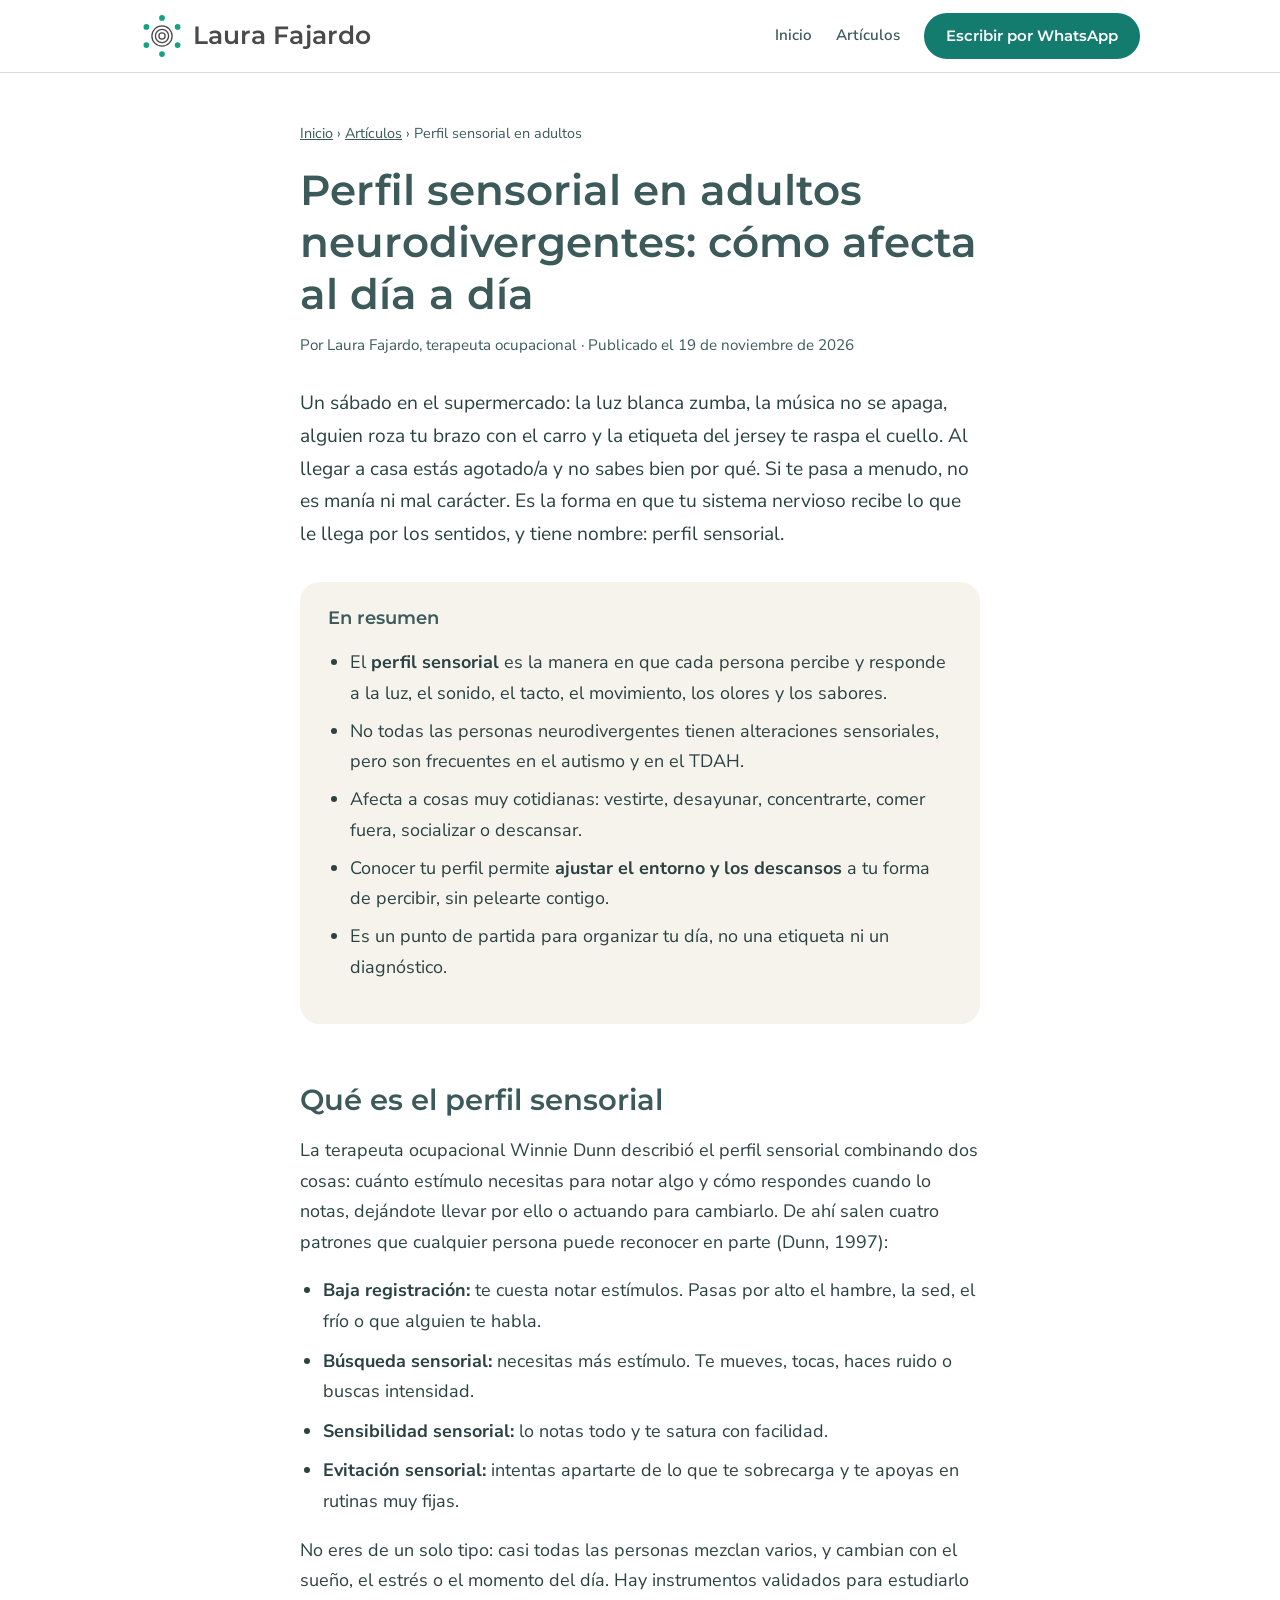
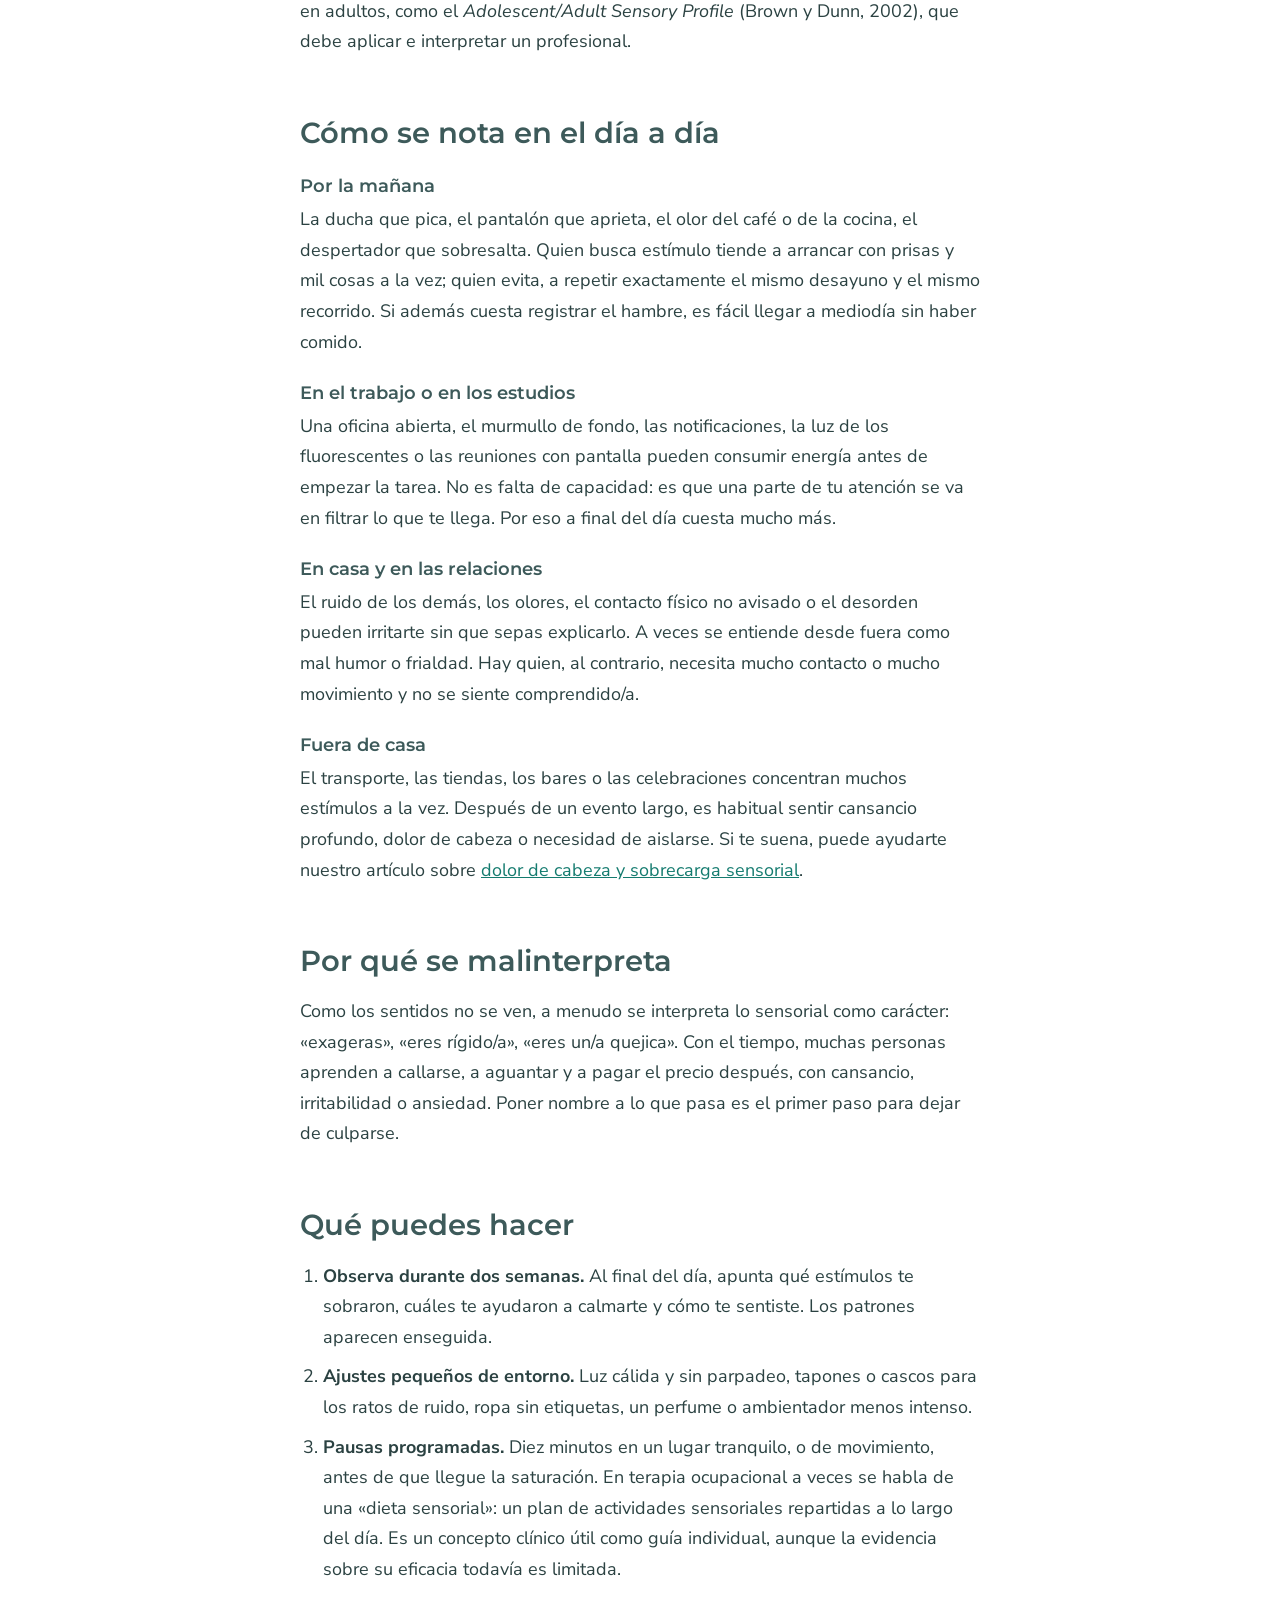
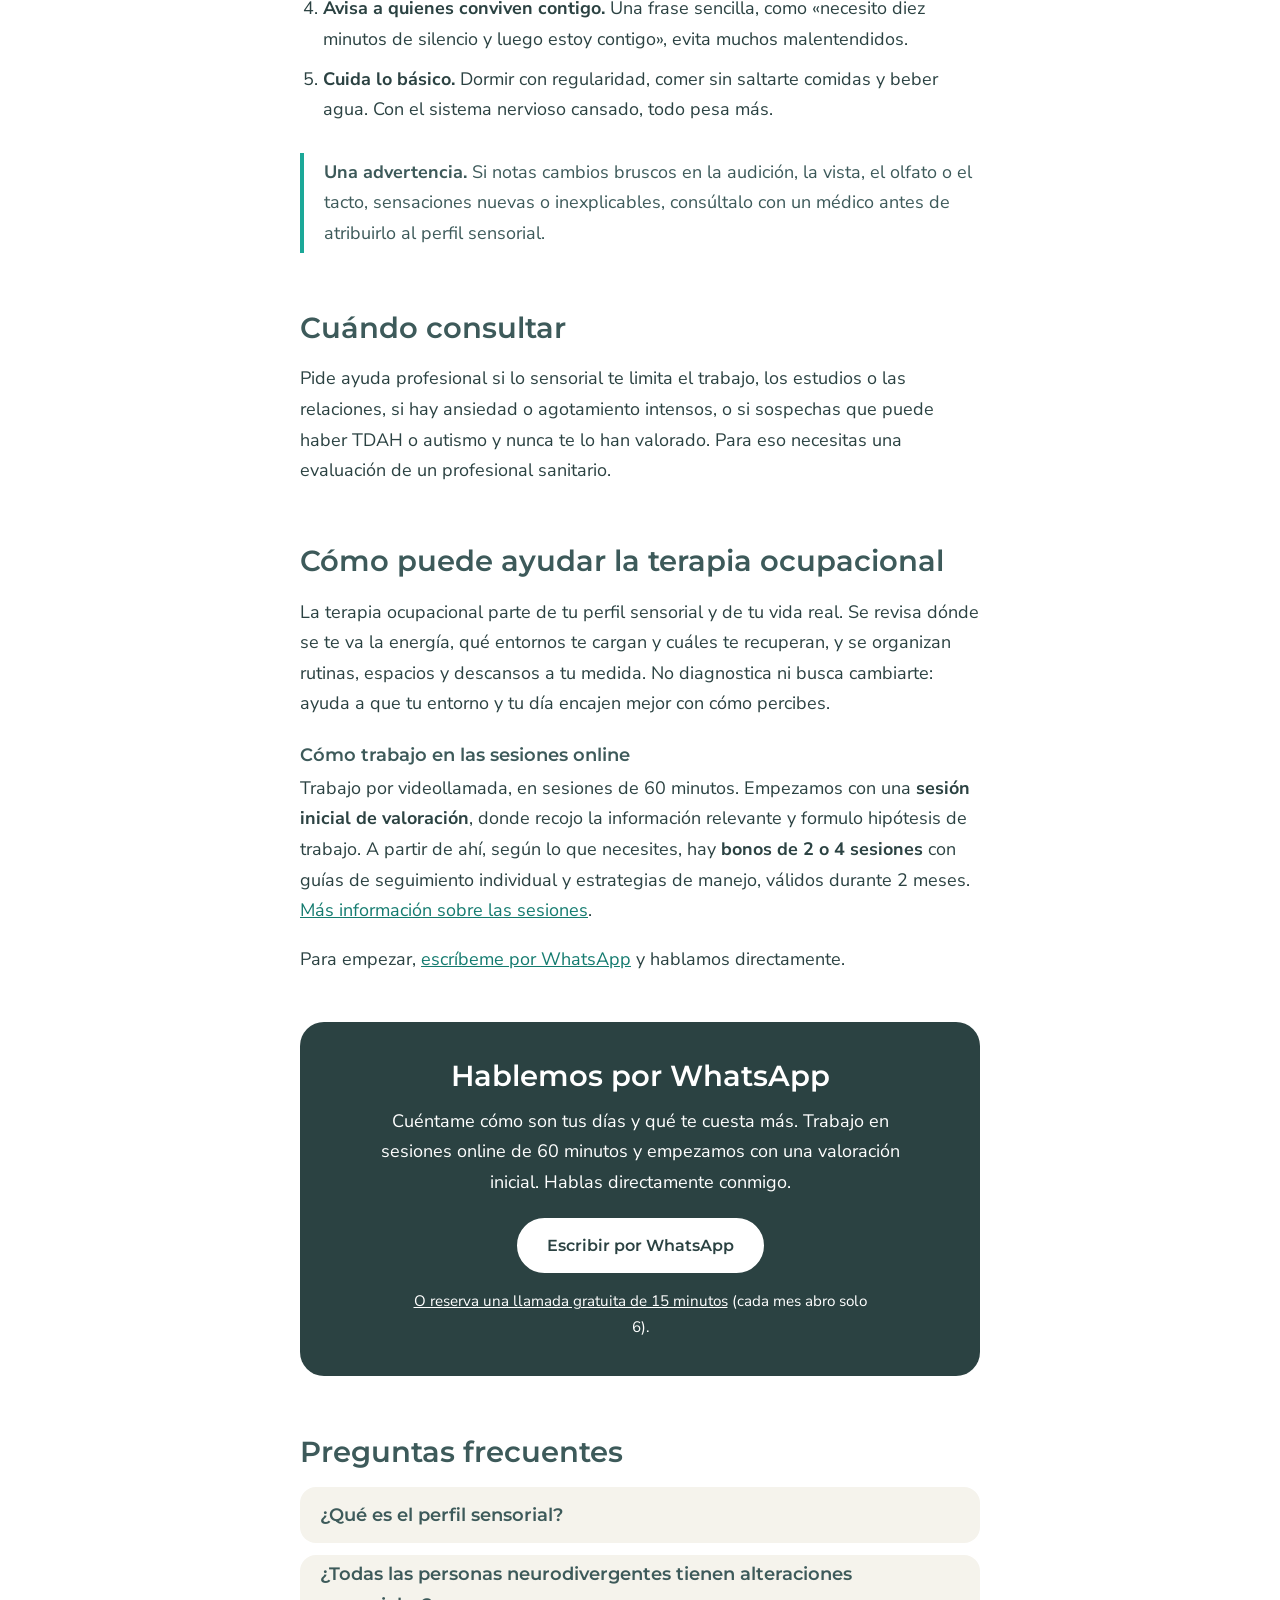
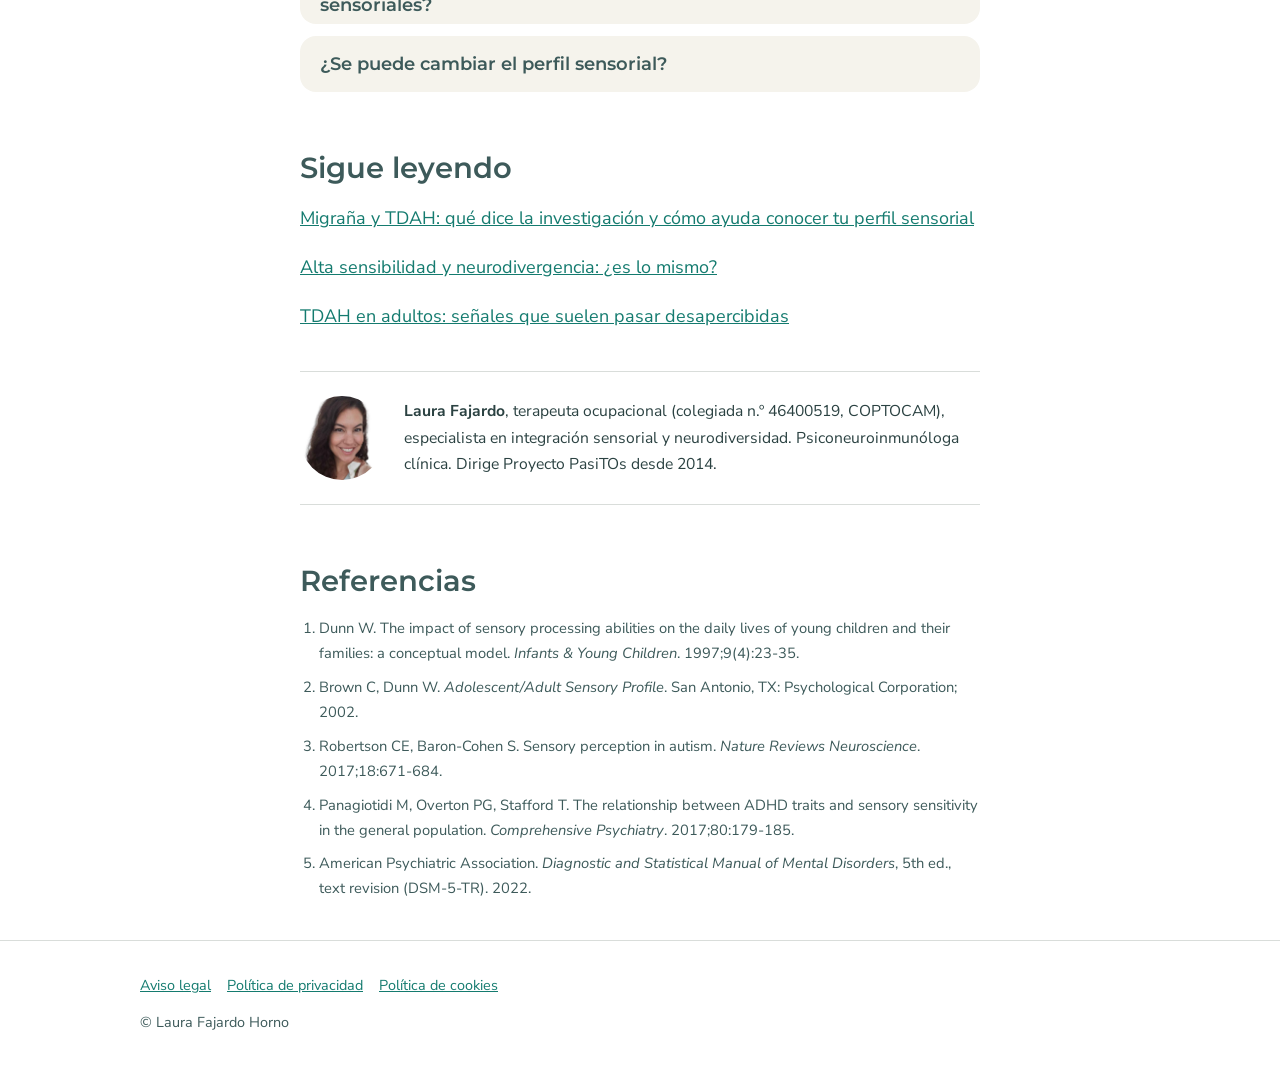
<file: blog/perfil-sensorial-adultos-dia-a-dia.html>
<!DOCTYPE html>
<html lang="es">
<head>
<meta charset="UTF-8">
<meta name="viewport" content="width=device-width, initial-scale=1.0">
<title>Perfil sensorial en adultos: cómo afecta al día a día</title>
<meta name="description" content="Qué es el perfil sensorial y cómo influye en la mañana, el trabajo, la casa y las relaciones de adultos neurodivergentes, con ideas para regular.">
<meta name="author" content="Laura Fajardo">
<link rel="canonical" href="https://www.laurafajardoto.com/blog/perfil-sensorial-adultos-dia-a-dia.html">
<link rel="icon" href="/marca/logo/favicon.svg" type="image/svg+xml">
<meta property="og:type" content="article">
<meta property="og:locale" content="es_ES">
<meta property="og:title" content="Perfil sensorial en adultos: cómo afecta al día a día">
<meta property="og:description" content="Cómo influye tu perfil sensorial en la mañana, el trabajo, la casa y las relaciones, y qué ajustes ayudan.">
<meta property="og:url" content="https://www.laurafajardoto.com/blog/perfil-sensorial-adultos-dia-a-dia.html">
<meta property="og:image" content="https://www.laurafajardoto.com/marca/subir-a-github/og-laura-fajardo.jpg">
<meta name="twitter:card" content="summary_large_image">
<link rel="preconnect" href="https://fonts.googleapis.com">
<link rel="preconnect" href="https://fonts.gstatic.com" crossorigin>
<link href="https://fonts.googleapis.com/css2?family=Montserrat:wght@500;600&family=Nunito+Sans:wght@400;600&display=swap" rel="stylesheet">
<link rel="stylesheet" href="/blog/estilos.css">
<script type="application/ld+json">
{"@context": "https://schema.org", "@type": "Article", "headline": "Perfil sensorial en adultos neurodivergentes: cómo afecta al día a día", "description": "Qué es el perfil sensorial y cómo influye en la mañana, el trabajo, la casa y las relaciones de adultos neurodivergentes, con ideas para regular.", "inLanguage": "es-ES", "datePublished": "2026-11-19", "dateModified": "2026-11-19", "mainEntityOfPage": "https://www.laurafajardoto.com/blog/perfil-sensorial-adultos-dia-a-dia.html", "image": "https://www.laurafajardoto.com/marca/subir-a-github/og-laura-fajardo.jpg", "author": {"@type": "Person", "name": "Laura Fajardo", "jobTitle": "Terapeuta ocupacional", "url": "https://www.laurafajardoto.com/"}, "publisher": {"@type": "Person", "name": "Laura Fajardo"}}
</script>
<script type="application/ld+json">
{"@context": "https://schema.org", "@type": "FAQPage", "mainEntity": [{"@type": "Question", "name": "¿Qué es el perfil sensorial?", "acceptedAnswer": {"@type": "Answer", "text": "Es la forma en que cada persona percibe y responde a la luz, el sonido, el tacto, el movimiento, los olores y los sabores. El modelo de Dunn lo describe con cuatro patrones: baja registración, búsqueda sensorial, sensibilidad sensorial y evitación sensorial."}}, {"@type": "Question", "name": "¿Todas las personas neurodivergentes tienen alteraciones sensoriales?", "acceptedAnswer": {"@type": "Answer", "text": "No todas, pero son frecuentes. En el autismo, la reactividad sensorial forma parte de los criterios diagnósticos, y varios estudios encuentran más sensibilidad sensorial en personas con rasgos de TDAH."}}, {"@type": "Question", "name": "¿Se puede cambiar el perfil sensorial?", "acceptedAnswer": {"@type": "Answer", "text": "El perfil sensorial tiende a ser un rasgo estable. Lo que sí se puede es entenderlo y adaptar el entorno, los descansos y las rutinas para que te pese menos."}}]}
</script>
</head>
<body>

<header>
  <div class="wrap bar">
    <a href="/" aria-label="Laura Fajardo, ir al inicio">
      <svg class="logo" xmlns="http://www.w3.org/2000/svg" viewBox="0 0 560 100" role="img" aria-label="Laura Fajardo">
        <g fill="none" stroke="#4a4a4a" stroke-width="3"><circle cx="50" cy="50" r="7"/><circle cx="50" cy="50" r="15"/><circle cx="50" cy="50" r="23"/></g>
        <g fill="#16a085"><circle cx="50" cy="9" r="6.5"/><circle cx="85.5" cy="29.5" r="6.5"/><circle cx="85.5" cy="70.5" r="6.5"/><circle cx="50" cy="91" r="6.5"/><circle cx="14.5" cy="70.5" r="6.5"/><circle cx="14.5" cy="29.5" r="6.5"/></g>
        <text x="120" y="68" font-family="Montserrat, Avenir Next, Segoe UI, Arial, sans-serif" font-size="56" font-weight="600" letter-spacing="0.5" fill="#4a4a4a">Laura Fajardo</text>
      </svg>
    </a>
    <nav aria-label="Principal">
      <ul>
        <li class="oculta-movil"><a href="/">Inicio</a></li>
        <li><a href="/blog/">Artículos</a></li>
        <li><a class="btn btn-p" href="https://wa.me/34613723272?text=Hola%20Laura%2C%20he%20le%C3%ADdo%20tu%20art%C3%ADculo%20sobre%20el%20perfil%20sensorial%20en%20adultos%20y%20me%20gustar%C3%ADa%20hablar%20contigo%20sobre%20las%20sesiones%20online." target="_blank" rel="noopener">Escribir por WhatsApp</a></li>
      </ul>
    </nav>
  </div>
</header>

<main>
<article>
  <div class="texto">
    <p class="migas"><a href="/">Inicio</a> › <a href="/blog/">Artículos</a> › Perfil sensorial en adultos</p>
    <h1>Perfil sensorial en adultos neurodivergentes: cómo afecta al día a día</h1>
    <p class="meta">Por Laura Fajardo, terapeuta ocupacional · Publicado el 19 de noviembre de 2026</p>

    <p class="entradilla">Un sábado en el supermercado: la luz blanca zumba, la música no se apaga, alguien roza tu brazo con el carro y la etiqueta del jersey te raspa el cuello. Al llegar a casa estás agotado/a y no sabes bien por qué. Si te pasa a menudo, no es manía ni mal carácter. Es la forma en que tu sistema nervioso recibe lo que le llega por los sentidos, y tiene nombre: perfil sensorial.</p>

    <div class="resumen">
      <h2>En resumen</h2>
      <ul>
        <li>El <strong>perfil sensorial</strong> es la manera en que cada persona percibe y responde a la luz, el sonido, el tacto, el movimiento, los olores y los sabores.</li>
        <li>No todas las personas neurodivergentes tienen alteraciones sensoriales, pero son frecuentes en el autismo y en el TDAH.</li>
        <li>Afecta a cosas muy cotidianas: vestirte, desayunar, concentrarte, comer fuera, socializar o descansar.</li>
        <li>Conocer tu perfil permite <strong>ajustar el entorno y los descansos</strong> a tu forma de percibir, sin pelearte contigo.</li>
        <li>Es un punto de partida para organizar tu día, no una etiqueta ni un diagnóstico.</li>
      </ul>
    </div>

    <h2>Qué es el perfil sensorial</h2>
    <p>La terapeuta ocupacional Winnie Dunn describió el perfil sensorial combinando dos cosas: cuánto estímulo necesitas para notar algo y cómo respondes cuando lo notas, dejándote llevar por ello o actuando para cambiarlo. De ahí salen cuatro patrones que cualquier persona puede reconocer en parte (Dunn, 1997):</p>
    <ul>
      <li><strong>Baja registración:</strong> te cuesta notar estímulos. Pasas por alto el hambre, la sed, el frío o que alguien te habla.</li>
      <li><strong>Búsqueda sensorial:</strong> necesitas más estímulo. Te mueves, tocas, haces ruido o buscas intensidad.</li>
      <li><strong>Sensibilidad sensorial:</strong> lo notas todo y te satura con facilidad.</li>
      <li><strong>Evitación sensorial:</strong> intentas apartarte de lo que te sobrecarga y te apoyas en rutinas muy fijas.</li>
    </ul>
    <p>No eres de un solo tipo: casi todas las personas mezclan varios, y cambian con el sueño, el estrés o el momento del día. Hay instrumentos validados para estudiarlo en adultos, como el <em>Adolescent/Adult Sensory Profile</em> (Brown y Dunn, 2002), que debe aplicar e interpretar un profesional.</p>

    <h2>Cómo se nota en el día a día</h2>
    <h3>Por la mañana</h3>
    <p>La ducha que pica, el pantalón que aprieta, el olor del café o de la cocina, el despertador que sobresalta. Quien busca estímulo tiende a arrancar con prisas y mil cosas a la vez; quien evita, a repetir exactamente el mismo desayuno y el mismo recorrido. Si además cuesta registrar el hambre, es fácil llegar a mediodía sin haber comido.</p>
    <h3>En el trabajo o en los estudios</h3>
    <p>Una oficina abierta, el murmullo de fondo, las notificaciones, la luz de los fluorescentes o las reuniones con pantalla pueden consumir energía antes de empezar la tarea. No es falta de capacidad: es que una parte de tu atención se va en filtrar lo que te llega. Por eso a final del día cuesta mucho más.</p>
    <h3>En casa y en las relaciones</h3>
    <p>El ruido de los demás, los olores, el contacto físico no avisado o el desorden pueden irritarte sin que sepas explicarlo. A veces se entiende desde fuera como mal humor o frialdad. Hay quien, al contrario, necesita mucho contacto o mucho movimiento y no se siente comprendido/a.</p>
    <h3>Fuera de casa</h3>
    <p>El transporte, las tiendas, los bares o las celebraciones concentran muchos estímulos a la vez. Después de un evento largo, es habitual sentir cansancio profundo, dolor de cabeza o necesidad de aislarse. Si te suena, puede ayudarte nuestro artículo sobre <a href="/blog/dolor-de-cabeza-sobrecarga-sensorial-autismo.html">dolor de cabeza y sobrecarga sensorial</a>.</p>

    <h2>Por qué se malinterpreta</h2>
    <p>Como los sentidos no se ven, a menudo se interpreta lo sensorial como carácter: «exageras», «eres rígido/a», «eres un/a quejica». Con el tiempo, muchas personas aprenden a callarse, a aguantar y a pagar el precio después, con cansancio, irritabilidad o ansiedad. Poner nombre a lo que pasa es el primer paso para dejar de culparse.</p>

    <h2>Qué puedes hacer</h2>
    <ol>
      <li><strong>Observa durante dos semanas.</strong> Al final del día, apunta qué estímulos te sobraron, cuáles te ayudaron a calmarte y cómo te sentiste. Los patrones aparecen enseguida.</li>
      <li><strong>Ajustes pequeños de entorno.</strong> Luz cálida y sin parpadeo, tapones o cascos para los ratos de ruido, ropa sin etiquetas, un perfume o ambientador menos intenso.</li>
      <li><strong>Pausas programadas.</strong> Diez minutos en un lugar tranquilo, o de movimiento, antes de que llegue la saturación. En terapia ocupacional a veces se habla de una «dieta sensorial»: un plan de actividades sensoriales repartidas a lo largo del día. Es un concepto clínico útil como guía individual, aunque la evidencia sobre su eficacia todavía es limitada.</li>
      <li><strong>Avisa a quienes conviven contigo.</strong> Una frase sencilla, como «necesito diez minutos de silencio y luego estoy contigo», evita muchos malentendidos.</li>
      <li><strong>Cuida lo básico.</strong> Dormir con regularidad, comer sin saltarte comidas y beber agua. Con el sistema nervioso cansado, todo pesa más.</li>
    </ol>

    <div class="aviso">
      <p><strong>Una advertencia.</strong> Si notas cambios bruscos en la audición, la vista, el olfato o el tacto, sensaciones nuevas o inexplicables, consúltalo con un médico antes de atribuirlo al perfil sensorial.</p>
    </div>

    <h2>Cuándo consultar</h2>
    <p>Pide ayuda profesional si lo sensorial te limita el trabajo, los estudios o las relaciones, si hay ansiedad o agotamiento intensos, o si sospechas que puede haber TDAH o autismo y nunca te lo han valorado. Para eso necesitas una evaluación de un profesional sanitario.</p>

    <h2>Cómo puede ayudar la terapia ocupacional</h2>
    <p>La terapia ocupacional parte de tu perfil sensorial y de tu vida real. Se revisa dónde se te va la energía, qué entornos te cargan y cuáles te recuperan, y se organizan rutinas, espacios y descansos a tu medida. No diagnostica ni busca cambiarte: ayuda a que tu entorno y tu día encajen mejor con cómo percibes.</p>
    <h3>Cómo trabajo en las sesiones online</h3>
    <p>Trabajo por videollamada, en sesiones de 60 minutos. Empezamos con una <strong>sesión inicial de valoración</strong>, donde recojo la información relevante y formulo hipótesis de trabajo. A partir de ahí, según lo que necesites, hay <strong>bonos de 2 o 4 sesiones</strong> con guías de seguimiento individual y estrategias de manejo, válidos durante 2 meses. <a href="/#sesiones">Más información sobre las sesiones</a>.</p>
    <p>Para empezar, <a href="https://wa.me/34613723272?text=Hola%20Laura%2C%20he%20le%C3%ADdo%20tu%20art%C3%ADculo%20sobre%20el%20perfil%20sensorial%20en%20adultos%20y%20me%20gustar%C3%ADa%20hablar%20contigo%20sobre%20las%20sesiones%20online." target="_blank" rel="noopener">escríbeme por WhatsApp</a> y hablamos directamente.</p>

    <div class="cta">
      <h2>Hablemos por WhatsApp</h2>
      <p>Cuéntame cómo son tus días y qué te cuesta más. Trabajo en sesiones online de 60 minutos y empezamos con una valoración inicial. Hablas directamente conmigo.</p>
      <a class="btn btn-p" href="https://wa.me/34613723272?text=Hola%20Laura%2C%20he%20le%C3%ADdo%20tu%20art%C3%ADculo%20sobre%20el%20perfil%20sensorial%20en%20adultos%20y%20me%20gustar%C3%ADa%20hablar%20contigo%20sobre%20las%20sesiones%20online." target="_blank" rel="noopener">Escribir por WhatsApp</a>
      <p style="margin-top:16px;font-size:.95rem"><a href="https://calendar.app.google/Lk1KQupNKWJ7DPoT9" target="_blank" rel="noopener" style="color:#fff">O reserva una llamada gratuita de 15 minutos</a> (cada mes abro solo 6).</p>
    </div>

    <section class="faq" aria-label="Preguntas frecuentes">
      <h2>Preguntas frecuentes</h2>
      <details><summary>¿Qué es el perfil sensorial?</summary><p>Es la forma en que cada persona percibe y responde a la luz, el sonido, el tacto, el movimiento, los olores y los sabores. El modelo de Dunn lo describe con cuatro patrones: baja registración, búsqueda sensorial, sensibilidad sensorial y evitación sensorial.</p></details>
      <details><summary>¿Todas las personas neurodivergentes tienen alteraciones sensoriales?</summary><p>No todas, pero son frecuentes. En el autismo, la reactividad sensorial forma parte de los criterios diagnósticos, y varios estudios encuentran más sensibilidad sensorial en personas con rasgos de TDAH.</p></details>
      <details><summary>¿Se puede cambiar el perfil sensorial?</summary><p>El perfil sensorial tiende a ser un rasgo estable. Lo que sí se puede es entenderlo y adaptar el entorno, los descansos y las rutinas para que te pese menos.</p></details>
    </section>

    <h2>Sigue leyendo</h2>
    <p><a href="/blog/migrana-tdah-regulacion-sensorial.html">Migraña y TDAH: qué dice la investigación y cómo ayuda conocer tu perfil sensorial</a></p>
    <p><a href="/blog/alta-sensibilidad-neurodivergencia.html">Alta sensibilidad y neurodivergencia: ¿es lo mismo?</a></p>
    <p><a href="/blog/tdah-adultos-senales.html">TDAH en adultos: señales que suelen pasar desapercibidas</a></p>

    <div class="autora">
      <img src="/img/laura.jpg" alt="Laura Fajardo" width="84" height="84" loading="lazy">
      <p><strong>Laura Fajardo</strong>, terapeuta ocupacional (colegiada n.º 46400519, COPTOCAM), especialista en integración sensorial y neurodiversidad. Psiconeuroinmunóloga clínica. Dirige Proyecto PasiTOs desde 2014.</p>
    </div>

    <h2>Referencias</h2>
    <!-- CONFIRMAR: revisar datos bibliográficos de las 5 referencias y que la frase sobre reactividad sensorial en los criterios del autismo (DSM-5-TR) y sobre la dieta sensorial (evidencia limitada) se ajustan a lo que quieres afirmar. La dieta sensorial se presenta como concepto clínico, sin prometer resultados. -->
    <ol class="refs">
      <li>Dunn W. The impact of sensory processing abilities on the daily lives of young children and their families: a conceptual model. <em>Infants &amp; Young Children</em>. 1997;9(4):23-35.</li>
      <li>Brown C, Dunn W. <em>Adolescent/Adult Sensory Profile</em>. San Antonio, TX: Psychological Corporation; 2002.</li>
      <li>Robertson CE, Baron-Cohen S. Sensory perception in autism. <em>Nature Reviews Neuroscience</em>. 2017;18:671-684.</li>
      <li>Panagiotidi M, Overton PG, Stafford T. The relationship between ADHD traits and sensory sensitivity in the general population. <em>Comprehensive Psychiatry</em>. 2017;80:179-185.</li>
      <li>American Psychiatric Association. <em>Diagnostic and Statistical Manual of Mental Disorders</em>, 5th ed., text revision (DSM-5-TR). 2022.</li>
    </ol>
  </div>
</article>
</main>

<footer>
  <div class="wrap">
    <a href="/legal/aviso-legal.html">Aviso legal</a><a href="/legal/politica-de-privacidad.html">Política de privacidad</a><a href="/legal/politica-de-cookies.html">Política de cookies</a>
    <p style="margin-top:12px">© Laura Fajardo Horno</p>
  </div>
</footer>

<div class="barra-movil"><a class="btn btn-p" href="https://wa.me/34613723272?text=Hola%20Laura%2C%20he%20le%C3%ADdo%20tu%20art%C3%ADculo%20sobre%20el%20perfil%20sensorial%20en%20adultos%20y%20me%20gustar%C3%ADa%20hablar%20contigo%20sobre%20las%20sesiones%20online." target="_blank" rel="noopener">Escribir por WhatsApp</a></div>
</body>
</html>
</file>
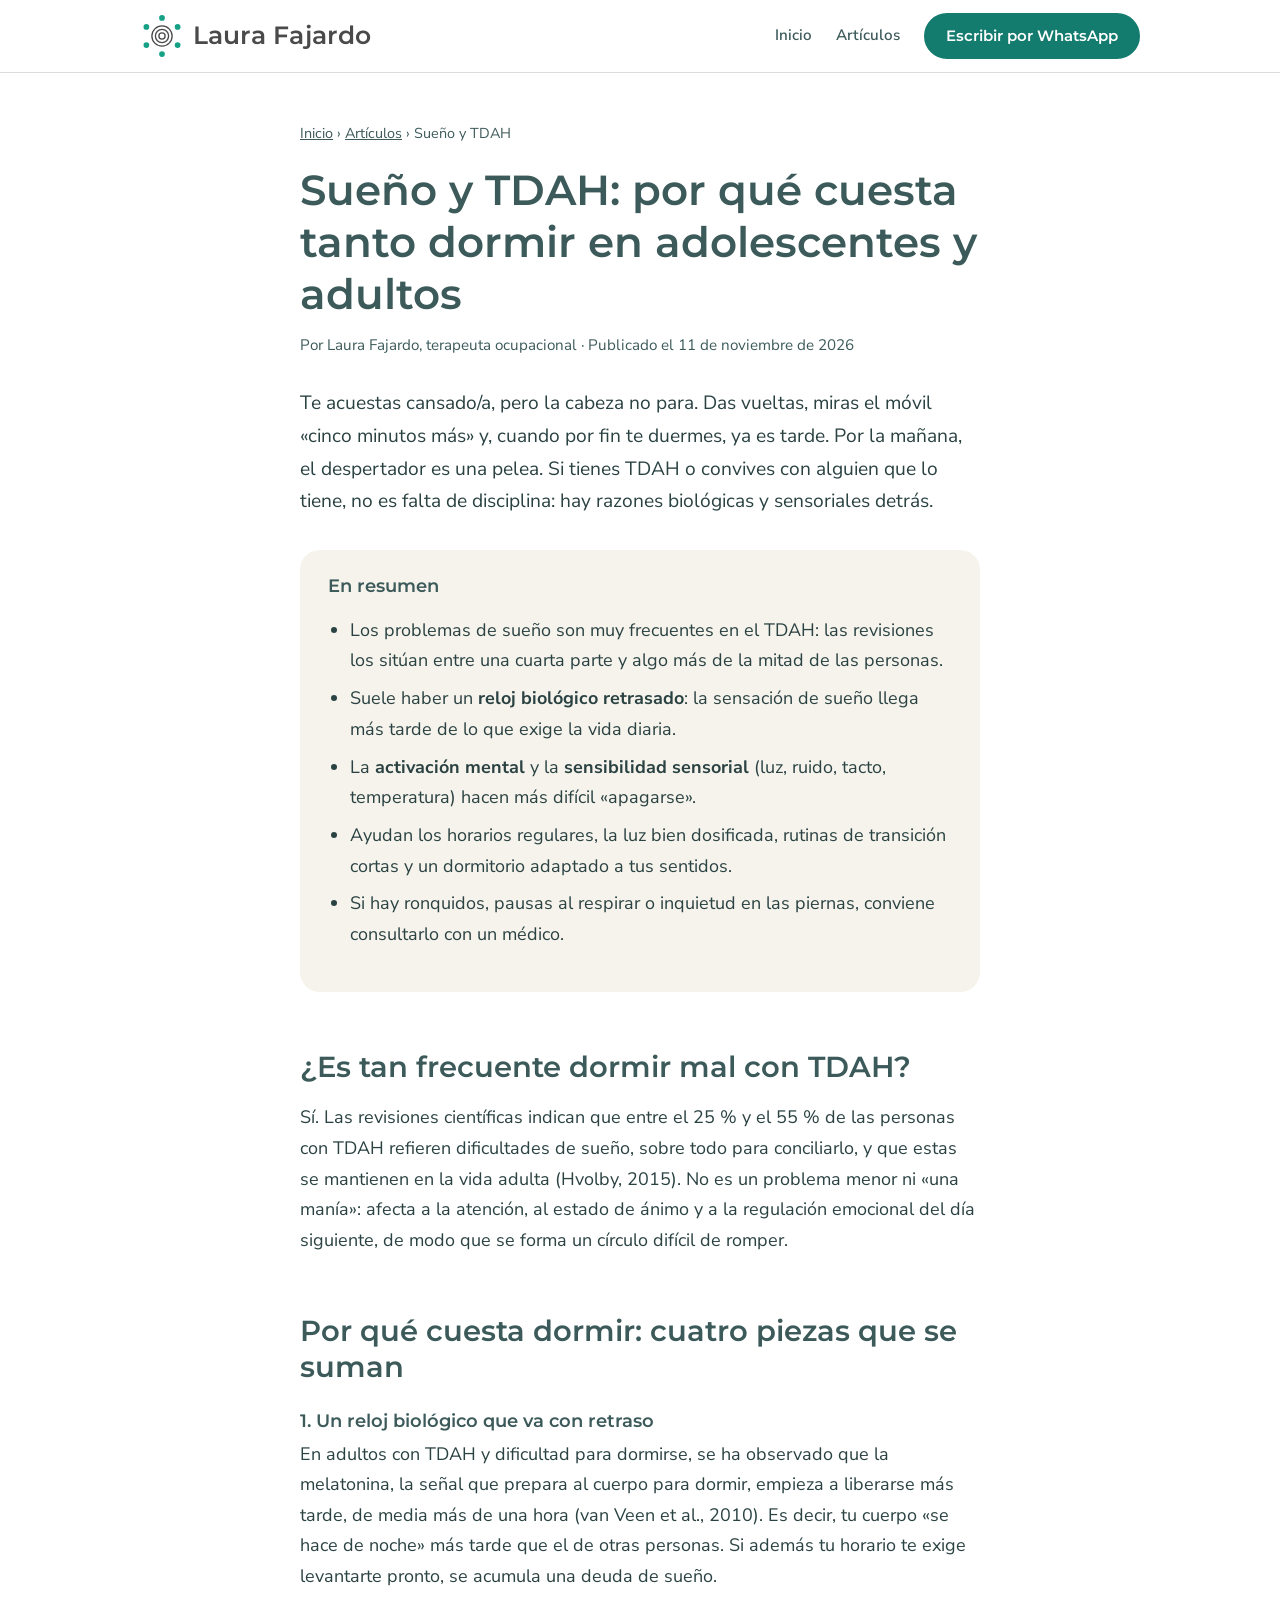
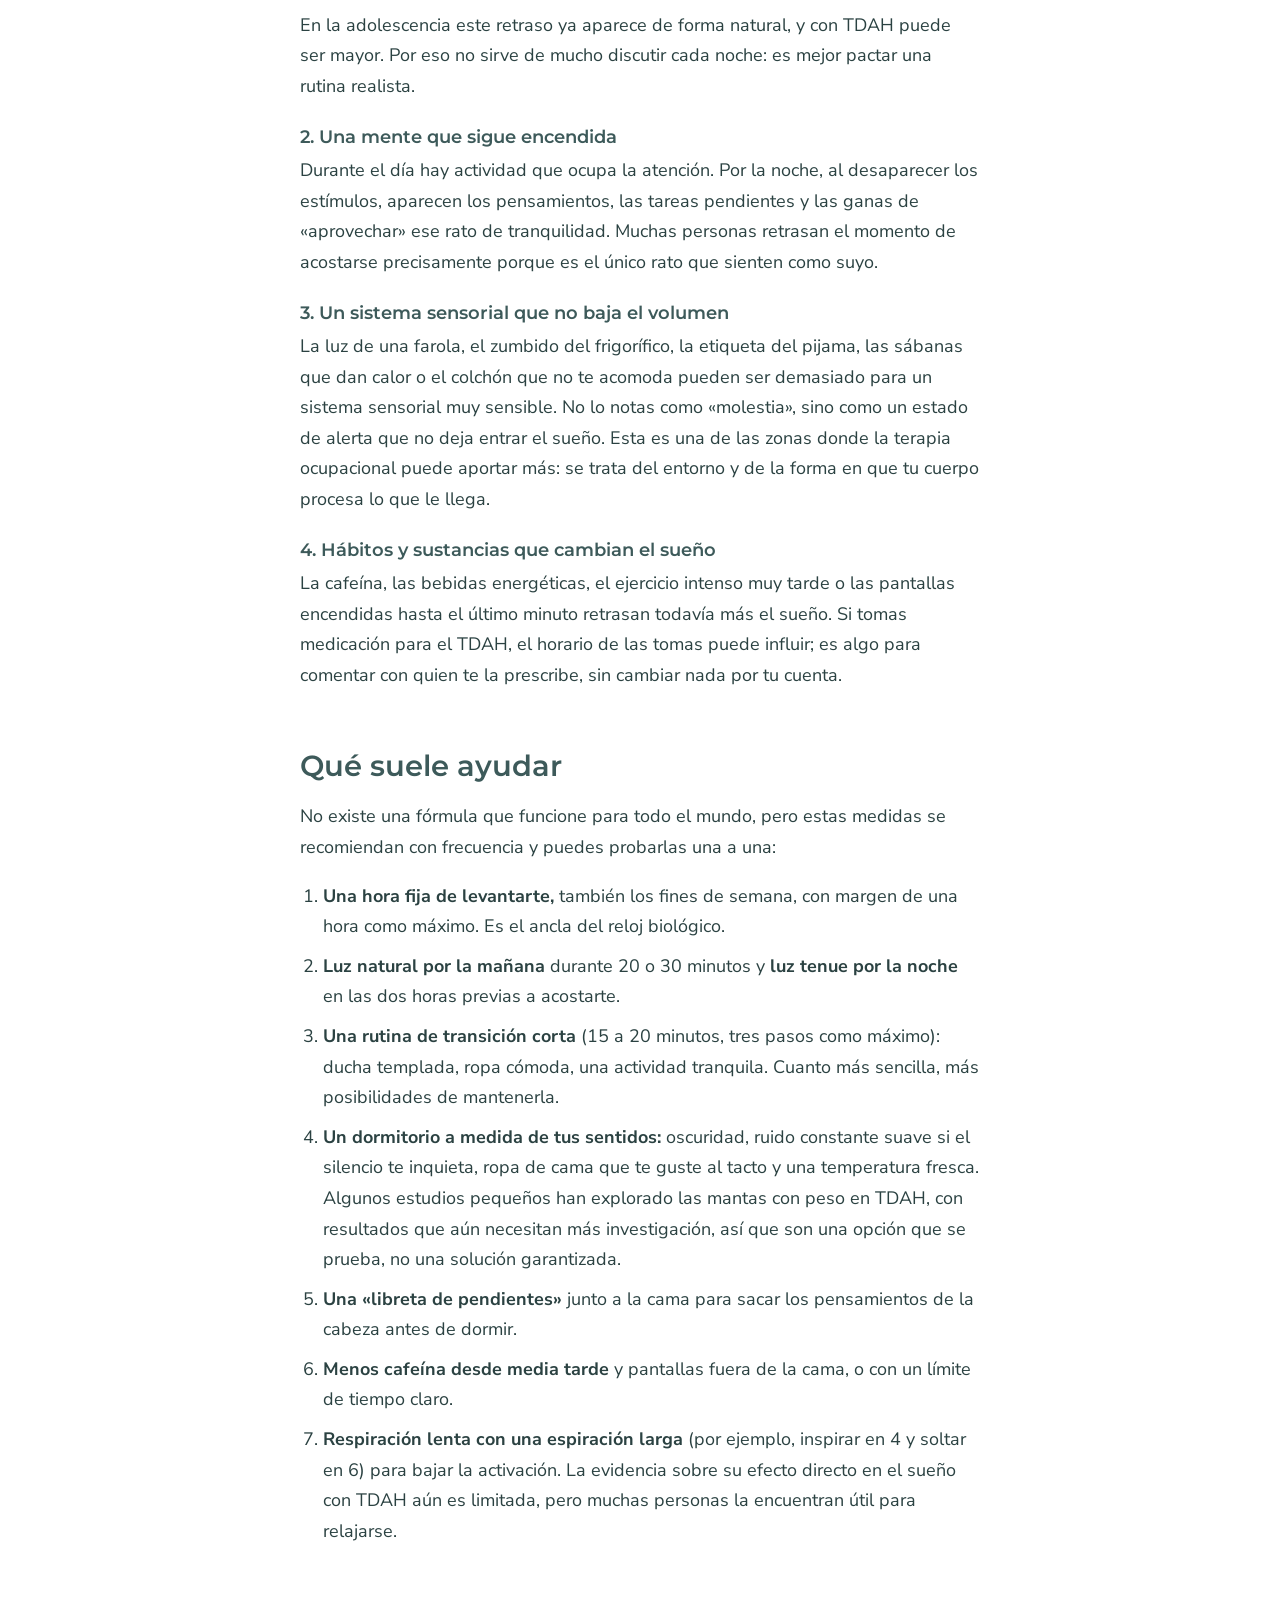
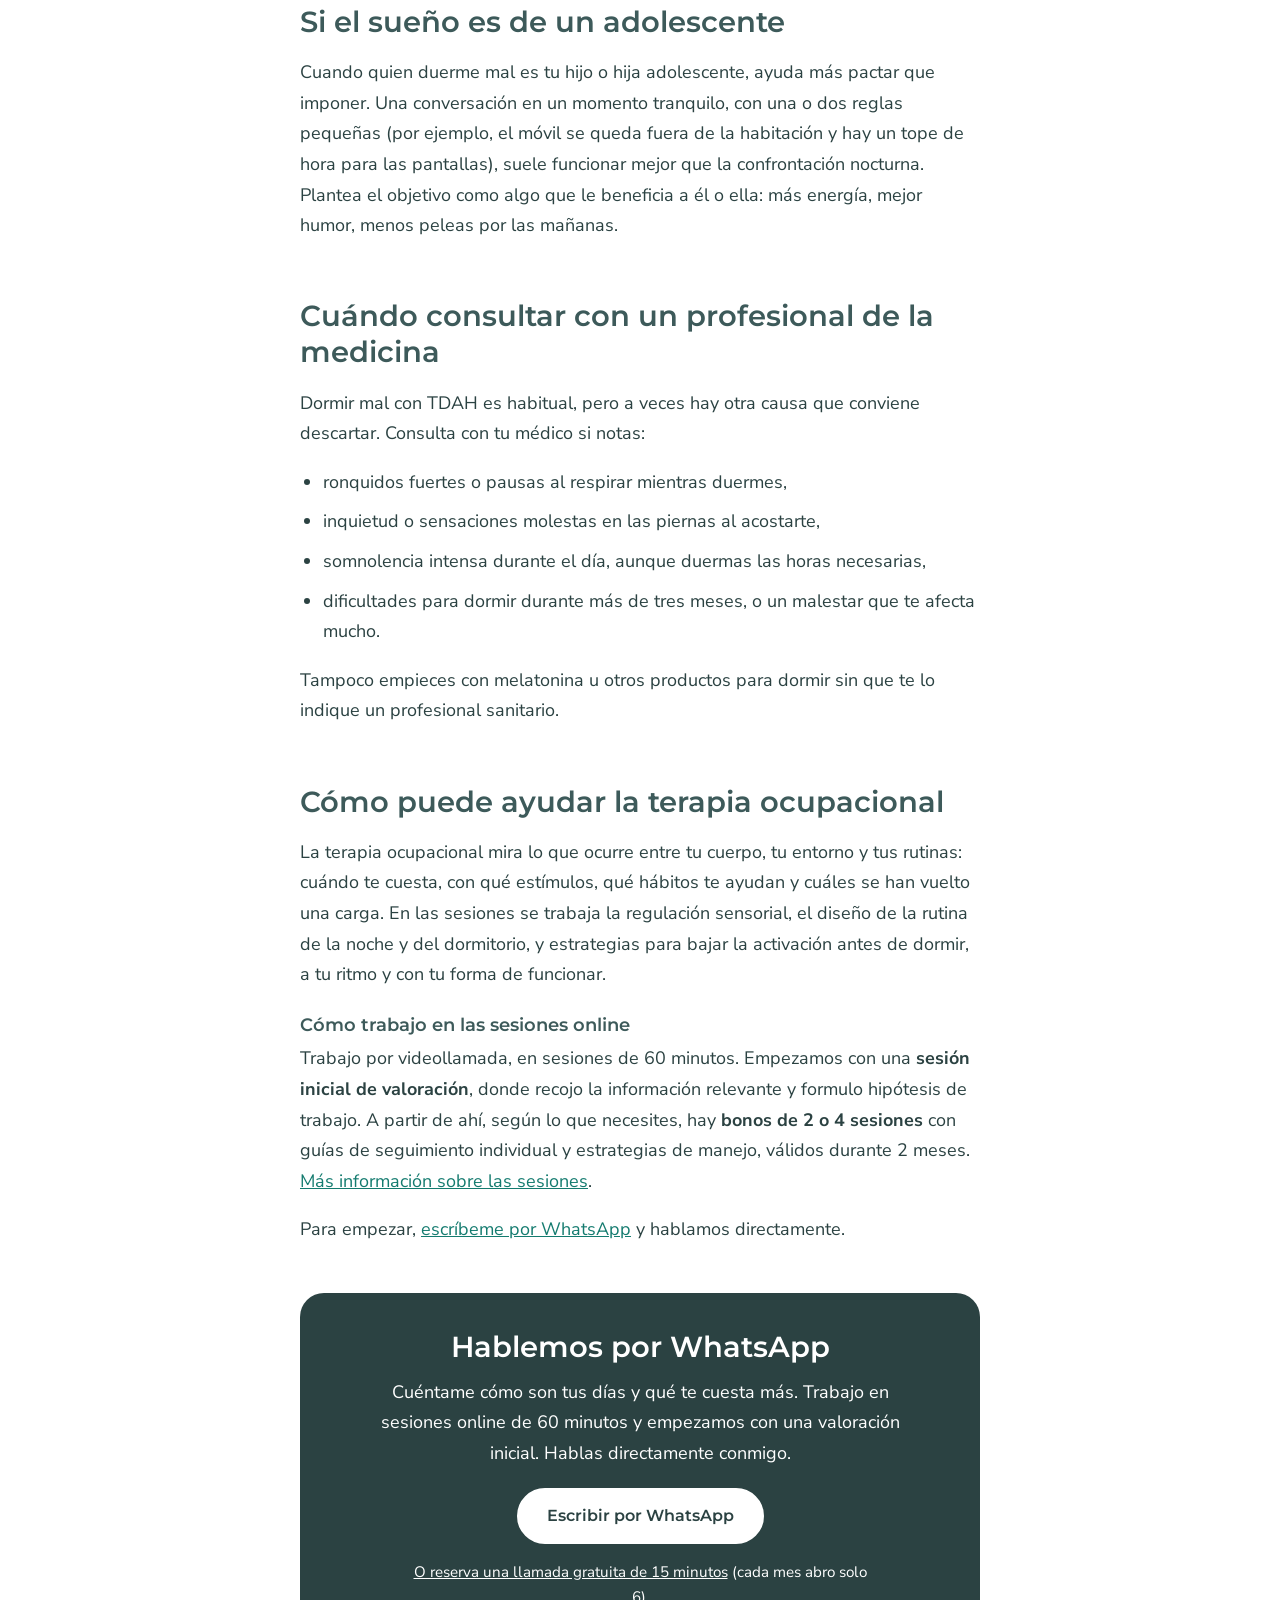
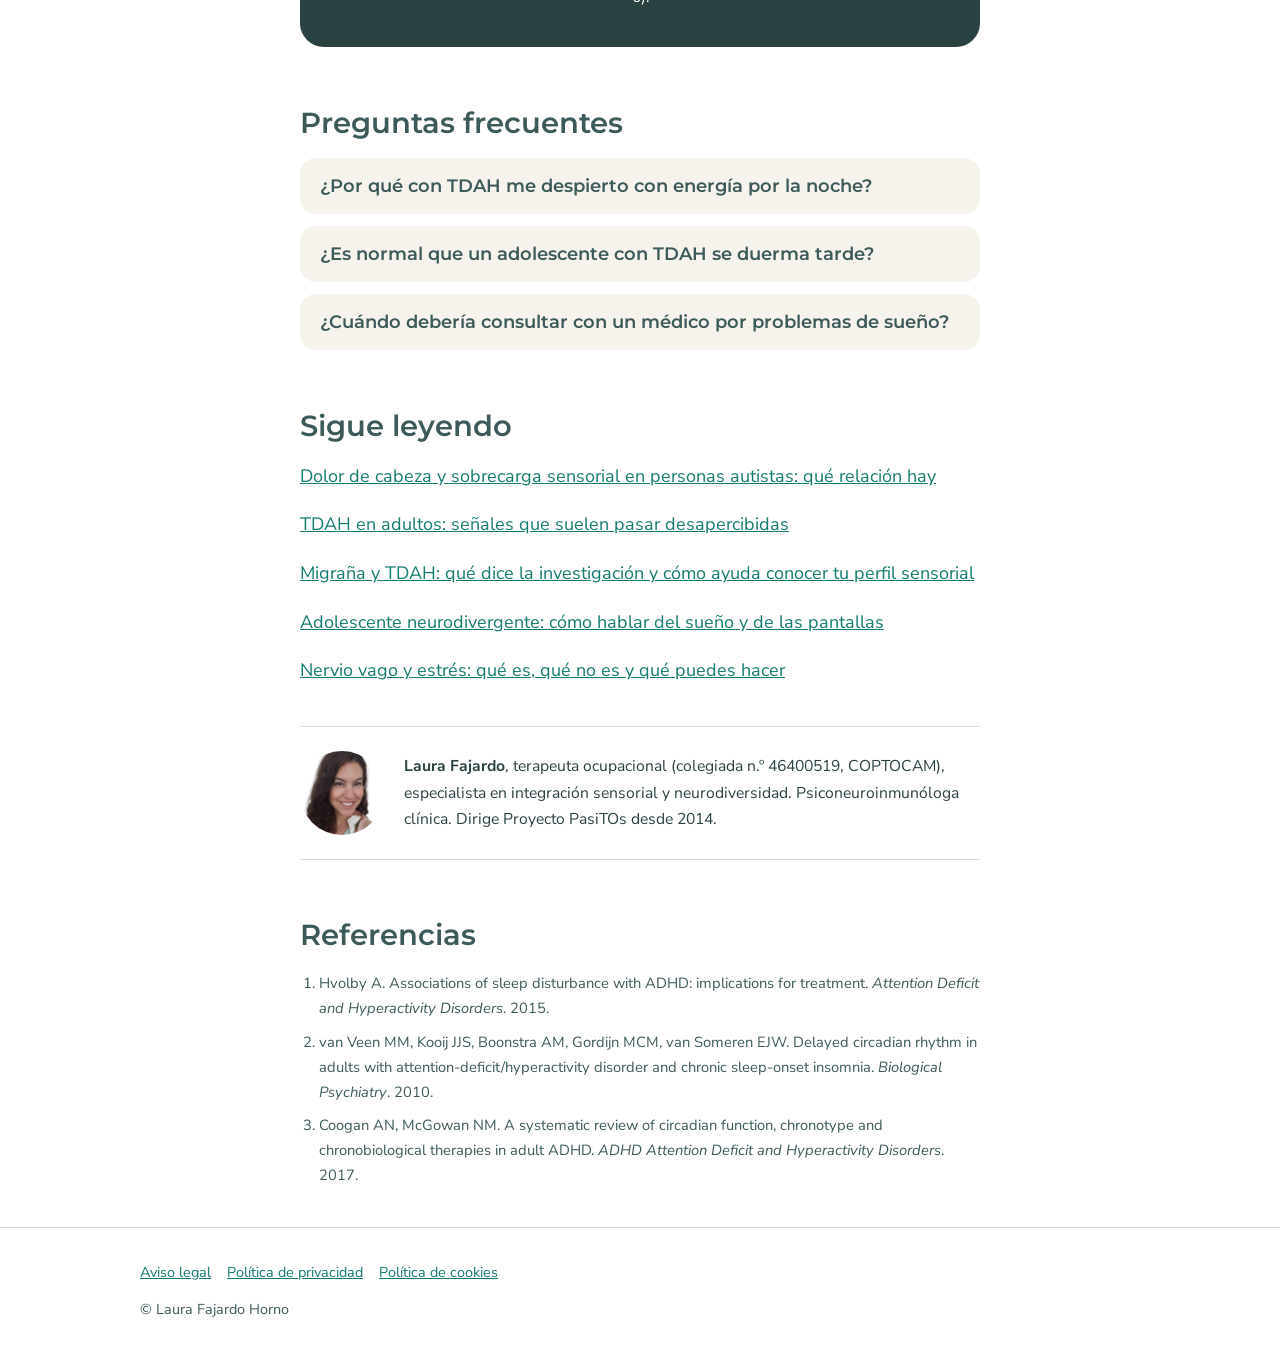
<file: blog/sueno-tdah-adolescentes-adultos.html>
<!DOCTYPE html>
<html lang="es">
<head>
<meta charset="UTF-8">
<meta name="viewport" content="width=device-width, initial-scale=1.0">
<title>Sueño y TDAH: por qué cuesta dormir | Laura Fajardo</title>
<meta name="description" content="Por qué a muchas personas con TDAH les cuesta dormir: reloj biológico, mente activa y sensibilidad sensorial. Qué suele ayudar y cuándo consultar.">
<meta name="author" content="Laura Fajardo">
<link rel="canonical" href="https://www.laurafajardoto.com/blog/sueno-tdah-adolescentes-adultos.html">
<link rel="icon" href="/marca/logo/favicon.svg" type="image/svg+xml">
<meta property="og:type" content="article">
<meta property="og:locale" content="es_ES">
<meta property="og:title" content="Sueño y TDAH: por qué cuesta tanto dormir">
<meta property="og:description" content="Reloj biológico, mente activa y sensibilidad sensorial: por qué dormir cuesta más con TDAH y qué suele ayudar.">
<meta property="og:url" content="https://www.laurafajardoto.com/blog/sueno-tdah-adolescentes-adultos.html">
<meta property="og:image" content="https://www.laurafajardoto.com/marca/subir-a-github/og-laura-fajardo.jpg">
<meta name="twitter:card" content="summary_large_image">
<link rel="preconnect" href="https://fonts.googleapis.com">
<link rel="preconnect" href="https://fonts.gstatic.com" crossorigin>
<link href="https://fonts.googleapis.com/css2?family=Montserrat:wght@500;600&family=Nunito+Sans:wght@400;600&display=swap" rel="stylesheet">
<link rel="stylesheet" href="/blog/estilos.css">
<script type="application/ld+json">
{"@context":"https://schema.org","@type":"Article","headline":"Sueño y TDAH: por qué cuesta tanto dormir en adolescentes y adultos","description":"Por qué a muchas personas con TDAH les cuesta dormir: reloj biológico, mente activa y sensibilidad sensorial. Qué suele ayudar y cuándo consultar.","inLanguage":"es-ES","datePublished":"2026-11-11","dateModified":"2026-11-11","mainEntityOfPage":"https://www.laurafajardoto.com/blog/sueno-tdah-adolescentes-adultos.html","image":"https://www.laurafajardoto.com/marca/subir-a-github/og-laura-fajardo.jpg","author":{"@type":"Person","name":"Laura Fajardo","jobTitle":"Terapeuta ocupacional","url":"https://www.laurafajardoto.com/"},"publisher":{"@type":"Person","name":"Laura Fajardo"}}
</script>
<script type="application/ld+json">
{"@context":"https://schema.org","@type":"FAQPage","mainEntity":[
{"@type":"Question","name":"¿Por qué con TDAH me despierto con energía por la noche?","acceptedAnswer":{"@type":"Answer","text":"En muchas personas con TDAH el reloj biológico está retrasado, de modo que la sensación de sueño llega más tarde. A eso se suma una mente que sigue activa cuando se apagan los estímulos del día."}},
{"@type":"Question","name":"¿Es normal que un adolescente con TDAH se duerma tarde?","acceptedAnswer":{"@type":"Answer","text":"Durante la adolescencia el reloj biológico se retrasa de forma natural, y con TDAH este retraso puede ser mayor. Por eso conviene pactar una rutina en lugar de discutir cada noche."}},
{"@type":"Question","name":"¿Cuándo debería consultar con un médico por problemas de sueño?","acceptedAnswer":{"@type":"Answer","text":"Si hay ronquidos fuertes o pausas al respirar, movimientos o inquietud en las piernas al acostarte, somnolencia intensa durante el día o dificultades para dormir durante más de tres meses."}}
]}
</script>
</head>
<body>

<header>
  <div class="wrap bar">
    <a href="/" aria-label="Laura Fajardo, ir al inicio">
      <svg class="logo" xmlns="http://www.w3.org/2000/svg" viewBox="0 0 560 100" role="img" aria-label="Laura Fajardo">
        <g fill="none" stroke="#4a4a4a" stroke-width="3"><circle cx="50" cy="50" r="7"/><circle cx="50" cy="50" r="15"/><circle cx="50" cy="50" r="23"/></g>
        <g fill="#16a085"><circle cx="50" cy="9" r="6.5"/><circle cx="85.5" cy="29.5" r="6.5"/><circle cx="85.5" cy="70.5" r="6.5"/><circle cx="50" cy="91" r="6.5"/><circle cx="14.5" cy="70.5" r="6.5"/><circle cx="14.5" cy="29.5" r="6.5"/></g>
        <text x="120" y="68" font-family="Montserrat, Avenir Next, Segoe UI, Arial, sans-serif" font-size="56" font-weight="600" letter-spacing="0.5" fill="#4a4a4a">Laura Fajardo</text>
      </svg>
    </a>
    <nav aria-label="Principal">
      <ul>
        <li class="oculta-movil"><a href="/">Inicio</a></li>
        <li><a href="/blog/">Artículos</a></li>
        <li><a class="btn btn-p" href="https://wa.me/34613723272?text=Hola%20Laura%2C%20he%20le%C3%ADdo%20tu%20art%C3%ADculo%20sobre%20sue%C3%B1o%20y%20TDAH%3A%20por%20qu%C3%A9%20cuesta%20dormir%20y%20me%20gustar%C3%ADa%20hablar%20contigo%20sobre%20las%20sesiones%20online." target="_blank" rel="noopener">Escribir por WhatsApp</a></li>
      </ul>
    </nav>
  </div>
</header>

<main>
<article>
  <div class="texto">
    <p class="migas"><a href="/">Inicio</a> › <a href="/blog/">Artículos</a> › Sueño y TDAH</p>
    <h1>Sueño y TDAH: por qué cuesta tanto dormir en adolescentes y adultos</h1>
    <p class="meta">Por Laura Fajardo, terapeuta ocupacional · Publicado el 11 de noviembre de 2026</p>

    <p class="entradilla">Te acuestas cansado/a, pero la cabeza no para. Das vueltas, miras el móvil «cinco minutos más» y, cuando por fin te duermes, ya es tarde. Por la mañana, el despertador es una pelea. Si tienes TDAH o convives con alguien que lo tiene, no es falta de disciplina: hay razones biológicas y sensoriales detrás.</p>

    <div class="resumen">
      <h2>En resumen</h2>
      <ul>
        <li>Los problemas de sueño son muy frecuentes en el TDAH: las revisiones los sitúan entre una cuarta parte y algo más de la mitad de las personas.</li>
        <li>Suele haber un <strong>reloj biológico retrasado</strong>: la sensación de sueño llega más tarde de lo que exige la vida diaria.</li>
        <li>La <strong>activación mental</strong> y la <strong>sensibilidad sensorial</strong> (luz, ruido, tacto, temperatura) hacen más difícil «apagarse».</li>
        <li>Ayudan los horarios regulares, la luz bien dosificada, rutinas de transición cortas y un dormitorio adaptado a tus sentidos.</li>
        <li>Si hay ronquidos, pausas al respirar o inquietud en las piernas, conviene consultarlo con un médico.</li>
      </ul>
    </div>

    <h2>¿Es tan frecuente dormir mal con TDAH?</h2>
    <p>Sí. Las revisiones científicas indican que entre el 25 % y el 55 % de las personas con TDAH refieren dificultades de sueño, sobre todo para conciliarlo, y que estas se mantienen en la vida adulta (Hvolby, 2015). No es un problema menor ni «una manía»: afecta a la atención, al estado de ánimo y a la regulación emocional del día siguiente, de modo que se forma un círculo difícil de romper.</p>

    <h2>Por qué cuesta dormir: cuatro piezas que se suman</h2>

    <h3>1. Un reloj biológico que va con retraso</h3>
    <p>En adultos con TDAH y dificultad para dormirse, se ha observado que la melatonina, la señal que prepara al cuerpo para dormir, empieza a liberarse más tarde, de media más de una hora (van Veen et al., 2010). Es decir, tu cuerpo «se hace de noche» más tarde que el de otras personas. Si además tu horario te exige levantarte pronto, se acumula una deuda de sueño.</p>
    <p>En la adolescencia este retraso ya aparece de forma natural, y con TDAH puede ser mayor. Por eso no sirve de mucho discutir cada noche: es mejor pactar una rutina realista.</p>

    <h3>2. Una mente que sigue encendida</h3>
    <p>Durante el día hay actividad que ocupa la atención. Por la noche, al desaparecer los estímulos, aparecen los pensamientos, las tareas pendientes y las ganas de «aprovechar» ese rato de tranquilidad. Muchas personas retrasan el momento de acostarse precisamente porque es el único rato que sienten como suyo.</p>

    <h3>3. Un sistema sensorial que no baja el volumen</h3>
    <p>La luz de una farola, el zumbido del frigorífico, la etiqueta del pijama, las sábanas que dan calor o el colchón que no te acomoda pueden ser demasiado para un sistema sensorial muy sensible. No lo notas como «molestia», sino como un estado de alerta que no deja entrar el sueño. Esta es una de las zonas donde la terapia ocupacional puede aportar más: se trata del entorno y de la forma en que tu cuerpo procesa lo que le llega.</p>

    <h3>4. Hábitos y sustancias que cambian el sueño</h3>
    <p>La cafeína, las bebidas energéticas, el ejercicio intenso muy tarde o las pantallas encendidas hasta el último minuto retrasan todavía más el sueño. Si tomas medicación para el TDAH, el horario de las tomas puede influir; es algo para comentar con quien te la prescribe, sin cambiar nada por tu cuenta.</p>

    <h2>Qué suele ayudar</h2>
    <p>No existe una fórmula que funcione para todo el mundo, pero estas medidas se recomiendan con frecuencia y puedes probarlas una a una:</p>
    <ol>
      <li><strong>Una hora fija de levantarte,</strong> también los fines de semana, con margen de una hora como máximo. Es el ancla del reloj biológico.</li>
      <li><strong>Luz natural por la mañana</strong> durante 20 o 30 minutos y <strong>luz tenue por la noche</strong> en las dos horas previas a acostarte.</li>
      <li><strong>Una rutina de transición corta</strong> (15 a 20 minutos, tres pasos como máximo): ducha templada, ropa cómoda, una actividad tranquila. Cuanto más sencilla, más posibilidades de mantenerla.</li>
      <li><strong>Un dormitorio a medida de tus sentidos:</strong> oscuridad, ruido constante suave si el silencio te inquieta, ropa de cama que te guste al tacto y una temperatura fresca. Algunos estudios pequeños han explorado las mantas con peso en TDAH, con resultados que aún necesitan más investigación, así que son una opción que se prueba, no una solución garantizada.</li>
      <li><strong>Una «libreta de pendientes»</strong> junto a la cama para sacar los pensamientos de la cabeza antes de dormir.</li>
      <li><strong>Menos cafeína desde media tarde</strong> y pantallas fuera de la cama, o con un límite de tiempo claro.</li>
      <li><strong>Respiración lenta con una espiración larga</strong> (por ejemplo, inspirar en 4 y soltar en 6) para bajar la activación. La evidencia sobre su efecto directo en el sueño con TDAH aún es limitada, pero muchas personas la encuentran útil para relajarse.</li>
    </ol>

    <h2>Si el sueño es de un adolescente</h2>
    <p>Cuando quien duerme mal es tu hijo o hija adolescente, ayuda más pactar que imponer. Una conversación en un momento tranquilo, con una o dos reglas pequeñas (por ejemplo, el móvil se queda fuera de la habitación y hay un tope de hora para las pantallas), suele funcionar mejor que la confrontación nocturna. Plantea el objetivo como algo que le beneficia a él o ella: más energía, mejor humor, menos peleas por las mañanas.</p>

    <h2>Cuándo consultar con un profesional de la medicina</h2>
    <p>Dormir mal con TDAH es habitual, pero a veces hay otra causa que conviene descartar. Consulta con tu médico si notas:</p>
    <ul>
      <li>ronquidos fuertes o pausas al respirar mientras duermes,</li>
      <li>inquietud o sensaciones molestas en las piernas al acostarte,</li>
      <li>somnolencia intensa durante el día, aunque duermas las horas necesarias,</li>
      <li>dificultades para dormir durante más de tres meses, o un malestar que te afecta mucho.</li>
    </ul>
    <p>Tampoco empieces con melatonina u otros productos para dormir sin que te lo indique un profesional sanitario.</p>

    <h2>Cómo puede ayudar la terapia ocupacional</h2>
    <p>La terapia ocupacional mira lo que ocurre entre tu cuerpo, tu entorno y tus rutinas: cuándo te cuesta, con qué estímulos, qué hábitos te ayudan y cuáles se han vuelto una carga. En las sesiones se trabaja la regulación sensorial, el diseño de la rutina de la noche y del dormitorio, y estrategias para bajar la activación antes de dormir, a tu ritmo y con tu forma de funcionar.</p>
    <h3>Cómo trabajo en las sesiones online</h3>
    <p>Trabajo por videollamada, en sesiones de 60 minutos. Empezamos con una <strong>sesión inicial de valoración</strong>, donde recojo la información relevante y formulo hipótesis de trabajo. A partir de ahí, según lo que necesites, hay <strong>bonos de 2 o 4 sesiones</strong> con guías de seguimiento individual y estrategias de manejo, válidos durante 2 meses. <a href="/#sesiones">Más información sobre las sesiones</a>.</p>
    <p>Para empezar, <a href="https://wa.me/34613723272?text=Hola%20Laura%2C%20he%20le%C3%ADdo%20tu%20art%C3%ADculo%20sobre%20sue%C3%B1o%20y%20TDAH%3A%20por%20qu%C3%A9%20cuesta%20dormir%20y%20me%20gustar%C3%ADa%20hablar%20contigo%20sobre%20las%20sesiones%20online." target="_blank" rel="noopener">escríbeme por WhatsApp</a> y hablamos directamente.</p>

    <div class="cta">
      <h2>Hablemos por WhatsApp</h2>
      <p>Cuéntame cómo son tus días y qué te cuesta más. Trabajo en sesiones online de 60 minutos y empezamos con una valoración inicial. Hablas directamente conmigo.</p>
      <a class="btn btn-p" href="https://wa.me/34613723272?text=Hola%20Laura%2C%20he%20le%C3%ADdo%20tu%20art%C3%ADculo%20sobre%20sue%C3%B1o%20y%20TDAH%3A%20por%20qu%C3%A9%20cuesta%20dormir%20y%20me%20gustar%C3%ADa%20hablar%20contigo%20sobre%20las%20sesiones%20online." target="_blank" rel="noopener">Escribir por WhatsApp</a>
      <p style="margin-top:16px;font-size:.95rem"><a href="https://calendar.app.google/Lk1KQupNKWJ7DPoT9" target="_blank" rel="noopener" style="color:#fff">O reserva una llamada gratuita de 15 minutos</a> (cada mes abro solo 6).</p>
    </div>

    <section class="faq" aria-label="Preguntas frecuentes">
      <h2>Preguntas frecuentes</h2>
      <details><summary>¿Por qué con TDAH me despierto con energía por la noche?</summary><p>En muchas personas con TDAH el reloj biológico está retrasado, de modo que la sensación de sueño llega más tarde. A eso se suma una mente que sigue activa cuando se apagan los estímulos del día.</p></details>
      <details><summary>¿Es normal que un adolescente con TDAH se duerma tarde?</summary><p>Durante la adolescencia el reloj biológico se retrasa de forma natural, y con TDAH este retraso puede ser mayor. Por eso conviene pactar una rutina en lugar de discutir cada noche.</p></details>
      <details><summary>¿Cuándo debería consultar con un médico por problemas de sueño?</summary><p>Si hay ronquidos fuertes o pausas al respirar, movimientos o inquietud en las piernas al acostarte, somnolencia intensa durante el día o dificultades para dormir durante más de tres meses.</p></details>
    </section>

    <h2>Sigue leyendo</h2>
    <p><a href="/blog/dolor-de-cabeza-sobrecarga-sensorial-autismo.html">Dolor de cabeza y sobrecarga sensorial en personas autistas: qué relación hay</a></p>
    <p><a href="/blog/tdah-adultos-senales.html">TDAH en adultos: señales que suelen pasar desapercibidas</a></p>
    <p><a href="/blog/migrana-tdah-regulacion-sensorial.html">Migraña y TDAH: qué dice la investigación y cómo ayuda conocer tu perfil sensorial</a></p>
    <p><a href="/blog/adolescente-neurodivergente-sueno-pantallas.html">Adolescente neurodivergente: cómo hablar del sueño y de las pantallas</a></p>
    <p><a href="/blog/nervio-vago-estres-regulacion.html">Nervio vago y estrés: qué es, qué no es y qué puedes hacer</a></p>

    <div class="autora">
      <img src="/img/laura.jpg" alt="Laura Fajardo" width="84" height="84" loading="lazy">
      <p><strong>Laura Fajardo</strong>, terapeuta ocupacional (colegiada n.º 46400519, COPTOCAM), especialista en integración sensorial y neurodiversidad. Psiconeuroinmunóloga clínica. Dirige Proyecto PasiTOs desde 2014.</p>
    </div>

    <h2>Referencias</h2>
    <!-- CONFIRMAR: revisar títulos y datos de las referencias antes de dejar el artículo definitivo -->
    <ol class="refs">
      <li>Hvolby A. Associations of sleep disturbance with ADHD: implications for treatment. <em>Attention Deficit and Hyperactivity Disorders</em>. 2015.</li>
      <li>van Veen MM, Kooij JJS, Boonstra AM, Gordijn MCM, van Someren EJW. Delayed circadian rhythm in adults with attention-deficit/hyperactivity disorder and chronic sleep-onset insomnia. <em>Biological Psychiatry</em>. 2010.</li>
      <li>Coogan AN, McGowan NM. A systematic review of circadian function, chronotype and chronobiological therapies in adult ADHD. <em>ADHD Attention Deficit and Hyperactivity Disorders</em>. 2017.</li>
    </ol>
  </div>
</article>
</main>

<footer>
  <div class="wrap">
    <a href="/legal/aviso-legal.html">Aviso legal</a><a href="/legal/politica-de-privacidad.html">Política de privacidad</a><a href="/legal/politica-de-cookies.html">Política de cookies</a>
    <p style="margin-top:12px">© Laura Fajardo Horno</p>
  </div>
</footer>

<div class="barra-movil"><a class="btn btn-p" href="https://wa.me/34613723272?text=Hola%20Laura%2C%20he%20le%C3%ADdo%20tu%20art%C3%ADculo%20sobre%20sue%C3%B1o%20y%20TDAH%3A%20por%20qu%C3%A9%20cuesta%20dormir%20y%20me%20gustar%C3%ADa%20hablar%20contigo%20sobre%20las%20sesiones%20online." target="_blank" rel="noopener">Escribir por WhatsApp</a></div>
</body>
</html>
</file>
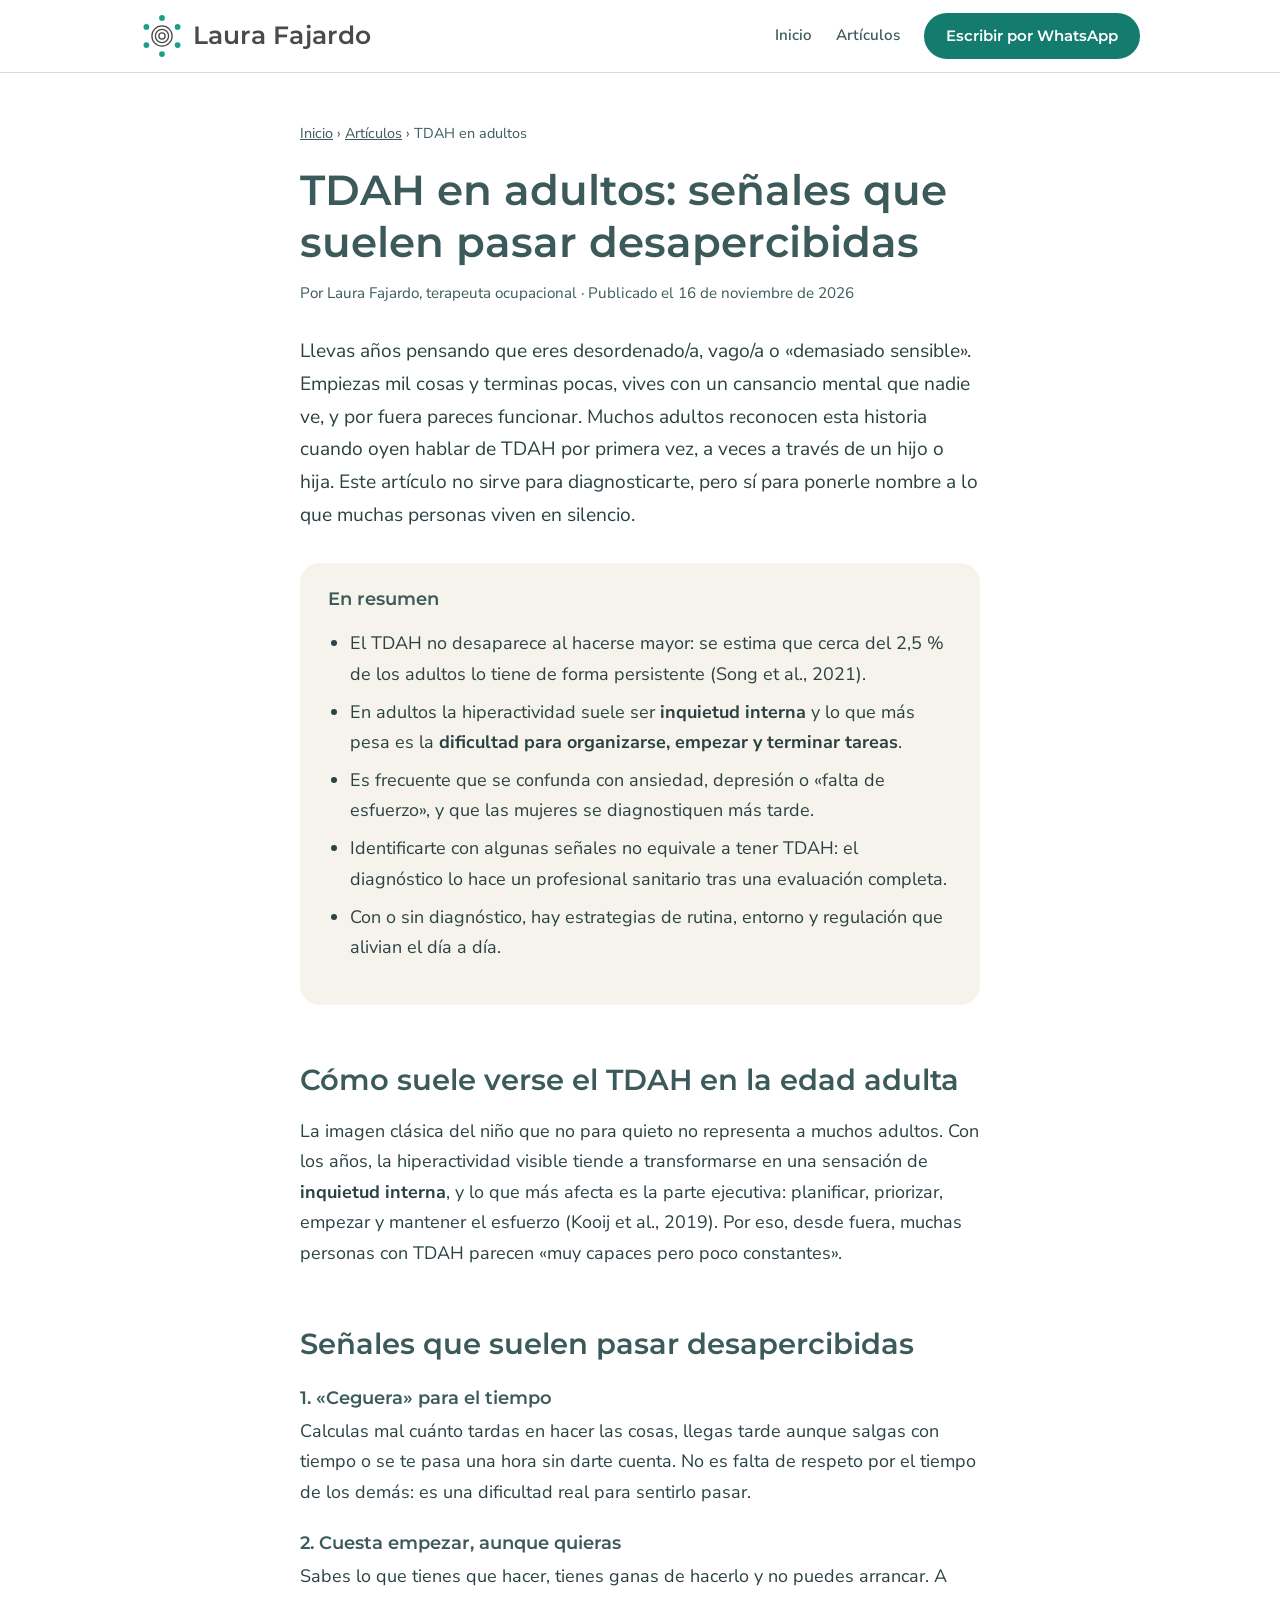
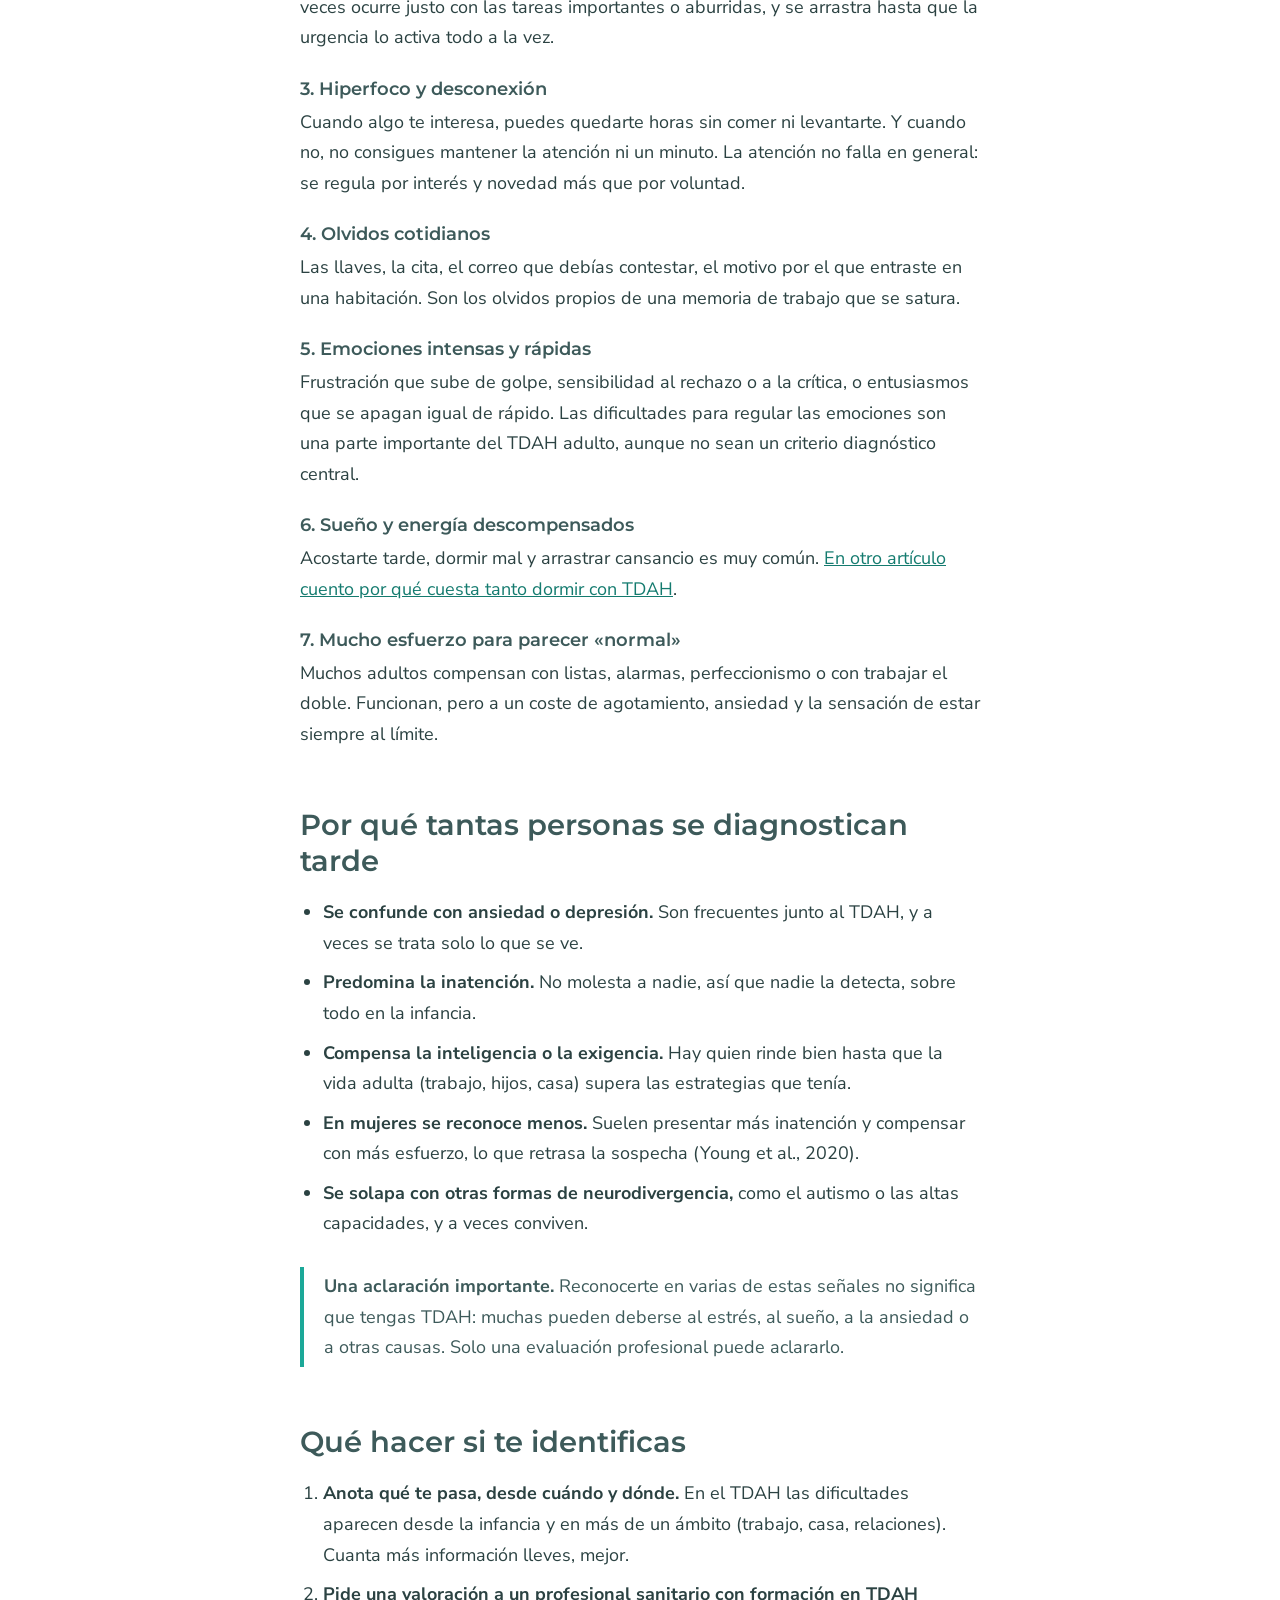
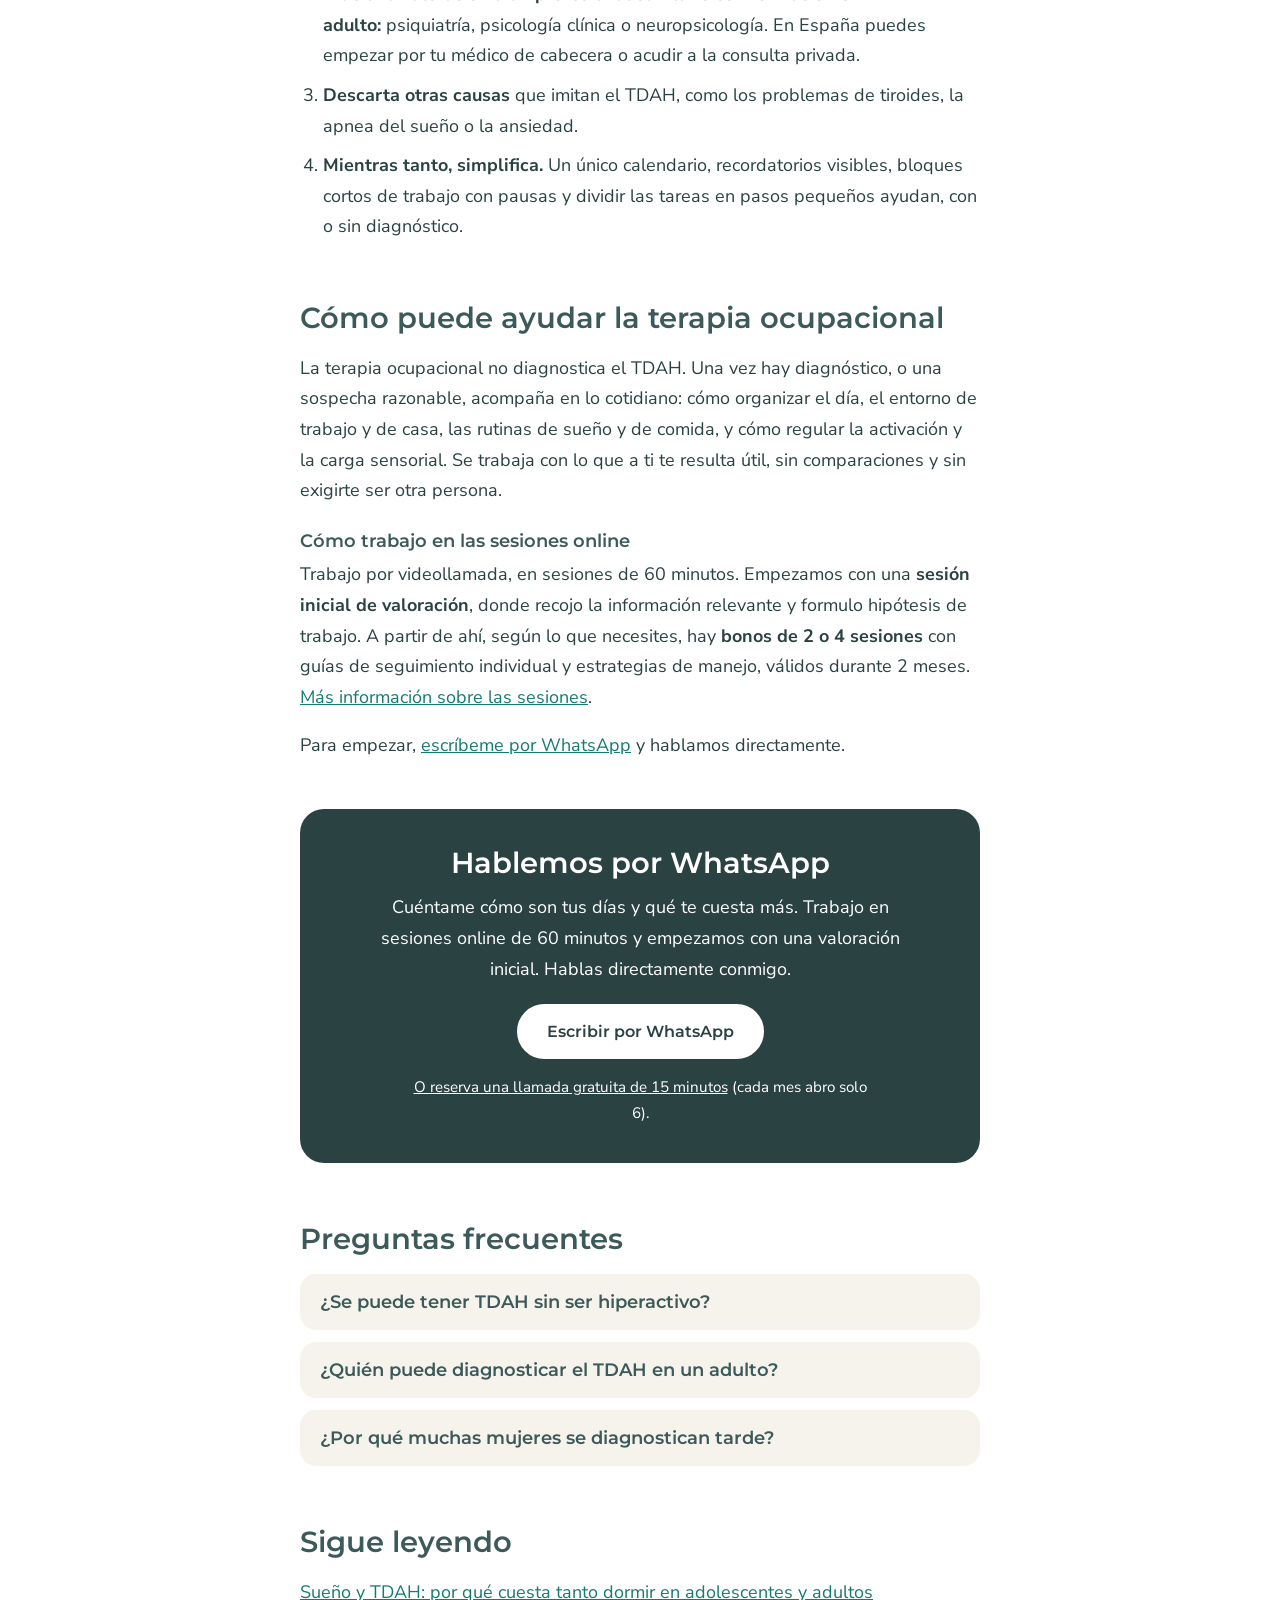
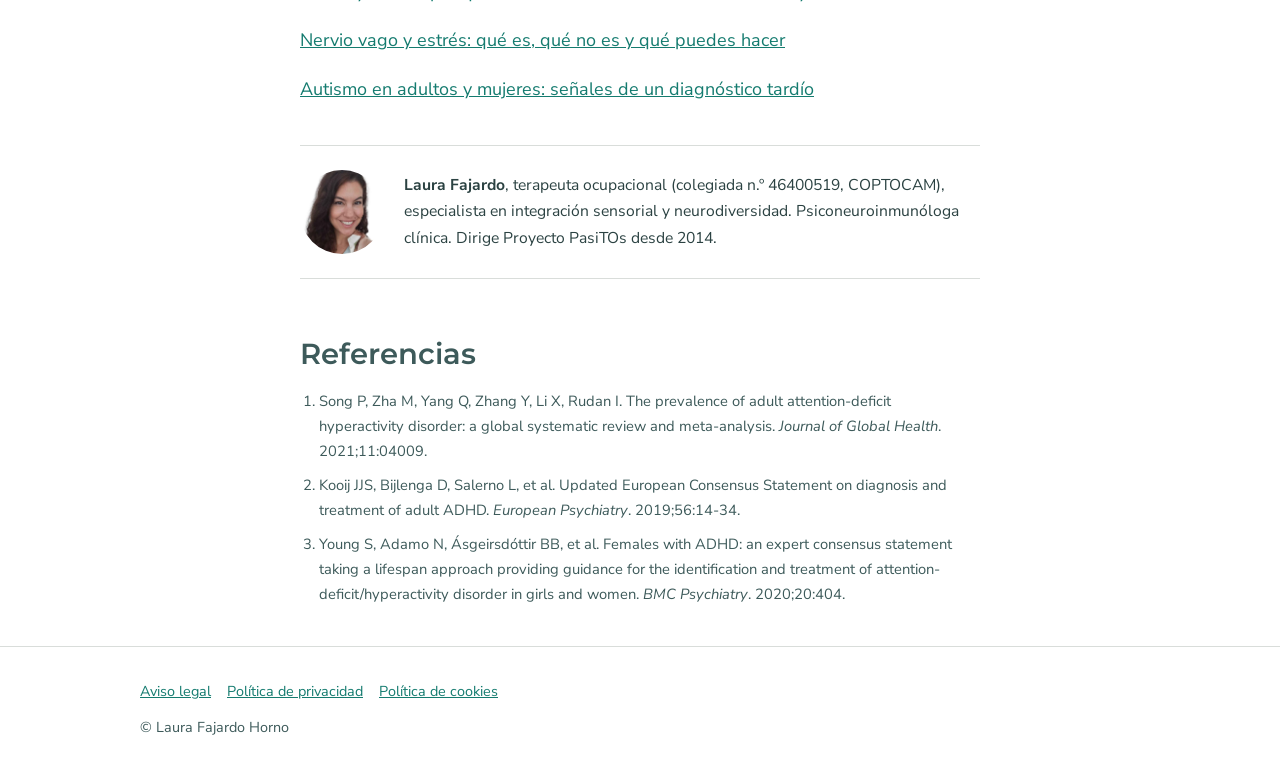
<file: blog/tdah-adultos-senales.html>
<!DOCTYPE html>
<html lang="es">
<head>
<meta charset="UTF-8">
<meta name="viewport" content="width=device-width, initial-scale=1.0">
<title>TDAH en adultos: síntomas que pasan desapercibidos</title>
<meta name="description" content="Señales de TDAH en adultos que suelen confundirse con falta de esfuerzo o con ansiedad, por qué tantas personas se diagnostican tarde y qué hacer.">
<meta name="author" content="Laura Fajardo">
<link rel="canonical" href="https://www.laurafajardoto.com/blog/tdah-adultos-senales.html">
<link rel="icon" href="/marca/logo/favicon.svg" type="image/svg+xml">
<meta property="og:type" content="article">
<meta property="og:locale" content="es_ES">
<meta property="og:title" content="TDAH en adultos: señales que suelen pasar desapercibidas">
<meta property="og:description" content="Señales de TDAH en adultos que se confunden con falta de esfuerzo o ansiedad, y qué hacer si te identificas.">
<meta property="og:url" content="https://www.laurafajardoto.com/blog/tdah-adultos-senales.html">
<meta property="og:image" content="https://www.laurafajardoto.com/marca/subir-a-github/og-laura-fajardo.jpg">
<meta name="twitter:card" content="summary_large_image">
<link rel="preconnect" href="https://fonts.googleapis.com">
<link rel="preconnect" href="https://fonts.gstatic.com" crossorigin>
<link href="https://fonts.googleapis.com/css2?family=Montserrat:wght@500;600&family=Nunito+Sans:wght@400;600&display=swap" rel="stylesheet">
<link rel="stylesheet" href="/blog/estilos.css">
<script type="application/ld+json">
{"@context":"https://schema.org","@type":"Article","headline":"TDAH en adultos: señales que suelen pasar desapercibidas","description":"Señales de TDAH en adultos que suelen confundirse con falta de esfuerzo o con ansiedad, por qué tantas personas se diagnostican tarde y qué hacer.","inLanguage":"es-ES","datePublished":"2026-11-16","dateModified":"2026-11-16","mainEntityOfPage":"https://www.laurafajardoto.com/blog/tdah-adultos-senales.html","image":"https://www.laurafajardoto.com/marca/subir-a-github/og-laura-fajardo.jpg","author":{"@type":"Person","name":"Laura Fajardo","jobTitle":"Terapeuta ocupacional","url":"https://www.laurafajardoto.com/"},"publisher":{"@type":"Person","name":"Laura Fajardo"}}
</script>
<script type="application/ld+json">
{"@context":"https://schema.org","@type":"FAQPage","mainEntity":[
{"@type":"Question","name":"¿Se puede tener TDAH sin ser hiperactivo?","acceptedAnswer":{"@type":"Answer","text":"Sí. En muchos adultos predomina la inatención: dificultad para empezar tareas, olvidos, desorganización y cansancio mental. La hiperactividad suele convertirse en inquietud interna, por lo que pasa más desapercibida."}},
{"@type":"Question","name":"¿Quién puede diagnosticar el TDAH en un adulto?","acceptedAnswer":{"@type":"Answer","text":"El diagnóstico lo realiza un profesional sanitario con formación específica, como psiquiatría, psicología clínica o neuropsicología, mediante una evaluación completa. La terapia ocupacional no diagnostica el TDAH, pero puede acompañar el día a día una vez hay diagnóstico o sospecha."}},
{"@type":"Question","name":"¿Por qué muchas mujeres se diagnostican tarde?","acceptedAnswer":{"@type":"Answer","text":"En las niñas y mujeres predomina con más frecuencia la presentación inatenta y suelen compensar con mucho esfuerzo, por lo que sus dificultades se atribuyen a ansiedad o a carácter y el diagnóstico llega más tarde."}}
]}
</script>
</head>
<body>

<header>
  <div class="wrap bar">
    <a href="/" aria-label="Laura Fajardo, ir al inicio">
      <svg class="logo" xmlns="http://www.w3.org/2000/svg" viewBox="0 0 560 100" role="img" aria-label="Laura Fajardo">
        <g fill="none" stroke="#4a4a4a" stroke-width="3"><circle cx="50" cy="50" r="7"/><circle cx="50" cy="50" r="15"/><circle cx="50" cy="50" r="23"/></g>
        <g fill="#16a085"><circle cx="50" cy="9" r="6.5"/><circle cx="85.5" cy="29.5" r="6.5"/><circle cx="85.5" cy="70.5" r="6.5"/><circle cx="50" cy="91" r="6.5"/><circle cx="14.5" cy="70.5" r="6.5"/><circle cx="14.5" cy="29.5" r="6.5"/></g>
        <text x="120" y="68" font-family="Montserrat, Avenir Next, Segoe UI, Arial, sans-serif" font-size="56" font-weight="600" letter-spacing="0.5" fill="#4a4a4a">Laura Fajardo</text>
      </svg>
    </a>
    <nav aria-label="Principal">
      <ul>
        <li class="oculta-movil"><a href="/">Inicio</a></li>
        <li><a href="/blog/">Artículos</a></li>
        <li><a class="btn btn-p" href="https://wa.me/34613723272?text=Hola%20Laura%2C%20he%20le%C3%ADdo%20tu%20art%C3%ADculo%20sobre%20tDAH%20en%20adultos%3A%20s%C3%ADntomas%20que%20pasan%20desapercibidos%20y%20me%20gustar%C3%ADa%20hablar%20contigo%20sobre%20las%20sesiones%20online." target="_blank" rel="noopener">Escribir por WhatsApp</a></li>
      </ul>
    </nav>
  </div>
</header>

<main>
<article>
  <div class="texto">
    <p class="migas"><a href="/">Inicio</a> › <a href="/blog/">Artículos</a> › TDAH en adultos</p>
    <h1>TDAH en adultos: señales que suelen pasar desapercibidas</h1>
    <p class="meta">Por Laura Fajardo, terapeuta ocupacional · Publicado el 16 de noviembre de 2026</p>

    <p class="entradilla">Llevas años pensando que eres desordenado/a, vago/a o «demasiado sensible». Empiezas mil cosas y terminas pocas, vives con un cansancio mental que nadie ve, y por fuera pareces funcionar. Muchos adultos reconocen esta historia cuando oyen hablar de TDAH por primera vez, a veces a través de un hijo o hija. Este artículo no sirve para diagnosticarte, pero sí para ponerle nombre a lo que muchas personas viven en silencio.</p>

    <div class="resumen">
      <h2>En resumen</h2>
      <ul>
        <li>El TDAH no desaparece al hacerse mayor: se estima que cerca del 2,5 % de los adultos lo tiene de forma persistente (Song et al., 2021).</li>
        <li>En adultos la hiperactividad suele ser <strong>inquietud interna</strong> y lo que más pesa es la <strong>dificultad para organizarse, empezar y terminar tareas</strong>.</li>
        <li>Es frecuente que se confunda con ansiedad, depresión o «falta de esfuerzo», y que las mujeres se diagnostiquen más tarde.</li>
        <li>Identificarte con algunas señales no equivale a tener TDAH: el diagnóstico lo hace un profesional sanitario tras una evaluación completa.</li>
        <li>Con o sin diagnóstico, hay estrategias de rutina, entorno y regulación que alivian el día a día.</li>
      </ul>
    </div>

    <h2>Cómo suele verse el TDAH en la edad adulta</h2>
    <p>La imagen clásica del niño que no para quieto no representa a muchos adultos. Con los años, la hiperactividad visible tiende a transformarse en una sensación de <strong>inquietud interna</strong>, y lo que más afecta es la parte ejecutiva: planificar, priorizar, empezar y mantener el esfuerzo (Kooij et al., 2019). Por eso, desde fuera, muchas personas con TDAH parecen «muy capaces pero poco constantes».</p>

    <h2>Señales que suelen pasar desapercibidas</h2>
    <h3>1. «Ceguera» para el tiempo</h3>
    <p>Calculas mal cuánto tardas en hacer las cosas, llegas tarde aunque salgas con tiempo o se te pasa una hora sin darte cuenta. No es falta de respeto por el tiempo de los demás: es una dificultad real para sentirlo pasar.</p>
    <h3>2. Cuesta empezar, aunque quieras</h3>
    <p>Sabes lo que tienes que hacer, tienes ganas de hacerlo y no puedes arrancar. A veces ocurre justo con las tareas importantes o aburridas, y se arrastra hasta que la urgencia lo activa todo a la vez.</p>
    <h3>3. Hiperfoco y desconexión</h3>
    <p>Cuando algo te interesa, puedes quedarte horas sin comer ni levantarte. Y cuando no, no consigues mantener la atención ni un minuto. La atención no falla en general: se regula por interés y novedad más que por voluntad.</p>
    <h3>4. Olvidos cotidianos</h3>
    <p>Las llaves, la cita, el correo que debías contestar, el motivo por el que entraste en una habitación. Son los olvidos propios de una memoria de trabajo que se satura.</p>
    <h3>5. Emociones intensas y rápidas</h3>
    <p>Frustración que sube de golpe, sensibilidad al rechazo o a la crítica, o entusiasmos que se apagan igual de rápido. Las dificultades para regular las emociones son una parte importante del TDAH adulto, aunque no sean un criterio diagnóstico central.</p>
    <h3>6. Sueño y energía descompensados</h3>
    <p>Acostarte tarde, dormir mal y arrastrar cansancio es muy común. <a href="/blog/sueno-tdah-adolescentes-adultos.html">En otro artículo cuento por qué cuesta tanto dormir con TDAH</a>.</p>
    <h3>7. Mucho esfuerzo para parecer «normal»</h3>
    <p>Muchos adultos compensan con listas, alarmas, perfeccionismo o con trabajar el doble. Funcionan, pero a un coste de agotamiento, ansiedad y la sensación de estar siempre al límite.</p>

    <h2>Por qué tantas personas se diagnostican tarde</h2>
    <ul>
      <li><strong>Se confunde con ansiedad o depresión.</strong> Son frecuentes junto al TDAH, y a veces se trata solo lo que se ve.</li>
      <li><strong>Predomina la inatención.</strong> No molesta a nadie, así que nadie la detecta, sobre todo en la infancia.</li>
      <li><strong>Compensa la inteligencia o la exigencia.</strong> Hay quien rinde bien hasta que la vida adulta (trabajo, hijos, casa) supera las estrategias que tenía.</li>
      <li><strong>En mujeres se reconoce menos.</strong> Suelen presentar más inatención y compensar con más esfuerzo, lo que retrasa la sospecha (Young et al., 2020).</li>
      <li><strong>Se solapa con otras formas de neurodivergencia,</strong> como el autismo o las altas capacidades, y a veces conviven.</li>
    </ul>

    <div class="aviso">
      <p><strong>Una aclaración importante.</strong> Reconocerte en varias de estas señales no significa que tengas TDAH: muchas pueden deberse al estrés, al sueño, a la ansiedad o a otras causas. Solo una evaluación profesional puede aclararlo.</p>
    </div>

    <h2>Qué hacer si te identificas</h2>
    <ol>
      <li><strong>Anota qué te pasa, desde cuándo y dónde.</strong> En el TDAH las dificultades aparecen desde la infancia y en más de un ámbito (trabajo, casa, relaciones). Cuanta más información lleves, mejor.</li>
      <li><strong>Pide una valoración a un profesional sanitario con formación en TDAH adulto:</strong> psiquiatría, psicología clínica o neuropsicología. En España puedes empezar por tu médico de cabecera o acudir a la consulta privada.</li>
      <li><strong>Descarta otras causas</strong> que imitan el TDAH, como los problemas de tiroides, la apnea del sueño o la ansiedad.</li>
      <li><strong>Mientras tanto, simplifica.</strong> Un único calendario, recordatorios visibles, bloques cortos de trabajo con pausas y dividir las tareas en pasos pequeños ayudan, con o sin diagnóstico.</li>
    </ol>

    <h2>Cómo puede ayudar la terapia ocupacional</h2>
    <p>La terapia ocupacional no diagnostica el TDAH. Una vez hay diagnóstico, o una sospecha razonable, acompaña en lo cotidiano: cómo organizar el día, el entorno de trabajo y de casa, las rutinas de sueño y de comida, y cómo regular la activación y la carga sensorial. Se trabaja con lo que a ti te resulta útil, sin comparaciones y sin exigirte ser otra persona.</p>
    <h3>Cómo trabajo en las sesiones online</h3>
    <p>Trabajo por videollamada, en sesiones de 60 minutos. Empezamos con una <strong>sesión inicial de valoración</strong>, donde recojo la información relevante y formulo hipótesis de trabajo. A partir de ahí, según lo que necesites, hay <strong>bonos de 2 o 4 sesiones</strong> con guías de seguimiento individual y estrategias de manejo, válidos durante 2 meses. <a href="/#sesiones">Más información sobre las sesiones</a>.</p>
    <p>Para empezar, <a href="https://wa.me/34613723272?text=Hola%20Laura%2C%20he%20le%C3%ADdo%20tu%20art%C3%ADculo%20sobre%20tDAH%20en%20adultos%3A%20s%C3%ADntomas%20que%20pasan%20desapercibidos%20y%20me%20gustar%C3%ADa%20hablar%20contigo%20sobre%20las%20sesiones%20online." target="_blank" rel="noopener">escríbeme por WhatsApp</a> y hablamos directamente.</p>

    <div class="cta">
      <h2>Hablemos por WhatsApp</h2>
      <p>Cuéntame cómo son tus días y qué te cuesta más. Trabajo en sesiones online de 60 minutos y empezamos con una valoración inicial. Hablas directamente conmigo.</p>
      <a class="btn btn-p" href="https://wa.me/34613723272?text=Hola%20Laura%2C%20he%20le%C3%ADdo%20tu%20art%C3%ADculo%20sobre%20tDAH%20en%20adultos%3A%20s%C3%ADntomas%20que%20pasan%20desapercibidos%20y%20me%20gustar%C3%ADa%20hablar%20contigo%20sobre%20las%20sesiones%20online." target="_blank" rel="noopener">Escribir por WhatsApp</a>
      <p style="margin-top:16px;font-size:.95rem"><a href="https://calendar.app.google/Lk1KQupNKWJ7DPoT9" target="_blank" rel="noopener" style="color:#fff">O reserva una llamada gratuita de 15 minutos</a> (cada mes abro solo 6).</p>
    </div>

    <section class="faq" aria-label="Preguntas frecuentes">
      <h2>Preguntas frecuentes</h2>
      <details><summary>¿Se puede tener TDAH sin ser hiperactivo?</summary><p>Sí. En muchos adultos predomina la inatención: dificultad para empezar tareas, olvidos, desorganización y cansancio mental. La hiperactividad suele convertirse en inquietud interna, por lo que pasa más desapercibida.</p></details>
      <details><summary>¿Quién puede diagnosticar el TDAH en un adulto?</summary><p>El diagnóstico lo realiza un profesional sanitario con formación específica, como psiquiatría, psicología clínica o neuropsicología, mediante una evaluación completa. La terapia ocupacional no diagnostica el TDAH, pero puede acompañar el día a día una vez hay diagnóstico o sospecha.</p></details>
      <details><summary>¿Por qué muchas mujeres se diagnostican tarde?</summary><p>En las niñas y mujeres predomina con más frecuencia la presentación inatenta y suelen compensar con mucho esfuerzo, por lo que sus dificultades se atribuyen a ansiedad o a carácter y el diagnóstico llega más tarde.</p></details>
    </section>

    <h2>Sigue leyendo</h2>
    <p><a href="/blog/sueno-tdah-adolescentes-adultos.html">Sueño y TDAH: por qué cuesta tanto dormir en adolescentes y adultos</a></p>
    <p><a href="/blog/nervio-vago-estres-regulacion.html">Nervio vago y estrés: qué es, qué no es y qué puedes hacer</a></p>
    <p><a href="/blog/autismo-adultos-mujeres-diagnostico-tardio.html">Autismo en adultos y mujeres: señales de un diagnóstico tardío</a></p>

    <div class="autora">
      <img src="/img/laura.jpg" alt="Laura Fajardo" width="84" height="84" loading="lazy">
      <p><strong>Laura Fajardo</strong>, terapeuta ocupacional (colegiada n.º 46400519, COPTOCAM), especialista en integración sensorial y neurodiversidad. Psiconeuroinmunóloga clínica. Dirige Proyecto PasiTOs desde 2014.</p>
    </div>

    <h2>Referencias</h2>
    <!-- CONFIRMAR: revisar títulos, autores, años y datos de las referencias antes de dejar el artículo definitivo -->
    <ol class="refs">
      <li>Song P, Zha M, Yang Q, Zhang Y, Li X, Rudan I. The prevalence of adult attention-deficit hyperactivity disorder: a global systematic review and meta-analysis. <em>Journal of Global Health</em>. 2021;11:04009.</li>
      <li>Kooij JJS, Bijlenga D, Salerno L, et al. Updated European Consensus Statement on diagnosis and treatment of adult ADHD. <em>European Psychiatry</em>. 2019;56:14-34.</li>
      <li>Young S, Adamo N, Ásgeirsdóttir BB, et al. Females with ADHD: an expert consensus statement taking a lifespan approach providing guidance for the identification and treatment of attention-deficit/hyperactivity disorder in girls and women. <em>BMC Psychiatry</em>. 2020;20:404.</li>
    </ol>
  </div>
</article>
</main>

<footer>
  <div class="wrap">
    <a href="/legal/aviso-legal.html">Aviso legal</a><a href="/legal/politica-de-privacidad.html">Política de privacidad</a><a href="/legal/politica-de-cookies.html">Política de cookies</a>
    <p style="margin-top:12px">© Laura Fajardo Horno</p>
  </div>
</footer>

<div class="barra-movil"><a class="btn btn-p" href="https://wa.me/34613723272?text=Hola%20Laura%2C%20he%20le%C3%ADdo%20tu%20art%C3%ADculo%20sobre%20tDAH%20en%20adultos%3A%20s%C3%ADntomas%20que%20pasan%20desapercibidos%20y%20me%20gustar%C3%ADa%20hablar%20contigo%20sobre%20las%20sesiones%20online." target="_blank" rel="noopener">Escribir por WhatsApp</a></div>
</body>
</html>
</file>
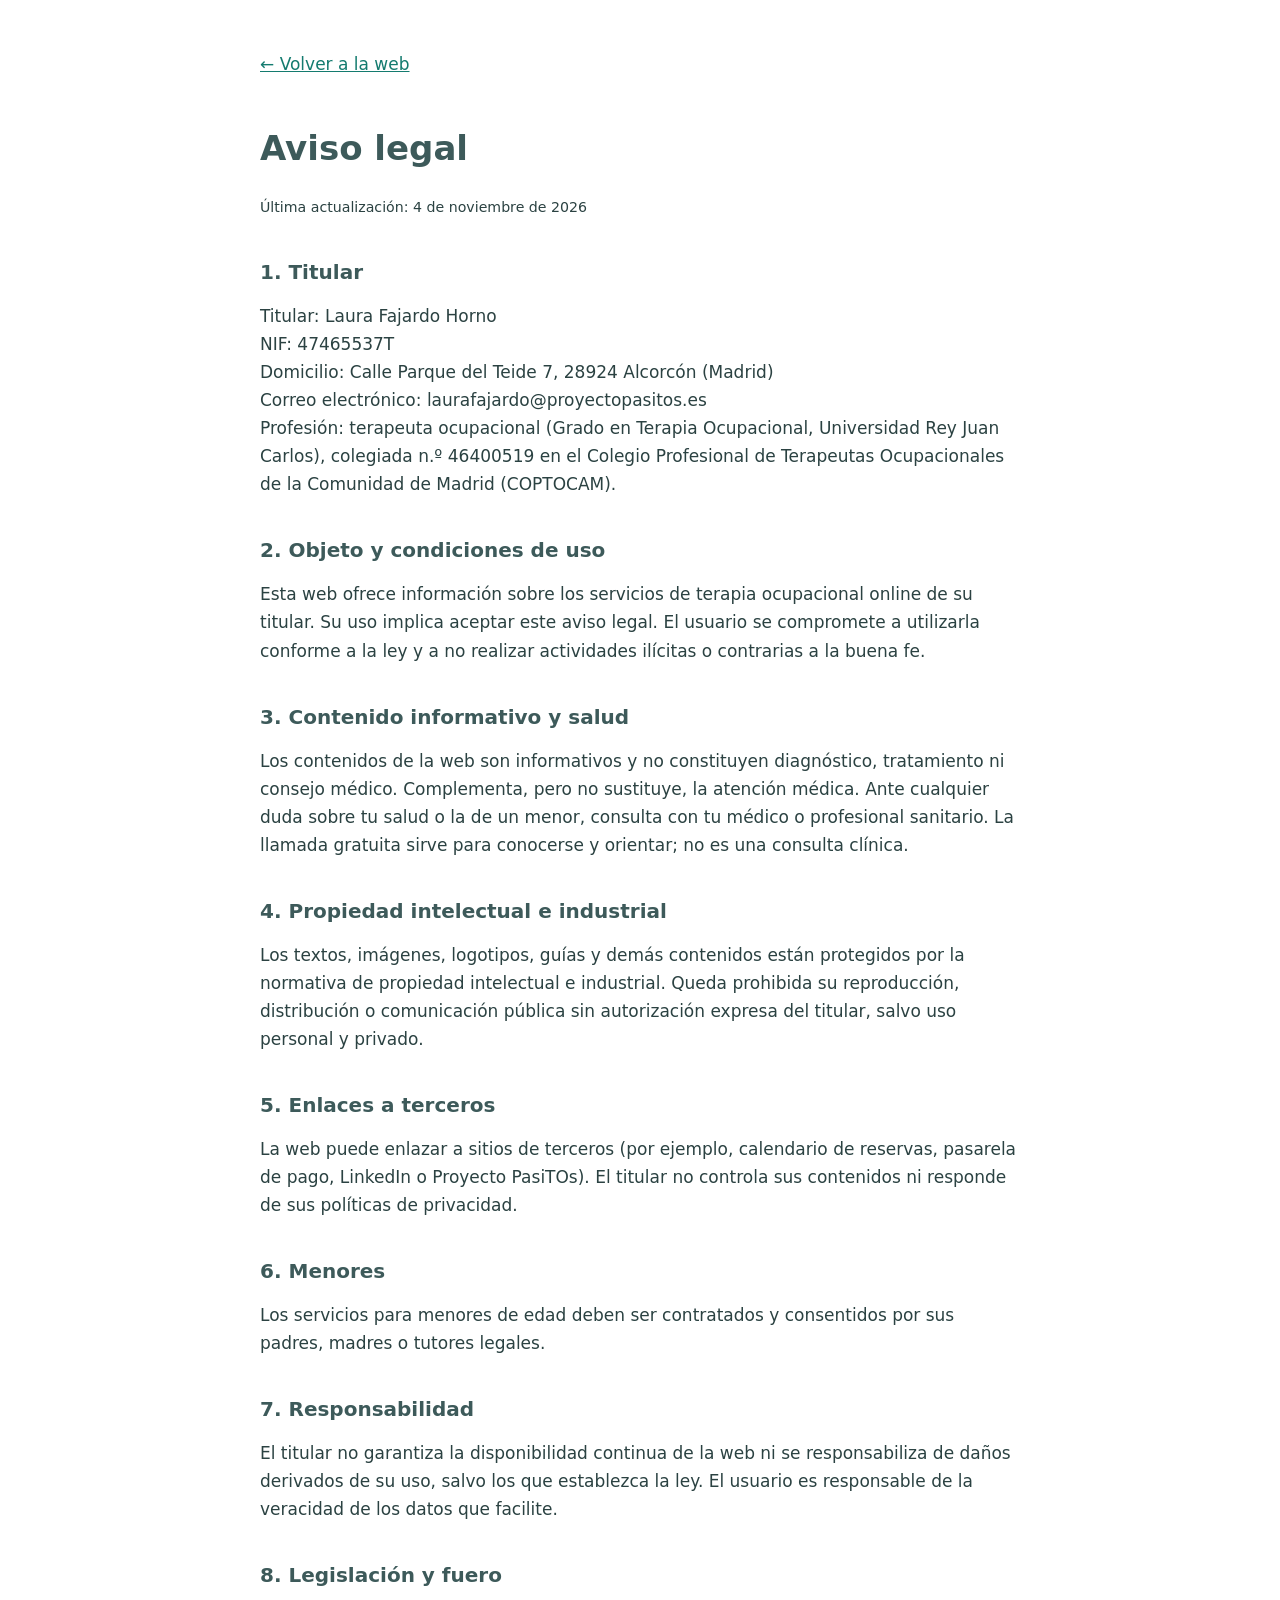
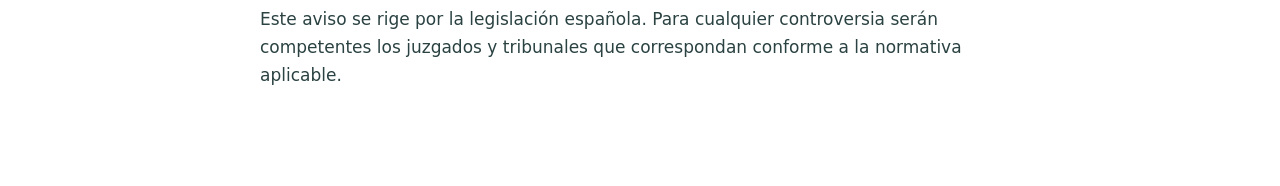
<file: legal/aviso-legal.html>
<!DOCTYPE html>
<html lang="es"><head><meta charset="UTF-8"><meta name="viewport" content="width=device-width, initial-scale=1.0">
<title>Aviso legal | Laura Fajardo</title><meta name="robots" content="noindex">
<link rel="icon" href="../marca/logo/favicon.svg" type="image/svg+xml">
<style>body{font-family:system-ui,'Nunito Sans',sans-serif;font-size:17px;line-height:1.65;color:#2B4242;margin:0}
main{max-width:760px;margin:0 auto;padding:40px 20px 80px}h1,h2{font-family:Montserrat,system-ui,sans-serif;color:#3D5A5A;line-height:1.25}
h2{font-size:1.25rem;margin-top:2em}a{color:#147B6F}ul{padding-left:1.2em}.back{display:inline-block;min-height:44px;padding:10px 0}
table{border-collapse:collapse;width:100%;font-size:.95rem}td,th{border:1px solid #D9DDDA;padding:8px;text-align:left}</style></head><body><main>
<a class="back" href="../index.html">&larr; Volver a la web</a>
<h1>Aviso legal</h1><p><small>Última actualización: 4 de noviembre de 2026</small></p>
<h2>1. Titular</h2>
<p>Titular: Laura Fajardo Horno<br>NIF: 47465537T<br>Domicilio: Calle Parque del Teide 7, 28924 Alcorcón (Madrid)<br>Correo electrónico: laurafajardo@proyectopasitos.es<br>
Profesión: terapeuta ocupacional (Grado en Terapia Ocupacional, Universidad Rey Juan Carlos), colegiada n.º 46400519 en el Colegio Profesional de Terapeutas Ocupacionales de la Comunidad de Madrid (COPTOCAM).</p>
<h2>2. Objeto y condiciones de uso</h2>
<p>Esta web ofrece información sobre los servicios de terapia ocupacional online de su titular. Su uso implica aceptar este aviso legal. El usuario se compromete a utilizarla conforme a la ley y a no realizar actividades ilícitas o contrarias a la buena fe.</p>
<h2>3. Contenido informativo y salud</h2>
<p>Los contenidos de la web son informativos y no constituyen diagnóstico, tratamiento ni consejo médico. Complementa, pero no sustituye, la atención médica. Ante cualquier duda sobre tu salud o la de un menor, consulta con tu médico o profesional sanitario. La llamada gratuita sirve para conocerse y orientar; no es una consulta clínica.</p>
<h2>4. Propiedad intelectual e industrial</h2>
<p>Los textos, imágenes, logotipos, guías y demás contenidos están protegidos por la normativa de propiedad intelectual e industrial. Queda prohibida su reproducción, distribución o comunicación pública sin autorización expresa del titular, salvo uso personal y privado.</p>
<h2>5. Enlaces a terceros</h2>
<p>La web puede enlazar a sitios de terceros (por ejemplo, calendario de reservas, pasarela de pago, LinkedIn o Proyecto PasiTOs). El titular no controla sus contenidos ni responde de sus políticas de privacidad.</p>
<h2>6. Menores</h2>
<p>Los servicios para menores de edad deben ser contratados y consentidos por sus padres, madres o tutores legales.</p>
<h2>7. Responsabilidad</h2>
<p>El titular no garantiza la disponibilidad continua de la web ni se responsabiliza de daños derivados de su uso, salvo los que establezca la ley. El usuario es responsable de la veracidad de los datos que facilite.</p>
<h2>8. Legislación y fuero</h2>
<p>Este aviso se rige por la legislación española. Para cualquier controversia serán competentes los juzgados y tribunales que correspondan conforme a la normativa aplicable.</p>
</main></body></html>
</file>
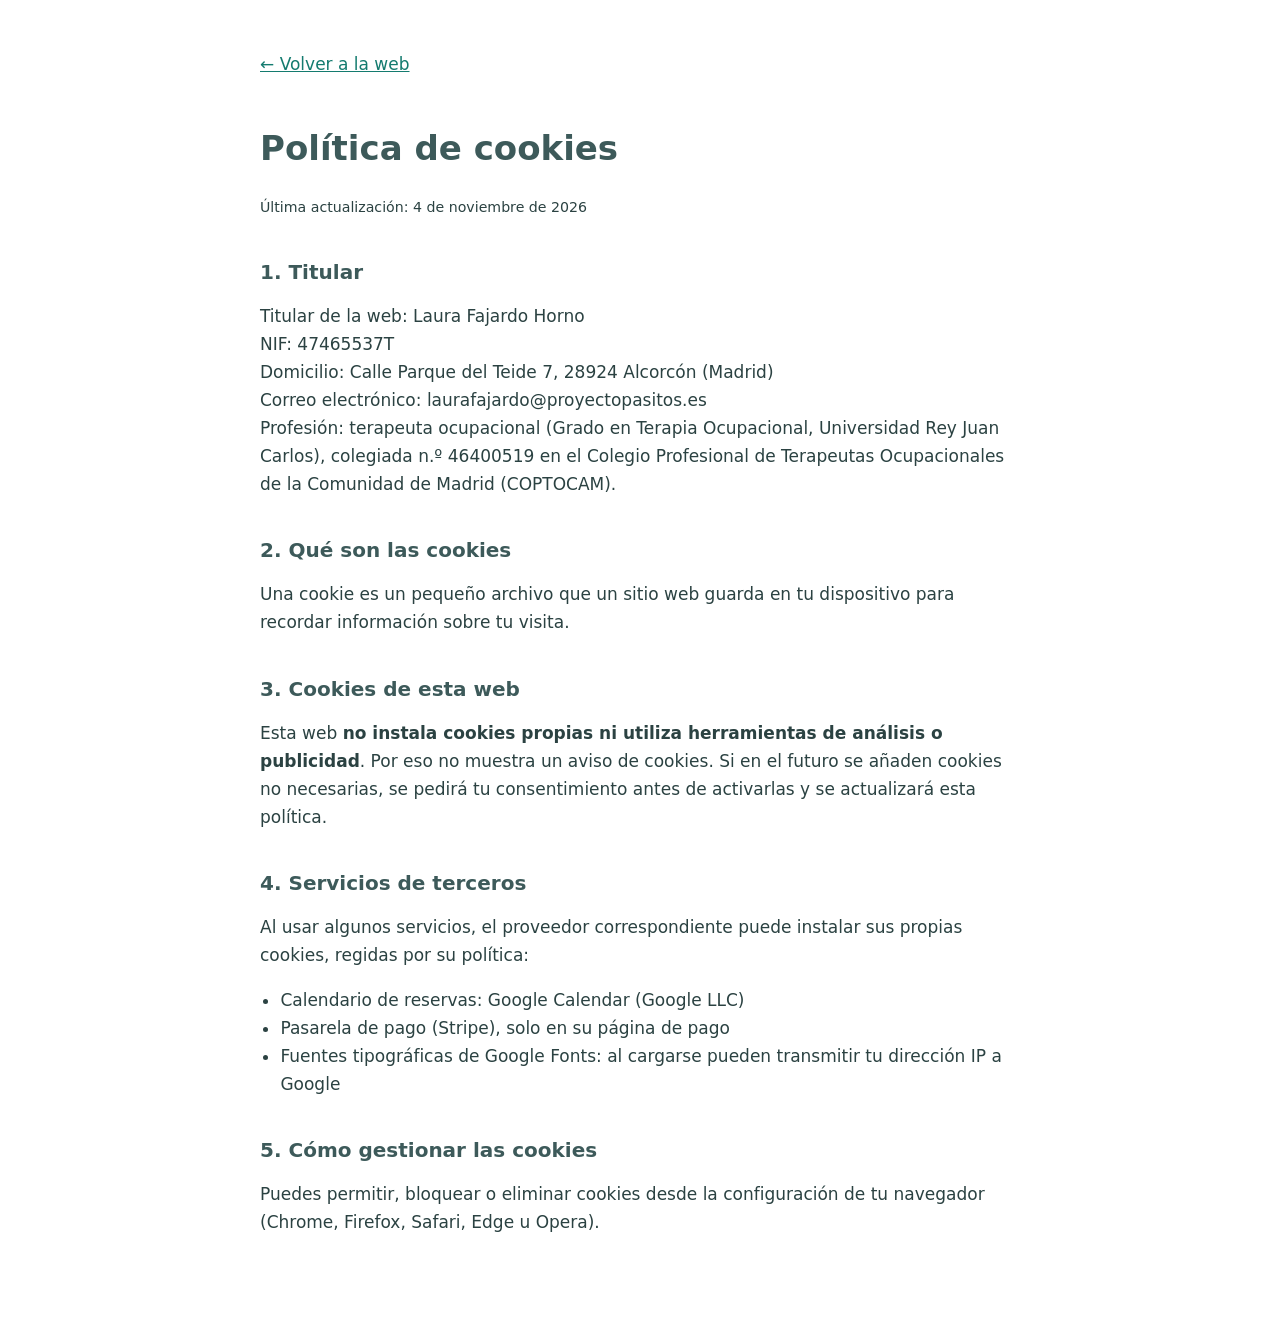
<file: legal/politica-de-cookies.html>
<!DOCTYPE html>
<html lang="es"><head><meta charset="UTF-8"><meta name="viewport" content="width=device-width, initial-scale=1.0">
<title>Política de cookies | Laura Fajardo</title><meta name="robots" content="noindex">
<link rel="icon" href="../marca/logo/favicon.svg" type="image/svg+xml">
<style>body{font-family:system-ui,'Nunito Sans',sans-serif;font-size:17px;line-height:1.65;color:#2B4242;margin:0}
main{max-width:760px;margin:0 auto;padding:40px 20px 80px}h1,h2{font-family:Montserrat,system-ui,sans-serif;color:#3D5A5A;line-height:1.25}
h2{font-size:1.25rem;margin-top:2em}a{color:#147B6F}ul{padding-left:1.2em}.back{display:inline-block;min-height:44px;padding:10px 0}
table{border-collapse:collapse;width:100%;font-size:.95rem}td,th{border:1px solid #D9DDDA;padding:8px;text-align:left}</style></head><body><main>
<a class="back" href="../index.html">&larr; Volver a la web</a>
<h1>Política de cookies</h1><p><small>Última actualización: 4 de noviembre de 2026</small></p>
<h2>1. Titular</h2>
<p>Titular de la web: Laura Fajardo Horno<br>NIF: 47465537T<br>Domicilio: Calle Parque del Teide 7, 28924 Alcorcón (Madrid)<br>Correo electrónico: laurafajardo@proyectopasitos.es<br>
Profesión: terapeuta ocupacional (Grado en Terapia Ocupacional, Universidad Rey Juan Carlos), colegiada n.º 46400519 en el Colegio Profesional de Terapeutas Ocupacionales de la Comunidad de Madrid (COPTOCAM).</p>
<h2>2. Qué son las cookies</h2>
<p>Una cookie es un pequeño archivo que un sitio web guarda en tu dispositivo para recordar información sobre tu visita.</p>
<h2>3. Cookies de esta web</h2>
<p>Esta web <b>no instala cookies propias ni utiliza herramientas de análisis o publicidad</b>. Por eso no muestra un aviso de cookies. Si en el futuro se añaden cookies no necesarias, se pedirá tu consentimiento antes de activarlas y se actualizará esta política.</p>
<h2>4. Servicios de terceros</h2>
<p>Al usar algunos servicios, el proveedor correspondiente puede instalar sus propias cookies, regidas por su política:</p>
<ul><li>Calendario de reservas: Google Calendar (Google LLC)</li><li>Pasarela de pago (Stripe), solo en su página de pago</li><li>Fuentes tipográficas de Google Fonts: al cargarse pueden transmitir tu dirección IP a Google</li></ul>
<h2>5. Cómo gestionar las cookies</h2>
<p>Puedes permitir, bloquear o eliminar cookies desde la configuración de tu navegador (Chrome, Firefox, Safari, Edge u Opera).</p>
</main></body></html>
</file>
<file: blog/estilos.css>
:root{
  --pizarra:#3D5A5A;
  --pizarra-profunda:#2B4242;
  --turquesa:#1BA898;
  --turquesa-profunda:#147B6F;
  --crema:#F5F3EC;
  --blanco:#fff;
  --borde:#D9DDDA;
}
*{margin:0;padding:0;box-sizing:border-box}
body{font-family:'Nunito Sans',system-ui,sans-serif;font-size:18px;line-height:1.7;color:var(--pizarra-profunda);background:var(--blanco)}
h1,h2,h3{font-family:'Montserrat',system-ui,sans-serif;font-weight:600;line-height:1.25;color:var(--pizarra)}
h1{font-size:clamp(1.8rem,4.2vw,2.6rem)}
h2{font-size:clamp(1.35rem,2.8vw,1.8rem);margin:2em 0 .6em}
h3{font-size:1.1rem;margin:1.4em 0 .4em}
p+p{margin-top:1em}
a{color:var(--turquesa-profunda)}
.wrap{max-width:1040px;margin:0 auto;padding:0 20px}
.texto{max-width:720px;margin:0 auto;padding:0 20px}
:focus-visible{outline:3px solid var(--pizarra);outline-offset:3px}

.btn{display:inline-flex;align-items:center;justify-content:center;min-height:48px;padding:12px 28px;border-radius:999px;font-family:'Montserrat',system-ui,sans-serif;font-weight:600;font-size:1rem;text-decoration:none;border:2px solid var(--turquesa-profunda);cursor:pointer}
.btn-p{background:var(--turquesa-profunda);color:#fff}
.btn-p:hover{background:var(--pizarra-profunda);border-color:var(--pizarra-profunda)}
.btn-s{background:transparent;color:var(--turquesa-profunda)}
.btn-s:hover{background:var(--turquesa-profunda);color:#fff}

header{position:sticky;top:0;z-index:10;background:var(--blanco);border-bottom:1px solid var(--borde)}
.bar{display:flex;align-items:center;justify-content:space-between;gap:16px;min-height:72px}
.logo{height:44px;width:auto;display:block}
nav ul{display:flex;gap:24px;list-style:none;align-items:center}
nav a:not(.btn){color:var(--pizarra);text-decoration:none;font-weight:600;font-size:.95rem;padding:10px 0;display:inline-block}
nav a:not(.btn):hover{color:var(--turquesa-profunda)}
nav .btn{min-height:44px;padding:8px 20px;font-size:.95rem}
@media(max-width:820px){nav li.oculta-movil{display:none}nav ul{gap:16px}}

/* artículo */
article{padding:48px 0 24px}
.migas{font-size:.9rem;color:var(--pizarra);margin-bottom:20px}
.migas a{color:var(--pizarra)}
.meta{margin:12px 0 28px;font-size:.95rem;color:var(--pizarra)}
.entradilla{font-size:1.2rem;color:var(--pizarra-profunda)}
.resumen{background:var(--crema);border-radius:20px;padding:24px 28px;margin:32px 0}
.resumen h2{margin:0 0 .5em;font-size:1.15rem}
.resumen ul{margin-left:1.2em}
.resumen li+li{margin-top:.4em}
article ul,article ol{margin:1em 0 1em 1.3em}
article li+li{margin-top:.5em}
.aviso{border-left:4px solid var(--turquesa);padding:4px 0 4px 20px;margin:28px 0;color:var(--pizarra)}
.cta{background:var(--pizarra-profunda);color:#fff;border-radius:24px;padding:36px 32px;margin:48px 0;text-align:center}
.cta h2{color:#fff;margin:0 0 .4em}
.cta p{max-width:52ch;margin-inline:auto}
.cta .btn-p{background:#fff;color:var(--pizarra-profunda);border-color:#fff;margin-top:20px}
.cta .btn-p:hover{background:var(--crema)}
.autora{display:flex;gap:20px;align-items:center;border-top:1px solid var(--borde);border-bottom:1px solid var(--borde);padding:24px 0;margin:40px 0}
.autora img{width:84px;height:84px;border-radius:50%;object-fit:cover;object-position:center 20%;flex:none}
.autora p{font-size:.98rem}
.faq details{background:var(--crema);border-radius:16px;padding:4px 20px;margin-top:12px}
.faq summary{min-height:48px;display:flex;align-items:center;cursor:pointer;font-family:'Montserrat',sans-serif;font-weight:600;color:var(--pizarra)}
.faq p{padding:0 0 16px}
.refs{font-size:.92rem;color:var(--pizarra)}
.refs li+li{margin-top:.6em}

/* listado */
.listado{padding:56px 0 72px}
.listado .lead{font-size:1.15rem;max-width:62ch;margin-top:12px}
.tarjetas{display:grid;grid-template-columns:repeat(2,1fr);gap:24px;margin-top:36px}
@media(max-width:820px){.tarjetas{grid-template-columns:1fr}}
.tarjeta{background:var(--blanco);border:1px solid var(--borde);border-radius:20px;padding:28px;display:flex;flex-direction:column;gap:10px}
.tarjeta .tag{font-family:'Montserrat',sans-serif;font-weight:600;font-size:.82rem;color:var(--turquesa-profunda);text-transform:uppercase;letter-spacing:.06em}
.tarjeta h2{margin:0;font-size:1.25rem}
.tarjeta h2 a{color:var(--pizarra);text-decoration:none}
.tarjeta h2 a:hover{color:var(--turquesa-profunda);text-decoration:underline}
.tarjeta .mas{margin-top:auto;font-weight:600}

footer{padding:32px 0;font-size:.9rem;color:var(--pizarra);border-top:1px solid var(--borde)}
footer a{margin-right:16px}
.barra-movil{display:none}
@media(max-width:820px){.barra-movil{display:block;position:fixed;left:0;right:0;bottom:0;z-index:20;padding:10px 16px calc(10px + env(safe-area-inset-bottom));background:rgba(255,255,255,.96);border-top:1px solid var(--borde)}.barra-movil .btn{width:100%}body{padding-bottom:72px}}
</file>
